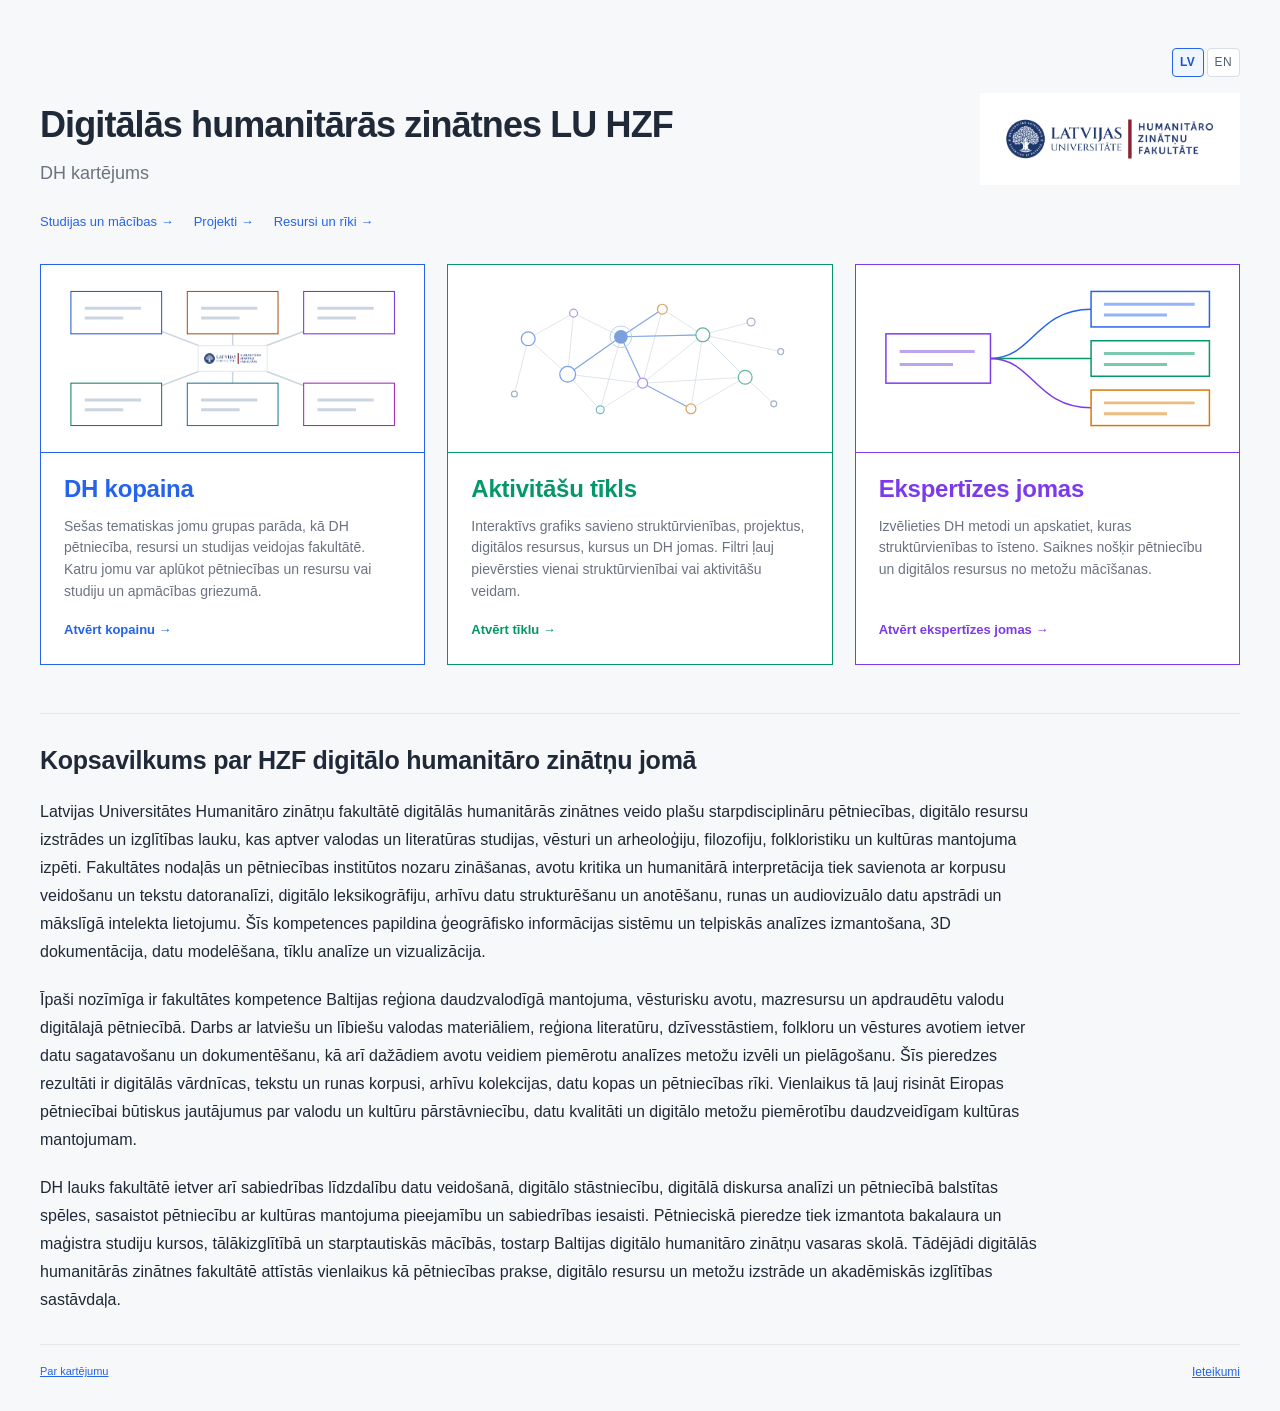
<file: index.html>
<!DOCTYPE html>
<html lang="lv">
<head>
<meta charset="utf-8"><meta name="viewport" content="width=device-width,initial-scale=1">
<title>LU HZF digitālo humanitāro zinātņu kartējums</title>
<style>
:root{--ink:#1f2937;--muted:#6b7280;--border:#e5e7eb;--bg:#f7f8fa;--blue:#2563eb;--green:#10b981;--purple:#8b5cf6}*{box-sizing:border-box}body{margin:0;background:var(--bg);color:var(--ink);font:14px/1.5 -apple-system,BlinkMacSystemFont,"Segoe UI",Roboto,Helvetica,Arial,sans-serif}main{max-width:1440px;margin:auto;padding:48px 40px 30px}.institution{font-size:12px;color:var(--muted);letter-spacing:.06em;text-transform:uppercase}header{max-width:900px}h1{font-size:36px;line-height:1.18;letter-spacing:-.025em;font-weight:650;margin:15px 0 14px}.lead{font-size:18px;color:var(--muted);max-width:800px;margin:0}.section-label{font-size:13px;font-weight:600;color:var(--muted);margin:38px 0 14px}.views{margin-top:32px;display:grid;grid-template-columns:repeat(3,minmax(0,1fr));gap:22px}.view{display:flex;flex-direction:column;text-decoration:none;color:var(--ink);background:#fff;border:1px solid var(--border);border-radius:10px;overflow:hidden;transition:border-color .15s,box-shadow .15s}.view:hover{border-color:#94a3b8;box-shadow:0 5px 20px #00000008}.view:focus-visible{outline:3px solid var(--blue);outline-offset:5px}.preview{height:188px;background:#fbfcfd;border-bottom:1px solid var(--border);padding:16px 24px;display:flex;align-items:center;justify-content:center}.preview svg{width:100%;max-width:340px;height:100%}.content{display:flex;flex-direction:column;flex:1;padding:22px 23px 24px}.eyebrow{font-size:11px;letter-spacing:.07em;text-transform:uppercase;color:var(--muted);margin-bottom:8px}.number{color:var(--blue);font-weight:700;margin-right:9px}h2{font-size:24px;line-height:1.2;margin:0 0 12px;font-weight:600;letter-spacing:-.01em}.description{font-size:14px;line-height:1.55;margin:0 0 18px;color:var(--muted)}.use{font-size:12px;margin:0 0 24px;padding-top:13px;border-top:1px solid var(--border);color:var(--muted)}.cta{margin-top:auto;font-size:13px;font-weight:600;color:var(--blue)}.context{display:grid;grid-template-columns:1fr 1fr;gap:36px;margin:30px 0 24px;padding:22px 0;border-top:1px solid var(--border);border-bottom:1px solid var(--border)}.context h3{font-size:13px;font-weight:600;margin:0 0 7px}.context p{font-size:12px;color:var(--muted);margin:0;max-width:590px}footer{font-size:11px;color:var(--muted);display:flex;justify-content:space-between;gap:20px;flex-wrap:wrap}footer a{color:var(--blue)}
@media(max-width:1050px){main{padding:32px 24px}.views{gap:15px}.content{padding:18px}h1{font-size:32px}h2{font-size:21px}.preview{padding:16px;height:160px}}
@media(max-width:760px){main{padding:26px 20px}.views{grid-template-columns:1fr}.preview{height:150px}.content{padding:20px}.context{grid-template-columns:1fr;gap:20px}h1{font-size:29px}.lead{font-size:16px}.section-label{margin-top:26px}.use{margin-bottom:18px}}
@media print{@page{size:A3 landscape;margin:12mm}*{-webkit-print-color-adjust:exact;print-color-adjust:exact}main{padding:0}.views{grid-template-columns:repeat(3,minmax(0,1fr))}.view{break-inside:avoid;box-shadow:none}footer a{display:none}}

.view{border-radius:0}.view:hover{box-shadow:none}

.offer-links{display:flex;gap:20px;flex-wrap:wrap;margin-top:25px;font-size:13px}.offer-links span{color:#6b7280}.offer-links a{color:#2563eb;text-decoration:none}

header{max-width:none;display:flex;justify-content:space-between;align-items:flex-start;gap:36px}.header-copy{max-width:900px}.header-logo{display:block;width:260px;height:auto;flex:none;margin-top:4px;background:#fff;padding:8px}.view:nth-child(1){--accent:#2563eb}.view:nth-child(2){--accent:#059669}.view:nth-child(3){--accent:#7c3aed}.view{border:1.5px solid var(--accent)}.view:hover{border-color:var(--accent);box-shadow:0 4px 18px #1725540d}.view h2,.view .cta{color:var(--accent)}.preview{background:#fff;border-bottom-color:var(--accent)}@media(max-width:1100px){.header-logo{width:210px}.header-copy{max-width:680px}}@media(max-width:760px){header{flex-direction:column-reverse;gap:18px}.header-logo{width:220px;align-self:flex-end}.header-copy{max-width:100%}}
.summary{margin-top:48px;padding-top:30px;border-top:1px solid var(--border)}.summary h2{max-width:960px;font-size:25px;line-height:1.3;margin:0 0 22px}.summary p{max-width:1000px;font-size:16px;line-height:1.75;margin:0 0 20px}.summary p:last-child{margin-bottom:0}@media(max-width:760px){.summary{margin-top:32px;padding-top:24px}.summary h2{font-size:22px}.summary p{font-size:15px;line-height:1.7}}
</style>
<script src="assets/external-links.js" defer></script>
<link rel="stylesheet" href="assets/i18n.css">
<script src="assets/translations-en.js"></script>
<script src="assets/i18n.js"></script>
</head>
<body><main><div class="language-switch" role="navigation" aria-label="Valoda"><a href="?lang=lv" data-language="lv">LV</a><a href="?lang=en" data-language="en">EN</a></div>
<header><div class="header-copy"><h1>Digitālās humanitārās zinātnes LU HZF</h1><p class="lead">DH kartējums</p></div><img data-logo-en="assets/HZF_logo_en.png" class="header-logo" src="assets/HZF_logo.png" alt="Latvijas Universitātes Humanitāro zinātņu fakultāte"></header>
<div class="offer-links"><a href="HZF_DH_piedavajums.html?sadala=studies">Studijas un mācības →</a><a href="HZF_DH_piedavajums.html?sadala=projects">Projekti →</a><a href="HZF_DH_piedavajums.html?sadala=resources">Resursi un rīki →</a></div>
<div class="views">
<a class="view" href="HZF_DH_karte.html" aria-labelledby="mapTitle">
<div class="preview"><svg viewBox="0 0 340 150" aria-hidden="true"><g fill="none" stroke="#cbd5e1" stroke-width="1.5"><path d="M170 75L52 30M170 75L170 30M170 75L288 30M170 75L52 120M170 75L170 120M170 75L288 120"/></g><g fill="#fff" stroke="#e5e7eb"><rect x="6" y="7" width="92" height="43" fill="#fff" stroke="#1d4ed8" rx="0"/><rect x="124" y="7" width="92" height="43" fill="#fff" stroke="#a34b16" rx="0"/><rect x="242" y="7" width="92" height="43" fill="#fff" stroke="#6d28d9" rx="0"/><rect x="6" y="100" width="92" height="43" fill="#fff" stroke="#047857" rx="0"/><rect x="124" y="100" width="92" height="43" fill="#fff" stroke="#0e7490" rx="0"/><rect x="242" y="100" width="92" height="43" fill="#fff" stroke="#a21caf" rx="0"/><rect x="135" y="62" width="70" height="26" rx="0"/></g><g stroke="#cbd5e1" stroke-width="3"><path d="M20 24H77M20 34H59M138 24H195M138 34H177M256 24H313M256 34H295M20 117H77M20 127H59M138 117H195M138 127H177M256 117H313M256 127H295"/></g><image data-logo-en="assets/HZF_logo_en.png" href="assets/HZF_logo.png" x="136" y="64" width="68" height="22" preserveAspectRatio="xMidYMid meet"/></svg></div>
<div class="content"><h2 id="mapTitle">DH kopaina</h2><p class="description">Sešas tematiskas jomu grupas parāda, kā DH pētniecība, resursi un studijas veidojas fakultātē. Katru jomu var aplūkot pētniecības un resursu vai studiju un apmācības griezumā.</p><span class="cta">Atvērt kopainu →</span></div></a>
<a class="view" href="HZF_DH_tikls.html" aria-labelledby="networkTitle">
<div class="preview"><svg viewBox="0 0 340 150" aria-hidden="true"><g fill="none" stroke="#bac8d6" stroke-opacity=".55" stroke-width=".85"><path d="M57 55L103 29L151 53L193 25L234 51L283 38M57 55L97 91L151 53L173 100L234 51L277 94M97 91L130 127L173 100L222 126L277 94M103 29L97 91M151 53L234 51M193 25L173 100M173 100L277 94M57 55L43 111M277 94L306 121M234 51L313 68M151 53L130 127M173 100L97 91M222 126L234 51"/></g><g fill="none" stroke="#6896e8" stroke-width="1.15" stroke-opacity=".8"><path d="M97 91L151 53L193 25M151 53L234 51M151 53L173 100L222 126"/></g><g fill="#fff" stroke-width="1.25"><circle cx="57" cy="55" r="7" stroke="#7aa2ec"/><circle cx="103" cy="29" r="4" stroke="#b49adf"/><circle cx="193" cy="25" r="5" stroke="#d8a568"/><circle cx="234" cy="51" r="7" stroke="#65b69b"/><circle cx="283" cy="38" r="4" stroke="#a4b4c6"/><circle cx="97" cy="91" r="8" stroke="#7aa2ec"/><circle cx="173" cy="100" r="5" stroke="#ae93dd"/><circle cx="277" cy="94" r="7" stroke="#65b69b"/><circle cx="130" cy="127" r="4" stroke="#73b9ca"/><circle cx="222" cy="126" r="5" stroke="#d8a568"/><circle cx="43" cy="111" r="3" stroke="#a4b4c6"/><circle cx="306" cy="121" r="3" stroke="#a4b4c6"/><circle cx="313" cy="68" r="3" stroke="#a4b4c6"/></g><circle cx="151" cy="53" r="7" fill="#7c9fe0"/><circle cx="151" cy="53" r="11" fill="none" stroke="#bfd0ef" stroke-width="1"/></svg></div>
<div class="content"><h2 id="networkTitle">Aktivitāšu tīkls</h2><p class="description">Interaktīvs grafiks savieno struktūrvienības, projektus, digitālos resursus, kursus un DH jomas. Filtri ļauj pievērsties vienai struktūrvienībai vai aktivitāšu veidam.</p><span class="cta">Atvērt tīklu →</span></div></a>
<a class="view" href="HZF_DH_ekspertize.html" aria-labelledby="expertTitle">
<div class="preview"><svg viewBox="0 0 340 150" aria-hidden="true"><g fill="none" stroke-width="1.5"><path stroke="#2563eb" d="M112 75C155 75 158 25 214 25"/><path stroke="#059669" d="M112 75H214"/><path stroke="#7c3aed" d="M112 75C155 75 158 125 214 125"/></g><g fill="#fff" stroke-width="1.5"><rect x="6" y="50" width="106" height="50" stroke="#7c3aed"/><rect x="214" y="7" width="120" height="36" stroke="#2563eb"/><rect x="214" y="57" width="120" height="36" stroke="#059669"/><rect x="214" y="107" width="120" height="36" stroke="#d97706"/></g><g stroke-width="3"><path stroke="#bca4ef" d="M20 68H96M20 81H74"/><path stroke="#93b4f7" d="M227 20h92M227 31h64"/><path stroke="#7cc9b1" d="M227 70h92M227 81h64"/><path stroke="#edbd7d" d="M227 120h92M227 131h64"/></g></svg></div>
<div class="content"><h2 id="expertTitle">Ekspertīzes jomas</h2><p class="description">Izvēlieties DH metodi un apskatiet, kuras struktūrvienības to īsteno. Saiknes nošķir pētniecību un digitālos resursus no metožu mācīšanas.</p><span class="cta">Atvērt ekspertīzes jomas →</span></div></a>
</div>


<section class="summary" aria-labelledby="summaryTitle">
<h2 id="summaryTitle">Kopsavilkums par HZF digitālo humanitāro zinātņu jomā</h2>
<p>Latvijas Universitātes Humanitāro zinātņu fakultātē digitālās humanitārās zinātnes veido plašu starpdisciplināru pētniecības, digitālo resursu izstrādes un izglītības lauku, kas aptver valodas un literatūras studijas, vēsturi un arheoloģiju, filozofiju, folkloristiku un kultūras mantojuma izpēti. Fakultātes nodaļās un pētniecības institūtos nozaru zināšanas, avotu kritika un humanitārā interpretācija tiek savienota ar korpusu veidošanu un tekstu datoranalīzi, digitālo leksikogrāfiju, arhīvu datu strukturēšanu un anotēšanu, runas un audiovizuālo datu apstrādi un mākslīgā intelekta lietojumu. Šīs kompetences papildina ģeogrāfisko informācijas sistēmu un telpiskās analīzes izmantošana, 3D dokumentācija, datu modelēšana, tīklu analīze un vizualizācija.</p>
<p>Īpaši nozīmīga ir fakultātes kompetence Baltijas reģiona daudzvalodīgā mantojuma, vēsturisku avotu, mazresursu un apdraudētu valodu digitālajā pētniecībā. Darbs ar latviešu un lībiešu valodas materiāliem, reģiona literatūru, dzīvesstāstiem, folkloru un vēstures avotiem ietver datu sagatavošanu un dokumentēšanu, kā arī dažādiem avotu veidiem piemērotu analīzes metožu izvēli un pielāgošanu. Šīs pieredzes rezultāti ir digitālās vārdnīcas, tekstu un runas korpusi, arhīvu kolekcijas, datu kopas un pētniecības rīki. Vienlaikus tā ļauj risināt Eiropas pētniecībai būtiskus jautājumus par valodu un kultūru pārstāvniecību, datu kvalitāti un digitālo metožu piemērotību daudzveidīgam kultūras mantojumam.</p>
<p>DH lauks fakultātē ietver arī sabiedrības līdzdalību datu veidošanā, digitālo stāstniecību, digitālā diskursa analīzi un pētniecībā balstītas spēles, sasaistot pētniecību ar kultūras mantojuma pieejamību un sabiedrības iesaisti. Pētnieciskā pieredze tiek izmantota bakalaura un maģistra studiju kursos, tālākizglītībā un starptautiskās mācībās, tostarp Baltijas digitālo humanitāro zinātņu vasaras skolā. Tādējādi digitālās humanitārās zinātnes fakultātē attīstās vienlaikus kā pētniecības prakse, digitālo resursu un metožu izstrāde un akadēmiskās izglītības sastāvdaļa.</p>
</section>
<footer style="margin-top:30px;padding-top:18px;border-top:1px solid #e5e7eb"><a href="par-kartejumu.html">Par kartējumu</a> <a href="ieteikumi.html" style="margin-left:10px;font-size:12px">Ieteikumi</a></footer></main></body></html>
</file>
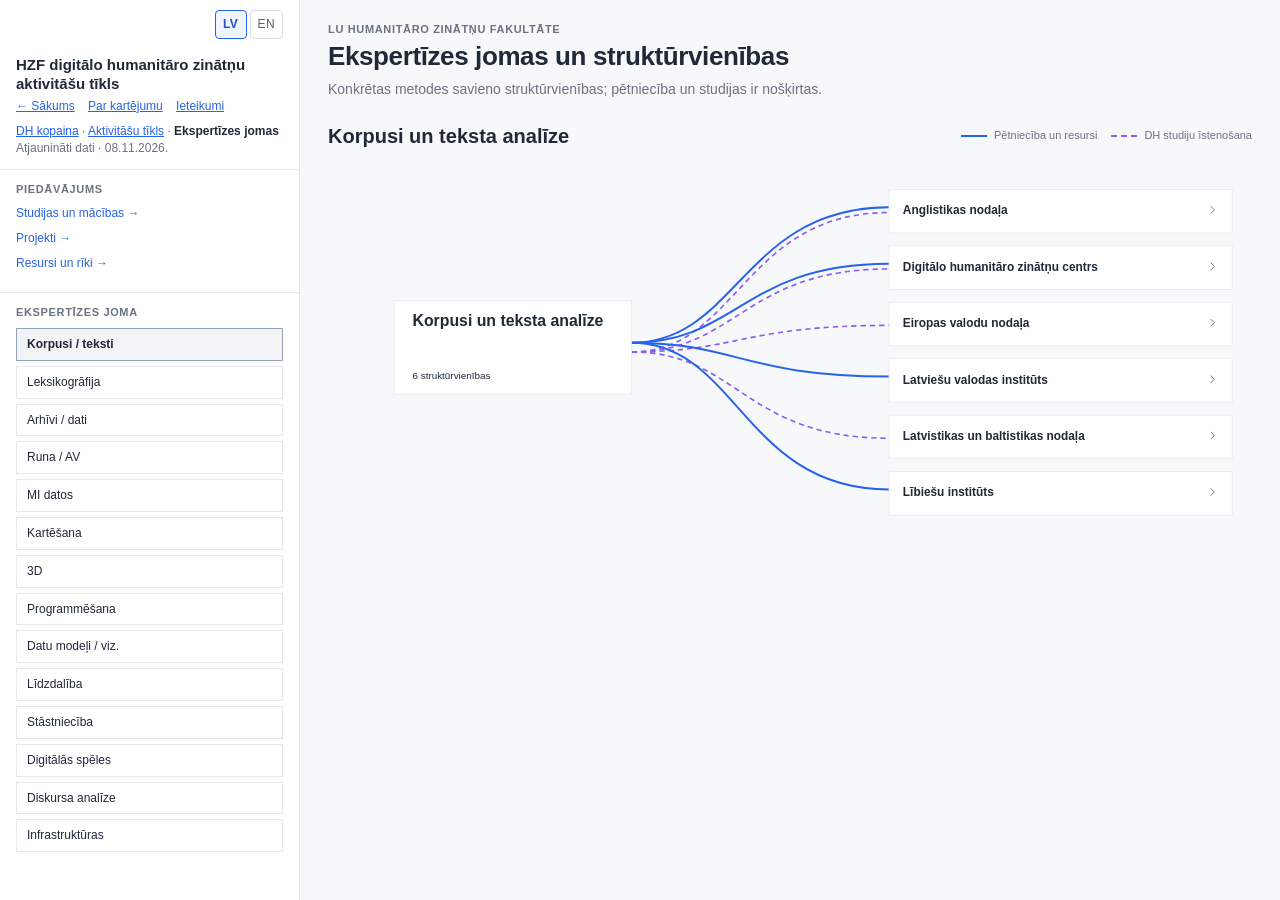
<file: HZF_DH_ekspertize.html>
<!DOCTYPE html>
<html lang="lv"><head><meta charset="utf-8"><meta name="viewport" content="width=device-width,initial-scale=1"><title>LU HZF · DH kartējums</title>
<style>
:root{--ink:#142e3b;--muted:#566d78;--paper:#f5f6f2;--line:#d7dfdc;--teal:#087d81;--purple:#6854a4}*{box-sizing:border-box}[hidden]{display:none!important}body{margin:0;background:var(--paper);color:var(--ink);font:16px/1.45 -apple-system,BlinkMacSystemFont,'Segoe UI',Arial,sans-serif}button,a{touch-action:manipulation}button{font:inherit;cursor:pointer}a{color:#075e6a}button:focus-visible,a:focus-visible{outline:3px solid #0d949b;outline-offset:4px}header{padding:25px 4vw 17px;display:flex;align-items:center;justify-content:space-between;gap:20px}.kicker{font-size:12px;letter-spacing:.12em;text-transform:uppercase;color:var(--muted);font-weight:650}h1{font-size:34px;line-height:1.14;letter-spacing:-.025em;margin:6px 0;font-weight:650}.subtitle{color:var(--muted);margin:0;font-size:16px}nav{display:flex;gap:6px;flex-shrink:0}nav a{text-decoration:none;padding:10px 15px;border-radius:5px;font-size:14px;color:var(--ink)}nav .active{background:var(--ink);color:white}main{max-width:1700px;margin:auto;padding:0 4vw 25px}.overview{position:relative;isolation:isolate;padding:7px 0}.branches{position:absolute;inset:0;width:100%;height:100%;z-index:-1;pointer-events:none}.domain-grid{display:grid;grid-template-columns:repeat(3,minmax(0,1fr));gap:110px 40px;padding:18px 0}.domain{position:relative;background:#fff;border:1px solid #d7dfdc;border-radius:10px;box-shadow:0 4px 16px #17333d06;padding:20px 23px 17px;text-align:left;color:var(--ink);min-height:250px;display:flex;flex-direction:column;transition:transform .15s,box-shadow .15s}.domain:hover{transform:translateY(-3px);box-shadow:0 7px 24px #17333d16}.domain:before{content:'';position:absolute;left:23px;right:23px;top:0;height:5px;border-radius:0 0 3px 3px;background:var(--accent)}.domain-top{display:flex;align-items:start;gap:12px}.domain-index{font-size:14px;color:var(--accent);font-weight:650;padding-top:5px}.domain h2{font-size:24px;line-height:1.15;font-weight:600;margin:0 0 9px;letter-spacing:-.02em}.methods{color:var(--muted);font-size:14px;margin:0 0 17px;min-height:40px}.examples{margin:0 0 14px;font-size:17px;line-height:1.45}.examples span{color:var(--accent)}.unitline{margin-top:auto;border-top:1px solid #e3e7e3;padding-top:10px;font-size:13px;color:var(--muted);line-height:1.5}.unitline b{font-weight:550;color:var(--ink)}.hub{position:absolute;left:50%;top:50%;transform:translate(-50%,-50%);padding:12px 34px;background:var(--ink);color:white;border-radius:40px;white-space:nowrap;font-size:21px;font-weight:600;letter-spacing:.04em}.hub small{font-size:12px;color:#c4d9da;font-weight:400;letter-spacing:0;margin-left:16px}.microlegend{display:flex;align-items:center;justify-content:space-between;gap:15px;flex-wrap:wrap;color:var(--muted);font-size:12px;padding:8px 0 0}.microlegend a{text-decoration:none}.subtle{color:var(--muted);font-size:13px}.quietbutton{border:1px solid var(--line);border-radius:5px;background:transparent;color:var(--ink);padding:6px 11px;font-size:13px}.methodbar{display:flex;flex-wrap:wrap;gap:7px;padding:12px 0 18px;border-bottom:1px solid var(--line)}.methodbar button{background:transparent;border:1px solid #c9d6d5;color:var(--ink);border-radius:30px;padding:8px 15px;font-size:14px}.methodbar button[aria-pressed=true]{background:var(--ink);color:white;border-color:var(--ink)}.focusheader{display:flex;justify-content:space-between;align-items:center;margin-top:17px;gap:20px}.focusheader h2{font-size:25px;letter-spacing:-.02em;margin:0;font-weight:600}.legend{display:flex;flex-wrap:wrap;align-items:center;gap:19px;font-size:12px;color:var(--muted)}.legend span{display:flex;align-items:center;gap:7px}.line{width:26px;height:0;border-top:3px solid var(--teal);display:inline-block}.line.study{border-color:var(--purple);border-top-style:dashed}.flow{width:100%;display:block;height:auto;min-height:280px}.flow text{font-family:-apple-system,BlinkMacSystemFont,'Segoe UI',Arial,sans-serif;fill:var(--ink)}.node{cursor:pointer}.node:hover rect{stroke:#3c6e77;stroke-width:2}.faint{opacity:.24}.blank{padding:50px;text-align:center;color:var(--muted)}.hint{font-size:12px;color:var(--muted);margin:0}.actions{display:flex;gap:15px;align-items:center}.scope{margin-top:16px;border-top:1px solid var(--line);padding-top:12px}.scope summary{font-size:13px;color:var(--muted);cursor:pointer}.scope p{font-size:13px;color:var(--muted);max-width:1100px}.scope a{overflow-wrap:anywhere}.scope .extras{display:flex;gap:18px;flex-wrap:wrap}dialog{border:1px solid var(--line);border-radius:9px;width:calc(100% - 40px);max-width:850px;max-height:88vh;background:#fff;color:var(--ink);padding:25px;box-shadow:0 15px 100px #142e3b45}dialog::backdrop{background:#142e3b77}.dhead{display:flex;justify-content:space-between;align-items:start;gap:20px;padding-bottom:10px}dialog h2{margin:5px 0 0;font-size:25px;line-height:1.25}dialog h3{font-size:17px;margin:10px 0}.entry{padding:17px 0;border-top:1px solid var(--line)}.entry p{font-size:14px;margin:6px 0}.tags{display:flex;gap:6px;flex-wrap:wrap;font-size:11px;color:var(--muted)}.tags span{background:#edf2f1;padding:3px 6px;border-radius:3px}.entry details{font-size:12px;margin-top:10px}.entry details li{overflow-wrap:anywhere;margin:5px 0}.entry details summary{cursor:pointer;color:#526e78}.dintro{font-size:14px;color:var(--muted);margin-bottom:17px}.unitfilters{display:flex;flex-wrap:wrap;gap:8px;margin:12px 0}.unitfilters button{border:1px solid var(--line);background:transparent;border-radius:5px;padding:7px 10px;font-size:12px}.unitfilters .selected{background:#e5f0ef;border-color:#568a8b}.printonly{display:none}footer{display:flex;justify-content:space-between;gap:15px;flex-wrap:wrap;font-size:11px;color:var(--muted);margin-top:16px}.overview-title{display:none}
@media(min-width:1600px){.domain{min-height:280px}.domain h2{font-size:28px}.examples{font-size:20px}.unitline{font-size:14px}}
@media(max-width:1100px){header{align-items:start}h1{font-size:28px}nav a{padding:8px 10px}.domain-grid{gap:90px 22px}.domain{padding:18px;min-height:270px}.domain:before{left:18px;right:18px}.domain h2{font-size:21px}.examples{font-size:16px}.unitline{font-size:12px}.hub{font-size:18px}.hub small{display:none}}
@media(max-width:760px){header{flex-direction:column;padding:23px 20px 10px;gap:12px}h1{font-size:27px}main{padding:0 20px 24px}.subtitle{font-size:14px}.domain-grid{grid-template-columns:1fr;gap:16px}.domain{min-height:0}.domain h2{font-size:24px}.methods{min-height:0}.unitline{font-size:13px}.branches,.hub{display:none}.domain-grid{padding-top:14px}.domain-index{font-size:12px}.focusheader{display:block}.legend{margin-top:12px}.methodbar{gap:6px}.methodbar button{font-size:12px;padding:7px 11px}.focusheader h2{font-size:22px}.microlegend{display:block}.microlegend .actions{margin:10px 0}.flow{min-height:0}.scope .extras{display:grid}}
@media print{@page{size:A3 landscape;margin:12mm}*{-webkit-print-color-adjust:exact;print-color-adjust:exact}body{background:var(--paper)}header{padding:0 0 12px}main{padding:0}nav,.actions,.scope,footer,.methodbar,.hint,.microlegend,.dhead button{display:none!important}.domain-grid{gap:82px 25px;padding:10px 0}.domain{min-height:225px;box-shadow:none}.domain h2{font-size:23px}.hub{font-size:18px}.hub small{display:none}.overview{break-inside:avoid}.flow{max-height:600px}.focusheader{margin-top:0}.subtitle{font-size:14px}.domain .unitline{font-size:12px}}

/* Shared appearance with the activity network. */
:root{--ink:#1f2937;--muted:#6b7280;--paper:#f7f8fa;--line:#e5e7eb;--teal:#2563eb;--purple:#8b5cf6}
html,body{height:100%;font-family:-apple-system,BlinkMacSystemFont,"Segoe UI",Roboto,Helvetica,Arial,sans-serif}
body{font-size:14px;line-height:1.4}a{color:#2563eb}
#app{display:flex;height:100vh;overflow:hidden}#sidebar{width:300px;min-width:300px;background:#fff;border-right:1px solid var(--line);overflow:auto}
#sidebar h1{font-size:15px;letter-spacing:0;margin:0;padding:16px 16px 4px;line-height:1.3;font-weight:700}
#sidebar .sub{font-size:12px;color:var(--muted);padding:0 16px 12px}nav{display:inline;line-height:1.45}nav a{padding:0;border-radius:0;font-size:12px;color:#2563eb;text-decoration:underline}nav .active{background:transparent;color:var(--ink);text-decoration:none;font-weight:700;pointer-events:none}
.side-section{padding:12px 16px;border-top:1px solid var(--line)}.side-section h2{font-size:11px;text-transform:uppercase;letter-spacing:.06em;color:var(--muted);margin:0 0 8px}.side-note{font-size:12px;color:var(--muted);margin:8px 0;line-height:1.5}.side-link{font-size:12px}.key{display:flex;align-items:center;gap:9px;font-size:13px;margin:8px 0}.key-dot{width:12px;height:12px;border-radius:50%;background:#10b981}.key-diamond{width:11px;height:11px;background:#2563eb;transform:rotate(45deg)}
main{flex:1;min-width:0;max-width:none;padding:0 28px 20px;overflow:auto;margin:0}header{padding:22px 0 14px;display:block}.kicker{font-size:11px;letter-spacing:.06em}h1{font-size:26px;font-weight:600;margin:5px 0 8px;letter-spacing:-.015em}.subtitle{font-size:14px}
.domain-grid{gap:82px 22px;padding:16px 0}.domain{border:1px solid var(--line);border-radius:8px;box-shadow:none;padding:18px 18px 14px;min-height:248px}.domain:hover{transform:none;box-shadow:0 3px 14px #0000000d;border-color:#10b981}.domain:before{height:3px;left:18px;right:18px}.domain-index{font-size:12px;padding-top:3px}.domain h2{font-size:21px;font-weight:600;letter-spacing:-.01em}.methods{font-size:12px;min-height:34px;margin-bottom:13px}.examples{font-size:15px}.examples span{color:#047857}.unitline{font-size:12px;border-color:var(--line)}.hub{background:#fff;border:1px solid var(--line);color:var(--ink);border-radius:8px;font-size:17px;padding:10px 23px;letter-spacing:0}.hub small{color:var(--muted);font-size:11px}.branches path{stroke:#cbd5e1}.microlegend{font-size:11px}.quietbutton{background:#fff;border-radius:6px}.methodbar{padding:0;border:0;display:grid;gap:5px}.methodbar button{font-size:12px;text-align:left;padding:7px 10px;border:1px solid var(--line);border-radius:6px;background:#fff}.methodbar button:hover{background:#f3f4f6}.methodbar button[aria-pressed=true]{background:#ecfdf5;color:#065f46;border-color:#10b981;font-weight:600}.focusheader{margin-top:8px}.focusheader h2{font-size:20px;letter-spacing:0}.legend{font-size:11px;gap:14px}.line{border-color:#2563eb;border-width:2px}.line.study{border-color:#8b5cf6}.flow{min-height:0}.hint{font-size:11px}.scope p,.scope summary{font-size:12px}.tags span{background:#f3f4f6}dialog{border-color:var(--line);box-shadow:0 6px 24px #00000020;border-radius:10px}dialog::backdrop{background:#11182766}.unitfilters .selected{background:#ecfdf5;border-color:#10b981}footer{font-size:11px}
@media(min-width:1600px){.domain{min-height:260px}.domain h2{font-size:23px}.examples{font-size:16px}}
@media(max-width:1150px) and (min-width:901px){main{padding:0 20px 20px}.domain-grid{grid-template-columns:repeat(2,minmax(0,1fr));gap:18px}.hub,.branches{display:none}.domain{min-height:240px}.focusheader{display:block}.legend{margin-top:10px}}
@media(max-width:900px){html,body{height:auto}#app{display:block;height:auto;overflow:visible}#sidebar{width:100%;min-width:0;overflow:visible}main{overflow:visible;padding:0 20px 20px}header{padding:20px 0 12px}.side-section{padding:10px 16px}#methodSection .methodbar{display:flex;flex-wrap:wrap}#sidebar .side-section:not(#methodSection){display:none}.domain-grid{grid-template-columns:repeat(2,minmax(0,1fr));gap:16px}.hub,.branches{display:none}.domain{min-height:230px}.focusheader{display:block}.legend{margin-top:10px}}
@media(max-width:600px){.domain-grid{grid-template-columns:1fr}.domain{min-height:0}.domain h2{font-size:21px}h1{font-size:24px}.unitline{font-size:12px}.flow{min-height:0}}
@media print{html,body{height:auto}#app{display:block;height:auto;overflow:visible}#sidebar{display:none!important}main{overflow:visible;padding:0}header{padding-top:0}.domain-grid{grid-template-columns:repeat(3,minmax(0,1fr));gap:82px 22px}.hub,.branches{display:block}.domain{min-height:230px}.flow{max-height:600px}}


.course-span{display:flex;align-items:center;gap:24px;justify-content:space-between;padding:16px 18px;margin:18px 0 12px;border:1px solid #e5e7eb;border-left:3px solid #8b5cf6;border-radius:8px;background:#fff}.course-span h2{font-size:17px;margin:0 0 7px}.course-span p{font-size:13px;margin:0;max-width:950px}.course-span .side-note{font-size:11px;margin-top:7px}.course-span button{flex-shrink:0}@media(max-width:760px){.course-span{display:block}.course-span button{margin-top:12px}}

.education-block{margin:18px 0 12px}.education-block>h2{font-size:17px;margin:0 0 10px}.education-grid{display:grid;grid-template-columns:1fr 1fr;gap:18px}.education-grid .course-span{margin:0;display:flex;flex-direction:column;align-items:flex-start;justify-content:space-between;gap:12px;padding:14px 17px}.course-span h3{font-size:16px;margin:0 0 8px}.education-grid .course-span p{font-size:12px}.education-grid .course-span .side-note{font-size:11px}.education-grid .quietbutton{font-size:12px}@media(max-width:1000px){.education-grid{grid-template-columns:1fr}}

.domain-icon{width:25px;height:25px;display:block;color:#64748b}.domain-index{padding-top:0;flex-shrink:0}.domain-top{gap:10px}

.domain,.hub,.course-span,dialog,.quietbutton,.methodbar button,.unitfilters button,.tags span{border-radius:0}.domain:before{display:none}.domain:hover{border-color:#94a3b8;box-shadow:none}.course-span{border-left:1px solid #e5e7eb}.methodbar button[aria-pressed=true]{background:#f3f4f6;border-color:#94a3b8;color:#1f2937}.flow rect{rx:0}

/* Compact overview: six thematic panels around one faculty hub. */
body[data-mode="map"] .overview{max-width:1100px;margin:10px auto 0;padding:25px 0}
body[data-mode="map"] .domain-grid{grid-template-columns:repeat(3,minmax(0,1fr));grid-template-rows:152px 152px;gap:110px 42px;padding:0}
body[data-mode="map"] .domain{min-height:0;height:100%;padding:23px 26px;display:flex;flex-direction:column;justify-content:center;align-items:flex-start;background:#fff;border:1px solid #d9dee5;border-radius:0;box-shadow:none}
body[data-mode="map"] .domain:hover{border-color:#94a3b8;background:#fbfcfd}
body[data-mode="map"] .domain h2{font-size:21px;line-height:1.2;margin:0 0 11px;letter-spacing:-.01em}
body[data-mode="map"] .domain .methods{font-size:13px;line-height:1.45;margin:0;min-height:0;color:#6b7280}
body[data-mode="map"] .hub{display:block;position:absolute;left:50%;top:50%;transform:translate(-50%,-50%);padding:11px 28px;background:#fff;color:#1f2937;border:1px solid #d9dee5;border-radius:0;font-size:22px;font-weight:600;letter-spacing:0;white-space:nowrap}
body[data-mode="map"] .branches{display:block}
body[data-mode="map"] .education-block{max-width:1100px;margin:16px auto 0}
@media(max-width:1150px) and (min-width:901px){body[data-mode="map"] .domain-grid{gap:100px 22px;grid-template-rows:160px 160px}body[data-mode="map"] .domain{padding:17px}body[data-mode="map"] .domain h2{font-size:18px}body[data-mode="map"] .domain .methods{font-size:12px}}
@media(max-width:900px){body[data-mode="map"] .domain-grid{gap:90px 24px}body[data-mode="map"] .domain{padding:18px}body[data-mode="map"] .domain h2{font-size:18px}}
@media(max-width:700px){body[data-mode="map"] .overview{padding:12px 0}body[data-mode="map"] .domain-grid{grid-template-columns:1fr;grid-template-rows:none;gap:14px}body[data-mode="map"] .domain{min-height:115px;padding:20px}body[data-mode="map"] .domain h2{font-size:20px}body[data-mode="map"] .hub,body[data-mode="map"] .branches{display:none}}
@media print{body[data-mode="map"] .domain-grid{grid-template-columns:repeat(3,minmax(0,1fr));grid-template-rows:152px 152px;gap:110px 42px}body[data-mode="map"] .hub,body[data-mode="map"] .branches{display:block}}


body[data-mode="map"] .domain{background:#fff;border-color:var(--group-ink)}body[data-mode="map"] .domain:hover{background:#fff;border-color:var(--group-ink);box-shadow:0 0 0 1px var(--group-ink)}body[data-mode="map"] .domain-heading{display:flex;align-items:flex-start;gap:12px;margin-bottom:12px}body[data-mode="map"] .domain-heading h2{color:var(--group-ink);margin:0}body[data-mode="map"] .domain .domain-icon{color:var(--group-ink);width:27px;height:27px;flex-shrink:0}body[data-mode="map"] .domain .methods{color:#52616f}.domain-heading{width:100%}

.overview-filters{display:flex;gap:8px;flex-wrap:wrap;margin:8px 0 4px}.overview-filters button{font-size:13px;padding:8px 15px;background:#fff;border:1px solid #d9dee5;border-radius:0;color:#4b5563}.overview-filters button[aria-pressed=true]{background:#1f2937;color:#fff;border-color:#1f2937}body[data-mode="map"] .domain{padding:18px 24px}body[data-mode="map"] .domain-heading{margin-bottom:8px}.domain-total{font-size:11px;margin-top:10px;color:var(--group-ink)}.empty-domain{opacity:.45}body[data-mode="map"] .hub{padding:10px 25px;font:600 20px -apple-system,BlinkMacSystemFont,"Segoe UI",Arial,sans-serif;cursor:pointer}#overviewCount{display:block;font-size:11px;font-weight:400;color:#6b7280;margin-top:5px}body[data-mode="map"] .domain-grid{grid-template-rows:170px 170px;gap:110px 42px}
@media(max-width:1150px) and (min-width:901px){body[data-mode="map"] .domain-grid{gap:100px 22px;grid-template-rows:180px 180px}body[data-mode="map"] .domain{padding:16px}}
@media(max-width:700px){body[data-mode="map"] .domain-grid{grid-template-rows:none;gap:14px}body[data-mode="map"] .domain{height:auto;min-height:135px}body[data-mode="map"] .hub{display:block;position:static;transform:none;margin:20px auto 0}.overview-filters button{font-size:12px;padding:8px 11px}}


.overview-filters a{font-size:13px;padding:8px 14px;background:#fff;border:1px solid #d9dee5;color:#2563eb;text-decoration:none}.overview-filters a:hover{background:#f3f4f6}.offer-nav a{display:block;font-size:12px;margin:8px 0;text-decoration:none}@media(max-width:900px){#sidebar .offer-nav{display:block!important}}

body[data-mode="map"] .domain-grid{grid-template-rows:190px 190px}body[data-mode="map"] .domain{padding:22px 24px;justify-content:flex-start;align-items:stretch}body[data-mode="map"] .domain-heading{height:52px;min-height:52px;margin:0 0 12px;align-items:flex-start}body[data-mode="map"] .domain-heading h2{font-size:20px;line-height:25px}body[data-mode="map"] .domain .domain-icon{width:27px;height:27px;flex:0 0 27px}body[data-mode="map"] .domain .methods{height:39px;min-height:39px;font-size:13px;line-height:19px}body[data-mode="map"] .domain-total{margin-top:auto;font-size:11px;line-height:16px}
@media(max-width:1150px) and (min-width:901px){body[data-mode="map"] .domain-grid{grid-template-rows:220px 220px}body[data-mode="map"] .domain{padding:18px 16px}body[data-mode="map"] .domain-heading{height:75px;min-height:75px;gap:9px}body[data-mode="map"] .domain-heading h2{font-size:17px;line-height:23px}body[data-mode="map"] .domain .methods{font-size:12px;height:52px;min-height:52px;line-height:17px}}
@media(max-width:900px) and (min-width:701px){body[data-mode="map"] .domain-grid{grid-template-rows:220px 220px}body[data-mode="map"] .domain{padding:18px 16px}body[data-mode="map"] .domain-heading{height:75px;min-height:75px;gap:9px}body[data-mode="map"] .domain-heading h2{font-size:17px;line-height:23px}body[data-mode="map"] .domain .methods{font-size:12px;height:52px;min-height:52px;line-height:17px}}
@media(max-width:700px){body[data-mode="map"] .domain-grid{grid-template-rows:none;grid-auto-rows:184px}body[data-mode="map"] .domain{height:184px;min-height:184px;padding:20px}body[data-mode="map"] .domain-heading{height:52px;min-height:52px}body[data-mode="map"] .domain-heading h2{font-size:18px;line-height:24px}body[data-mode="map"] .domain .methods{height:42px;min-height:42px;font-size:12px;line-height:18px}}


body[data-mode="map"] .domain-grid{row-gap:150px}body[data-mode="map"] .hub{width:300px;padding:4px 12px 8px;background:#fff;border:0}.hzf-logo{display:block;width:100%;height:auto}#overviewCount{margin-top:0}@media(max-width:700px){body[data-mode="map"] .domain-grid{row-gap:14px}body[data-mode="map"] .hub{max-width:100%;margin:18px auto 0}}

.entry,.offer{position:relative}.affiliation-dot{position:absolute;right:14px;top:14px;width:9px;height:9px;border-radius:50%;background:#9ca3af;box-shadow:0 0 0 3px #fff}.affiliation-dot.active{background:#16a34a}.affiliation-dot:focus-visible{outline:2px solid #2563eb;outline-offset:3px}.entry .tags,.offer-top{padding-right:20px}.course-meta{font-size:12px;color:#566273;margin:6px 0 12px}
</style><script src="assets/external-links.js" defer></script>
<link rel="stylesheet" href="assets/i18n.css">
<script src="assets/translations-en.js"></script>
<script src="assets/i18n.js"></script>
</head><body data-mode="expert">
<div id="app"><aside id="sidebar"><div class="language-switch" role="navigation" aria-label="Valoda"><a href="?lang=lv" data-language="lv">LV</a><a href="?lang=en" data-language="en">EN</a></div>
<h1>HZF digitālo humanitāro zinātņu aktivitāšu tīkls</h1>
<div class="sub"><a href="index.html" style="display:inline-block;margin-bottom:8px">← Sākums</a> <a href="par-kartejumu.html" style="display:inline-block;margin-left:10px;font-size:12px">Par kartējumu</a> <a href="ieteikumi.html" style="margin-left:10px;font-size:12px">Ieteikumi</a><br><nav aria-label="Skati"><a href="HZF_DH_karte.html" id="navMap">DH kopaina</a><span> · </span><a href="HZF_DH_tikls.html" id="navNetwork">Aktivitāšu tīkls</a><span> · </span><a href="HZF_DH_ekspertize.html" id="navExpert">Ekspertīzes jomas</a></nav><br>Atjaunināti dati · 08.11.2026.</div>
<section class="side-section offer-nav"><h2>Piedāvājums</h2><a href="HZF_DH_piedavajums.html?sadala=studies">Studijas un mācības →</a><a href="HZF_DH_piedavajums.html?sadala=projects">Projekti →</a><a href="HZF_DH_piedavajums.html?sadala=resources">Resursi un rīki →</a></section><section class="side-section" id="methodSection" hidden><h2>Ekspertīzes joma</h2><div class="methodbar" id="methods" aria-label="Izvēlēties ekspertīzes jomu"></div></section>


</aside><main><header><div><div class="kicker">LU Humanitāro zinātņu fakultāte</div><h1 id="pageTitle"></h1><p class="subtitle" id="pageSub"></p></div></header>
<div class="overview-filters" id="overviewFilters" aria-label="Piedāvājuma saraksti"><a href="HZF_DH_piedavajums.html?sadala=studies">Studijas un mācības →</a><a href="HZF_DH_piedavajums.html?sadala=projects">Projekti →</a><a href="HZF_DH_piedavajums.html?sadala=resources">Resursi un rīki →</a></div><section id="overview" class="overview" aria-label="Sešas DH darbības jomu grupas"><svg class="branches" viewBox="0 0 1400 700" preserveAspectRatio="none" aria-hidden="true"><g fill="none" stroke="#b7cbca" stroke-width="2"><path d="M700 350 C700 300 220 360 220 220"/><path d="M700 350 L700 220"/><path d="M700 350 C700 300 1180 360 1180 220"/><path d="M700 350 C700 400 220 340 220 480"/><path d="M700 350 L700 480"/><path d="M700 350 C700 400 1180 340 1180 480"/></g></svg><div class="domain-grid" id="domains"></div><button type="button" class="hub" id="overviewHub" aria-label="LU Humanitāro zinātņu fakultāte; atvērt visus ierakstus"><img data-logo-en="assets/HZF_logo_en.png" class="hzf-logo" src="assets/HZF_logo.png" alt="Latvijas Universitātes Humanitāro zinātņu fakultāte"></button></section>
<section id="expert" hidden><div class="focusheader"><h2 id="focusTitle"></h2><div class="legend"><span><i class="line"></i>Pētniecība un resursi</span><span><i class="line study"></i>DH studiju īstenošana</span></div></div><div id="flowWrap"></div></section>



</main></div>
<dialog id="details" aria-labelledby="dialogTitle"><div class="dhead"><div><div class="kicker" id="dialogKicker"></div><h2 id="dialogTitle"></h2></div><button class="quietbutton" id="close" type="button">Aizvērt</button></div><div id="dialogBody"></div></dialog>
<script>
const DATA={"date":"08.11.2026.","basis":"Nodaļu veidnes un doktorantes apkopojums; avotu papildinājumi 07.–08.11.2026.","records":[{"id":"P3","name":"Latviešu diasporas identitātes transformācija: teksts, valoda, digitālā vide (LATDIT)","type":"Projekts","depts":["Anglistikas nodaļa"],"expertUnits":["Anglistikas nodaļa"],"roles":{"Anglistikas nodaļa":"Struktūrvienības norādīta saikne"},"kws":["angļu valoda","latviešu valoda","identitāte un sabiedrība"],"sourceSheet":"Projekti","sourceRow":3,"provenance":"Nodaļu apkopojums","sourceFiles":["DH-aktivitātes-Anglistikas-nodaļa.docx"],"sourceUrls":["https://latdit.lu.lv/"],"period":"2024-09-01 – 2026-02-28","lifecycle":"Noslēgts","availability":"","linkStatus":"Korpusa tiešās piekļuves saite nav norādīta","linkNote":"Projekta lapā par piekļuvi precīzākiem korpusa metadatiem norādīta saziņa ar zinātnisko grupu.","affiliation":"","layer":"research","areas":["corpus"],"description":"Projekts un tā digitālais rezultāts – LATDIT korpuss ar latviešu izcelsmes autoru dažādu žanru tekstiem angļu valodā. Korpuss sadalīts piecos subkorpusos: Digitālie teksti, Literārie teksti, Mācību grāmatas, Pētnieciskie teksti un Žurnāli.","affiliationVerified":false,"affiliationEvidence":"Piederības norāde projekta avotā nav atsevišķi pārbaudīta.","resourceName":"LATDIT korpuss","sourceReferences":[{"sheet":"Projekti","row":3},{"sheet":"Digitālie resursi","row":3}]},{"id":"P4","name":"Lasīšanas process digitālajā laikmetā: faktori, kas nosaka veiksmīgu lasīšanu digitālajās ierīcēs","type":"Projekts","depts":["Anglistikas nodaļa"],"expertUnits":["Anglistikas nodaļa"],"roles":{"Anglistikas nodaļa":"Struktūrvienības norādīta saikne"},"kws":["angļu valoda","digitālā lasīšana un mediji"],"sourceSheet":"Projekti","sourceRow":4,"provenance":"Nodaļu apkopojums","sourceFiles":["DH-aktivitātes-Anglistikas-nodaļa.docx"],"sourceUrls":["https://www.lu.lv/zinatne/projekti/nacionalas-programmas-un-projekti/2025-gada-1-konkurss/lasisanas-process-digitalaja-laikmeta-faktori-kas-nosaka-veiksmigu-lasisanu-digitalajas-ierices/"],"period":"2026-01-01 – 2028-12-31","lifecycle":"Īstenošanas periodā","availability":"","linkStatus":"","linkNote":"","affiliation":"","layer":"related","areas":[],"description":"","affiliationVerified":false,"affiliationEvidence":"Piederības norāde projekta avotā nav atsevišķi pārbaudīta."},{"id":"P5","name":"Valodu tehnoloģiju iniciatīva (VTI)","type":"Projekts","depts":["Anglistikas nodaļa","Latviešu valodas institūts","Latvistikas un baltistikas nodaļa"],"expertUnits":["Anglistikas nodaļa","Latviešu valodas institūts","Latvistikas un baltistikas nodaļa"],"roles":{"Anglistikas nodaļa":"Struktūrvienības norādīta saikne","Latviešu valodas institūts":"Struktūrvienības norādīta saikne","Latvistikas un baltistikas nodaļa":"Struktūrvienības norādīta saikne"},"kws":["angļu valoda","valodu tehnoloģijas","digitālie valodas resursi un infrastruktūra","mākslīgais intelekts","tulkošanas tehnoloģijas"],"sourceSheet":"Projekti","sourceRow":5,"provenance":"Nodaļu apkopojums","sourceFiles":["DH-aktivitātes-Anglistikas-nodaļa.docx","DH-aktivitātes-Latviešu-valodas-institūts.docx","DH-aktivitātes-Latvistikas-un-baltistikas-nodaļa.docx"],"sourceUrls":["https://www.vti.lu.lv/"],"period":"2022-07-01 – 2026-06-30","lifecycle":"Noslēgts","availability":"","linkStatus":"","linkNote":"","affiliation":"","layer":"research","areas":["corpus","code","lex"],"expert":false,"description":"Valodu tehnoloģiju izstrāde un studiju satura attīstīšana.","affiliationVerified":false,"affiliationEvidence":"Piederības norāde projekta avotā nav atsevišķi pārbaudīta."},{"id":"P6","name":"Atvērtās zināšanu ekosistēmas sabiedriskās zinātnes attīstībai (ȬPEN)","type":"Projekts","depts":["Digitālo humanitāro zinātņu centrs","Lībiešu institūts"],"expertUnits":["Digitālo humanitāro zinātņu centrs"],"roles":{"Digitālo humanitāro zinātņu centrs":"Struktūrvienības norādīta saikne","Lībiešu institūts":"Struktūrvienības norādīta saikne"},"kws":["sabiedriskā un atvērtā zinātne","mākslīgais intelekts","runas tehnoloģijas","latviešu valoda","latgaliešu valoda","lībiešu valoda","kultūras mantojums un digitalizācija"],"sourceSheet":"Projekti","sourceRow":6,"provenance":"Nodaļu apkopojums","sourceFiles":["DH-aktivitātes-Digitālo-humanitāro-zinātņu-centrs.docx","DH-aktivitātes-Lībiešu-institūts.docx"],"sourceUrls":["https://www.hzf.lu.lv/petnieciba/projekti/open/"],"period":"2026-01-01 – 2028-12-31","lifecycle":"Īstenošanas periodā","availability":"","linkStatus":"","linkNote":"","affiliation":"","layer":"research","areas":["ai","speech","participation","infra"],"description":"Valodas un kultūras mantojuma atvērtie dati, rokrakstu un runas atpazīšana, kopienu iesaiste.","affiliationVerified":false,"affiliationEvidence":"Piederības norāde projekta avotā nav atsevišķi pārbaudīta."},{"id":"P7","name":"Mākslīgā intelekta risinājumi universitāšu vadītai sabiedrības iesaistei Ukrainas kultūras mantojuma saglabāšanā (AISTER)","type":"Projekts","depts":["Digitālo humanitāro zinātņu centrs"],"expertUnits":["Digitālo humanitāro zinātņu centrs"],"roles":{"Digitālo humanitāro zinātņu centrs":"Struktūrvienības norādīta saikne"},"kws":["mākslīgais intelekts","sabiedriskā un atvērtā zinātne","kultūras mantojums un digitalizācija","identitāte un sabiedrība"],"sourceSheet":"Projekti","sourceRow":7,"provenance":"Nodaļu apkopojums","sourceFiles":["DH-aktivitātes-Digitālo-humanitāro-zinātņu-centrs.docx"],"sourceUrls":["https://www.hzf.lu.lv/petnieciba/aktualie-projekti/erasmus-ka2-programmas-projekts-aister/"],"period":"2025-02-01 – 2027-05-31","lifecycle":"Īstenošanas periodā","availability":"","linkStatus":"","linkNote":"","affiliation":"","layer":"research","areas":["ai","archive","participation"],"description":"MI un sabiedrības līdzdalības risinājumi kultūras mantojuma dokumentēšanai un saglabāšanai.","affiliationVerified":false,"affiliationEvidence":"Piederības norāde projekta avotā nav atsevišķi pārbaudīta."},{"id":"P8","name":"Digitālie resursi un mākslīgā intelekta tehnoloģijas latviešu valodas ilgtspējai (DigiLATE)","type":"Projekts","depts":["Digitālo humanitāro zinātņu centrs","Latviešu valodas institūts","Latvistikas un baltistikas nodaļa"],"expertUnits":["Digitālo humanitāro zinātņu centrs","Latviešu valodas institūts","Latvistikas un baltistikas nodaļa"],"roles":{"Digitālo humanitāro zinātņu centrs":"Struktūrvienības norādīta saikne","Latviešu valodas institūts":"Struktūrvienības norādīta saikne","Latvistikas un baltistikas nodaļa":"Struktūrvienības norādīta saikne"},"kws":["digitālie valodas resursi un infrastruktūra","latgaliešu valoda","latviešu valoda","runas tehnoloģijas","mākslīgais intelekts","tekstu korpuss"],"sourceSheet":"Projekti","sourceRow":8,"provenance":"Nodaļu apkopojums","sourceFiles":["DH-aktivitātes-Digitālo-humanitāro-zinātņu-centrs.docx","DH-aktivitātes-Latviešu-valodas-institūts.docx","DH-aktivitātes-Latvistikas-un-baltistikas-nodaļa.docx"],"sourceUrls":["https://www.lzp.gov.lv/lv/projekts/digitalie-resursi-un-maksliga-intelekta-tehnologijas-latviesu-valodas-ilgtspejai"],"period":"2025-12-22 – 2028-12-21","lifecycle":"Īstenošanas periodā","availability":"","linkStatus":"","linkNote":"","affiliation":"","layer":"research","areas":["corpus","speech","ai","infra"],"expert":false,"description":"Valodu korpusu, runas un mākslīgā intelekta risinājumu izstrāde.","affiliationVerified":false,"affiliationEvidence":"Piederības norāde projekta avotā nav atsevišķi pārbaudīta."},{"id":"P9","name":"NAMS. Latviskā identitāte un zināšanu stratēģijas kā sabiedrības noturības resurss","type":"Projekts","depts":["Digitālo humanitāro zinātņu centrs"],"expertUnits":["Digitālo humanitāro zinātņu centrs"],"roles":{"Digitālo humanitāro zinātņu centrs":"Struktūrvienības norādīta saikne"},"kws":["identitāte un sabiedrība","kultūras mantojums un digitalizācija"],"sourceSheet":"Projekti","sourceRow":9,"provenance":"Nodaļu apkopojums","sourceFiles":["DH-aktivitātes-Digitālo-humanitāro-zinātņu-centrs.docx"],"sourceUrls":["https://lulfmi.lv/petijumi/projekti/nams-latviska-identitate-un-zinasanu-strategijas-ka-sabiedribas-noturibas-resurss"],"period":"2025-12-22 – 2028-12-21","lifecycle":"Īstenošanas periodā","availability":"","linkStatus":"","linkNote":"","affiliation":"","layer":"research","areas":["archive"],"description":"Teiku digitālās platformas attīstīšana projekta ietvaros.","affiliationVerified":false,"affiliationEvidence":"Piederības norāde projekta avotā nav atsevišķi pārbaudīta."},{"id":"P10","name":"Vācu-baltu–vācu-igauņu-latviešu valodu vārdnīca","type":"Projekts","depts":["Eiropas valodu nodaļa"],"expertUnits":["Eiropas valodu nodaļa"],"roles":{"Eiropas valodu nodaļa":"Struktūrvienības norādīta saikne"},"kws":["elektroniskā vārdnīca","vācu valoda","latviešu valoda","citas valodas","vācbaltiešu kultūra","valodas vēsture"],"sourceSheet":"Projekti","sourceRow":10,"provenance":"Nodaļu apkopojums","sourceFiles":["DH-aktivitātes-Eiropas-valodu-nodaļa.docx"],"sourceUrls":["https://arhiiv.eki.ee/dict/bss/bss.html"],"period":"2016 – 2019","lifecycle":"Neaktīvs","lifecycleVerifiedOn":"09.11.2026.","availability":"","linkStatus":"","linkNote":"","affiliation":"","layer":"research","areas":["lex"],"periodNote":"Excel norādīti 2016–2019; nodaļas veidne apraksta līdzdalību kopš 2016. gada arī šobrīd. Periods jāprecizē.","description":"Elektroniskas vārdnīcas šķirkļu veidošana un pilnveide.","affiliationVerified":false,"affiliationEvidence":"Piederības norāde projekta avotā nav atsevišķi pārbaudīta."},{"id":"P11","name":"Institutum Herderianum Rigense: Herdera institūts Rīgā kā zinātnes tīkls Eiropas zinātnes tīklojumā","type":"Projekts","depts":["Filozofijas un ētikas nodaļa"],"expertUnits":["Filozofijas un ētikas nodaļa"],"roles":{"Filozofijas un ētikas nodaļa":"Struktūrvienības norādīta saikne"},"kws":["kultūras mantojums un digitalizācija","datubāze","digitālie valodas resursi un infrastruktūra","vācu valoda","vācbaltiešu kultūra","zinātnes vēsture","Latvijas vēsture"],"sourceSheet":"Projekti","sourceRow":11,"provenance":"Nodaļu apkopojums","sourceFiles":["DH-aktivitātes-Filozofijas-un-ētikas-nodaļa.docx"],"sourceUrls":["https://www.lzp.gov.lv/lv/projekts/institutum-herderianum-rigense-herdera-instituts-riga-ka-zinatnes-tikls-eiropas-zinatnes-tiklojuma"],"period":"2020-12-01 – 2021-12-02","lifecycle":"Noslēgts","availability":"","linkStatus":"","linkNote":"","affiliation":"","layer":"research","areas":["archive"],"description":"Zinātnes vēstures materiālu strukturēšana HeInRi datubāzē.","affiliationVerified":false,"affiliationEvidence":"Piederības norāde projekta avotā nav atsevišķi pārbaudīta."},{"id":"P12","name":"Pēctrimdas fenomens: transformācijas un pielāgošanās latviešu trimdas kopienā pēc 1991. gada","type":"Projekts","depts":["Filozofijas un socioloģijas institūts"],"expertUnits":["Filozofijas un socioloģijas institūts"],"roles":{"Filozofijas un socioloģijas institūts":"Struktūrvienības norādīta saikne"},"kws":["kultūras mantojums un digitalizācija"],"sourceSheet":"Projekti","sourceRow":12,"provenance":"Nodaļu apkopojums","sourceFiles":["DH-aktivitātes-Filozofijas-un-socioloģijas-institūts.docx"],"sourceUrls":["https://www.lzp.gov.lv/lv/projekts/pectrimdas-fenomens-transformacijas-un-pielagosanas-latviesu-trimdas-kopiena-pec-1991-gada"],"period":"2025-01-01 – 2027-12-31","lifecycle":"Īstenošanas periodā","availability":"","linkStatus":"","linkNote":"","affiliation":"","layer":"research","areas":["archive"],"description":"Digitālu biogrāfisko interviju un metadatu strukturēšana un iekļaušana Nacionālās mutvārdu vēstures krājumā.","affiliationVerified":false,"affiliationEvidence":"Piederības norāde projekta avotā nav atsevišķi pārbaudīta."},{"id":"P13","name":"Atvērtas un FAIR principiem atbilstīgas digitālo humanitāro zinātņu ekosistēmas attīstība Latvijā (DHELI)","type":"Projekts","depts":["Latviešu valodas institūts","Lībiešu institūts"],"expertUnits":["Latviešu valodas institūts","Lībiešu institūts"],"roles":{"Latviešu valodas institūts":"Struktūrvienības norādīta saikne","Lībiešu institūts":"Struktūrvienības norādīta saikne"},"kws":["digitālie rīki un programmēšana","digitālie valodas resursi un infrastruktūra"],"sourceSheet":"Projekti","sourceRow":13,"provenance":"Nodaļu apkopojums","sourceFiles":["DH-aktivitātes-Latviešu-valodas-institūts.docx","DH-aktivitātes-Lībiešu-institūts.docx"],"sourceUrls":["https://www.digitalhumanities.lv/projekti/DHELI/"],"period":"2022-12-15 – 2025-12-14","lifecycle":"Noslēgts","availability":"","linkStatus":"","linkNote":"","affiliation":"","layer":"research","areas":["infra"],"expert":false,"description":"Humanitāro zinātņu digitālo resursu integrācija un FAIR datu ekosistēmas attīstība.","affiliationVerified":false,"affiliationEvidence":"Piederības norāde projekta avotā nav atsevišķi pārbaudīta."},{"id":"P14","name":"Humanitāro zinātņu digitālie resursi: integrācija un attīstība","type":"Projekts","depts":["Latviešu valodas institūts","Lībiešu institūts"],"expertUnits":["Latviešu valodas institūts","Lībiešu institūts"],"roles":{"Latviešu valodas institūts":"Struktūrvienības norādīta saikne","Lībiešu institūts":"Struktūrvienības norādīta saikne"},"kws":["digitālie rīki un programmēšana","digitālie valodas resursi un infrastruktūra"],"sourceSheet":"Projekti","sourceRow":14,"provenance":"Nodaļu apkopojums","sourceFiles":["DH-aktivitātes-Latviešu-valodas-institūts.docx","DH-aktivitātes-Lībiešu-institūts.docx"],"sourceUrls":["https://www.digitalhumanities.lv/projekti/DHVPP/"],"period":"2020-10-05 – 2022-10-04","lifecycle":"Noslēgts","availability":"","linkStatus":"","linkNote":"","affiliation":"","layer":"research","areas":["infra"],"expert":false,"description":"Humanitāro zinātņu digitālo resursu integrācija un attīstība.","affiliationVerified":false,"affiliationEvidence":"Piederības norāde projekta avotā nav atsevišķi pārbaudīta."},{"id":"P15","name":"Mūsdienu latviešu valodas izpēte un valodas tehnoloģiju attīstība (LATE)","type":"Projekts","depts":["Latviešu valodas institūts","Latvistikas un baltistikas nodaļa"],"expertUnits":["Latviešu valodas institūts","Latvistikas un baltistikas nodaļa"],"roles":{"Latviešu valodas institūts":"Struktūrvienības norādīta saikne","Latvistikas un baltistikas nodaļa":"Struktūrvienības norādīta saikne"},"kws":["digitālie valodas resursi un infrastruktūra","latviešu valoda"],"sourceSheet":"Projekti","sourceRow":15,"provenance":"Nodaļu apkopojums","sourceFiles":["DH-aktivitātes-Latviešu-valodas-institūts.docx","DH-aktivitātes-Latvistikas-un-baltistikas-nodaļa.docx"],"sourceUrls":["https://www.digitalhumanities.lv/projekti/vpp-late/"],"period":"2021-12-20 – 2024-12-19","lifecycle":"Noslēgts","availability":"","linkStatus":"","linkNote":"","affiliation":"","layer":"research","areas":["corpus","infra"],"expert":false,"description":"Valodas datu un tehnoloģiju izstrāde.","affiliationVerified":false,"affiliationEvidence":"Piederības norāde projekta avotā nav atsevišķi pārbaudīta."},{"id":"P16","name":"Vikingu laikmets Latvijā: stapdisciplināra izpēte","type":"Projekts","depts":["Latvijas vēstures institūts"],"expertUnits":["Latvijas vēstures institūts"],"roles":{"Latvijas vēstures institūts":"Struktūrvienības norādīta saikne"},"kws":["datu analīze un vizualizācija","digitālā pētniecība","Latvijas vēsture"],"sourceSheet":"Projekti","sourceRow":16,"provenance":"Nodaļu apkopojums","sourceFiles":["DH-aktivitātes-Latvijas-vēstures-institūts.docx"],"sourceUrls":["https://www.lvi.lu.lv/petnieciba/projekti/vikingu-laikmets-latvija-starpdisciplinara-izpete/"],"period":"2023-01-01 – 2025-12-31","lifecycle":"Noslēgts","availability":"","linkStatus":"","linkNote":"","affiliation":"","layer":"review","areas":[],"description":"","affiliationVerified":false,"affiliationEvidence":"Piederības norāde projekta avotā nav atsevišķi pārbaudīta."},{"id":"P17","name":"Latviešu valodas morfēmu un vārddarināšanas modeļu datubāze","type":"Projekts","depts":["Latvistikas un baltistikas nodaļa"],"expertUnits":["Latvistikas un baltistikas nodaļa"],"roles":{"Latvistikas un baltistikas nodaļa":"Struktūrvienības norādīta saikne"},"kws":["datubāze","datu analīze un vizualizācija","latviešu valoda","morfoloģija un vārddarināšana","digitālie rīki un programmēšana"],"sourceSheet":"Projekti","sourceRow":17,"provenance":"Nodaļu apkopojums","sourceFiles":["DH-aktivitātes-Latvistikas-un-baltistikas-nodaļa.docx"],"sourceUrls":["https://www.dlmdm.lu.lv/"],"period":"2023-04-01 – 2026-03-31","lifecycle":"Noslēgts","availability":"","linkStatus":"","linkNote":"","affiliation":"","layer":"research","areas":["lex","viz"],"description":"Morfēmu un vārddarināšanas modeļu datubāzes veidošana.","affiliationVerified":false,"affiliationEvidence":"Piederības norāde projekta avotā nav atsevišķi pārbaudīta."},{"id":"P18","name":"Daudzfunkcionāla lībiešu valodas vārdnīca","type":"Projekts","depts":["Lībiešu institūts"],"expertUnits":["Lībiešu institūts"],"roles":{"Lībiešu institūts":"Struktūrvienības norādīta saikne"},"kws":["elektroniskā vārdnīca","lībiešu valoda","digitālie valodas resursi un infrastruktūra"],"sourceSheet":"Projekti","sourceRow":18,"provenance":"Nodaļu apkopojums","sourceFiles":["DH-aktivitātes-Lībiešu-institūts.docx"],"sourceUrls":["https://www.lu.lv/en/zinatne/projekti/nacionalas-programmas-un-projekti/letonika-latviskas-un-eiropeiskas-sabiedribas-attistibai/daudzfunkcionala-libiesu-valodas-vardnica/"],"period":"2021-12-20 – 2024-12-19","lifecycle":"Noslēgts","availability":"","linkStatus":"","linkNote":"","affiliation":"","layer":"research","areas":["lex"],"description":"Digitālas daudzfunkcionālas lībiešu valodas vārdnīcas izstrāde.","affiliationVerified":false,"affiliationEvidence":"Piederības norāde projekta avotā nav atsevišķi pārbaudīta."},{"id":"P19","name":"Kritiski mazu resursu valodas pieejamības uzlabošana: MI balstītas pieejas lībiešu valodas datu sintēzei un iegūšanai","type":"Projekts","depts":["Lībiešu institūts"],"expertUnits":["Lībiešu institūts"],"roles":{"Lībiešu institūts":"Struktūrvienības norādīta saikne"},"kws":["runas tehnoloģijas","lībiešu valoda","mākslīgais intelekts"],"sourceSheet":"Projekti","sourceRow":19,"provenance":"Nodaļu apkopojums","sourceFiles":["DH-aktivitātes-Lībiešu-institūts.docx"],"sourceUrls":["https://www.lu.lv/zinatne/projekti/atveselosanas-un-noturibas-mehanisma-projekti/atbalsts-petniekiem-projektiem/kritiski-mazu-resursu-valodas-pieejamibas-uzlabosana-mi-balstitas-pieejas-libiesu-valodas-datu-sintezei-un-iegusanai/"],"period":"2024-09-01 – 2026-02-28","lifecycle":"Noslēgts","availability":"","linkStatus":"","linkNote":"","affiliation":"","layer":"research","areas":["speech","ai"],"description":"MI pieejas lībiešu valodas datu iegūšanai un sintēzei.","affiliationVerified":false,"affiliationEvidence":"Piederības norāde projekta avotā nav atsevišķi pārbaudīta."},{"id":"P20","name":"Lībiešu valodas resursi un pētījumi lībiešu valodas apguvēju un lietojuma atbalstam","type":"Projekts","depts":["Lībiešu institūts"],"expertUnits":["Lībiešu institūts"],"roles":{"Lībiešu institūts":"Struktūrvienības norādīta saikne"},"kws":["digitālie valodas resursi un infrastruktūra","lībiešu valoda","digitālie rīki un programmēšana"],"sourceSheet":"Projekti","sourceRow":20,"provenance":"Nodaļu apkopojums","sourceFiles":["DH-aktivitātes-Lībiešu-institūts.docx"],"sourceUrls":["https://www.lzp.gov.lv/lv/projekts/libiesu-valodas-resursi-un-petijumi-libiesu-valodas-apguveju-un-lietojuma-atbalstam"],"period":"2025-12-22 – 2028-12-21","lifecycle":"Īstenošanas periodā","availability":"","linkStatus":"","linkNote":"","affiliation":"","layer":"research","areas":["corpus","lex","infra"],"description":"Lībiešu valodas digitālo resursu attīstība.","affiliationVerified":false,"affiliationEvidence":"Piederības norāde projekta avotā nav atsevišķi pārbaudīta."},{"id":"P21","name":"Dzīve un nāve dzelzs laikmetā Latvijā (5. – 12. gadsimts): bioarheoloģisks pētījums","type":"Projekts","depts":["Latvijas vēstures institūts"],"expertUnits":["Latvijas vēstures institūts"],"roles":{"Latvijas vēstures institūts":"Struktūrvienības norādīta saikne"},"kws":["datu analīze un vizualizācija","digitālā pētniecība","Latvijas vēsture"],"sourceSheet":"Projekti","sourceRow":21,"provenance":"Nodaļu apkopojums","sourceFiles":["DH-aktivitātes-Latvijas-vēstures-institūts.docx"],"sourceUrls":["https://www.lu.lv/zinatne/projekti/nacionalas-programmas-un-projekti/2025-gada-1-konkurss/dzive-un-nave-dzelzs-laikmeta-latvija-5-12-gadsimts-bioarheologisks-petijums/"],"period":"2026-01-01 – 2028-12-31","lifecycle":"Īstenošanas periodā","availability":"","linkStatus":"","linkNote":"","affiliation":"","layer":"review","areas":[],"description":"","affiliationVerified":false,"affiliationEvidence":"Piederības norāde projekta avotā nav atsevišķi pārbaudīta."},{"id":"P22","name":"Nezināmie latviešu personvārdi: nepētīto latviešu antroponīmu diahroniska izpēte globālai integrācijai un atvērtai piekļuvei","type":"Projekts","depts":["Latviešu valodas institūts"],"expertUnits":["Latviešu valodas institūts"],"roles":{"Latviešu valodas institūts":"Struktūrvienības norādīta saikne"},"kws":["elektroniskā vārdnīca","latviešu valoda","valodas vēsture","onomastika un dialektoloģija"],"sourceSheet":"Projekti","sourceRow":22,"provenance":"Nodaļu apkopojums","sourceFiles":["DH-aktivitātes-Latviešu-valodas-institūts.docx"],"sourceUrls":["https://www.lu.lv/zinatne/projekti/nacionalas-programmas-un-projekti/2025-gada-1-konkurss/nezinamie-latviesu-personvardi-nepetito-latviesu-antroponimu-diahroniska-izpete-globalai-integracijai-un-atvertai-piekluvei/"],"period":"2026-01-01 – 2028-12-31","lifecycle":"Īstenošanas periodā","availability":"","linkStatus":"","linkNote":"","affiliation":"","layer":"research","areas":["lex"],"description":"Antroponīmu dati, digitāla vārdnīca un atvērta piekļuve.","affiliationVerified":false,"affiliationEvidence":"Piederības norāde projekta avotā nav atsevišķi pārbaudīta."},{"id":"P23","name":"Aizmirstie filozofi: Ērika Zēla un Kurts Štafenhāgens Rīgas Herdera institūtā un pasaulē","type":"Projekts","depts":["Filozofijas un ētikas nodaļa","Latvijas vēstures institūts","Starpdisciplinārais Vācijas pētījumu centrs","Vēstures un arheoloģijas nodaļa"],"expertUnits":["Filozofijas un ētikas nodaļa","Latvijas vēstures institūts","Starpdisciplinārais Vācijas pētījumu centrs","Vēstures un arheoloģijas nodaļa"],"roles":{"Filozofijas un ētikas nodaļa":"Struktūrvienības norādīta saikne","Latvijas vēstures institūts":"Struktūrvienības norādīta saikne","Starpdisciplinārais Vācijas pētījumu centrs":"Struktūrvienības norādīta saikne","Vēstures un arheoloģijas nodaļa":"Struktūrvienības norādīta saikne"},"kws":["datu analīze un vizualizācija","zinātnes vēsture","vācu valoda","vācbaltiešu kultūra","Latvijas vēsture"],"sourceSheet":"Projekti","sourceRow":23,"provenance":"Nodaļu apkopojums","sourceFiles":["DH-aktivitātes-Filozofijas-un-ētikas-nodaļa.docx","DH-aktivitātes-Latvijas-vēstures-institūts.docx","DH-aktivitātes-Starpdisciplinārais-Vācijas-pētījumu-centrs.docx","DH-aktivitātes-Vēstures-un-arheoloģijas-nodaļa.docx"],"sourceUrls":["https://www.lu.lv/en/zinatne/projekti/nacionalas-programmas-un-projekti/flpp-2023-gada-konkurss/aizmirstie-filozofi-erika-zela-un-kurts-stafenhagens-rigas-herdera-instituta-un-pasaule"],"period":"2024-01-01 – 2026-12-31","lifecycle":"Īstenošanas periodā","availability":"","linkStatus":"","linkNote":"","affiliation":"","layer":"review","areas":[],"description":"","affiliationVerified":false,"affiliationEvidence":"Piederības norāde projekta avotā nav atsevišķi pārbaudīta."},{"id":"P24","name":"Cilvēciskāki čatboti: komunikācijā balstīti risinājumi lietotāju pieredzes uzlabošanai","type":"Projekts","depts":["Filozofijas un socioloģijas institūts"],"expertUnits":["Filozofijas un socioloģijas institūts"],"roles":{"Filozofijas un socioloģijas institūts":"Struktūrvienības norādīta saikne"},"kws":["mākslīgais intelekts"],"sourceSheet":"Projekti","sourceRow":24,"provenance":"Nodaļu apkopojums","sourceFiles":["DH-aktivitātes-Filozofijas-un-socioloģijas-institūts.docx"],"sourceUrls":["https://www.lu.lv/en/zinatne/projekti/nacionalas-programmas-un-projekti/flpp-2021-gada-konkurss/cilveciskaki-catboti-komunikacija-balstiti-risinajumi-lietotaju-pieredzes-uzlabosanai/"],"period":"2022-01-03 – 2024-12-30","lifecycle":"Noslēgts","availability":"","linkStatus":"","linkNote":"","affiliation":"","layer":"related","areas":[],"description":"","affiliationVerified":false,"affiliationEvidence":"Piederības norāde projekta avotā nav atsevišķi pārbaudīta."},{"id":"P25","name":"Interneta lietošanas paternu ietekme uz jauniešu kognitīvo stilu attīstību","type":"Projekts","depts":["Filozofijas un socioloģijas institūts"],"expertUnits":["Filozofijas un socioloģijas institūts"],"roles":{"Filozofijas un socioloģijas institūts":"Struktūrvienības norādīta saikne"},"kws":["datu analīze un vizualizācija","digitālā lasīšana un mediji"],"sourceSheet":"Projekti","sourceRow":25,"provenance":"Nodaļu apkopojums","sourceFiles":["DH-aktivitātes-Filozofijas-un-socioloģijas-institūts.docx"],"sourceUrls":["https://www.lu.lv/en/zinatne/projekti/nacionalas-programmas-un-projekti/flpp-2021-gada-konkurss/interneta-lietosanas-paternu-ietekme-uz-jauniesu-kognitivo-stilu-attistibu/"],"period":"2022-01-03 – 2024-12-30","lifecycle":"Noslēgts","availability":"","linkStatus":"","linkNote":"","affiliation":"","layer":"related","areas":[],"description":"","affiliationVerified":false,"affiliationEvidence":"Piederības norāde projekta avotā nav atsevišķi pārbaudīta."},{"id":"P26","name":"Latviešu literatūra kā piederība: personības, poētika un publiskā telpa (LITBEL)","type":"Projekts","depts":["Latvistikas un baltistikas nodaļa"],"expertUnits":["Latvistikas un baltistikas nodaļa"],"roles":{"Latvistikas un baltistikas nodaļa":"Struktūrvienības norādīta saikne"},"kws":["digitālā lasīšana un mediji","literatūra","mākslīgais intelekts","digitālie rīki un programmēšana"],"sourceSheet":"Projekti","sourceRow":26,"provenance":"Nodaļu apkopojums","sourceFiles":["DH-aktivitātes-Latvistikas-un-baltistikas-nodaļa.docx"],"sourceUrls":["https://lulfmi.lv/petijumi/projekti/litbel-latviesu-literatura-ka-piederiba-personibas-poetika-un-publiska-telpa"],"period":"2025-12-22 – 2028-12-21","lifecycle":"Īstenošanas periodā","availability":"","linkStatus":"","linkNote":"","affiliation":"","layer":"review","areas":[],"description":"","affiliationVerified":false,"affiliationEvidence":"Piederības norāde projekta avotā nav atsevišķi pārbaudīta."},{"id":"P27","name":"Latviešu valoda laikā, telpā un sabiedrībā (LaTS)","type":"Projekts","depts":["Latviešu valodas institūts"],"expertUnits":["Latviešu valodas institūts"],"roles":{"Latviešu valodas institūts":"Struktūrvienības norādīta saikne"},"kws":["digitālie valodas resursi un infrastruktūra","latviešu valoda"],"sourceSheet":"Projekti","sourceRow":27,"provenance":"Nodaļu apkopojums","sourceFiles":["DH-aktivitātes-Latviešu-valodas-institūts.docx"],"sourceUrls":["https://lavi.lu.lv/vpp-lats/"],"period":"2025-12-22 – 2028-12-21","lifecycle":"Īstenošanas periodā","availability":"","linkStatus":"","linkNote":"","affiliation":"","layer":"research","areas":["lex","infra"],"description":"Latviešu valodas digitālo resursu attīstība.","affiliationVerified":false,"affiliationEvidence":"Piederības norāde projekta avotā nav atsevišķi pārbaudīta."},{"id":"P28","name":"Latviešu personvārdu vēsturiskā vārdnīca: digitāla pieeja un atvērtie dati (LaGiN)","type":"Projekts","depts":["Latviešu valodas institūts"],"expertUnits":["Latviešu valodas institūts"],"roles":{"Latviešu valodas institūts":"Struktūrvienības norādīta saikne"},"kws":["elektroniskā vārdnīca","latviešu valoda","valodas vēsture","onomastika un dialektoloģija"],"sourceSheet":"Projekti","sourceRow":28,"provenance":"Nodaļu apkopojums","sourceFiles":["DH-aktivitātes-Latviešu-valodas-institūts.docx"],"sourceUrls":["https://www.lu.lv/zinatne/projekti/atveselosanas-un-noturibas-mehanisma-projekti/atbalsts-petniekiem-projektiem/latviesu-personvardu-vesturiska-vardnica-digitala-pieeja-un-atvertie-dati-lagin/"],"period":"2024-09-01 – 2026-02-28","lifecycle":"Noslēgts","availability":"","linkStatus":"","linkNote":"","affiliation":"","layer":"research","areas":["lex"],"description":"Vēsturisku personvārdu digitālās vārdnīcas un atvērto datu izstrāde.","affiliationVerified":false,"affiliationEvidence":"Piederības norāde projekta avotā nav atsevišķi pārbaudīta."},{"id":"P29","name":"Manaizvēle.lv – Platforma vērtīborientētai līdzdalībai un sabiedriskajai uzticībai Latvijā","type":"Projekts","depts":["Vēstures un arheoloģijas nodaļa"],"expertUnits":["Vēstures un arheoloģijas nodaļa"],"roles":{"Vēstures un arheoloģijas nodaļa":"Struktūrvienības norādīta saikne"},"kws":["digitālie valodas resursi un infrastruktūra","sabiedriskā un atvērtā zinātne"],"sourceSheet":"Projekti","sourceRow":29,"provenance":"Nodaļu apkopojums","sourceFiles":["DH-aktivitātes-Vēstures-un-arheoloģijas-nodaļa.docx"],"sourceUrls":["https://manaizvele.lu.lv/"],"period":"2026-01-01 – 2028-12-31","lifecycle":"Aktīvs","lifecycleVerifiedOn":"09.11.2026.","availability":"","linkStatus":"","linkNote":"","affiliation":"","layer":"review","areas":[],"description":"","affiliationVerified":false,"affiliationEvidence":"Piederības norāde projekta avotā nav atsevišķi pārbaudīta.","url":"https://manaizvele.lu.lv/"},{"id":"P30","name":"Vācu valoda un literatūra Baltijā. Valodas vēsture un autobiogrāfiskā rakstniecība transnacionālā un reģionālā skatījumā","type":"Projekts","depts":["Eiropas valodu nodaļa"],"expertUnits":["Eiropas valodu nodaļa"],"roles":{"Eiropas valodu nodaļa":"Struktūrvienības norādīta saikne"},"kws":["vācu valoda","literatūra","digitālie mācību materiāli"],"sourceSheet":"Projekti","sourceRow":30,"provenance":"Papildināts no avotiem","sourceFiles":["DH-aktivitātes-Eiropas-valodu-nodaļa.docx"],"sourceUrls":["https://www.lu.lv/zinatne/projekti/nacionalas-programmas-un-projekti/2025-gada-1-konkurss/vacu-valoda-un-literatura-baltija-valodas-vesture-un-autobiografiska-rakstnieciba-transnacionala-un-regionala-skatijuma/"],"period":"2026-01-01 – 2028-12-31","lifecycle":"Plānots / izstrāde nav apstiprināta","availability":"","linkStatus":"","linkNote":"","affiliation":"","layer":"pedagogy","areas":[],"planned":true,"description":"","affiliationVerified":false,"affiliationEvidence":"Piederības norāde projekta avotā nav atsevišķi pārbaudīta."},{"id":"P31","name":"Intergenerational resilience stories strengthening EU preparedness at European borderland HEIs (LINNAEA)","type":"Projekts","depts":["Digitālo humanitāro zinātņu centrs"],"expertUnits":["Digitālo humanitāro zinātņu centrs"],"roles":{"Digitālo humanitāro zinātņu centrs":"Projekta partneris; LU vada WP3, kurā ietilpst digitālā stāstniecība."},"kws":["digitālā stāstniecība","dzīvesstāsti","kultūras atmiņa","sabiedrības iesaiste","atvērtie izglītības resursi","mantojuma digitalizācija"],"sourceSheet":"Projekti","sourceRow":31,"provenance":"Papildināts no avotiem","sourceFiles":["KA220-HED-4B1D6883_application (1).pdf, 23., 43.–49. lpp."],"sourceUrls":[],"period":"2026-10-01 – 2029-05-31","lifecycle":"Aktīvs","lifecycleVerifiedOn":"09.11.2026.","availability":"","linkStatus":"","linkNote":"","affiliation":"","layer":"research","areas":["storytelling","archive","participation"],"expert":true,"description":"Digitālā stāstniecība: starppaaudžu dzīvesstāstu vākšana, digitāla dokumentēšana un pārveide multimediālos stāstos.","affiliationVerified":false,"affiliationEvidence":"Piederības norāde projekta avotā nav atsevišķi pārbaudīta."},{"id":"P32","name":"Etnogrāfs, sabiedrība, māksla: etnoloģijas un mākslas simbioze un padomju koloniālisma diskurss Latvijā","type":"Projekts","depts":["Latvijas vēstures institūts"],"expertUnits":["Latvijas vēstures institūts"],"roles":{"Latvijas vēstures institūts":"Struktūrvienības norādīta saikne"},"kws":["mākslas vēsture","etnoloģija","datu kopa","kultūras mantojums un digitalizācija"],"sourceSheet":"Projekti","sourceRow":32,"provenance":"Papildināts no avotiem","sourceFiles":["DH-aktivitātes-Latvijas-vēstures-institūts.docx"],"sourceUrls":["https://www.lvi.lu.lv/petnieciba/projekti/etnografs-sabiedriba-maksla-etnologijas-un-makslas-simbioze-un-padomju-kolonialisma-diskurss-latvija/"],"period":"2024-01-01 – 2026-12-31","lifecycle":"Īstenošanas periodā","availability":"","linkStatus":"","linkNote":"","affiliation":"","layer":"review","areas":[],"description":"","affiliationVerified":false,"affiliationEvidence":"Piederības norāde projekta avotā nav atsevišķi pārbaudīta."},{"id":"R4","name":"Tilde vārdnīca Latviešu - Angļu","type":"Digitālais resurss","depts":["Anglistikas nodaļa"],"expertUnits":["Anglistikas nodaļa"],"roles":{"Anglistikas nodaļa":"Struktūrvienības norādīta saikne"},"kws":["elektroniskā vārdnīca","latviešu valoda","angļu valoda"],"sourceSheet":"Digitālie resursi","sourceRow":4,"provenance":"Nodaļu apkopojums","sourceFiles":["DH-aktivitātes-Anglistikas-nodaļa.docx"],"sourceUrls":["https://www.letonika.lv/groups/?g=2"],"period":"","lifecycle":"","availability":"publisks","linkStatus":"Atveras – vispārīga lapa","linkNote":"Saite atver Letonika vārdnīcu kopskatu, ne konkrētās latviešu–angļu vārdnīcas aprakstu.","affiliation":"Lapā norādīta Tilde. Anglistikas nodaļas ieguldījums vai piederība HZF šajā lapā nav apliecināta.","layer":"review","areas":[],"description":"","affiliationVerified":false,"affiliationEvidence":"Lapā norādīta Tilde. Anglistikas nodaļas ieguldījums vai piederība HZF šajā lapā nav apliecināta."},{"id":"R5","name":"LPT teiku korpuss","type":"Digitālais resurss","depts":["Digitālo humanitāro zinātņu centrs"],"expertUnits":["Digitālo humanitāro zinātņu centrs"],"roles":{"Digitālo humanitāro zinātņu centrs":"Struktūrvienības norādīta saikne"},"kws":["tekstu korpuss","kultūras mantojums un digitalizācija"],"sourceSheet":"Digitālie resursi","sourceRow":5,"provenance":"Nodaļu apkopojums","sourceFiles":["DH-aktivitātes-Digitālo-humanitāro-zinātņu-centrs.docx"],"sourceUrls":["http://hdl.handle.net/20.500.12574/147","https://repository.clarin.lv/repository/xmlui/handle/20.500.12574/147","https://research.lu.lv/lv/datasets/latvian-folk-legend-corpus-of-lpt-in-latvian/"],"period":"","lifecycle":"","availability":"publisks","linkStatus":"Atveras","linkNote":"Pastāvīgā hdl saite atver CLARIN ierakstu ar datu kopas aprakstu.","affiliation":"Izdevējos norādīts LU DHC; ieraksts ievietots HZF valodas un kultūras mantojuma datu kolekcijā.","layer":"research","areas":["corpus","archive"],"description":"","affiliationVerified":true,"affiliationEvidence":"Izdevējos norādīts LU DHC; ieraksts ievietots HZF valodas un kultūras mantojuma datu kolekcijā.","researchDatasetUrl":"https://research.lu.lv/lv/datasets/latvian-folk-legend-corpus-of-lpt-in-latvian/"},{"id":"R6","name":"Interaktīvs studiju materiāls par vācu valodu Baltijā un vācu literatūru Baltijā","type":"Digitālais resurss","depts":["Eiropas valodu nodaļa"],"expertUnits":["Eiropas valodu nodaļa"],"roles":{"Eiropas valodu nodaļa":"Struktūrvienības norādīta saikne"},"kws":["digitālie valodas resursi un infrastruktūra","vācu valoda","literatūra"],"sourceSheet":"Digitālie resursi","sourceRow":6,"provenance":"Nodaļu apkopojums","sourceFiles":["DH-aktivitātes-Eiropas-valodu-nodaļa.docx"],"sourceUrls":[],"period":"","lifecycle":"Plānots / izstrāde nav apstiprināta","availability":"izstrādes stadijā","linkStatus":"Nav saites","linkNote":"URL nav norādīts; apkopojumā materiāls aprakstīts kā izstrādē.","affiliation":"Publisku resursu un tajā redzamo institucionālo piederību nevar pārbaudīt.","layer":"pedagogy","areas":[],"planned":true,"description":"","affiliationVerified":false,"affiliationEvidence":"Publisku resursu un tajā redzamo institucionālo piederību nevar pārbaudīt."},{"id":"R7","name":"Digitāls latīņu-latviešu valodas resurss","type":"Digitālais resurss","depts":["Eiropas valodu nodaļa"],"expertUnits":["Eiropas valodu nodaļa"],"roles":{"Eiropas valodu nodaļa":"Struktūrvienības norādīta saikne"},"kws":["elektroniskā vārdnīca","latviešu valoda","citas valodas"],"sourceSheet":"Digitālie resursi","sourceRow":7,"provenance":"Nodaļu apkopojums","sourceFiles":["DH-aktivitātes-Eiropas-valodu-nodaļa.docx"],"sourceUrls":[],"period":"","lifecycle":"Plānots / izstrāde nav apstiprināta","availability":"iecerēts; izstrādes statuss jāprecizē","linkStatus":"Nav saites","linkNote":"URL nav norādīts; ieceri nevar pārbaudīt kā jau pieejamu digitālu resursu.","affiliation":"Bez publiskas resursa adreses piederības norāde nav pārbaudāma.","layer":"research","areas":["lex"],"planned":true,"expert":false,"description":"","affiliationVerified":false,"affiliationEvidence":"Bez publiskas resursa adreses piederības norāde nav pārbaudāma."},{"id":"R8","name":"HeInRi","type":"Digitālais resurss","depts":["Filozofijas un ētikas nodaļa"],"expertUnits":["Filozofijas un ētikas nodaļa"],"roles":{"Filozofijas un ētikas nodaļa":"Struktūrvienības norādīta saikne"},"kws":["kultūras mantojums un digitalizācija","zinātnes vēsture","Latvijas vēsture","vācbaltiešu kultūra"],"sourceSheet":"Digitālie resursi","sourceRow":8,"provenance":"Nodaļu apkopojums","sourceFiles":["DH-aktivitātes-Filozofijas-un-ētikas-nodaļa.docx"],"sourceUrls":["https://www.heinri.lv/"],"period":"","lifecycle":"","availability":"publisks","linkStatus":"Neatveras kā resurss","linkNote":"Tīmekļa pārbaudē saite novirza uz hostinga lapu “Account Suspended”; tiešā pārlūkā arī domēna atrisināšanas kļūda.","affiliation":"Resursa saturs nav pieejams; HZF / struktūrvienības norādi pašā resursā nevar pārbaudīt.","layer":"research","areas":["archive"],"description":"","affiliationVerified":false,"affiliationEvidence":"Resursa saturs nav pieejams; HZF / struktūrvienības norādi pašā resursā nevar pārbaudīt."},{"id":"R9","name":"Nacionālās mutvārdu vēstures krājums","type":"Digitālais resurss","depts":["Filozofijas un socioloģijas institūts"],"expertUnits":["Filozofijas un socioloģijas institūts"],"roles":{"Filozofijas un socioloģijas institūts":"Struktūrvienības norādīta saikne"},"kws":["datubāze","digitālie valodas resursi un infrastruktūra","datu analīze un vizualizācija","kultūras mantojums un digitalizācija"],"sourceSheet":"Digitālie resursi","sourceRow":9,"provenance":"Nodaļu apkopojums","sourceFiles":["DH-aktivitātes-Filozofijas-un-socioloģijas-institūts.docx"],"sourceUrls":["https://mutvarduvesture.lv/kolekcijas"],"period":"","lifecycle":"","availability":"ierobežots","linkStatus":"Atveras","linkNote":"Atveras kolekciju apraksti; tas neapliecina brīvu piekļuvi visiem arhīva materiāliem.","affiliation":"Krājuma veidošana saistīta ar LU Filozofijas un socioloģijas institūtu un asociāciju “Dzīvesstāsts”. HZF pieminēta studentu dalības kontekstā vienā ekspedīcijā, ne kā krājuma pašreizējā institucionālā piederība.","layer":"research","areas":["archive","speech"],"description":"","affiliationVerified":true,"affiliationEvidence":"Krājuma veidošana saistīta ar LU Filozofijas un socioloģijas institūtu un asociāciju “Dzīvesstāsts”. HZF pieminēta studentu dalības kontekstā vienā ekspedīcijā, ne kā krājuma pašreizējā institucionālā piederība."},{"id":"R10","name":"Mūsdienu latviešu valodas vārdnīca","type":"Digitālais resurss","depts":["Latviešu valodas institūts"],"expertUnits":["Latviešu valodas institūts"],"roles":{"Latviešu valodas institūts":"Struktūrvienības norādīta saikne"},"kws":["elektroniskā vārdnīca","latviešu valoda"],"sourceSheet":"Digitālie resursi","sourceRow":10,"provenance":"Nodaļu apkopojums","sourceFiles":["DH-aktivitātes-Latviešu-valodas-institūts.docx"],"sourceUrls":["https://mlvv.tezaurs.lv/"],"period":"","lifecycle":"","availability":"publisks","linkStatus":"Atveras","linkNote":"Atveras vārdnīcas vietne.","affiliation":"Vārdnīcas sastādītājs norādīts kā LU Humanitāro zinātņu fakultātes Latviešu valodas institūts.","layer":"research","areas":["lex"],"description":"","affiliationVerified":true,"affiliationEvidence":"Vārdnīcas sastādītājs norādīts kā LU Humanitāro zinātņu fakultātes Latviešu valodas institūts."},{"id":"R11","name":"Latviešu valodas vēsturiskā vārdnīca (16.–17. gadsimts)","type":"Digitālais resurss","depts":["Latviešu valodas institūts"],"expertUnits":["Latviešu valodas institūts"],"roles":{"Latviešu valodas institūts":"Struktūrvienības norādīta saikne"},"kws":["elektroniskā vārdnīca","latviešu valoda","valodas vēsture"],"sourceSheet":"Digitālie resursi","sourceRow":11,"provenance":"Nodaļu apkopojums","sourceFiles":["DH-aktivitātes-Latviešu-valodas-institūts.docx"],"sourceUrls":["https://lvvv.tezaurs.lv/"],"period":"","lifecycle":"","availability":"publisks","linkStatus":"Atveras","linkNote":"Atveras vēsturiskās vārdnīcas vietne.","affiliation":"Kājene: LU HZF Latviešu valodas institūts.","layer":"research","areas":["lex"],"description":"","affiliationVerified":true,"affiliationEvidence":"Kājene: LU HZF Latviešu valodas institūts."},{"id":"R12","name":"Latviešu valodas seno tekstu korpuss SENIE","type":"Digitālais resurss","depts":["Latviešu valodas institūts"],"expertUnits":["Latviešu valodas institūts"],"roles":{"Latviešu valodas institūts":"Struktūrvienības norādīta saikne"},"kws":["tekstu korpuss","latviešu valoda","valodas vēsture"],"sourceSheet":"Digitālie resursi","sourceRow":12,"provenance":"Nodaļu apkopojums","sourceFiles":["DH-aktivitātes-Latviešu-valodas-institūts.docx"],"sourceUrls":["https://korpuss.lv/id/Senie"],"period":"","lifecycle":"","availability":"publisks","linkStatus":"Atveras","linkNote":"Atveras korpusa apraksts un piekļuves informācija.","affiliation":"Veidotājos nosaukts HZF Latviešu valodas institūts un HZF; norādīti arī sadarbības partneri.","layer":"research","areas":["corpus"],"description":"","affiliationVerified":true,"affiliationEvidence":"Veidotājos nosaukts HZF Latviešu valodas institūts un HZF; norādīti arī sadarbības partneri."},{"id":"R13","name":"Latviešu personvārdu vēsturiskā vārdnīca","type":"Digitālais resurss","depts":["Latviešu valodas institūts"],"expertUnits":["Latviešu valodas institūts"],"roles":{"Latviešu valodas institūts":"Struktūrvienības norādīta saikne"},"kws":["elektroniskā vārdnīca","digitālie valodas resursi un infrastruktūra","latviešu valoda","valodas vēsture","onomastika un dialektoloģija"],"sourceSheet":"Digitālie resursi","sourceRow":13,"provenance":"Nodaļu apkopojums","sourceFiles":["DH-aktivitātes-Latviešu-valodas-institūts.docx"],"sourceUrls":["https://personvardi.lu.lv/"],"period":"","lifecycle":"","availability":"publisks","linkStatus":"Atveras","linkNote":"Pārlūkā ielādējas vārdnīca un sadaļa par vārdnīcu.","affiliation":"Kājenē norādīts LU HZF Latviešu valodas institūts.","layer":"research","areas":["lex"],"description":"","affiliationVerified":true,"affiliationEvidence":"Kājenē norādīts LU HZF Latviešu valodas institūts."},{"id":"R14","name":"Interaktīvā latviešu valodas dialektu karte","type":"Digitālais resurss","depts":["Latviešu valodas institūts"],"expertUnits":["Latviešu valodas institūts"],"roles":{"Latviešu valodas institūts":"Struktūrvienības norādīta saikne"},"kws":["telpiskās un 3D metodes","datu analīze un vizualizācija","onomastika un dialektoloģija"],"sourceSheet":"Digitālie resursi","sourceRow":14,"provenance":"Nodaļu apkopojums","sourceFiles":["DH-aktivitātes-Latviešu-valodas-institūts.docx"],"sourceUrls":["https://dialekti.lu.lv"],"period":"","lifecycle":"","availability":"publisks","linkStatus":"Atveras","linkNote":"Pārlūkā ielādējas interaktīvā vietne.","affiliation":"Sadaļā “Par mums”, logo un kājenē norādīts LU Latviešu valodas institūts; HZF nosaukums nav pievienots.","layer":"research","areas":["map"],"description":"","affiliationVerified":true,"affiliationEvidence":"Sadaļā “Par mums”, logo un kājenē norādīts LU Latviešu valodas institūts; HZF nosaukums nav pievienots."},{"id":"R15","name":"Apvidvārdu talka","type":"Digitālais resurss","depts":["Latviešu valodas institūts"],"expertUnits":["Latviešu valodas institūts"],"roles":{"Latviešu valodas institūts":"Struktūrvienības norādīta saikne"},"kws":["sabiedriskā un atvērtā zinātne","onomastika un dialektoloģija"],"sourceSheet":"Digitālie resursi","sourceRow":15,"provenance":"Nodaļu apkopojums","sourceFiles":["DH-aktivitātes-Latviešu-valodas-institūts.docx"],"sourceUrls":["https://apvidvardi.lu.lv/"],"period":"","lifecycle":"","availability":"publisks","linkStatus":"Resurss neatveras – aizsardzības lapa","linkNote":"Gan tiešā pieprasījumā, gan pārlūkā redzama BunkerWeb aizsardzības sākumlapa, ne Apvidvārdu talka. HTTP 200 šeit neapliecina resursa pieejamību.","affiliation":"Aizsardzības lapā nav resursa satura vai piederības norādes. Tas pats par sevi nepierāda pastāvīgu resursa slēgšanu.","layer":"research","areas":["lex","participation"],"description":"","affiliationVerified":false,"affiliationEvidence":"Aizsardzības lapā nav resursa satura vai piederības norādes. Tas pats par sevi nepierāda pastāvīgu resursa slēgšanu."},{"id":"R16","name":"Vietvārdu talka","type":"Digitālais resurss","depts":["Latviešu valodas institūts"],"expertUnits":["Latviešu valodas institūts"],"roles":{"Latviešu valodas institūts":"Struktūrvienības norādīta saikne"},"kws":["sabiedriskā un atvērtā zinātne","onomastika un dialektoloģija"],"sourceSheet":"Digitālie resursi","sourceRow":16,"provenance":"Nodaļu apkopojums","sourceFiles":["DH-aktivitātes-Latviešu-valodas-institūts.docx"],"sourceUrls":["https://vietvardi.lu.lv"],"period":"","lifecycle":"","availability":"publisks","linkStatus":"Atveras","linkNote":"Pārlūkā ielādējas vietne un datubāzes apraksts.","affiliation":"Kontaktos un sadaļā “Par datubāzi” norādīts LU Latviešu valodas institūts; HZF nosaukums nav minēts.","layer":"research","areas":["map","participation"],"description":"","affiliationVerified":true,"affiliationEvidence":"Kontaktos un sadaļā “Par datubāzi” norādīts LU Latviešu valodas institūts; HZF nosaukums nav minēts."},{"id":"R17","name":"Latviešu 18. gadsimta tekstu pilotkonvertors","type":"Digitālais resurss","depts":["Latviešu valodas institūts"],"expertUnits":["Latviešu valodas institūts"],"roles":{"Latviešu valodas institūts":"Struktūrvienības norādīta saikne"},"kws":["digitālie rīki un programmēšana","latviešu valoda","valodas vēsture"],"sourceSheet":"Digitālie resursi","sourceRow":17,"provenance":"Nodaļu apkopojums","sourceFiles":["DH-aktivitātes-Latviešu-valodas-institūts.docx"],"sourceUrls":["https://repository.clarin.lv/repository/xmlui/handle/20.500.12574/140"],"period":"","lifecycle":"","availability":"publisks","linkStatus":"Atveras","linkNote":"Atveras CLARIN rīka ieraksts.","affiliation":"Izdevējos norādīts Latvian Language Institute, Faculty of Humanities, University of Latvia; arī LU MII AiLab.","layer":"research","areas":["corpus"],"description":"","affiliationVerified":true,"affiliationEvidence":"Izdevējos norādīts Latvian Language Institute, Faculty of Humanities, University of Latvia; arī LU MII AiLab."},{"id":"R18","name":"Vietvārdu kartotēka","type":"Digitālais resurss","depts":["Latviešu valodas institūts"],"expertUnits":["Latviešu valodas institūts"],"roles":{"Latviešu valodas institūts":"Struktūrvienības norādīta saikne"},"kws":["datu analīze un vizualizācija","onomastika un dialektoloģija"],"sourceSheet":"Digitālie resursi","sourceRow":18,"provenance":"Nodaļu apkopojums","sourceFiles":["DH-aktivitātes-Latviešu-valodas-institūts.docx"],"sourceUrls":["https://storage.delibero.org/lvi/"],"period":"","lifecycle":"","availability":"ierobežots","linkStatus":"Nav pārbaudāma – noildze","linkNote":"Atkārtotā tiešā pieprasījumā un pārlūkā savienojuma noildze. Iespējami piekļuves vai tīkla ierobežojumi; pastāvīga nedarbošanās nav pierādīta.","affiliation":"Pārbaudes laikā resursa lapa neielādējas.","layer":"research","areas":["archive"],"description":"","affiliationVerified":false,"affiliationEvidence":"Pārbaudes laikā resursa lapa neielādējas."},{"id":"R19","name":"Apvidvārdu kartotēka","type":"Digitālais resurss","depts":["Latviešu valodas institūts"],"expertUnits":["Latviešu valodas institūts"],"roles":{"Latviešu valodas institūts":"Struktūrvienības norādīta saikne"},"kws":["datu analīze un vizualizācija","onomastika un dialektoloģija"],"sourceSheet":"Digitālie resursi","sourceRow":19,"provenance":"Nodaļu apkopojums","sourceFiles":["DH-aktivitātes-Latviešu-valodas-institūts.docx"],"sourceUrls":[],"period":"","lifecycle":"","availability":"ierobežots","linkStatus":"Nav saites","linkNote":"URL nav norādīts; apkopojumā norādīta ierobežota piekļuve.","affiliation":"Piederības norāde pašā resursā nav pārbaudāma bez piekļuves adreses.","layer":"research","areas":["archive"],"description":"","affiliationVerified":false,"affiliationEvidence":"Piederības norāde pašā resursā nav pārbaudāma bez piekļuves adreses."},{"id":"R20","name":"Dialektologu ekspedīciju audioieraksti","type":"Digitālais resurss","depts":["Latviešu valodas institūts"],"expertUnits":["Latviešu valodas institūts"],"roles":{"Latviešu valodas institūts":"Struktūrvienības norādīta saikne"},"kws":["datu analīze un vizualizācija","kultūras mantojums un digitalizācija","latviešu valoda","onomastika un dialektoloģija"],"sourceSheet":"Digitālie resursi","sourceRow":20,"provenance":"Nodaļu apkopojums","sourceFiles":["DH-aktivitātes-Latviešu-valodas-institūts.docx"],"sourceUrls":[],"period":"","lifecycle":"","availability":"ierobežots","linkStatus":"Nav saites","linkNote":"URL nav norādīts; apkopojumā norādīta ierobežota piekļuve.","affiliation":"Piederības norāde pašā resursā nav pārbaudāma bez piekļuves adreses.","layer":"research","areas":["archive","speech"],"description":"","affiliationVerified":false,"affiliationEvidence":"Piederības norāde pašā resursā nav pārbaudāma bez piekļuves adreses."},{"id":"R21","name":"LU HZF Latvijas vēstures institūta Arheoloģisko materiālu krātuve","type":"Digitālais resurss","depts":["Latvijas vēstures institūts"],"expertUnits":["Latvijas vēstures institūts"],"roles":{"Latvijas vēstures institūts":"Struktūrvienības norādīta saikne"},"kws":["datubāze"],"sourceSheet":"Digitālie resursi","sourceRow":21,"provenance":"Nodaļu apkopojums","sourceFiles":["DH-aktivitātes-Latvijas-vēstures-institūts.docx"],"sourceUrls":["https://www.lvi.lu.lv/kratuves-un-laboratorija/arheologisko-materialu-kratuve/uzkrato-materialu-datubazes/"],"period":"","lifecycle":"","availability":"ierobežots","linkStatus":"Atveras – apraksta lapa","linkNote":"Saite ved uz krātuves datubāžu aprakstu institūta vietnē, ne tieši uz publiski lietojamu datubāzi.","affiliation":"Vietnē skaidri norādīts Latvijas vēstures institūts un LU; HZF nosaukums pārbaudītās lapas tekstā nav minēts.","layer":"research","areas":["archive"],"description":"","affiliationVerified":true,"affiliationEvidence":"Vietnē skaidri norādīts Latvijas vēstures institūts un LU; HZF nosaukums pārbaudītās lapas tekstā nav minēts."},{"id":"R22","name":"Latviešu valodas morfēmu un vārddarināšanas modeļu datubāze","type":"Digitālais resurss","depts":["Latvistikas un baltistikas nodaļa"],"expertUnits":["Latvistikas un baltistikas nodaļa"],"roles":{"Latvistikas un baltistikas nodaļa":"Struktūrvienības norādīta saikne"},"kws":["morfoloģija un vārddarināšana","latviešu valoda","datu analīze un vizualizācija"],"sourceSheet":"Digitālie resursi","sourceRow":22,"provenance":"Nodaļu apkopojums","sourceFiles":["DH-aktivitātes-Latvistikas-un-baltistikas-nodaļa.docx"],"sourceUrls":["http://hdl.handle.net/20.500.12574/155","https://research.lu.lv/lv/datasets/database-of-latvian-morphemes-and-derivational-models-dlmdm/"],"period":"","lifecycle":"","availability":"publisks","linkStatus":"Atveras","linkNote":"Pastāvīgā hdl saite atver CLARIN datubāzes ierakstu.","affiliation":"Aprakstā norādīta Department of Latvian and Baltic Studies, Faculty of Humanities, University of Latvia; arī HZF kolekcija.","layer":"research","areas":["lex","viz"],"description":"","affiliationVerified":true,"affiliationEvidence":"Aprakstā norādīta Department of Latvian and Baltic Studies, Faculty of Humanities, University of Latvia; arī HZF kolekcija.","researchDatasetUrl":"https://research.lu.lv/lv/datasets/database-of-latvian-morphemes-and-derivational-models-dlmdm/"},{"id":"R23","name":"Lībiešu valodas un kultūras resursu platforma “livonian.tech”","type":"Digitālais resurss","depts":["Lībiešu institūts"],"expertUnits":["Lībiešu institūts"],"roles":{"Lībiešu institūts":"Struktūrvienības norādīta saikne"},"kws":["lībiešu valoda","kultūras mantojums un digitalizācija","digitālie valodas resursi un infrastruktūra","datubāze","tekstu korpuss"],"sourceSheet":"Digitālie resursi","sourceRow":23,"provenance":"Nodaļu apkopojums","sourceFiles":["DH-aktivitātes-Lībiešu-institūts.docx"],"sourceUrls":["https://livonian.tech/"],"period":"","lifecycle":"","availability":"publisks","linkStatus":"Atveras","linkNote":"Atveras platforma un sadaļa “Par platformu”.","affiliation":"Aprakstā un vizuālajā identitātē norādīts LU Lībiešu institūts; HZF nosaukums nav minēts.","layer":"research","areas":["corpus","lex","speech","archive"],"description":"Lībiešu valodas un kultūras resursu platforma ar strukturētiem valodas, arhīvu un kultūras datiem.","affiliationVerified":true,"affiliationEvidence":"Aprakstā un vizuālajā identitātē norādīts LU Lībiešu institūts; HZF nosaukums nav minēts."},{"id":"R24","name":"Sanskrita-angļu-latviešu terminu (elektroniskā) datubāze","type":"Digitālais resurss","depts":["Starptautiskais Indijas studiju centrs"],"expertUnits":["Starptautiskais Indijas studiju centrs"],"roles":{"Starptautiskais Indijas studiju centrs":"Struktūrvienības norādīta saikne"},"kws":["datubāze","elektroniskā vārdnīca","citas valodas","latviešu valoda"],"sourceSheet":"Digitālie resursi","sourceRow":24,"provenance":"Nodaļu apkopojums","sourceFiles":["DH-aktivitātes-Starptautiskais-Indijas-studiju-centrs.docx"],"sourceUrls":["https://www.sanskrits.org/"],"period":"","lifecycle":"","availability":"publisks","linkStatus":"Atveras","linkNote":"Atveras terminu datubāze.","affiliation":"Vietnes uzturētāji: Latvijas Universitāte un LU Starptautiskais Indijas studiju institūts (LU SISI). HZF nav minēta; lietots “institūts”, ne pašreizējais “centrs”.","layer":"research","areas":["lex"],"description":"","affiliationVerified":true,"affiliationEvidence":"Vietnes uzturētāji: Latvijas Universitāte un LU Starptautiskais Indijas studiju institūts (LU SISI). HZF nav minēta; lietots “institūts”, ne pašreizējais “centrs”."},{"id":"R25","name":"Teikas – latviešu teiku digitālā platforma","type":"Digitālais resurss","depts":["Digitālo humanitāro zinātņu centrs"],"expertUnits":["Digitālo humanitāro zinātņu centrs"],"roles":{"Digitālo humanitāro zinātņu centrs":"Struktūrvienības norādīta saikne"},"kws":["tekstu korpuss","kultūras mantojums un digitalizācija","datu analīze un vizualizācija","telpiskās un 3D metodes","datu modelēšana un vizualizācija"],"sourceSheet":"Digitālie resursi","sourceRow":25,"provenance":"Papildināts no avotiem","sourceFiles":["DH-aktivitātes-Digitālo-humanitāro-zinātņu-centrs.docx"],"sourceUrls":["https://dhc.lu.lv/teikas/","https://dhc.lu.lv/teikas/par-projektu/"],"period":"","lifecycle":"","availability":"publiski pieejama; izstrādē","linkStatus":"Atveras","linkNote":"Atveras teiku platforma un projekta apraksts.","affiliation":"Sadaļā “Par projektu” skaidri norādīts: platforma tiek veidota LU HZF Digitālo humanitāro zinātņu centrā.","layer":"research","areas":["archive","map","viz"],"description":"Teiku izpētes platforma ar strukturētiem teiku datiem, metadatiem, kartēšanu un datu vizualizāciju.","affiliationVerified":true,"affiliationEvidence":"Sadaļā “Par projektu” skaidri norādīts: platforma tiek veidota LU HZF Digitālo humanitāro zinātņu centrā."},{"id":"R26","name":"aiRA","type":"Digitālais resurss","depts":["Digitālo humanitāro zinātņu centrs"],"expertUnits":["Digitālo humanitāro zinātņu centrs"],"roles":{"Digitālo humanitāro zinātņu centrs":"Struktūrvienības norādīta saikne"},"kws":["rokraksta atpazīšana","mākslīgais intelekts","TEI XML","kultūras mantojums un digitalizācija"],"sourceSheet":"Digitālie resursi","sourceRow":26,"provenance":"Papildināts no avotiem","sourceFiles":["DH-aktivitātes-Digitālo-humanitāro-zinātņu-centrs.docx"],"sourceUrls":["https://dhc.lu.lv/aiRA/","https://dhc.lu.lv/"],"period":"","lifecycle":"","availability":"publisks rīks; izmantošanai vajadzīga lietotāja API atslēga","linkStatus":"Atveras","linkNote":"Pārlūkā ielādējas rīks un Info sadaļa. Transkribēšana ar lietotāja API atslēgu nav testēta.","affiliation":"Info sadaļā skaidri norādīts, ka rīku izveidojis LU DHC projektā ȬPEN (ZDA-LIP 2025/2). HZF nosaukums nav minēts.","layer":"research","areas":["ai","code"],"description":"Manuskriptu atšifrēšanas un attēlu aprakstu veidošanas rīks.","affiliationVerified":true,"affiliationEvidence":"Info sadaļā skaidri norādīts, ka rīku izveidojis LU DHC projektā ȬPEN (ZDA-LIP 2025/2). HZF nosaukums nav minēts."},{"id":"R27","name":"digitalhumanities.lv","type":"Digitālais resurss","depts":["Digitālo humanitāro zinātņu centrs"],"expertUnits":["Digitālo humanitāro zinātņu centrs"],"roles":{"Digitālo humanitāro zinātņu centrs":"Struktūrvienības norādīta saikne"},"kws":["digitālie valodas resursi un infrastruktūra","DH komunikācija","sadarbība"],"sourceSheet":"Digitālie resursi","sourceRow":27,"provenance":"Papildināts no avotiem","sourceFiles":["DH-aktivitātes-Digitālo-humanitāro-zinātņu-centrs.docx"],"sourceUrls":["https://digitalhumanities.lv/","https://digitalhumanities.lv/lv/par-mums/"],"period":"","lifecycle":"","availability":"publisks","linkStatus":"Atveras","linkNote":"Atveras platforma un sadaļa “Par mums”.","affiliation":"“Par mums” DHC norādīts kā platformas izstrādātājs un koordinētājs; dots arī links uz DHC HZF vietnē. HZF nosaukums pašā tekstā nav minēts.","layer":"research","areas":["infra"],"description":"","affiliationVerified":true,"affiliationEvidence":"“Par mums” DHC norādīts kā platformas izstrādātājs un koordinētājs; dots arī links uz DHC HZF vietnē. HZF nosaukums pašā tekstā nav minēts."},{"id":"R28","name":"ResearchGames.eu","type":"Digitālais resurss","depts":["Digitālo humanitāro zinātņu centrs"],"expertUnits":["Digitālo humanitāro zinātņu centrs"],"roles":{"Digitālo humanitāro zinātņu centrs":"Struktūrvienības norādīta saikne"},"kws":["digitālās spēles","sabiedrības iesaiste","kultūras mantojums un digitalizācija","zinātnes komunikācija"],"sourceSheet":"Digitālie resursi","sourceRow":28,"provenance":"Papildināts no avotiem","sourceFiles":["DH-aktivitātes-Digitālo-humanitāro-zinātņu-centrs.docx"],"sourceUrls":["https://researchgames.eu/","https://dhc.lu.lv/"],"period":"","lifecycle":"","availability":"publisks; platforma attīstās","linkStatus":"Atveras","linkNote":"Atveras ResearchGames platforma.","affiliation":"About sadaļā norādīta un sasaistīta platformas izcelsme LU Digital Humanities Center. HZF nosaukums nav minēts.","layer":"research","areas":["gaming","participation"],"description":"Digitālo spēļu platforma un iniciatīva.","affiliationVerified":true,"affiliationEvidence":"About sadaļā norādīta un sasaistīta platformas izcelsme LU Digital Humanities Center. HZF nosaukums nav minēts."},{"id":"R29","name":"Latviešu autobiogrāfiju korpuss","type":"Digitālais resurss","depts":["Digitālo humanitāro zinātņu centrs"],"expertUnits":["Digitālo humanitāro zinātņu centrs"],"roles":{"Digitālo humanitāro zinātņu centrs":"Struktūrvienības norādīta saikne"},"kws":["tekstu korpuss","dzīvesstāsti","digitālie valodas resursi un infrastruktūra"],"sourceSheet":"Digitālie resursi","sourceRow":29,"provenance":"Papildināts no avotiem","sourceFiles":["DH-aktivitātes-Digitālo-humanitāro-zinātņu-centrs.docx"],"sourceUrls":["https://repository.clarin.lv/repository/xmlui/handle/20.500.12574/145","https://research.lu.lv/lv/datasets/corpus-of-latvian-autobiographies-clarin-lv-digital-library-at-im/"],"period":"","lifecycle":"","availability":"publiski metadati un izpētes saskarne; pilnā teksta lejupielāde ierakstā nav piedāvāta","linkStatus":"Atveras","linkNote":"Atveras CLARIN korpusa ieraksts.","affiliation":"Izdevēju un apraksta laukos norādīts LU DHC kopā ar LU LFMI; HZF nosaukums šajos resursa laukos nav minēts.","layer":"research","areas":["corpus","archive"],"description":"","affiliationVerified":true,"affiliationEvidence":"Izdevēju un apraksta laukos norādīts LU DHC kopā ar LU LFMI; HZF nosaukums šajos resursa laukos nav minēts.","researchDatasetUrl":"https://research.lu.lv/lv/datasets/corpus-of-latvian-autobiographies-clarin-lv-digital-library-at-im/"},{"id":"R30","name":"Ziemeļkurzemes lībiešu krasta apdzīvoto vietu daudzvalodu vietvārdu datu kopa","type":"Digitālais resurss","depts":["Latvijas vēstures institūts"],"expertUnits":["Latvijas vēstures institūts"],"roles":{"Latvijas vēstures institūts":"Struktūrvienības norādīta saikne"},"kws":["vietvārdi","saistītie dati","kultūras mantojums un digitalizācija","digitālā pētniecība"],"sourceSheet":"Digitālie resursi","sourceRow":30,"provenance":"Papildināts no avotiem","sourceFiles":["DH-aktivitātes-Latvijas-vēstures-institūts.docx"],"sourceUrls":["https://doi.org/10.5281/zenodo.15723050","https://research.lu.lv/lv/datasets/dataset-of-the-multilingual-gazetteer-of-the-settlements-on-the-l/"],"period":"","lifecycle":"","availability":"Publiski pieejami dati","linkStatus":"","linkNote":"DOI atver Zenodo jaunāko versiju 17545241. Ieraksts un failu saraksts pārlūkā pieejami; automatizētā pieprasījuma 403 nav resursa nedarbošanās.","affiliation":"Pārbaudītajā Zenodo aprakstā un izvērstajās autoru piederībās nav HZF vai Latvijas vēstures institūta norādes. Saikne no research.lu.lv ir ārējs pamatojums, ne piederības norāde pašā resursā.","layer":"research","areas":["map","archive"],"description":"Ziemeļkurzemes lībiešu krasta apdzīvoto vietu daudzvalodu vietvārdu dati.","affiliationVerified":false,"affiliationEvidence":"Pārbaudītajā Zenodo aprakstā un izvērstajās autoru piederībās nav HZF vai Latvijas vēstures institūta norādes. Saikne no research.lu.lv ir ārējs pamatojums, ne piederības norāde pašā resursā.","researchDatasetUrl":"https://research.lu.lv/lv/datasets/dataset-of-the-multilingual-gazetteer-of-the-settlements-on-the-l/"},{"id":"R31","name":"Etnogrāfu publikācijas Latvijas PSR 1948–1989","type":"Digitālais resurss","depts":["Latvijas vēstures institūts"],"expertUnits":["Latvijas vēstures institūts"],"roles":{"Latvijas vēstures institūts":"Struktūrvienības norādīta saikne"},"kws":["etnoloģija","bibliogrāfiskie dati","kultūras mantojums un digitalizācija"],"sourceSheet":"Digitālie resursi","sourceRow":31,"provenance":"Papildināts no avotiem","sourceFiles":["DH-aktivitātes-Latvijas-vēstures-institūts.docx"],"sourceUrls":["https://zenodo.org/records/11384644","https://www.lu.lv/en/zinatne/projekti/nacionalas-programmas-un-projekti/flpp-2023-gada-konkurss/etnografs-sabiedriba-maksla-etnologijas-un-makslas-simbioze-un-padomju-kolonialisma-diskurss-latvija/"],"period":"","lifecycle":"","availability":"Publisks","linkStatus":"Atveras pārlūkā","linkNote":"Zenodo ieraksts un failu saraksts pārlūkā pieejami. Automatizētā pieprasījuma 403 nav uzskatīts par bojātu saiti.","affiliation":"Izvērstajā autores Anetes Karlsones piederībā norādīta University of Latvia; HZF un Latvijas vēstures institūts nav norādīts.","layer":"research","areas":["archive"],"description":"","affiliationVerified":false,"affiliationEvidence":"Izvērstajā autores Anetes Karlsones piederībā norādīta University of Latvia; HZF un Latvijas vēstures institūts nav norādīts."},{"id":"S3","name":"Korpuslingvistika","type":"Studiju kurss","depts":["Anglistikas nodaļa","Latvistikas un baltistikas nodaļa"],"expertUnits":["Latvistikas un baltistikas nodaļa","Anglistikas nodaļa"],"roles":{"Anglistikas nodaļa":"Kursa izstrāde norādīta Anglistikas veidnē; docēšana un metode apliecināta VTI moduļa aprakstā","Latvistikas un baltistikas nodaļa":"Kursa īstenošana aprakstīta vienības veidnē"},"kws":["tekstu korpuss","elektroniskā vārdnīca"],"sourceSheet":"Studiju kursi","sourceRow":3,"provenance":"Nodaļu apkopojums","sourceFiles":["DH-aktivitātes-Anglistikas-nodaļa.docx","DH-aktivitātes-Latvistikas-un-baltistikas-nodaļa.docx"],"sourceUrls":["https://www.vti.lu.lv/izglitiba/studiju-moduli/anglistikas-msp-modulis/"],"period":"","lifecycle":"Aktuālā īstenošana nav atkārtoti pārbaudīta","availability":"","linkStatus":"","linkNote":"","affiliation":"","layer":"education","areas":["corpus"],"description":"","studyLevel":"Maģistra studijas","courseCodes":["ValoM079","Valo5593"],"courseCode":"ValoM079, Valo5593"},{"id":"S4","name":"Programmēšanas valodas valodniekiem","type":"Studiju kurss","depts":["Anglistikas nodaļa"],"expertUnits":["Anglistikas nodaļa"],"roles":{"Anglistikas nodaļa":"Kursa izstrāde norādīta Anglistikas veidnē; docēšana un metode apliecināta VTI moduļa aprakstā"},"kws":["digitālie rīki un programmēšana","datu analīze un vizualizācija"],"sourceSheet":"Studiju kursi","sourceRow":4,"provenance":"Nodaļu apkopojums","sourceFiles":["DH-aktivitātes-Anglistikas-nodaļa.docx"],"sourceUrls":["https://www.vti.lu.lv/izglitiba/studiju-moduli/anglistikas-msp-modulis/"],"period":"","lifecycle":"Aktuālā īstenošana nav atkārtoti pārbaudīta","availability":"","linkStatus":"","linkNote":"","affiliation":"","layer":"education","areas":["code"],"description":"","studyLevel":"Maģistra studijas","courseCodes":["SDSKM031"],"courseCode":"SDSKM031"},{"id":"S5","name":"Tradicionālā un elektroniskā leksikogrāfija","type":"Studiju kurss","depts":["Anglistikas nodaļa"],"expertUnits":["Anglistikas nodaļa"],"roles":{"Anglistikas nodaļa":"Kursa izstrāde norādīta Anglistikas veidnē; docēšana un metode apliecināta VTI moduļa aprakstā"},"kws":["elektroniskā vārdnīca","angļu valoda"],"sourceSheet":"Studiju kursi","sourceRow":5,"provenance":"Nodaļu apkopojums","sourceFiles":["DH-aktivitātes-Anglistikas-nodaļa.docx"],"sourceUrls":["https://www.vti.lu.lv/izglitiba/studiju-moduli/anglistikas-msp-modulis/"],"period":"","lifecycle":"Aktuālā īstenošana nav atkārtoti pārbaudīta","availability":"","linkStatus":"","linkNote":"","affiliation":"","layer":"education","areas":["lex"],"description":"","studyLevel":"Maģistra studijas","courseCodes":["ValoM098"],"courseCode":"ValoM098"},{"id":"S6","name":"Eiropas Savienības institucionālais un projektu vadības diskurss","type":"Studiju kurss","depts":["Anglistikas nodaļa","Latvistikas un baltistikas nodaļa"],"expertUnits":["Anglistikas nodaļa"],"roles":{"Anglistikas nodaļa":"Kursa izstrāde norādīta Anglistikas veidnē; docēšana un metode apliecināta VTI moduļa aprakstā","Latvistikas un baltistikas nodaļa":"Kopīga kursa / programmas saikne; docēšana nav pierādīta"},"kws":["datubāze","digitālie rīki un programmēšana","datu analīze un vizualizācija"],"sourceSheet":"Studiju kursi","sourceRow":6,"provenance":"Nodaļu apkopojums","sourceFiles":["DH-aktivitātes-Anglistikas-nodaļa.docx","DH-aktivitātes-Latvistikas-un-baltistikas-nodaļa.docx"],"sourceUrls":["https://www.vti.lu.lv/izglitiba/studiju-moduli/latvistikas-bsp-un-anglistikas-eiropas-valodu-un-biznesa-studiju-bsp-studiju-kursi/"],"period":"","lifecycle":"Aktuālā īstenošana nav atkārtoti pārbaudīta","availability":"","linkStatus":"","linkNote":"","affiliation":"","layer":"education","areas":["corpus","viz"],"description":"Diskursa digitālā analīze, datu atlase no dokumentu datubāzēm un vizualizācija.","studyLevel":"Bakalaura studijas","courseCodes":["ValoB064"],"courseCode":"ValoB064"},{"id":"S7","name":"Digitālās iespējas valodas apguvē un pētniecībā","type":"Studiju kurss","depts":["Anglistikas nodaļa","Latvistikas un baltistikas nodaļa"],"expertUnits":["Latvistikas un baltistikas nodaļa"],"roles":{"Anglistikas nodaļa":"Kopīga kursa / programmas saikne; docēšana nav pierādīta","Latvistikas un baltistikas nodaļa":"Kursa īstenošana aprakstīta vienības veidnē"},"kws":["digitālā pētniecība","valodu tehnoloģijas","digitālie valodas resursi un infrastruktūra"],"sourceSheet":"Studiju kursi","sourceRow":7,"provenance":"Nodaļu apkopojums","sourceFiles":["DH-aktivitātes-Anglistikas-nodaļa.docx","DH-aktivitātes-Latvistikas-un-baltistikas-nodaļa.docx"],"sourceUrls":[],"period":"","lifecycle":"Aktuālā īstenošana nav atkārtoti pārbaudīta","availability":"","linkStatus":"","linkNote":"","affiliation":"","layer":"education","areas":["corpus"],"description":"","studyLevel":"Bakalaura studijas","courseCodes":["ValoB125"],"courseCode":"ValoB125"},{"id":"S8","name":"Ievads lietišķajā valodniecībā un valodu tehnoloģijās","type":"Studiju kurss","depts":["Anglistikas nodaļa","Āzijas studiju nodaļa","Latvistikas un baltistikas nodaļa"],"expertUnits":["Anglistikas nodaļa"],"roles":{"Anglistikas nodaļa":"Kursa izstrāde norādīta Anglistikas veidnē; docēšana un metode apliecināta VTI moduļa aprakstā","Āzijas studiju nodaļa":"Kopīga kursa / programmas saikne; docēšana nav pierādīta","Latvistikas un baltistikas nodaļa":"Kopīga kursa / programmas saikne; docēšana nav pierādīta"},"kws":["valodu tehnoloģijas"],"sourceSheet":"Studiju kursi","sourceRow":8,"provenance":"Nodaļu apkopojums","sourceFiles":["DH-aktivitātes-Anglistikas-nodaļa.docx","DH-aktivitātes-Āzijas-studiju-nodaļa.docx","DH-aktivitātes-Latvistikas-un-baltistikas-nodaļa.docx"],"sourceUrls":["https://www.vti.lu.lv/izglitiba/studiju-moduli/latvistikas-bsp-un-anglistikas-eiropas-valodu-un-biznesa-studiju-bsp-studiju-kursi/"],"period":"","lifecycle":"Aktuālā īstenošana nav atkārtoti pārbaudīta","availability":"","linkStatus":"","linkNote":"","affiliation":"","layer":"education","areas":["corpus"],"description":"","studyLevel":"Bakalaura studijas","courseCodes":["ValoB077"],"courseCode":"ValoB077"},{"id":"S9","name":"Introduction to Language Technologies","type":"Studiju kurss","depts":["Anglistikas nodaļa"],"expertUnits":["Anglistikas nodaļa"],"roles":{"Anglistikas nodaļa":"Kursa īstenošana aprakstīta vienības veidnē"},"kws":["valodu tehnoloģijas"],"sourceSheet":"Studiju kursi","sourceRow":9,"provenance":"Nodaļu apkopojums","sourceFiles":["DH-aktivitātes-Anglistikas-nodaļa.docx"],"sourceUrls":[],"period":"","lifecycle":"Plānots / izstrāde nav apstiprināta","availability":"","linkStatus":"","linkNote":"","affiliation":"","layer":"education","areas":["corpus"],"planned":true,"expert":false,"description":"","studyLevel":"Tālākizglītība","courseCodes":[],"courseCode":""},{"id":"S10","name":"Introduction to Programming for Linguists","type":"Studiju kurss","depts":["Anglistikas nodaļa"],"expertUnits":["Anglistikas nodaļa"],"roles":{"Anglistikas nodaļa":"Kursa īstenošana aprakstīta vienības veidnē"},"kws":["digitālie rīki un programmēšana","datu analīze un vizualizācija"],"sourceSheet":"Studiju kursi","sourceRow":10,"provenance":"Nodaļu apkopojums","sourceFiles":["DH-aktivitātes-Anglistikas-nodaļa.docx"],"sourceUrls":[],"period":"","lifecycle":"Plānots / izstrāde nav apstiprināta","availability":"","linkStatus":"","linkNote":"","affiliation":"","layer":"education","areas":["code"],"planned":true,"expert":false,"description":"","studyLevel":"Tālākizglītība","courseCodes":[],"courseCode":""},{"id":"S11","name":"Ievads digitālajās humanitārajās zinātnēs","type":"Studiju kurss","depts":["Digitālo humanitāro zinātņu centrs","Āzijas studiju nodaļa","Eiropas valodu nodaļa","Filozofijas un ētikas nodaļa","Latvistikas un baltistikas nodaļa","Teoloģijas un reliģijpētniecības nodaļa","Vēstures un arheoloģijas nodaļa"],"expertUnits":["Digitālo humanitāro zinātņu centrs"],"roles":{"Digitālo humanitāro zinātņu centrs":"Kursa piedāvātājs un īstenotājs","Āzijas studiju nodaļa":"Kursa auditorija: bakalaura studenti; kursu īsteno DHC","Eiropas valodu nodaļa":"Kursa auditorija: bakalaura studenti; kursu īsteno DHC","Filozofijas un ētikas nodaļa":"Kursa auditorija: bakalaura studenti; kursu īsteno DHC","Latvistikas un baltistikas nodaļa":"Kursa auditorija: bakalaura studenti; kursu īsteno DHC","Teoloģijas un reliģijpētniecības nodaļa":"Kursa auditorija: bakalaura studenti; kursu īsteno DHC","Vēstures un arheoloģijas nodaļa":"Kursa auditorija: bakalaura studenti; kursu īsteno DHC"},"kws":["Korpusi un teksta analīze","Arhīvi un kultūras dati","MI humanitārajās zinātnēs","Kartēšana un telpiskā analīze","Programmēšana un rīku izstrāde","Datu modelēšana un vizualizācija","Sabiedrības līdzdalība un atvērtā zinātne","DH infrastruktūras un datu pārvaldība"],"sourceSheet":"Studiju kursi","sourceRow":11,"provenance":"Papildināts no avotiem","sourceFiles":["DH-aktivitātes-Digitālo-humanitāro-zinātņu-centrs.docx","dh-intro-kursa-apraksts.docx"],"sourceUrls":["https://www.hzf.lu.lv/par-mums/centri/digitalo-humanitaro-zinatnu-centrs/","https://estudijas.lu.lv/course/index.php?categoryid=89"],"period":"","lifecycle":"Tiek īstenots","availability":"","linkStatus":"","linkNote":"","affiliation":"","layer":"education","areas":["corpus","archive","ai","map","code","viz","participation","infra"],"providerUnits":["Digitālo humanitāro zinātņu centrs"],"audienceUnits":["Āzijas studiju nodaļa","Eiropas valodu nodaļa","Filozofijas un ētikas nodaļa","Latvistikas un baltistikas nodaļa","Teoloģijas un reliģijpētniecības nodaļa","Vēstures un arheoloģijas nodaļa"],"studyLevel":"Bakalaura studijas","audienceScope":"Visu HZF nodaļu bakalaura studenti, izņemot Anglistikas nodaļu; institūti nav iekļauti.","courseCode":"SDSKB190","description":"Teksta analīze un korpusi; datu tīrīšana, strukturēšana un metadati; MI kritiska izmantošana; Python un Jupyter/Google Colab pamati; vizualizācija, ĢIS, kartēšana un tīklu analīze ar Gephi. Digitālie arhīvi, DH infrastruktūras, līdzdalība, atvērtā zinātne un ētika.","courseCodes":["SDSKB190"]},{"id":"S12","name":"Vārds diahronijā un leksikogrāfijas vēsture","type":"Studiju kurss","depts":["Eiropas valodu nodaļa"],"expertUnits":["Eiropas valodu nodaļa"],"roles":{"Eiropas valodu nodaļa":"Kursa īstenošana aprakstīta vienības veidnē"},"kws":["elektroniskā vārdnīca","vācu valoda"],"sourceSheet":"Studiju kursi","sourceRow":12,"provenance":"Nodaļu apkopojums","sourceFiles":["DH-aktivitātes-Eiropas-valodu-nodaļa.docx"],"sourceUrls":[],"period":"","lifecycle":"Aktuālā īstenošana nav atkārtoti pārbaudīta","availability":"","linkStatus":"","linkNote":"","affiliation":"","layer":"review","areas":[],"description":"","studyLevel":"Maģistra studijas","courseCodes":["ValoM055"],"courseCode":"ValoM055"},{"id":"S13","name":"Digitālā vide klasiskajām studijām","type":"Studiju kurss","depts":["Eiropas valodu nodaļa"],"expertUnits":["Eiropas valodu nodaļa"],"roles":{"Eiropas valodu nodaļa":"Kursa īstenošana aprakstīta vienības veidnē"},"kws":["digitālā pētniecība","tekstu korpuss","tulkošanas tehnoloģijas","kultūras mantojums un digitalizācija","datu analīze un vizualizācija"],"sourceSheet":"Studiju kursi","sourceRow":13,"provenance":"Nodaļu apkopojums","sourceFiles":["DH-aktivitātes-Eiropas-valodu-nodaļa.docx"],"sourceUrls":[],"period":"","lifecycle":"Aktuālā īstenošana nav atkārtoti pārbaudīta","availability":"","linkStatus":"","linkNote":"","affiliation":"","layer":"education","areas":["corpus","archive","viz","ai"],"description":"Korpusi, metriskā analīze, Palladio, XML un manuskriptu izpēte.","studyLevel":"Maģistra studijas","courseCodes":["SDSKM006"],"courseCode":"SDSKM006"},{"id":"S14","name":"Akadēmiskā prakse filologiem","type":"Studiju kurss","depts":["Eiropas valodu nodaļa"],"expertUnits":["Eiropas valodu nodaļa"],"roles":{"Eiropas valodu nodaļa":"Kursa īstenošana aprakstīta vienības veidnē"},"kws":["digitālie rīki un programmēšana"],"sourceSheet":"Studiju kursi","sourceRow":14,"provenance":"Nodaļu apkopojums","sourceFiles":["DH-aktivitātes-Eiropas-valodu-nodaļa.docx"],"sourceUrls":[],"period":"","lifecycle":"Aktuālā īstenošana nav atkārtoti pārbaudīta","availability":"","linkStatus":"","linkNote":"","affiliation":"","layer":"pedagogy","areas":[],"description":"","studyLevel":"Bakalaura studijas","courseCodes":["SDSKR025"],"courseCode":"SDSKR025"},{"id":"S15","name":"Tulkošanas un valodas apguves pamati, Tulkošanas praktikums","type":"Studiju kurss","depts":["Eiropas valodu nodaļa"],"expertUnits":["Eiropas valodu nodaļa"],"roles":{"Eiropas valodu nodaļa":"Kursa īstenošana aprakstīta vienības veidnē"},"kws":["tulkošanas tehnoloģijas"],"sourceSheet":"Studiju kursi","sourceRow":15,"provenance":"Nodaļu apkopojums","sourceFiles":["DH-aktivitātes-Eiropas-valodu-nodaļa.docx"],"sourceUrls":[],"period":"","lifecycle":"Aktuālā īstenošana nav atkārtoti pārbaudīta","availability":"","linkStatus":"","linkNote":"","affiliation":"","layer":"education","areas":["lex"],"description":"Tulkošanas atmiņas izmantošana un glosāriju veidošana ar SmartCat.","studyLevel":"Bakalaura studijas","courseCodes":["ValoB010","ValoB195"],"courseCode":"ValoB010, ValoB195"},{"id":"S16","name":"Slāvu valodu etnopsiholingvistika un politiskā lingvistika","type":"Studiju kurss","depts":["Eiropas valodu nodaļa"],"expertUnits":["Eiropas valodu nodaļa"],"roles":{"Eiropas valodu nodaļa":"Kursa īstenošana aprakstīta vienības veidnē"},"kws":["korpuslingvistika un teksta analīze","digitālā pētniecība"],"sourceSheet":"Studiju kursi","sourceRow":16,"provenance":"Nodaļu apkopojums","sourceFiles":["DH-aktivitātes-Eiropas-valodu-nodaļa.docx"],"sourceUrls":[],"period":"","lifecycle":"Aktuālā īstenošana nav atkārtoti pārbaudīta","availability":"","linkStatus":"","linkNote":"","affiliation":"","layer":"education","areas":["corpus"],"description":"Biežuma, saikņu un semantisko lauku analīze korpusu datos ar KWords.","studyLevel":"Maģistra studijas","courseCodes":["ValoM021"],"courseCode":"ValoM021"},{"id":"S17","name":"Romāņu valodu apguve: pieejas un inovācijas","type":"Studiju kurss","depts":["Eiropas valodu nodaļa"],"expertUnits":["Eiropas valodu nodaļa"],"roles":{"Eiropas valodu nodaļa":"Kursa īstenošana aprakstīta vienības veidnē"},"kws":["korpuslingvistika un teksta analīze","digitālie rīki un programmēšana"],"sourceSheet":"Studiju kursi","sourceRow":17,"provenance":"Nodaļu apkopojums","sourceFiles":["DH-aktivitātes-Eiropas-valodu-nodaļa.docx"],"sourceUrls":[],"period":"","lifecycle":"Aktuālā īstenošana nav atkārtoti pārbaudīta","availability":"","linkStatus":"","linkNote":"","affiliation":"","layer":"pedagogy","areas":[],"description":"","studyLevel":"Maģistra studijas","courseCodes":["ValoM029"],"courseCode":"ValoM029"},{"id":"S18","name":"Mutvārdu runa romāņu valodās. Teorētiskās pieejas un lingvistiskā analīze","type":"Studiju kurss","depts":["Eiropas valodu nodaļa"],"expertUnits":["Eiropas valodu nodaļa"],"roles":{"Eiropas valodu nodaļa":"Kursa īstenošana aprakstīta vienības veidnē"},"kws":["korpuslingvistika un teksta analīze","runas tehnoloģijas"],"sourceSheet":"Studiju kursi","sourceRow":18,"provenance":"Nodaļu apkopojums","sourceFiles":["DH-aktivitātes-Eiropas-valodu-nodaļa.docx"],"sourceUrls":[],"period":"","lifecycle":"Aktuālā īstenošana nav atkārtoti pārbaudīta","availability":"","linkStatus":"","linkNote":"","affiliation":"","layer":"education","areas":["speech","corpus"],"description":"Digitālu mutvārdu korpusu analīze un multimodālā anotācija ar ELAN.","studyLevel":"Maģistra studijas","courseCodes":["ValoM026"],"courseCode":"ValoM026"},{"id":"S19","name":"Morfēmika, morfonoloģija un latviešu valodas morfēmu datubāze","type":"Studiju kurss","depts":["Latvistikas un baltistikas nodaļa"],"expertUnits":["Latvistikas un baltistikas nodaļa"],"roles":{"Latvistikas un baltistikas nodaļa":"Kursa īstenošana aprakstīta vienības veidnē"},"kws":["morfoloģija un vārddarināšana","datubāze"],"sourceSheet":"Studiju kursi","sourceRow":19,"provenance":"Nodaļu apkopojums","sourceFiles":["DH-aktivitātes-Latvistikas-un-baltistikas-nodaļa.docx"],"sourceUrls":[],"period":"","lifecycle":"Aktuālā īstenošana nav atkārtoti pārbaudīta","availability":"","linkStatus":"","linkNote":"","affiliation":"","layer":"education","areas":["lex","viz"],"description":"","studyLevel":"Maģistra studijas","courseCodes":["ValoM119"],"courseCode":"ValoM119"},{"id":"S20","name":"Morfēmika, morfonoloģija un latviešu valodas morfēmu datubāze","type":"Studiju kurss","depts":["Latvistikas un baltistikas nodaļa"],"expertUnits":["Latvistikas un baltistikas nodaļa"],"roles":{"Latvistikas un baltistikas nodaļa":"Kursa īstenošana aprakstīta vienības veidnē"},"kws":["morfoloģija un vārddarināšana","datubāze"],"sourceSheet":"Studiju kursi","sourceRow":20,"provenance":"Nodaļu apkopojums","sourceFiles":["DH-aktivitātes-Latvistikas-un-baltistikas-nodaļa.docx"],"sourceUrls":[],"period":"","lifecycle":"Aktuālā īstenošana nav atkārtoti pārbaudīta","availability":"","linkStatus":"","linkNote":"","affiliation":"","layer":"education","areas":["lex","viz"],"description":"","studyLevel":"Tālākizglītība","courseCodes":["ValoA003"],"courseCode":"ValoA003"},{"id":"S21","name":"Latviešu zinātnes valodas pamatjautājumi","type":"Studiju kurss","depts":["Latvistikas un baltistikas nodaļa"],"expertUnits":["Latvistikas un baltistikas nodaļa"],"roles":{"Latvistikas un baltistikas nodaļa":"Kursa īstenošana aprakstīta vienības veidnē"},"kws":["digitālie rīki un programmēšana"],"sourceSheet":"Studiju kursi","sourceRow":21,"provenance":"Nodaļu apkopojums","sourceFiles":["DH-aktivitātes-Latvistikas-un-baltistikas-nodaļa.docx"],"sourceUrls":[],"period":"","lifecycle":"Aktuālā īstenošana nav atkārtoti pārbaudīta","availability":"","linkStatus":"","linkNote":"","affiliation":"","layer":"pedagogy","areas":[],"description":"","studyLevel":"Tālākizglītība","courseCodes":[],"courseCode":""},{"id":"S22","name":"Digitālās iespējas valodas apguvē un pētniecībā","type":"Studiju kurss","depts":["Latvistikas un baltistikas nodaļa"],"expertUnits":["Latvistikas un baltistikas nodaļa"],"roles":{"Latvistikas un baltistikas nodaļa":"Kursa īstenošana aprakstīta vienības veidnē"},"kws":["digitālā pētniecība","valodu tehnoloģijas","digitālie valodas resursi un infrastruktūra"],"sourceSheet":"Studiju kursi","sourceRow":22,"provenance":"Nodaļu apkopojums","sourceFiles":["DH-aktivitātes-Latvistikas-un-baltistikas-nodaļa.docx"],"sourceUrls":[],"period":"","lifecycle":"Aktuālā īstenošana nav atkārtoti pārbaudīta","availability":"","linkStatus":"","linkNote":"","affiliation":"","layer":"education","areas":["corpus"],"description":"","studyLevel":"Tālākizglītība","courseCodes":["ValoA002"],"courseCode":"ValoA002"},{"id":"S23","name":"Runas datu apstrāde un analīze","type":"Studiju kurss","depts":["Latvistikas un baltistikas nodaļa"],"expertUnits":["Latvistikas un baltistikas nodaļa"],"roles":{"Latvistikas un baltistikas nodaļa":"Kursa īstenošana aprakstīta vienības veidnē"},"kws":["runas tehnoloģijas"],"sourceSheet":"Studiju kursi","sourceRow":23,"provenance":"Nodaļu apkopojums","sourceFiles":["DH-aktivitātes-Latvistikas-un-baltistikas-nodaļa.docx"],"sourceUrls":[],"period":"","lifecycle":"Aktuālā īstenošana nav atkārtoti pārbaudīta","availability":"","linkStatus":"","linkNote":"","affiliation":"","layer":"education","areas":["speech"],"description":"","studyLevel":"Maģistra studijas","courseCodes":["ValoM046"],"courseCode":"ValoM046"},{"id":"S24","name":"Digitālās humanitārās un sociālās zinātnes","type":"Studiju kurss","depts":["Latvistikas un baltistikas nodaļa"],"expertUnits":["Latvistikas un baltistikas nodaļa"],"roles":{"Latvistikas un baltistikas nodaļa":"Kursa īstenošana aprakstīta vienības veidnē"},"kws":[""],"sourceSheet":"Studiju kursi","sourceRow":24,"provenance":"Nodaļu apkopojums","sourceFiles":["DH-aktivitātes-Latvistikas-un-baltistikas-nodaļa.docx"],"sourceUrls":[],"period":"","lifecycle":"Aktuālā īstenošana nav atkārtoti pārbaudīta","availability":"","linkStatus":"","linkNote":"","affiliation":"","layer":"education","areas":[],"expert":false,"description":"","studyLevel":"Maģistra studijas","courseCodes":["SDSKM013"],"courseCode":"SDSKM013"},{"id":"S25","name":"Teksta datoranalīze un datu vizualizācija","type":"Studiju kurss","depts":["Latvistikas un baltistikas nodaļa"],"expertUnits":["Latvistikas un baltistikas nodaļa"],"roles":{"Latvistikas un baltistikas nodaļa":"Kursa īstenošana aprakstīta vienības veidnē"},"kws":[""],"sourceSheet":"Studiju kursi","sourceRow":25,"provenance":"Nodaļu apkopojums","sourceFiles":["DH-aktivitātes-Latvistikas-un-baltistikas-nodaļa.docx"],"sourceUrls":[],"period":"","lifecycle":"Aktuālā īstenošana nav atkārtoti pārbaudīta","availability":"","linkStatus":"","linkNote":"","affiliation":"","layer":"education","areas":["corpus","viz"],"description":"","studyLevel":"Maģistra studijas","courseCodes":["SDSKM012"],"courseCode":"SDSKM012"},{"id":"S26","name":"Ievads datorlingvistikā","type":"Studiju kurss","depts":["Latvistikas un baltistikas nodaļa"],"expertUnits":["Latvistikas un baltistikas nodaļa"],"roles":{"Latvistikas un baltistikas nodaļa":"Kursa īstenošana aprakstīta vienības veidnē"},"kws":[""],"sourceSheet":"Studiju kursi","sourceRow":26,"provenance":"Nodaļu apkopojums","sourceFiles":["DH-aktivitātes-Latvistikas-un-baltistikas-nodaļa.docx"],"sourceUrls":[],"period":"","lifecycle":"Aktuālā īstenošana nav atkārtoti pārbaudīta","availability":"","linkStatus":"","linkNote":"","affiliation":"","layer":"education","areas":["corpus"],"expert":false,"description":"","studyLevel":"Maģistra studijas","courseCodes":["SDSKM018"],"courseCode":"SDSKM018"},{"id":"S27","name":"Digitālā vēsture: digitālo tehnoloģiju izmantošana vēstures izpētē un popularizēšanā","type":"Studiju kurss","depts":["Vēstures un arheoloģijas nodaļa"],"expertUnits":["Vēstures un arheoloģijas nodaļa"],"roles":{"Vēstures un arheoloģijas nodaļa":"Kursa īstenošana aprakstīta vienības veidnē"},"kws":["digitālie rīki un programmēšana","telpiskās un 3D metodes","kultūras mantojums un digitalizācija"],"sourceSheet":"Studiju kursi","sourceRow":27,"provenance":"Nodaļu apkopojums","sourceFiles":["DH-aktivitātes-Vēstures-un-arheoloģijas-nodaļa.docx"],"sourceUrls":[],"period":"","lifecycle":"Aktuālā īstenošana nav atkārtoti pārbaudīta","availability":"","linkStatus":"","linkNote":"","affiliation":"","layer":"education","areas":["map","three","archive"],"description":"ĢIS, 3D fotogrammetrija un Transkribus vēstures un arheoloģijas avotu izpētē.","studyLevel":"Maģistra studijas","courseCodes":["VestM010"],"courseCode":"VestM010"},{"id":"S28","name":"Arheoloģisko lauka darbu prakse","type":"Studiju kurss","depts":["Vēstures un arheoloģijas nodaļa"],"expertUnits":["Vēstures un arheoloģijas nodaļa"],"roles":{"Vēstures un arheoloģijas nodaļa":"Kursa īstenošana aprakstīta vienības veidnē"},"kws":["digitālie rīki un programmēšana","telpiskās un 3D metodes"],"sourceSheet":"Studiju kursi","sourceRow":28,"provenance":"Nodaļu apkopojums","sourceFiles":["DH-aktivitātes-Vēstures-un-arheoloģijas-nodaļa.docx"],"sourceUrls":[],"period":"","lifecycle":"Aktuālā īstenošana nav atkārtoti pārbaudīta","availability":"","linkStatus":"","linkNote":"","affiliation":"","layer":"education","areas":["map","three"],"description":"ĢIS, 3D dokumentācija, mērniecība un lauka datu apstrāde.","studyLevel":"Bakalaura studijas","courseCodes":["VestR004"],"courseCode":"VestR004"},{"id":"S29","name":"Elektroniskā leksikogrāfija","type":"Studiju kurss","depts":["Latvistikas un baltistikas nodaļa"],"expertUnits":["Latvistikas un baltistikas nodaļa"],"roles":{"Latvistikas un baltistikas nodaļa":"Kursa īstenošana aprakstīta vienības veidnē"},"kws":["elektroniskā vārdnīca","digitālie valodas resursi un infrastruktūra"],"sourceSheet":"Studiju kursi","sourceRow":29,"provenance":"Papildināts no avotiem","sourceFiles":["DH-aktivitātes-Latvistikas-un-baltistikas-nodaļa.docx"],"sourceUrls":[],"period":"","lifecycle":"Aktuālā īstenošana nav atkārtoti pārbaudīta","availability":"","linkStatus":"","linkNote":"","affiliation":"","layer":"education","areas":["lex"],"description":"","studyLevel":"Maģistra studijas","courseCodes":["ValoM120"],"courseCode":"ValoM120"},{"id":"A7","name":"Dzimtes aizspriedumi digitālā skatījumā: multimodāla kritiskā diskursa analīze un korpusā balstītas platformas izstrāde dzimtes aizspriedumu analīzei Latvijas sociālajos medijos","type":"Projekts","depts":["Anglistikas nodaļa"],"expertUnits":["Anglistikas nodaļa"],"roles":{"Anglistikas nodaļa":"Struktūrvienības norādīta saikne"},"kws":["ētika un dzimtes jautājumi","korpuslingvistika un teksta analīze","datu analīze un vizualizācija","digitālie valodas resursi un infrastruktūra"],"sourceSheet":"Citas aktivitātes","sourceRow":7,"provenance":"Nodaļu apkopojums","sourceFiles":["DH-aktivitātes-Anglistikas-nodaļa.docx"],"sourceUrls":["https://www.lu.lv/en/zinatne/projekti/eiropas-savienibas-strukturfondi/eraf-projekti/1119-pasakums-pecdoktoranturas-petijumi-lidzfinanse-eiropas-savieniba-2karta/dzimtes-aizspriedumi-digitala-skatijuma-multimodala-kritiska-diskursa-analize-un-korpusa-balstitas-platformas-izstrade-dzimtes-aizspriedumu-analizei-latvijas-socialajos-medijos/","https://www.hzf.lu.lv/petnieciba/projekti/postdoc-projekti/"],"period":"2026-01-01 – 2028-12-31","lifecycle":"Aktīvs","availability":"","linkStatus":"","linkNote":"","affiliation":"","layer":"research","areas":["corpus","critical"],"description":"Korpusā balstītas platformas izstrāde un multimodāla dzimtes aizspriedumu analīze sociālajos medijos.","affiliationVerified":true,"affiliationEvidence":"HZF ziņā norādīts, ka projektu īsteno HZF Anglistikas nodaļā."},{"id":"A11","name":"Balsu talka","type":"Projekts","depts":["Digitālo humanitāro zinātņu centrs"],"expertUnits":["Digitālo humanitāro zinātņu centrs"],"roles":{"Digitālo humanitāro zinātņu centrs":"Sabiedrības iesaiste un runas datu ieguve sadarbības iniciatīvā"},"kws":["sabiedrības iesaiste","runas dati","sabiedriskā zinātne"],"sourceSheet":"Avotu papildinājumi","sourceRow":null,"provenance":"Papildināts no avotiem","sourceFiles":[],"sourceUrls":["https://balsutalka.lv/"],"period":"","lifecycle":"Aktīvs","lifecycleVerifiedOn":"09.11.2026.","availability":"","linkStatus":"","linkNote":"","affiliation":"DHC ieguldījums sabiedrības iesaistē un runas datu ieguvē.","layer":"research","areas":["participation","speech"],"expert":true,"url":"https://balsutalka.lv/","description":"Sabiedrības iesaiste latviešu valodas runas datu veidošanā Mozilla Common Voice platformā.","affiliationVerified":false,"affiliationEvidence":"DHC ieguldījums sabiedrības iesaistē un runas datu ieguvē."},{"id":"P33","name":"Baltic-RISE","type":"Projekts","depts":["Filozofijas un ētikas nodaļa","Digitālo humanitāro zinātņu centrs"],"expertUnits":["Filozofijas un ētikas nodaļa","Digitālo humanitāro zinātņu centrs"],"roles":{"Filozofijas un ētikas nodaļa":"Filozofiskā un arhīvu pētniecība","Digitālo humanitāro zinātņu centrs":"Digitālo humanitāro zinātņu atbalsts un projekta vietnes izstrāde"},"kws":["Korpusi un teksta analīze","Arhīvi un kultūras dati"],"sourceSheet":"Avotu papildinājumi","sourceRow":null,"provenance":"Papildināts no avotiem","sourceFiles":[],"sourceUrls":["https://dhc.lu.lv/baltic-rise/"],"url":"https://dhc.lu.lv/baltic-rise/","period":"","lifecycle":"Aktīvs","lifecycleVerifiedOn":"09.11.2026.","availability":"Digitālais korpuss izstrādē.","linkStatus":"","linkNote":"","affiliation":"Vietnes darba versijā norādīta University of Latvia, Faculty of Humanities; digitālo humanitāro zinātņu vadība un vietnes izstrāde saistīta ar LU DHC.","affiliationVerified":true,"affiliationEvidence":"Norādītajā vietnes darba versijā redzama LU HZF piederība un DHC loma. Filozofijas un ētikas nodaļas saikne pievienota atbilstoši sniegtajam precizējumam.","layer":"research","areas":["corpus","archive"],"description":"Sieviešu intelektuālo saikņu, intimitātes un emancipācijas pētniecība Baltijas jūras reģionā. Projektā tiek veidots vācu valodas literāro tekstu un korespondences korpuss ar transkripcijām, tulkojumiem un kontekstuālām anotācijām.","expert":false,"planned":true},{"id":"R32","name":"Latvijas pandēmijas dienasgrāmatu korpuss 2020–2021","type":"Digitālais resurss","depts":["Digitālo humanitāro zinātņu centrs"],"expertUnits":["Digitālo humanitāro zinātņu centrs"],"roles":{"Digitālo humanitāro zinātņu centrs":"Kartējumā norādītā struktūrvienība"},"kws":["Korpusi un teksta analīze","Arhīvi un kultūras dati"],"sourceSheet":"research.lu.lv — HZF datu kopas","sourceRow":null,"provenance":"Papildināts no avotiem","sourceFiles":[],"sourceUrls":["https://hdl.handle.net/20.500.12574/48","https://research.lu.lv/lv/datasets/corpus-of-latvian-pandemic-diaries-20202021/"],"url":"https://hdl.handle.net/20.500.12574/48","researchDatasetUrl":"https://research.lu.lv/lv/datasets/corpus-of-latvian-pandemic-diaries-20202021/","period":"","lifecycle":"","availability":"Publiski pieejami teksta faili; CC BY-SA 4.0","linkStatus":"","linkNote":"","affiliation":"Saikne ar DHC precizēta kartējumā. Izdevējs: LU Literatūras, folkloras un mākslas institūts.","layer":"research","areas":["corpus","archive"],"description":"Latviešu valodas dienasgrāmatu tekstu korpuss, kas dokumentē dzīvi pandēmijas laikā. CLARIN-LV ierakstā pieejami 238 autoru teksta faili.","affiliationVerified":false,"affiliationEvidence":"DHC saikne precizēta pēc lietotājas sniegtās informācijas; saglabāta avotā norādītā izdevēja informācija.","authors":["Sanita Reinsone","Ilze Ļaksa-Timinska","Justīne Jaudzema"],"publisher":"LU Literatūras, folkloras un mākslas institūts","dateIssued":"2021","verifiedOn":"09.11.2026."},{"id":"R33","name":"Dainu skapja elektroniskā versija","type":"Digitālais resurss","depts":["Digitālo humanitāro zinātņu centrs"],"expertUnits":["Digitālo humanitāro zinātņu centrs"],"roles":{"Digitālo humanitāro zinātņu centrs":"Kartējumā norādītā struktūrvienība"},"kws":["Arhīvi un kultūras dati","Korpusi un teksta analīze"],"sourceSheet":"research.lu.lv — HZF datu kopas","sourceRow":null,"provenance":"Papildināts no avotiem","sourceFiles":[],"sourceUrls":["https://www.dainuskapis.lv/","https://research.lu.lv/lv/datasets/dainu-skapja-elektronisk%C4%81-versija/"],"url":"https://www.dainuskapis.lv/","researchDatasetUrl":"https://research.lu.lv/lv/datasets/dainu-skapja-elektronisk%C4%81-versija/","period":"","lifecycle":"","availability":"Publiska meklēšanas saskarne","linkStatus":"","linkNote":"","affiliation":"Saikne ar DHC precizēta kartējumā. Izdevējs: LU Literatūras, folkloras un mākslas institūts.","layer":"research","areas":["archive","corpus"],"description":"Tautasdziesmu teksti, digitalizētās Dainu skapja lapiņas, transkripcijas, metadati un klasifikācija. Research.lu.lv ierakstā datubāze saistīta ar LU LFMI uzturēto Humma.lv.","affiliationVerified":false,"affiliationEvidence":"DHC saikne precizēta pēc lietotājas sniegtās informācijas; saglabāta avotā norādītā izdevēja informācija.","authors":["Ginta Pērle-Sīle","Arta Krūze","Sandis Laime","Zaiga Pleiko","Una Smilgaine","Baiba Krogzeme-Mosgorda","Elga Melne","Sanita Reinsone"],"publisher":"LU Literatūras, folkloras un mākslas institūts","dateIssued":"","verifiedOn":"09.11.2026."},{"id":"R34","name":"Latvijas Mākslas akadēmijas keramikas un stikla mākslas diplomdarbi 1949.–1991.","type":"Digitālais resurss","depts":["Digitālo humanitāro zinātņu centrs"],"expertUnits":["Digitālo humanitāro zinātņu centrs"],"roles":{"Digitālo humanitāro zinātņu centrs":"Kartējumā norādītā struktūrvienība"},"kws":["Arhīvi un kultūras dati","Kartēšana un telpiskā analīze"],"sourceSheet":"research.lu.lv — HZF datu kopas","sourceRow":null,"provenance":"Papildināts no avotiem","sourceFiles":[],"sourceUrls":["https://doi.org/10.5281/zenodo.18739382","https://research.lu.lv/lv/datasets/ceramics-and-glass-art-diploma-projects-of-the-art-academy-of-lat/"],"url":"https://doi.org/10.5281/zenodo.18739382","researchDatasetUrl":"https://research.lu.lv/lv/datasets/ceramics-and-glass-art-diploma-projects-of-the-art-academy-of-lat/","period":"","lifecycle":"","availability":"Datu kopas apraksts un faili Zenodo","linkStatus":"","linkNote":"","affiliation":"Saikne ar DHC precizēta kartējumā. Izdevējs: Zenodo.","layer":"research","areas":["archive","map"],"description":"Datu kopa par 195 Latvijas Mākslas akadēmijā aizstāvētiem diplomdarbiem: autori, darbu nosaukumi, iecerētās atrašanās vietas un norādes uz digitalizētiem attēliem. Veidota projektā “Etnogrāfs, sabiedrība, māksla”.","affiliationVerified":false,"affiliationEvidence":"DHC saikne precizēta pēc lietotājas sniegtās informācijas; saglabāta avotā norādītā izdevēja informācija.","authors":["Inese Sirica","Santa Sleikša","Viesturs Vēveris","Eva Lakinska"],"publisher":"Zenodo","dateIssued":"2026-02-23","verifiedOn":"09.11.2026."}],"units":[{"name":"Anglistikas nodaļa","sourceFile":"DH-aktivitātes-Anglistikas-nodaļa.docx","note":""},{"name":"Āzijas studiju nodaļa","sourceFile":"DH-aktivitātes-Āzijas-studiju-nodaļa.docx","note":"Veidnē uzskaitīti ārēji resursi; to lietojums vai nodaļas ieguldījums nav konkretizēts. Kopīgu kursu auditorija nav docēšanas pierādījums."},{"name":"Digitālo humanitāro zinātņu centrs","sourceFile":"DH-aktivitātes-Digitālo-humanitāro-zinātņu-centrs.docx","note":""},{"name":"Eiropas valodu nodaļa","sourceFile":"DH-aktivitātes-Eiropas-valodu-nodaļa.docx","note":""},{"name":"Filozofijas un ētikas nodaļa","sourceFile":"DH-aktivitātes-Filozofijas-un-ētikas-nodaļa.docx","note":""},{"name":"Filozofijas un socioloģijas institūts","sourceFile":"DH-aktivitātes-Filozofijas-un-socioloģijas-institūts.docx","note":""},{"name":"Latviešu valodas institūts","sourceFile":"DH-aktivitātes-Latviešu-valodas-institūts.docx","note":""},{"name":"Latvijas vēstures institūts","sourceFile":"DH-aktivitātes-Latvijas-vēstures-institūts.docx","note":""},{"name":"Latvistikas un baltistikas nodaļa","sourceFile":"DH-aktivitātes-Latvistikas-un-baltistikas-nodaļa.docx","note":""},{"name":"Lībiešu institūts","sourceFile":"DH-aktivitātes-Lībiešu-institūts.docx","note":""},{"name":"Starpdisciplinārais Vācijas pētījumu centrs","sourceFile":"DH-aktivitātes-Starpdisciplinārais-Vācijas-pētījumu-centrs.docx","note":"Norādīta saikne ar kopīgu projektu, bet konkrēta digitālā metode vienības ieguldījumā vēl nav izskaidrota."},{"name":"Starptautiskais Indijas studiju centrs","sourceFile":"DH-aktivitātes-Starptautiskais-Indijas-studiju-centrs.docx","note":""},{"name":"Teoloģijas un reliģijpētniecības nodaļa","sourceFile":"DH-aktivitātes-Teoloģijas-un-reliģijpētniecības-nodaļa.docx","note":"Anketa saņemta; DH aktivitātes nav norādītas. Nodaļas bakalaura studentiem DHC īsteno ievadkursu DH; tā ir kursa auditorijas saikne."},{"name":"Valodu skola","sourceFile":"DH-aktivitātes-Valodu-skola.docx","note":"Saņemtajā veidnē aktivitāšu sadaļas nav aizpildītas. Tas nav pierādījums DH aktivitāšu neesamībai."},{"name":"Vēstures un arheoloģijas nodaļa","sourceFile":"DH-aktivitātes-Vēstures-un-arheoloģijas-nodaļa.docx","note":""}],"areas":[{"id":"corpus","label":"Korpusi un teksta analīze","short":"Korpusi / teksti"},{"id":"lex","label":"Digitālā leksikogrāfija","short":"Leksikogrāfija"},{"id":"archive","label":"Arhīvi un kultūras dati","short":"Arhīvi / dati"},{"id":"speech","label":"Runas un audiovizuālie dati","short":"Runa / AV"},{"id":"ai","label":"MI humanitārajās zinātnēs","short":"MI datos"},{"id":"map","label":"Kartēšana un telpiskā analīze","short":"Kartēšana"},{"id":"three","label":"3D dokumentācija un fotogrammetrija","short":"3D"},{"id":"code","label":"Programmēšana un rīku izstrāde","short":"Programmēšana"},{"id":"viz","label":"Datu modelēšana un vizualizācija","short":"Datu modeļi / viz."},{"id":"participation","label":"Sabiedrības līdzdalība un atvērtā zinātne","short":"Līdzdalība"},{"id":"storytelling","label":"Digitālā stāstniecība","short":"Stāstniecība"},{"id":"gaming","label":"Digitālās spēles","short":"Digitālās spēles"},{"id":"critical","label":"Digitālā diskursa analīze","short":"Diskursa analīze"},{"id":"infra","label":"DH infrastruktūras un datu pārvaldība","short":"Infrastruktūras"}],"layers":{"research":"DH pētniecība un resursi","education":"DH izglītība","related":"Saistītā digitālo mediju izpēte","pedagogy":"Digitālā pedagoģija / prasmes","review":"Nepietiekams pamatojums"},"relations":[["R13","P22"],["R13","P28"],["R22","P17"],["R25","P9"],["R26","P6"],["R5","P6"],["R6","P30"],["R8","P11"],["R8","P23"],["S10","P5"],["S20","P5"],["S22","P5"],["S23","P5"],["S3","P5"],["S4","P5"],["S5","P5"],["S6","P5"],["S8","P5"],["S9","P5"],["R34","P32"]]};
const groups=[
 {id:'texts',name:'Teksti un valoda',methods:'Korpusi · digitālā leksikogrāfija · teksta analīze',areas:['corpus','lex'],examples:['LATDIT un SENIE','Digitālās vārdnīcas · DLMDM'],color:'#10b981'},
 {id:'heritage',name:'Kultūras mantojums un arhīvi',methods:'Digitālās kolekcijas · avoti · strukturēti kultūras dati',areas:['archive'],examples:['Teikas · autobiogrāfiju korpuss','Nacionālās mutvārdu vēstures krājums'],color:'#10b981'},
 {id:'speech',name:'Runas dati un MI',methods:'Runas resursi · transkribēšana · MI lietojums',areas:['speech','ai'],examples:['aiRA · livonian.tech','Balsu talka · runas datu studijas'],color:'#10b981'},
 {id:'spatial',name:'Kartēšana un 3D',methods:'Vietvārdu kartes · GIS · 3D dokumentācija',areas:['map','three'],examples:['Dialektu un vietvārdu kartes','GIS un fotogrammetrija studijās'],color:'#10b981'},
 {id:'tools',name:'Dati, rīki un infrastruktūras',methods:'Programmēšana · datu modelēšana · integrācija',areas:['code','viz','infra'],examples:['DH infrastruktūras un platformas','Python · datu modelēšanas studijas'],color:'#10b981'},
 {id:'participation',name:'Līdzdalība un digitālie mediji',methods:'Iesaiste · stāstniecība · spēles · diskursa analīze',areas:['participation','storytelling','gaming','critical'],examples:['LINNAEA · ResearchGames · ȬPEN','Balsu talka · sociālo mediju korpusu analīze'],color:'#10b981'}
];
const $=id=>document.getElementById(id),esc=s=>String(s??'').replace(/[&<>"']/g,c=>({'&':'&amp;','<':'&lt;','>':'&gt;','"':'&quot;',"'":'&#39;'}[c]));
const expert=document.body.dataset.mode==='expert';let area='corpus',overviewKind='all';$('overviewFilters').hidden=expert;$('methodSection').hidden=!expert;
const short={};
function supported(r,u){return r.expert!==false&&!r.planned&&['research','education'].includes(r.layer)&&(!u||r.expertUnits.includes(u));}
function hitsFor(areas,u){return DATA.records.filter(r=>supported(r,u)&&r.areas.some(a=>areas.includes(a)));}
function roleUnits(areas,layer){return DATA.units.filter(u=>hitsFor(areas,u.name).some(r=>r.layer===layer)).map(u=>short[u.name]||u.name);}
const domainIcons={texts:'<path d="M3 4c3-1 6-1 9 1 3-2 6-2 9-1v15c-3-1-6-1-9 1-3-2-6-2-9-1Z"/><path d="M12 5v15M6 8h3M15 8h3M6 12h3M15 12h3"/>',heritage:'<path d="M3 4h18v5H3ZM5 9v11h14V9M9 13h6"/>',speech:'<path d="M4 10v4M8 6v12M12 3v18M16 6v12M20 10v4"/>',spatial:'<path d="m3 5 6-2 6 3 6-2v15l-6 2-6-3-6 2ZM9 3v15M15 6v15"/>',tools:'<rect x="3" y="4" width="18" height="16" rx="2"/><path d="M3 9h18M9 9v11M15 9v11M3 14h18"/>',participation:'<path d="M4 4h16v12H10l-6 5ZM8 8h8M8 12h5"/>'};
function domainIcon(id){return '<svg class="domain-icon" viewBox="0 0 24 24" fill="none" stroke="currentColor" stroke-width="1.6" stroke-linecap="round" stroke-linejoin="round" aria-hidden="true">'+domainIcons[id]+'</svg>';}
const groupPalette={texts:{ink:'#1d4ed8',bg:'#eff6ff'},heritage:{ink:'#a34b16',bg:'#fff7ed'},speech:{ink:'#6d28d9',bg:'#f5f3ff'},spatial:{ink:'#047857',bg:'#ecfdf5'},tools:{ink:'#0e7490',bg:'#ecfeff'},participation:{ink:'#a21caf',bg:'#fdf4ff'}};
function overviewRows(areas){return DATA.records.filter(r=>['research','education'].includes(r.layer)&&(overviewKind==='all'||r.layer===overviewKind)&&(!areas||r.areas.some(a=>areas.includes(a))));}
function groupCard(g,i){const c=groupPalette[g.id],n=overviewRows(g.areas).length;return `<button type="button" class="domain ${n?'':'empty-domain'}" style="--group-ink:${c.ink};--group-bg:${c.bg}" data-group="${g.id}" aria-label="${esc(g.name)}; ${n} ieraksti; atvērt darbus un struktūrvienības"><div class="domain-heading">${domainIcon(g.id)}<h2>${esc(g.name)}</h2></div><p class="methods">${esc(g.methods)}</p><span class="domain-total">${n} ${n%10===1&&n%100!==11?'ieraksts':'ieraksti'} →</span></button>`;}
function overviewBranches(){const root=$('overview'),svg=root.querySelector('.branches'),hub=root.querySelector('.hub');if(getComputedStyle(hub).display==='none')return;const box=root.getBoundingClientRect(),h=hub.getBoundingClientRect(),cx=h.left+h.width/2-box.left,cy=h.top+h.height/2-box.top;svg.setAttribute('viewBox',`0 0 ${box.width} ${box.height}`);svg.innerHTML='<g fill="none" stroke-width="2">'+[...root.querySelectorAll('.domain')].map((el,i)=>{const r=el.getBoundingClientRect(),x=r.left+r.width/2-box.left,y=(i<3?r.bottom:r.top)-box.top;return `<path d="M${cx} ${cy} L${x} ${y}" style="stroke:${groupPalette[groups[i].id].ink};stroke-opacity:${overviewRows(groups[i].areas).length?.4:.1}"/>`;}).join('')+'</g>';}
function showOverviewList(){const rows=overviewRows();$('dialogKicker').textContent='LU HZF';$('dialogTitle').textContent=overviewKind==='education'?'Studiju kursi un apmācību iniciatīvas':overviewKind==='research'?'DH pētniecība un resursi':'Visas kartējumā iekļautās DH aktivitātes';$('dialogBody').innerHTML=rows.map(entry).join('');$('details').showModal();}
function renderOverview(){$('domains').innerHTML=groups.map(groupCard).join('');document.querySelectorAll('[data-group]').forEach(b=>b.onclick=()=>showGroup(groups.find(g=>g.id===b.dataset.group)));document.querySelectorAll('[data-kind]').forEach(b=>{b.setAttribute('aria-pressed',String(b.dataset.kind===overviewKind));b.onclick=()=>{overviewKind=b.dataset.kind;renderOverview();};});$('overviewHub').onclick=showOverviewList;overviewBranches();}

function renderExpert(){
 $('methods').innerHTML=DATA.areas.map(a=>`<button type="button" data-area="${a.id}" aria-pressed="${a.id===area}">${esc(a.short)}</button>`).join('');document.querySelectorAll('[data-area]').forEach(b=>b.onclick=()=>{area=b.dataset.area;renderExpert();});
 const a=DATA.areas.find(x=>x.id===area),units=DATA.units.filter(u=>hitsFor([area],u.name).length);$('focusTitle').textContent=a.label;
 if(!units.length){$('flowWrap').innerHTML='<p class="blank">Pašreizējā atlasē nav pietiekama pamatojuma.</p>';return;}
 const width=1400,height=Math.max(260,units.length*88+70),cy=height/2,step=(height-85)/units.length;
 let svg=`<svg class="flow" viewBox="0 0 ${width} ${height}" role="img" aria-label="${esc(a.label)}: ${units.length} ${units.length===1?'struktūrvienība':'struktūrvienības'}; saiknes nošķir pētniecību un studijas"><title>${esc(a.label)}</title><g fill="none">`;
 const measure=document.createElement('canvas').getContext('2d');measure.font='600 24px -apple-system,BlinkMacSystemFont,Segoe UI,Arial,sans-serif';const titleLines=[];let titleLine='';for(const word of DHI18n.t(a.label).split(' ')){const next=titleLine?titleLine+' '+word:word;if(titleLine&&measure.measureText(next).width>300){titleLines.push(titleLine);titleLine=word;}else titleLine=next;}if(titleLine)titleLines.push(titleLine);const boxHeight=Math.max(142,titleLines.length*30+78);
 units.forEach((u,i)=>{const y=48+(i+.5)*step,hits=hitsFor([area],u.name),p=hits.some(r=>r.layer==='research'),s=hits.some(r=>r.layer==='education');if(p)svg+=`<path d="M460 ${cy-7} C620 ${cy-7},630 ${y-4},850 ${y-4}" stroke="#2563eb" stroke-width="3"/>`;if(s)svg+=`<path d="M460 ${cy+7} C620 ${cy+7},630 ${y+4},850 ${y+4}" stroke="#8b5cf6" stroke-width="2.5" stroke-dasharray="8 6"/>`;});
 svg+=`</g><g class='method-node'><rect class='method-box' x='100' y='${cy-boxHeight/2}' width='360' height='${boxHeight}' rx='8' fill='#fff' stroke='#e5e7eb'/>${titleLines.map((t,i)=>`<text class='method-title' x='128' y='${cy-boxHeight/2+39+i*30}' font-size='24' font-weight='600'>${esc(t)}</text>`).join('')}<text x='128' y='${cy+boxHeight/2-23}' font-size='15' fill='#6b7280'>${units.length} ${units.length===1?'struktūrvienība':'struktūrvienības'}</text></g>`;
 units.forEach((u,i)=>{const y=48+(i+.5)*step;svg+=`<g class="node" data-unit="${esc(u.name)}" role="button" tabindex="0" aria-label="${esc(u.name)}; atvērt aktivitātes"><rect x="850" y="${y-31}" width="520" height="66" rx="7" fill="#fff" stroke="#e5e7eb"/><text x="871" y="${y+2}" dominant-baseline="middle" font-size="18" font-weight="550">${esc(short[u.name]||u.name)}</text><path d="M1338 ${y-5} l5 5 l-5 5" fill="none" stroke="#64748b" stroke-width="1.5" stroke-linecap="round" stroke-linejoin="round" aria-hidden="true"/></g>`;});svg+='</svg>';
 $('flowWrap').innerHTML=svg;document.querySelectorAll('[data-unit]').forEach(n=>{n.onclick=()=>showUnit(n.dataset.unit,[area]);n.onkeydown=e=>{if(e.key==='Enter'||e.key===' '){e.preventDefault();n.onclick();}}});
 const q=new URLSearchParams(location.search);q.set('joma',area);history.replaceState(null,'',location.pathname+'?'+q.toString());
}

function courseMeta(r){if(r.type!=='Studiju kurss')return '';return '<p class="course-meta">'+[r.courseCode?'Kods: '+esc(r.courseCode):'Kods nav norādīts',r.studyLevel?esc(r.studyLevel):''].filter(Boolean).join(' · ')+'</p>';}
function projectState(r){
 if(r.lifecycle==='Aktīvs')return 'active';
 if(r.lifecycle==='Neaktīvs'||/Noslēgts/.test(r.lifecycle||''))return 'ended';
 const parts=DATA.date.split('.'),today=parts[2]+'-'+parts[1]+'-'+parts[0];
 const dates=String(r.period||'').match(/\b\d{4}-\d{2}-\d{2}\b/g)||[];
 const years=String(r.period||'').match(/\b(?:19|20)\d{2}\b/g)||[];
 const start=dates.length>=2?dates[0]:years.length>=2?years[0]+'-01-01':'';
 const end=dates.length>=2?dates[dates.length-1]:years.length>=2?years[years.length-1]+'-12-31':'';
 if(end&&end<today)return 'ended';
 if(start&&start>today)return 'upcoming';
 if(start&&end||/Īstenošanas periodā/.test(r.lifecycle||''))return 'active';
 return 'unknown';
}
function affiliationBadge(r){if(r.type!=='Projekts'&&r.id!=='A7')return '';const state=projectState(r),label={active:'Aktīvs projekts',ended:'Neaktīvs projekts',upcoming:'Plānots projekts',unknown:'Projekta statuss nav precizēts'}[state];return `<span class="affiliation-dot ${state}" role="img" tabindex="0" title="${label}" aria-label="${label}"></span>`;}
function entry(r){return `<article class="entry">${affiliationBadge(r)}<div class="tags"><span>${esc(r.resourceName?'Projekts un digitālais resurss':r.type)}</span>${r.planned?'<span>Plānots</span>':''}${r.layer==='education'?'<span>DH studijas</span>':''}</div><h3>${esc(r.name)}</h3>${courseMeta(r)}${r.description?'<p>'+esc(r.description)+'</p>':''}${(r.type==='Digitālais resurss'||r.resourceName||r.id==='A11')&&(r.url||r.sourceUrls[0])?'<p><a target="_blank" rel="noopener" href="'+esc(r.url||r.sourceUrls[0])+'">'+(r.resourceName?'Projekta lapa':'Atvērt resursu')+' ↗</a></p>':''}${r.id==='S11'?'<p><b>Īstenotājs:</b> '+esc(r.providerUnits.join(' · '))+'</p><p><b>Auditorija kartējumā:</b> '+r.audienceUnits.map(esc).join(' · ')+'</p>':''}</article>`;}
function showGroup(g){$('dialogKicker').textContent='DH darbības joma';$('dialogTitle').textContent=g.name;const hits=overviewRows(g.areas);const p=roleUnits(g.areas,'research'),s=roleUnits(g.areas,'education');$('dialogBody').innerHTML=`<div class="dintro"><p><b>Pētniecība un resursi:</b> ${p.map(esc).join(' · ')||'–'}</p><p><b>DH studijas:</b> ${s.map(esc).join(' · ')||'–'}</p><a href="HZF_DH_ekspertize.html?joma=${g.areas[0]}">Atvērt ekspertīzes saiknes →</a></div>`+hits.map(entry).join('');$('details').showModal();}
function showUnit(unit,areas){$('dialogKicker').textContent=DATA.areas.find(a=>a.id===areas[0])?.label||'Ekspertīzes joma';$('dialogTitle').textContent=unit;$('dialogBody').innerHTML=hitsFor(areas,unit).map(entry).join('');$('details').showModal();}
$('pageTitle').textContent=expert?'Ekspertīzes jomas un struktūrvienības':'Digitālās humanitārās zinātnes LU HZF';$('pageSub').textContent=expert?'Konkrētas metodes savieno struktūrvienības; pētniecība un studijas ir nošķirtas.':'Pētniecība, digitālie resursi un studijas sešās DH jomu grupās.';$(expert?'navExpert':'navMap').classList.add('active');$('overview').hidden=expert;$('expert').hidden=!expert;
const initial=new URLSearchParams(location.search).get('joma');if(DATA.areas.some(a=>a.id===initial))area=initial;
if(expert)renderExpert();else{renderOverview();new ResizeObserver(overviewBranches).observe($('overview'));}$('close').onclick=()=>$('details').close();$('details').addEventListener('click',e=>{if(e.target===$('details'))$('details').close();});
</script></body></html>
</file>
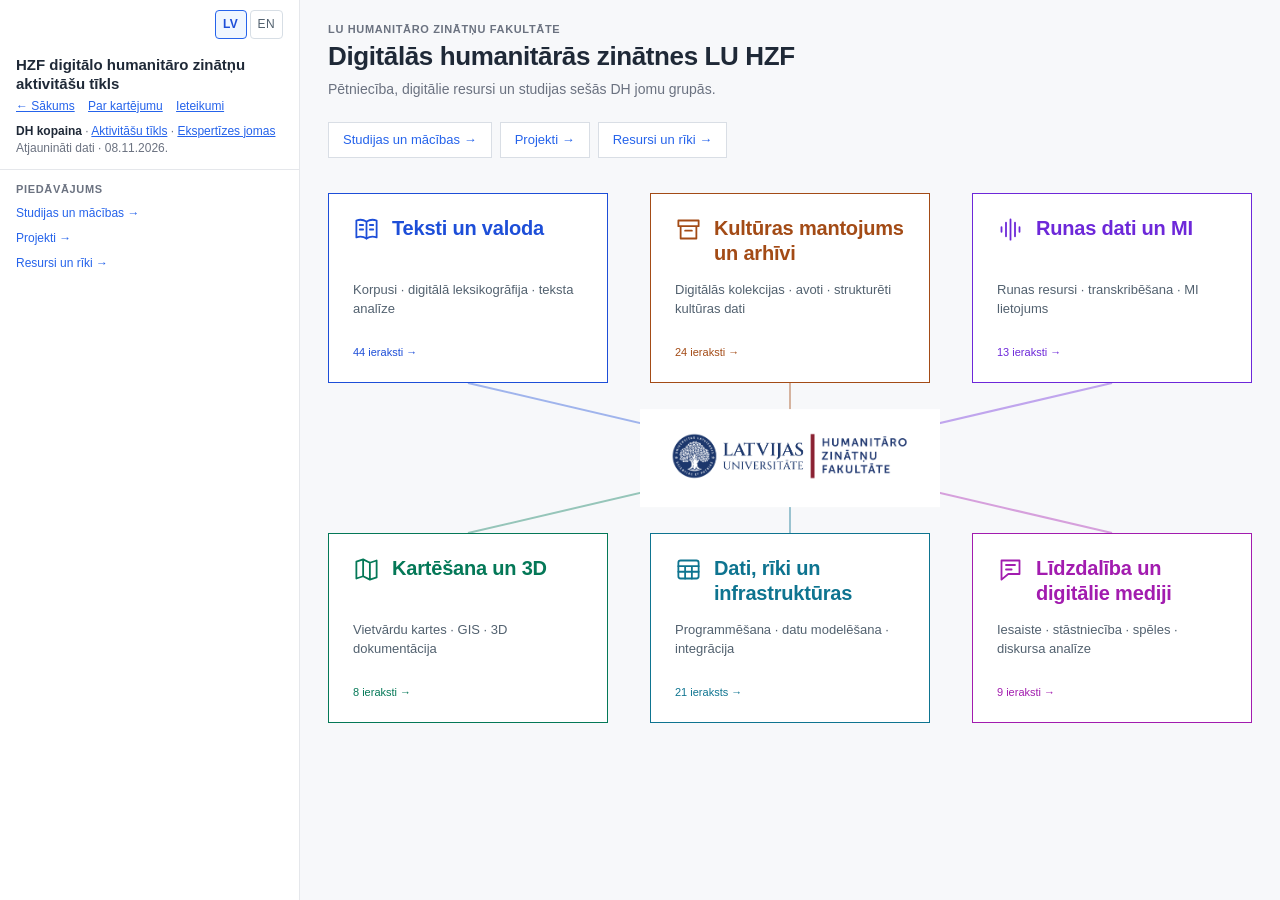
<file: HZF_DH_karte.html>
<!DOCTYPE html>
<html lang="lv"><head><meta charset="utf-8"><meta name="viewport" content="width=device-width,initial-scale=1"><title>LU HZF · DH kartējums</title>
<style>
:root{--ink:#142e3b;--muted:#566d78;--paper:#f5f6f2;--line:#d7dfdc;--teal:#087d81;--purple:#6854a4}*{box-sizing:border-box}[hidden]{display:none!important}body{margin:0;background:var(--paper);color:var(--ink);font:16px/1.45 -apple-system,BlinkMacSystemFont,'Segoe UI',Arial,sans-serif}button,a{touch-action:manipulation}button{font:inherit;cursor:pointer}a{color:#075e6a}button:focus-visible,a:focus-visible{outline:3px solid #0d949b;outline-offset:4px}header{padding:25px 4vw 17px;display:flex;align-items:center;justify-content:space-between;gap:20px}.kicker{font-size:12px;letter-spacing:.12em;text-transform:uppercase;color:var(--muted);font-weight:650}h1{font-size:34px;line-height:1.14;letter-spacing:-.025em;margin:6px 0;font-weight:650}.subtitle{color:var(--muted);margin:0;font-size:16px}nav{display:flex;gap:6px;flex-shrink:0}nav a{text-decoration:none;padding:10px 15px;border-radius:5px;font-size:14px;color:var(--ink)}nav .active{background:var(--ink);color:white}main{max-width:1700px;margin:auto;padding:0 4vw 25px}.overview{position:relative;isolation:isolate;padding:7px 0}.branches{position:absolute;inset:0;width:100%;height:100%;z-index:-1;pointer-events:none}.domain-grid{display:grid;grid-template-columns:repeat(3,minmax(0,1fr));gap:110px 40px;padding:18px 0}.domain{position:relative;background:#fff;border:1px solid #d7dfdc;border-radius:10px;box-shadow:0 4px 16px #17333d06;padding:20px 23px 17px;text-align:left;color:var(--ink);min-height:250px;display:flex;flex-direction:column;transition:transform .15s,box-shadow .15s}.domain:hover{transform:translateY(-3px);box-shadow:0 7px 24px #17333d16}.domain:before{content:'';position:absolute;left:23px;right:23px;top:0;height:5px;border-radius:0 0 3px 3px;background:var(--accent)}.domain-top{display:flex;align-items:start;gap:12px}.domain-index{font-size:14px;color:var(--accent);font-weight:650;padding-top:5px}.domain h2{font-size:24px;line-height:1.15;font-weight:600;margin:0 0 9px;letter-spacing:-.02em}.methods{color:var(--muted);font-size:14px;margin:0 0 17px;min-height:40px}.examples{margin:0 0 14px;font-size:17px;line-height:1.45}.examples span{color:var(--accent)}.unitline{margin-top:auto;border-top:1px solid #e3e7e3;padding-top:10px;font-size:13px;color:var(--muted);line-height:1.5}.unitline b{font-weight:550;color:var(--ink)}.hub{position:absolute;left:50%;top:50%;transform:translate(-50%,-50%);padding:12px 34px;background:var(--ink);color:white;border-radius:40px;white-space:nowrap;font-size:21px;font-weight:600;letter-spacing:.04em}.hub small{font-size:12px;color:#c4d9da;font-weight:400;letter-spacing:0;margin-left:16px}.microlegend{display:flex;align-items:center;justify-content:space-between;gap:15px;flex-wrap:wrap;color:var(--muted);font-size:12px;padding:8px 0 0}.microlegend a{text-decoration:none}.subtle{color:var(--muted);font-size:13px}.quietbutton{border:1px solid var(--line);border-radius:5px;background:transparent;color:var(--ink);padding:6px 11px;font-size:13px}.methodbar{display:flex;flex-wrap:wrap;gap:7px;padding:12px 0 18px;border-bottom:1px solid var(--line)}.methodbar button{background:transparent;border:1px solid #c9d6d5;color:var(--ink);border-radius:30px;padding:8px 15px;font-size:14px}.methodbar button[aria-pressed=true]{background:var(--ink);color:white;border-color:var(--ink)}.focusheader{display:flex;justify-content:space-between;align-items:center;margin-top:17px;gap:20px}.focusheader h2{font-size:25px;letter-spacing:-.02em;margin:0;font-weight:600}.legend{display:flex;flex-wrap:wrap;align-items:center;gap:19px;font-size:12px;color:var(--muted)}.legend span{display:flex;align-items:center;gap:7px}.line{width:26px;height:0;border-top:3px solid var(--teal);display:inline-block}.line.study{border-color:var(--purple);border-top-style:dashed}.flow{width:100%;display:block;height:auto;min-height:280px}.flow text{font-family:-apple-system,BlinkMacSystemFont,'Segoe UI',Arial,sans-serif;fill:var(--ink)}.node{cursor:pointer}.node:hover rect{stroke:#3c6e77;stroke-width:2}.faint{opacity:.24}.blank{padding:50px;text-align:center;color:var(--muted)}.hint{font-size:12px;color:var(--muted);margin:0}.actions{display:flex;gap:15px;align-items:center}.scope{margin-top:16px;border-top:1px solid var(--line);padding-top:12px}.scope summary{font-size:13px;color:var(--muted);cursor:pointer}.scope p{font-size:13px;color:var(--muted);max-width:1100px}.scope a{overflow-wrap:anywhere}.scope .extras{display:flex;gap:18px;flex-wrap:wrap}dialog{border:1px solid var(--line);border-radius:9px;width:calc(100% - 40px);max-width:850px;max-height:88vh;background:#fff;color:var(--ink);padding:25px;box-shadow:0 15px 100px #142e3b45}dialog::backdrop{background:#142e3b77}.dhead{display:flex;justify-content:space-between;align-items:start;gap:20px;padding-bottom:10px}dialog h2{margin:5px 0 0;font-size:25px;line-height:1.25}dialog h3{font-size:17px;margin:10px 0}.entry{padding:17px 0;border-top:1px solid var(--line)}.entry p{font-size:14px;margin:6px 0}.tags{display:flex;gap:6px;flex-wrap:wrap;font-size:11px;color:var(--muted)}.tags span{background:#edf2f1;padding:3px 6px;border-radius:3px}.entry details{font-size:12px;margin-top:10px}.entry details li{overflow-wrap:anywhere;margin:5px 0}.entry details summary{cursor:pointer;color:#526e78}.dintro{font-size:14px;color:var(--muted);margin-bottom:17px}.unitfilters{display:flex;flex-wrap:wrap;gap:8px;margin:12px 0}.unitfilters button{border:1px solid var(--line);background:transparent;border-radius:5px;padding:7px 10px;font-size:12px}.unitfilters .selected{background:#e5f0ef;border-color:#568a8b}.printonly{display:none}footer{display:flex;justify-content:space-between;gap:15px;flex-wrap:wrap;font-size:11px;color:var(--muted);margin-top:16px}.overview-title{display:none}
@media(min-width:1600px){.domain{min-height:280px}.domain h2{font-size:28px}.examples{font-size:20px}.unitline{font-size:14px}}
@media(max-width:1100px){header{align-items:start}h1{font-size:28px}nav a{padding:8px 10px}.domain-grid{gap:90px 22px}.domain{padding:18px;min-height:270px}.domain:before{left:18px;right:18px}.domain h2{font-size:21px}.examples{font-size:16px}.unitline{font-size:12px}.hub{font-size:18px}.hub small{display:none}}
@media(max-width:760px){header{flex-direction:column;padding:23px 20px 10px;gap:12px}h1{font-size:27px}main{padding:0 20px 24px}.subtitle{font-size:14px}.domain-grid{grid-template-columns:1fr;gap:16px}.domain{min-height:0}.domain h2{font-size:24px}.methods{min-height:0}.unitline{font-size:13px}.branches,.hub{display:none}.domain-grid{padding-top:14px}.domain-index{font-size:12px}.focusheader{display:block}.legend{margin-top:12px}.methodbar{gap:6px}.methodbar button{font-size:12px;padding:7px 11px}.focusheader h2{font-size:22px}.microlegend{display:block}.microlegend .actions{margin:10px 0}.flow{min-height:0}.scope .extras{display:grid}}
@media print{@page{size:A3 landscape;margin:12mm}*{-webkit-print-color-adjust:exact;print-color-adjust:exact}body{background:var(--paper)}header{padding:0 0 12px}main{padding:0}nav,.actions,.scope,footer,.methodbar,.hint,.microlegend,.dhead button{display:none!important}.domain-grid{gap:82px 25px;padding:10px 0}.domain{min-height:225px;box-shadow:none}.domain h2{font-size:23px}.hub{font-size:18px}.hub small{display:none}.overview{break-inside:avoid}.flow{max-height:600px}.focusheader{margin-top:0}.subtitle{font-size:14px}.domain .unitline{font-size:12px}}

/* Shared appearance with the activity network. */
:root{--ink:#1f2937;--muted:#6b7280;--paper:#f7f8fa;--line:#e5e7eb;--teal:#2563eb;--purple:#8b5cf6}
html,body{height:100%;font-family:-apple-system,BlinkMacSystemFont,"Segoe UI",Roboto,Helvetica,Arial,sans-serif}
body{font-size:14px;line-height:1.4}a{color:#2563eb}
#app{display:flex;height:100vh;overflow:hidden}#sidebar{width:300px;min-width:300px;background:#fff;border-right:1px solid var(--line);overflow:auto}
#sidebar h1{font-size:15px;letter-spacing:0;margin:0;padding:16px 16px 4px;line-height:1.3;font-weight:700}
#sidebar .sub{font-size:12px;color:var(--muted);padding:0 16px 12px}nav{display:inline;line-height:1.45}nav a{padding:0;border-radius:0;font-size:12px;color:#2563eb;text-decoration:underline}nav .active{background:transparent;color:var(--ink);text-decoration:none;font-weight:700;pointer-events:none}
.side-section{padding:12px 16px;border-top:1px solid var(--line)}.side-section h2{font-size:11px;text-transform:uppercase;letter-spacing:.06em;color:var(--muted);margin:0 0 8px}.side-note{font-size:12px;color:var(--muted);margin:8px 0;line-height:1.5}.side-link{font-size:12px}.key{display:flex;align-items:center;gap:9px;font-size:13px;margin:8px 0}.key-dot{width:12px;height:12px;border-radius:50%;background:#10b981}.key-diamond{width:11px;height:11px;background:#2563eb;transform:rotate(45deg)}
main{flex:1;min-width:0;max-width:none;padding:0 28px 20px;overflow:auto;margin:0}header{padding:22px 0 14px;display:block}.kicker{font-size:11px;letter-spacing:.06em}h1{font-size:26px;font-weight:600;margin:5px 0 8px;letter-spacing:-.015em}.subtitle{font-size:14px}
.domain-grid{gap:82px 22px;padding:16px 0}.domain{border:1px solid var(--line);border-radius:8px;box-shadow:none;padding:18px 18px 14px;min-height:248px}.domain:hover{transform:none;box-shadow:0 3px 14px #0000000d;border-color:#10b981}.domain:before{height:3px;left:18px;right:18px}.domain-index{font-size:12px;padding-top:3px}.domain h2{font-size:21px;font-weight:600;letter-spacing:-.01em}.methods{font-size:12px;min-height:34px;margin-bottom:13px}.examples{font-size:15px}.examples span{color:#047857}.unitline{font-size:12px;border-color:var(--line)}.hub{background:#fff;border:1px solid var(--line);color:var(--ink);border-radius:8px;font-size:17px;padding:10px 23px;letter-spacing:0}.hub small{color:var(--muted);font-size:11px}.branches path{stroke:#cbd5e1}.microlegend{font-size:11px}.quietbutton{background:#fff;border-radius:6px}.methodbar{padding:0;border:0;display:grid;gap:5px}.methodbar button{font-size:12px;text-align:left;padding:7px 10px;border:1px solid var(--line);border-radius:6px;background:#fff}.methodbar button:hover{background:#f3f4f6}.methodbar button[aria-pressed=true]{background:#ecfdf5;color:#065f46;border-color:#10b981;font-weight:600}.focusheader{margin-top:8px}.focusheader h2{font-size:20px;letter-spacing:0}.legend{font-size:11px;gap:14px}.line{border-color:#2563eb;border-width:2px}.line.study{border-color:#8b5cf6}.flow{min-height:0}.hint{font-size:11px}.scope p,.scope summary{font-size:12px}.tags span{background:#f3f4f6}dialog{border-color:var(--line);box-shadow:0 6px 24px #00000020;border-radius:10px}dialog::backdrop{background:#11182766}.unitfilters .selected{background:#ecfdf5;border-color:#10b981}footer{font-size:11px}
@media(min-width:1600px){.domain{min-height:260px}.domain h2{font-size:23px}.examples{font-size:16px}}
@media(max-width:1150px) and (min-width:901px){main{padding:0 20px 20px}.domain-grid{grid-template-columns:repeat(2,minmax(0,1fr));gap:18px}.hub,.branches{display:none}.domain{min-height:240px}.focusheader{display:block}.legend{margin-top:10px}}
@media(max-width:900px){html,body{height:auto}#app{display:block;height:auto;overflow:visible}#sidebar{width:100%;min-width:0;overflow:visible}main{overflow:visible;padding:0 20px 20px}header{padding:20px 0 12px}.side-section{padding:10px 16px}#methodSection .methodbar{display:flex;flex-wrap:wrap}#sidebar .side-section:not(#methodSection){display:none}.domain-grid{grid-template-columns:repeat(2,minmax(0,1fr));gap:16px}.hub,.branches{display:none}.domain{min-height:230px}.focusheader{display:block}.legend{margin-top:10px}}
@media(max-width:600px){.domain-grid{grid-template-columns:1fr}.domain{min-height:0}.domain h2{font-size:21px}h1{font-size:24px}.unitline{font-size:12px}.flow{min-height:0}}
@media print{html,body{height:auto}#app{display:block;height:auto;overflow:visible}#sidebar{display:none!important}main{overflow:visible;padding:0}header{padding-top:0}.domain-grid{grid-template-columns:repeat(3,minmax(0,1fr));gap:82px 22px}.hub,.branches{display:block}.domain{min-height:230px}.flow{max-height:600px}}


.course-span{display:flex;align-items:center;gap:24px;justify-content:space-between;padding:16px 18px;margin:18px 0 12px;border:1px solid #e5e7eb;border-left:3px solid #8b5cf6;border-radius:8px;background:#fff}.course-span h2{font-size:17px;margin:0 0 7px}.course-span p{font-size:13px;margin:0;max-width:950px}.course-span .side-note{font-size:11px;margin-top:7px}.course-span button{flex-shrink:0}@media(max-width:760px){.course-span{display:block}.course-span button{margin-top:12px}}

.education-block{margin:18px 0 12px}.education-block>h2{font-size:17px;margin:0 0 10px}.education-grid{display:grid;grid-template-columns:1fr 1fr;gap:18px}.education-grid .course-span{margin:0;display:flex;flex-direction:column;align-items:flex-start;justify-content:space-between;gap:12px;padding:14px 17px}.course-span h3{font-size:16px;margin:0 0 8px}.education-grid .course-span p{font-size:12px}.education-grid .course-span .side-note{font-size:11px}.education-grid .quietbutton{font-size:12px}@media(max-width:1000px){.education-grid{grid-template-columns:1fr}}

.domain-icon{width:25px;height:25px;display:block;color:#64748b}.domain-index{padding-top:0;flex-shrink:0}.domain-top{gap:10px}

.domain,.hub,.course-span,dialog,.quietbutton,.methodbar button,.unitfilters button,.tags span{border-radius:0}.domain:before{display:none}.domain:hover{border-color:#94a3b8;box-shadow:none}.course-span{border-left:1px solid #e5e7eb}.methodbar button[aria-pressed=true]{background:#f3f4f6;border-color:#94a3b8;color:#1f2937}.flow rect{rx:0}

/* Compact overview: six thematic panels around one faculty hub. */
body[data-mode="map"] .overview{max-width:1100px;margin:10px auto 0;padding:25px 0}
body[data-mode="map"] .domain-grid{grid-template-columns:repeat(3,minmax(0,1fr));grid-template-rows:152px 152px;gap:110px 42px;padding:0}
body[data-mode="map"] .domain{min-height:0;height:100%;padding:23px 26px;display:flex;flex-direction:column;justify-content:center;align-items:flex-start;background:#fff;border:1px solid #d9dee5;border-radius:0;box-shadow:none}
body[data-mode="map"] .domain:hover{border-color:#94a3b8;background:#fbfcfd}
body[data-mode="map"] .domain h2{font-size:21px;line-height:1.2;margin:0 0 11px;letter-spacing:-.01em}
body[data-mode="map"] .domain .methods{font-size:13px;line-height:1.45;margin:0;min-height:0;color:#6b7280}
body[data-mode="map"] .hub{display:block;position:absolute;left:50%;top:50%;transform:translate(-50%,-50%);padding:11px 28px;background:#fff;color:#1f2937;border:1px solid #d9dee5;border-radius:0;font-size:22px;font-weight:600;letter-spacing:0;white-space:nowrap}
body[data-mode="map"] .branches{display:block}
body[data-mode="map"] .education-block{max-width:1100px;margin:16px auto 0}
@media(max-width:1150px) and (min-width:901px){body[data-mode="map"] .domain-grid{gap:100px 22px;grid-template-rows:160px 160px}body[data-mode="map"] .domain{padding:17px}body[data-mode="map"] .domain h2{font-size:18px}body[data-mode="map"] .domain .methods{font-size:12px}}
@media(max-width:900px){body[data-mode="map"] .domain-grid{gap:90px 24px}body[data-mode="map"] .domain{padding:18px}body[data-mode="map"] .domain h2{font-size:18px}}
@media(max-width:700px){body[data-mode="map"] .overview{padding:12px 0}body[data-mode="map"] .domain-grid{grid-template-columns:1fr;grid-template-rows:none;gap:14px}body[data-mode="map"] .domain{min-height:115px;padding:20px}body[data-mode="map"] .domain h2{font-size:20px}body[data-mode="map"] .hub,body[data-mode="map"] .branches{display:none}}
@media print{body[data-mode="map"] .domain-grid{grid-template-columns:repeat(3,minmax(0,1fr));grid-template-rows:152px 152px;gap:110px 42px}body[data-mode="map"] .hub,body[data-mode="map"] .branches{display:block}}


body[data-mode="map"] .domain{background:#fff;border-color:var(--group-ink)}body[data-mode="map"] .domain:hover{background:#fff;border-color:var(--group-ink);box-shadow:0 0 0 1px var(--group-ink)}body[data-mode="map"] .domain-heading{display:flex;align-items:flex-start;gap:12px;margin-bottom:12px}body[data-mode="map"] .domain-heading h2{color:var(--group-ink);margin:0}body[data-mode="map"] .domain .domain-icon{color:var(--group-ink);width:27px;height:27px;flex-shrink:0}body[data-mode="map"] .domain .methods{color:#52616f}.domain-heading{width:100%}

.overview-filters{display:flex;gap:8px;flex-wrap:wrap;margin:8px 0 4px}.overview-filters button{font-size:13px;padding:8px 15px;background:#fff;border:1px solid #d9dee5;border-radius:0;color:#4b5563}.overview-filters button[aria-pressed=true]{background:#1f2937;color:#fff;border-color:#1f2937}body[data-mode="map"] .domain{padding:18px 24px}body[data-mode="map"] .domain-heading{margin-bottom:8px}.domain-total{font-size:11px;margin-top:10px;color:var(--group-ink)}.empty-domain{opacity:.45}body[data-mode="map"] .hub{padding:10px 25px;font:600 20px -apple-system,BlinkMacSystemFont,"Segoe UI",Arial,sans-serif;cursor:pointer}#overviewCount{display:block;font-size:11px;font-weight:400;color:#6b7280;margin-top:5px}body[data-mode="map"] .domain-grid{grid-template-rows:170px 170px;gap:110px 42px}
@media(max-width:1150px) and (min-width:901px){body[data-mode="map"] .domain-grid{gap:100px 22px;grid-template-rows:180px 180px}body[data-mode="map"] .domain{padding:16px}}
@media(max-width:700px){body[data-mode="map"] .domain-grid{grid-template-rows:none;gap:14px}body[data-mode="map"] .domain{height:auto;min-height:135px}body[data-mode="map"] .hub{display:block;position:static;transform:none;margin:20px auto 0}.overview-filters button{font-size:12px;padding:8px 11px}}


.overview-filters a{font-size:13px;padding:8px 14px;background:#fff;border:1px solid #d9dee5;color:#2563eb;text-decoration:none}.overview-filters a:hover{background:#f3f4f6}.offer-nav a{display:block;font-size:12px;margin:8px 0;text-decoration:none}@media(max-width:900px){#sidebar .offer-nav{display:block!important}}

body[data-mode="map"] .domain-grid{grid-template-rows:190px 190px}body[data-mode="map"] .domain{padding:22px 24px;justify-content:flex-start;align-items:stretch}body[data-mode="map"] .domain-heading{height:52px;min-height:52px;margin:0 0 12px;align-items:flex-start}body[data-mode="map"] .domain-heading h2{font-size:20px;line-height:25px}body[data-mode="map"] .domain .domain-icon{width:27px;height:27px;flex:0 0 27px}body[data-mode="map"] .domain .methods{height:39px;min-height:39px;font-size:13px;line-height:19px}body[data-mode="map"] .domain-total{margin-top:auto;font-size:11px;line-height:16px}
@media(max-width:1150px) and (min-width:901px){body[data-mode="map"] .domain-grid{grid-template-rows:220px 220px}body[data-mode="map"] .domain{padding:18px 16px}body[data-mode="map"] .domain-heading{height:75px;min-height:75px;gap:9px}body[data-mode="map"] .domain-heading h2{font-size:17px;line-height:23px}body[data-mode="map"] .domain .methods{font-size:12px;height:52px;min-height:52px;line-height:17px}}
@media(max-width:900px) and (min-width:701px){body[data-mode="map"] .domain-grid{grid-template-rows:220px 220px}body[data-mode="map"] .domain{padding:18px 16px}body[data-mode="map"] .domain-heading{height:75px;min-height:75px;gap:9px}body[data-mode="map"] .domain-heading h2{font-size:17px;line-height:23px}body[data-mode="map"] .domain .methods{font-size:12px;height:52px;min-height:52px;line-height:17px}}
@media(max-width:700px){body[data-mode="map"] .domain-grid{grid-template-rows:none;grid-auto-rows:184px}body[data-mode="map"] .domain{height:184px;min-height:184px;padding:20px}body[data-mode="map"] .domain-heading{height:52px;min-height:52px}body[data-mode="map"] .domain-heading h2{font-size:18px;line-height:24px}body[data-mode="map"] .domain .methods{height:42px;min-height:42px;font-size:12px;line-height:18px}}


body[data-mode="map"] .domain-grid{row-gap:150px}body[data-mode="map"] .hub{width:300px;padding:4px 12px 8px;background:#fff;border:0}.hzf-logo{display:block;width:100%;height:auto}#overviewCount{margin-top:0}@media(max-width:700px){body[data-mode="map"] .domain-grid{row-gap:14px}body[data-mode="map"] .hub{max-width:100%;margin:18px auto 0}}

.entry,.offer{position:relative}.affiliation-dot{position:absolute;right:14px;top:14px;width:9px;height:9px;border-radius:50%;background:#9ca3af;box-shadow:0 0 0 3px #fff}.affiliation-dot.active{background:#16a34a}.affiliation-dot:focus-visible{outline:2px solid #2563eb;outline-offset:3px}.entry .tags,.offer-top{padding-right:20px}.course-meta{font-size:12px;color:#566273;margin:6px 0 12px}
</style><script src="assets/external-links.js" defer></script>
<link rel="stylesheet" href="assets/i18n.css">
<script src="assets/translations-en.js"></script>
<script src="assets/i18n.js"></script>
</head><body data-mode="map">
<div id="app"><aside id="sidebar"><div class="language-switch" role="navigation" aria-label="Valoda"><a href="?lang=lv" data-language="lv">LV</a><a href="?lang=en" data-language="en">EN</a></div>
<h1>HZF digitālo humanitāro zinātņu aktivitāšu tīkls</h1>
<div class="sub"><a href="index.html" style="display:inline-block;margin-bottom:8px">← Sākums</a> <a href="par-kartejumu.html" style="display:inline-block;margin-left:10px;font-size:12px">Par kartējumu</a> <a href="ieteikumi.html" style="margin-left:10px;font-size:12px">Ieteikumi</a><br><nav aria-label="Skati"><a href="HZF_DH_karte.html" id="navMap">DH kopaina</a><span> · </span><a href="HZF_DH_tikls.html" id="navNetwork">Aktivitāšu tīkls</a><span> · </span><a href="HZF_DH_ekspertize.html" id="navExpert">Ekspertīzes jomas</a></nav><br>Atjaunināti dati · 08.11.2026.</div>
<section class="side-section offer-nav"><h2>Piedāvājums</h2><a href="HZF_DH_piedavajums.html?sadala=studies">Studijas un mācības →</a><a href="HZF_DH_piedavajums.html?sadala=projects">Projekti →</a><a href="HZF_DH_piedavajums.html?sadala=resources">Resursi un rīki →</a></section><section class="side-section" id="methodSection" hidden><h2>Ekspertīzes joma</h2><div class="methodbar" id="methods" aria-label="Izvēlēties ekspertīzes jomu"></div></section>


</aside><main><header><div><div class="kicker">LU Humanitāro zinātņu fakultāte</div><h1 id="pageTitle"></h1><p class="subtitle" id="pageSub"></p></div></header>
<div class="overview-filters" id="overviewFilters" aria-label="Piedāvājuma saraksti"><a href="HZF_DH_piedavajums.html?sadala=studies">Studijas un mācības →</a><a href="HZF_DH_piedavajums.html?sadala=projects">Projekti →</a><a href="HZF_DH_piedavajums.html?sadala=resources">Resursi un rīki →</a></div><section id="overview" class="overview" aria-label="Sešas DH darbības jomu grupas"><svg class="branches" viewBox="0 0 1400 700" preserveAspectRatio="none" aria-hidden="true"><g fill="none" stroke="#b7cbca" stroke-width="2"><path d="M700 350 C700 300 220 360 220 220"/><path d="M700 350 L700 220"/><path d="M700 350 C700 300 1180 360 1180 220"/><path d="M700 350 C700 400 220 340 220 480"/><path d="M700 350 L700 480"/><path d="M700 350 C700 400 1180 340 1180 480"/></g></svg><div class="domain-grid" id="domains"></div><button type="button" class="hub" id="overviewHub" aria-label="LU Humanitāro zinātņu fakultāte; atvērt visus ierakstus"><img data-logo-en="assets/HZF_logo_en.png" class="hzf-logo" src="assets/HZF_logo.png" alt="Latvijas Universitātes Humanitāro zinātņu fakultāte"></button></section>
<section id="expert" hidden><div class="focusheader"><h2 id="focusTitle"></h2><div class="legend"><span><i class="line"></i>Pētniecība un resursi</span><span><i class="line study"></i>DH studiju īstenošana</span></div></div><div id="flowWrap"></div></section>



</main></div>
<dialog id="details" aria-labelledby="dialogTitle"><div class="dhead"><div><div class="kicker" id="dialogKicker"></div><h2 id="dialogTitle"></h2></div><button class="quietbutton" id="close" type="button">Aizvērt</button></div><div id="dialogBody"></div></dialog>
<script>
const DATA={"date":"08.11.2026.","basis":"Nodaļu veidnes un doktorantes apkopojums; avotu papildinājumi 07.–08.11.2026.","records":[{"id":"P3","name":"Latviešu diasporas identitātes transformācija: teksts, valoda, digitālā vide (LATDIT)","type":"Projekts","depts":["Anglistikas nodaļa"],"expertUnits":["Anglistikas nodaļa"],"roles":{"Anglistikas nodaļa":"Struktūrvienības norādīta saikne"},"kws":["angļu valoda","latviešu valoda","identitāte un sabiedrība"],"sourceSheet":"Projekti","sourceRow":3,"provenance":"Nodaļu apkopojums","sourceFiles":["DH-aktivitātes-Anglistikas-nodaļa.docx"],"sourceUrls":["https://latdit.lu.lv/"],"period":"2024-09-01 – 2026-02-28","lifecycle":"Noslēgts","availability":"","linkStatus":"Korpusa tiešās piekļuves saite nav norādīta","linkNote":"Projekta lapā par piekļuvi precīzākiem korpusa metadatiem norādīta saziņa ar zinātnisko grupu.","affiliation":"","layer":"research","areas":["corpus"],"description":"Projekts un tā digitālais rezultāts – LATDIT korpuss ar latviešu izcelsmes autoru dažādu žanru tekstiem angļu valodā. Korpuss sadalīts piecos subkorpusos: Digitālie teksti, Literārie teksti, Mācību grāmatas, Pētnieciskie teksti un Žurnāli.","affiliationVerified":false,"affiliationEvidence":"Piederības norāde projekta avotā nav atsevišķi pārbaudīta.","resourceName":"LATDIT korpuss","sourceReferences":[{"sheet":"Projekti","row":3},{"sheet":"Digitālie resursi","row":3}]},{"id":"P4","name":"Lasīšanas process digitālajā laikmetā: faktori, kas nosaka veiksmīgu lasīšanu digitālajās ierīcēs","type":"Projekts","depts":["Anglistikas nodaļa"],"expertUnits":["Anglistikas nodaļa"],"roles":{"Anglistikas nodaļa":"Struktūrvienības norādīta saikne"},"kws":["angļu valoda","digitālā lasīšana un mediji"],"sourceSheet":"Projekti","sourceRow":4,"provenance":"Nodaļu apkopojums","sourceFiles":["DH-aktivitātes-Anglistikas-nodaļa.docx"],"sourceUrls":["https://www.lu.lv/zinatne/projekti/nacionalas-programmas-un-projekti/2025-gada-1-konkurss/lasisanas-process-digitalaja-laikmeta-faktori-kas-nosaka-veiksmigu-lasisanu-digitalajas-ierices/"],"period":"2026-01-01 – 2028-12-31","lifecycle":"Īstenošanas periodā","availability":"","linkStatus":"","linkNote":"","affiliation":"","layer":"related","areas":[],"description":"","affiliationVerified":false,"affiliationEvidence":"Piederības norāde projekta avotā nav atsevišķi pārbaudīta."},{"id":"P5","name":"Valodu tehnoloģiju iniciatīva (VTI)","type":"Projekts","depts":["Anglistikas nodaļa","Latviešu valodas institūts","Latvistikas un baltistikas nodaļa"],"expertUnits":["Anglistikas nodaļa","Latviešu valodas institūts","Latvistikas un baltistikas nodaļa"],"roles":{"Anglistikas nodaļa":"Struktūrvienības norādīta saikne","Latviešu valodas institūts":"Struktūrvienības norādīta saikne","Latvistikas un baltistikas nodaļa":"Struktūrvienības norādīta saikne"},"kws":["angļu valoda","valodu tehnoloģijas","digitālie valodas resursi un infrastruktūra","mākslīgais intelekts","tulkošanas tehnoloģijas"],"sourceSheet":"Projekti","sourceRow":5,"provenance":"Nodaļu apkopojums","sourceFiles":["DH-aktivitātes-Anglistikas-nodaļa.docx","DH-aktivitātes-Latviešu-valodas-institūts.docx","DH-aktivitātes-Latvistikas-un-baltistikas-nodaļa.docx"],"sourceUrls":["https://www.vti.lu.lv/"],"period":"2022-07-01 – 2026-06-30","lifecycle":"Noslēgts","availability":"","linkStatus":"","linkNote":"","affiliation":"","layer":"research","areas":["corpus","code","lex"],"expert":false,"description":"Valodu tehnoloģiju izstrāde un studiju satura attīstīšana.","affiliationVerified":false,"affiliationEvidence":"Piederības norāde projekta avotā nav atsevišķi pārbaudīta."},{"id":"P6","name":"Atvērtās zināšanu ekosistēmas sabiedriskās zinātnes attīstībai (ȬPEN)","type":"Projekts","depts":["Digitālo humanitāro zinātņu centrs","Lībiešu institūts"],"expertUnits":["Digitālo humanitāro zinātņu centrs"],"roles":{"Digitālo humanitāro zinātņu centrs":"Struktūrvienības norādīta saikne","Lībiešu institūts":"Struktūrvienības norādīta saikne"},"kws":["sabiedriskā un atvērtā zinātne","mākslīgais intelekts","runas tehnoloģijas","latviešu valoda","latgaliešu valoda","lībiešu valoda","kultūras mantojums un digitalizācija"],"sourceSheet":"Projekti","sourceRow":6,"provenance":"Nodaļu apkopojums","sourceFiles":["DH-aktivitātes-Digitālo-humanitāro-zinātņu-centrs.docx","DH-aktivitātes-Lībiešu-institūts.docx"],"sourceUrls":["https://www.hzf.lu.lv/petnieciba/projekti/open/"],"period":"2026-01-01 – 2028-12-31","lifecycle":"Īstenošanas periodā","availability":"","linkStatus":"","linkNote":"","affiliation":"","layer":"research","areas":["ai","speech","participation","infra"],"description":"Valodas un kultūras mantojuma atvērtie dati, rokrakstu un runas atpazīšana, kopienu iesaiste.","affiliationVerified":false,"affiliationEvidence":"Piederības norāde projekta avotā nav atsevišķi pārbaudīta."},{"id":"P7","name":"Mākslīgā intelekta risinājumi universitāšu vadītai sabiedrības iesaistei Ukrainas kultūras mantojuma saglabāšanā (AISTER)","type":"Projekts","depts":["Digitālo humanitāro zinātņu centrs"],"expertUnits":["Digitālo humanitāro zinātņu centrs"],"roles":{"Digitālo humanitāro zinātņu centrs":"Struktūrvienības norādīta saikne"},"kws":["mākslīgais intelekts","sabiedriskā un atvērtā zinātne","kultūras mantojums un digitalizācija","identitāte un sabiedrība"],"sourceSheet":"Projekti","sourceRow":7,"provenance":"Nodaļu apkopojums","sourceFiles":["DH-aktivitātes-Digitālo-humanitāro-zinātņu-centrs.docx"],"sourceUrls":["https://www.hzf.lu.lv/petnieciba/aktualie-projekti/erasmus-ka2-programmas-projekts-aister/"],"period":"2025-02-01 – 2027-05-31","lifecycle":"Īstenošanas periodā","availability":"","linkStatus":"","linkNote":"","affiliation":"","layer":"research","areas":["ai","archive","participation"],"description":"MI un sabiedrības līdzdalības risinājumi kultūras mantojuma dokumentēšanai un saglabāšanai.","affiliationVerified":false,"affiliationEvidence":"Piederības norāde projekta avotā nav atsevišķi pārbaudīta."},{"id":"P8","name":"Digitālie resursi un mākslīgā intelekta tehnoloģijas latviešu valodas ilgtspējai (DigiLATE)","type":"Projekts","depts":["Digitālo humanitāro zinātņu centrs","Latviešu valodas institūts","Latvistikas un baltistikas nodaļa"],"expertUnits":["Digitālo humanitāro zinātņu centrs","Latviešu valodas institūts","Latvistikas un baltistikas nodaļa"],"roles":{"Digitālo humanitāro zinātņu centrs":"Struktūrvienības norādīta saikne","Latviešu valodas institūts":"Struktūrvienības norādīta saikne","Latvistikas un baltistikas nodaļa":"Struktūrvienības norādīta saikne"},"kws":["digitālie valodas resursi un infrastruktūra","latgaliešu valoda","latviešu valoda","runas tehnoloģijas","mākslīgais intelekts","tekstu korpuss"],"sourceSheet":"Projekti","sourceRow":8,"provenance":"Nodaļu apkopojums","sourceFiles":["DH-aktivitātes-Digitālo-humanitāro-zinātņu-centrs.docx","DH-aktivitātes-Latviešu-valodas-institūts.docx","DH-aktivitātes-Latvistikas-un-baltistikas-nodaļa.docx"],"sourceUrls":["https://www.lzp.gov.lv/lv/projekts/digitalie-resursi-un-maksliga-intelekta-tehnologijas-latviesu-valodas-ilgtspejai"],"period":"2025-12-22 – 2028-12-21","lifecycle":"Īstenošanas periodā","availability":"","linkStatus":"","linkNote":"","affiliation":"","layer":"research","areas":["corpus","speech","ai","infra"],"expert":false,"description":"Valodu korpusu, runas un mākslīgā intelekta risinājumu izstrāde.","affiliationVerified":false,"affiliationEvidence":"Piederības norāde projekta avotā nav atsevišķi pārbaudīta."},{"id":"P9","name":"NAMS. Latviskā identitāte un zināšanu stratēģijas kā sabiedrības noturības resurss","type":"Projekts","depts":["Digitālo humanitāro zinātņu centrs"],"expertUnits":["Digitālo humanitāro zinātņu centrs"],"roles":{"Digitālo humanitāro zinātņu centrs":"Struktūrvienības norādīta saikne"},"kws":["identitāte un sabiedrība","kultūras mantojums un digitalizācija"],"sourceSheet":"Projekti","sourceRow":9,"provenance":"Nodaļu apkopojums","sourceFiles":["DH-aktivitātes-Digitālo-humanitāro-zinātņu-centrs.docx"],"sourceUrls":["https://lulfmi.lv/petijumi/projekti/nams-latviska-identitate-un-zinasanu-strategijas-ka-sabiedribas-noturibas-resurss"],"period":"2025-12-22 – 2028-12-21","lifecycle":"Īstenošanas periodā","availability":"","linkStatus":"","linkNote":"","affiliation":"","layer":"research","areas":["archive"],"description":"Teiku digitālās platformas attīstīšana projekta ietvaros.","affiliationVerified":false,"affiliationEvidence":"Piederības norāde projekta avotā nav atsevišķi pārbaudīta."},{"id":"P10","name":"Vācu-baltu–vācu-igauņu-latviešu valodu vārdnīca","type":"Projekts","depts":["Eiropas valodu nodaļa"],"expertUnits":["Eiropas valodu nodaļa"],"roles":{"Eiropas valodu nodaļa":"Struktūrvienības norādīta saikne"},"kws":["elektroniskā vārdnīca","vācu valoda","latviešu valoda","citas valodas","vācbaltiešu kultūra","valodas vēsture"],"sourceSheet":"Projekti","sourceRow":10,"provenance":"Nodaļu apkopojums","sourceFiles":["DH-aktivitātes-Eiropas-valodu-nodaļa.docx"],"sourceUrls":["https://arhiiv.eki.ee/dict/bss/bss.html"],"period":"2016 – 2019","lifecycle":"Neaktīvs","lifecycleVerifiedOn":"09.11.2026.","availability":"","linkStatus":"","linkNote":"","affiliation":"","layer":"research","areas":["lex"],"periodNote":"Excel norādīti 2016–2019; nodaļas veidne apraksta līdzdalību kopš 2016. gada arī šobrīd. Periods jāprecizē.","description":"Elektroniskas vārdnīcas šķirkļu veidošana un pilnveide.","affiliationVerified":false,"affiliationEvidence":"Piederības norāde projekta avotā nav atsevišķi pārbaudīta."},{"id":"P11","name":"Institutum Herderianum Rigense: Herdera institūts Rīgā kā zinātnes tīkls Eiropas zinātnes tīklojumā","type":"Projekts","depts":["Filozofijas un ētikas nodaļa"],"expertUnits":["Filozofijas un ētikas nodaļa"],"roles":{"Filozofijas un ētikas nodaļa":"Struktūrvienības norādīta saikne"},"kws":["kultūras mantojums un digitalizācija","datubāze","digitālie valodas resursi un infrastruktūra","vācu valoda","vācbaltiešu kultūra","zinātnes vēsture","Latvijas vēsture"],"sourceSheet":"Projekti","sourceRow":11,"provenance":"Nodaļu apkopojums","sourceFiles":["DH-aktivitātes-Filozofijas-un-ētikas-nodaļa.docx"],"sourceUrls":["https://www.lzp.gov.lv/lv/projekts/institutum-herderianum-rigense-herdera-instituts-riga-ka-zinatnes-tikls-eiropas-zinatnes-tiklojuma"],"period":"2020-12-01 – 2021-12-02","lifecycle":"Noslēgts","availability":"","linkStatus":"","linkNote":"","affiliation":"","layer":"research","areas":["archive"],"description":"Zinātnes vēstures materiālu strukturēšana HeInRi datubāzē.","affiliationVerified":false,"affiliationEvidence":"Piederības norāde projekta avotā nav atsevišķi pārbaudīta."},{"id":"P12","name":"Pēctrimdas fenomens: transformācijas un pielāgošanās latviešu trimdas kopienā pēc 1991. gada","type":"Projekts","depts":["Filozofijas un socioloģijas institūts"],"expertUnits":["Filozofijas un socioloģijas institūts"],"roles":{"Filozofijas un socioloģijas institūts":"Struktūrvienības norādīta saikne"},"kws":["kultūras mantojums un digitalizācija"],"sourceSheet":"Projekti","sourceRow":12,"provenance":"Nodaļu apkopojums","sourceFiles":["DH-aktivitātes-Filozofijas-un-socioloģijas-institūts.docx"],"sourceUrls":["https://www.lzp.gov.lv/lv/projekts/pectrimdas-fenomens-transformacijas-un-pielagosanas-latviesu-trimdas-kopiena-pec-1991-gada"],"period":"2025-01-01 – 2027-12-31","lifecycle":"Īstenošanas periodā","availability":"","linkStatus":"","linkNote":"","affiliation":"","layer":"research","areas":["archive"],"description":"Digitālu biogrāfisko interviju un metadatu strukturēšana un iekļaušana Nacionālās mutvārdu vēstures krājumā.","affiliationVerified":false,"affiliationEvidence":"Piederības norāde projekta avotā nav atsevišķi pārbaudīta."},{"id":"P13","name":"Atvērtas un FAIR principiem atbilstīgas digitālo humanitāro zinātņu ekosistēmas attīstība Latvijā (DHELI)","type":"Projekts","depts":["Latviešu valodas institūts","Lībiešu institūts"],"expertUnits":["Latviešu valodas institūts","Lībiešu institūts"],"roles":{"Latviešu valodas institūts":"Struktūrvienības norādīta saikne","Lībiešu institūts":"Struktūrvienības norādīta saikne"},"kws":["digitālie rīki un programmēšana","digitālie valodas resursi un infrastruktūra"],"sourceSheet":"Projekti","sourceRow":13,"provenance":"Nodaļu apkopojums","sourceFiles":["DH-aktivitātes-Latviešu-valodas-institūts.docx","DH-aktivitātes-Lībiešu-institūts.docx"],"sourceUrls":["https://www.digitalhumanities.lv/projekti/DHELI/"],"period":"2022-12-15 – 2025-12-14","lifecycle":"Noslēgts","availability":"","linkStatus":"","linkNote":"","affiliation":"","layer":"research","areas":["infra"],"expert":false,"description":"Humanitāro zinātņu digitālo resursu integrācija un FAIR datu ekosistēmas attīstība.","affiliationVerified":false,"affiliationEvidence":"Piederības norāde projekta avotā nav atsevišķi pārbaudīta."},{"id":"P14","name":"Humanitāro zinātņu digitālie resursi: integrācija un attīstība","type":"Projekts","depts":["Latviešu valodas institūts","Lībiešu institūts"],"expertUnits":["Latviešu valodas institūts","Lībiešu institūts"],"roles":{"Latviešu valodas institūts":"Struktūrvienības norādīta saikne","Lībiešu institūts":"Struktūrvienības norādīta saikne"},"kws":["digitālie rīki un programmēšana","digitālie valodas resursi un infrastruktūra"],"sourceSheet":"Projekti","sourceRow":14,"provenance":"Nodaļu apkopojums","sourceFiles":["DH-aktivitātes-Latviešu-valodas-institūts.docx","DH-aktivitātes-Lībiešu-institūts.docx"],"sourceUrls":["https://www.digitalhumanities.lv/projekti/DHVPP/"],"period":"2020-10-05 – 2022-10-04","lifecycle":"Noslēgts","availability":"","linkStatus":"","linkNote":"","affiliation":"","layer":"research","areas":["infra"],"expert":false,"description":"Humanitāro zinātņu digitālo resursu integrācija un attīstība.","affiliationVerified":false,"affiliationEvidence":"Piederības norāde projekta avotā nav atsevišķi pārbaudīta."},{"id":"P15","name":"Mūsdienu latviešu valodas izpēte un valodas tehnoloģiju attīstība (LATE)","type":"Projekts","depts":["Latviešu valodas institūts","Latvistikas un baltistikas nodaļa"],"expertUnits":["Latviešu valodas institūts","Latvistikas un baltistikas nodaļa"],"roles":{"Latviešu valodas institūts":"Struktūrvienības norādīta saikne","Latvistikas un baltistikas nodaļa":"Struktūrvienības norādīta saikne"},"kws":["digitālie valodas resursi un infrastruktūra","latviešu valoda"],"sourceSheet":"Projekti","sourceRow":15,"provenance":"Nodaļu apkopojums","sourceFiles":["DH-aktivitātes-Latviešu-valodas-institūts.docx","DH-aktivitātes-Latvistikas-un-baltistikas-nodaļa.docx"],"sourceUrls":["https://www.digitalhumanities.lv/projekti/vpp-late/"],"period":"2021-12-20 – 2024-12-19","lifecycle":"Noslēgts","availability":"","linkStatus":"","linkNote":"","affiliation":"","layer":"research","areas":["corpus","infra"],"expert":false,"description":"Valodas datu un tehnoloģiju izstrāde.","affiliationVerified":false,"affiliationEvidence":"Piederības norāde projekta avotā nav atsevišķi pārbaudīta."},{"id":"P16","name":"Vikingu laikmets Latvijā: stapdisciplināra izpēte","type":"Projekts","depts":["Latvijas vēstures institūts"],"expertUnits":["Latvijas vēstures institūts"],"roles":{"Latvijas vēstures institūts":"Struktūrvienības norādīta saikne"},"kws":["datu analīze un vizualizācija","digitālā pētniecība","Latvijas vēsture"],"sourceSheet":"Projekti","sourceRow":16,"provenance":"Nodaļu apkopojums","sourceFiles":["DH-aktivitātes-Latvijas-vēstures-institūts.docx"],"sourceUrls":["https://www.lvi.lu.lv/petnieciba/projekti/vikingu-laikmets-latvija-starpdisciplinara-izpete/"],"period":"2023-01-01 – 2025-12-31","lifecycle":"Noslēgts","availability":"","linkStatus":"","linkNote":"","affiliation":"","layer":"review","areas":[],"description":"","affiliationVerified":false,"affiliationEvidence":"Piederības norāde projekta avotā nav atsevišķi pārbaudīta."},{"id":"P17","name":"Latviešu valodas morfēmu un vārddarināšanas modeļu datubāze","type":"Projekts","depts":["Latvistikas un baltistikas nodaļa"],"expertUnits":["Latvistikas un baltistikas nodaļa"],"roles":{"Latvistikas un baltistikas nodaļa":"Struktūrvienības norādīta saikne"},"kws":["datubāze","datu analīze un vizualizācija","latviešu valoda","morfoloģija un vārddarināšana","digitālie rīki un programmēšana"],"sourceSheet":"Projekti","sourceRow":17,"provenance":"Nodaļu apkopojums","sourceFiles":["DH-aktivitātes-Latvistikas-un-baltistikas-nodaļa.docx"],"sourceUrls":["https://www.dlmdm.lu.lv/"],"period":"2023-04-01 – 2026-03-31","lifecycle":"Noslēgts","availability":"","linkStatus":"","linkNote":"","affiliation":"","layer":"research","areas":["lex","viz"],"description":"Morfēmu un vārddarināšanas modeļu datubāzes veidošana.","affiliationVerified":false,"affiliationEvidence":"Piederības norāde projekta avotā nav atsevišķi pārbaudīta."},{"id":"P18","name":"Daudzfunkcionāla lībiešu valodas vārdnīca","type":"Projekts","depts":["Lībiešu institūts"],"expertUnits":["Lībiešu institūts"],"roles":{"Lībiešu institūts":"Struktūrvienības norādīta saikne"},"kws":["elektroniskā vārdnīca","lībiešu valoda","digitālie valodas resursi un infrastruktūra"],"sourceSheet":"Projekti","sourceRow":18,"provenance":"Nodaļu apkopojums","sourceFiles":["DH-aktivitātes-Lībiešu-institūts.docx"],"sourceUrls":["https://www.lu.lv/en/zinatne/projekti/nacionalas-programmas-un-projekti/letonika-latviskas-un-eiropeiskas-sabiedribas-attistibai/daudzfunkcionala-libiesu-valodas-vardnica/"],"period":"2021-12-20 – 2024-12-19","lifecycle":"Noslēgts","availability":"","linkStatus":"","linkNote":"","affiliation":"","layer":"research","areas":["lex"],"description":"Digitālas daudzfunkcionālas lībiešu valodas vārdnīcas izstrāde.","affiliationVerified":false,"affiliationEvidence":"Piederības norāde projekta avotā nav atsevišķi pārbaudīta."},{"id":"P19","name":"Kritiski mazu resursu valodas pieejamības uzlabošana: MI balstītas pieejas lībiešu valodas datu sintēzei un iegūšanai","type":"Projekts","depts":["Lībiešu institūts"],"expertUnits":["Lībiešu institūts"],"roles":{"Lībiešu institūts":"Struktūrvienības norādīta saikne"},"kws":["runas tehnoloģijas","lībiešu valoda","mākslīgais intelekts"],"sourceSheet":"Projekti","sourceRow":19,"provenance":"Nodaļu apkopojums","sourceFiles":["DH-aktivitātes-Lībiešu-institūts.docx"],"sourceUrls":["https://www.lu.lv/zinatne/projekti/atveselosanas-un-noturibas-mehanisma-projekti/atbalsts-petniekiem-projektiem/kritiski-mazu-resursu-valodas-pieejamibas-uzlabosana-mi-balstitas-pieejas-libiesu-valodas-datu-sintezei-un-iegusanai/"],"period":"2024-09-01 – 2026-02-28","lifecycle":"Noslēgts","availability":"","linkStatus":"","linkNote":"","affiliation":"","layer":"research","areas":["speech","ai"],"description":"MI pieejas lībiešu valodas datu iegūšanai un sintēzei.","affiliationVerified":false,"affiliationEvidence":"Piederības norāde projekta avotā nav atsevišķi pārbaudīta."},{"id":"P20","name":"Lībiešu valodas resursi un pētījumi lībiešu valodas apguvēju un lietojuma atbalstam","type":"Projekts","depts":["Lībiešu institūts"],"expertUnits":["Lībiešu institūts"],"roles":{"Lībiešu institūts":"Struktūrvienības norādīta saikne"},"kws":["digitālie valodas resursi un infrastruktūra","lībiešu valoda","digitālie rīki un programmēšana"],"sourceSheet":"Projekti","sourceRow":20,"provenance":"Nodaļu apkopojums","sourceFiles":["DH-aktivitātes-Lībiešu-institūts.docx"],"sourceUrls":["https://www.lzp.gov.lv/lv/projekts/libiesu-valodas-resursi-un-petijumi-libiesu-valodas-apguveju-un-lietojuma-atbalstam"],"period":"2025-12-22 – 2028-12-21","lifecycle":"Īstenošanas periodā","availability":"","linkStatus":"","linkNote":"","affiliation":"","layer":"research","areas":["corpus","lex","infra"],"description":"Lībiešu valodas digitālo resursu attīstība.","affiliationVerified":false,"affiliationEvidence":"Piederības norāde projekta avotā nav atsevišķi pārbaudīta."},{"id":"P21","name":"Dzīve un nāve dzelzs laikmetā Latvijā (5. – 12. gadsimts): bioarheoloģisks pētījums","type":"Projekts","depts":["Latvijas vēstures institūts"],"expertUnits":["Latvijas vēstures institūts"],"roles":{"Latvijas vēstures institūts":"Struktūrvienības norādīta saikne"},"kws":["datu analīze un vizualizācija","digitālā pētniecība","Latvijas vēsture"],"sourceSheet":"Projekti","sourceRow":21,"provenance":"Nodaļu apkopojums","sourceFiles":["DH-aktivitātes-Latvijas-vēstures-institūts.docx"],"sourceUrls":["https://www.lu.lv/zinatne/projekti/nacionalas-programmas-un-projekti/2025-gada-1-konkurss/dzive-un-nave-dzelzs-laikmeta-latvija-5-12-gadsimts-bioarheologisks-petijums/"],"period":"2026-01-01 – 2028-12-31","lifecycle":"Īstenošanas periodā","availability":"","linkStatus":"","linkNote":"","affiliation":"","layer":"review","areas":[],"description":"","affiliationVerified":false,"affiliationEvidence":"Piederības norāde projekta avotā nav atsevišķi pārbaudīta."},{"id":"P22","name":"Nezināmie latviešu personvārdi: nepētīto latviešu antroponīmu diahroniska izpēte globālai integrācijai un atvērtai piekļuvei","type":"Projekts","depts":["Latviešu valodas institūts"],"expertUnits":["Latviešu valodas institūts"],"roles":{"Latviešu valodas institūts":"Struktūrvienības norādīta saikne"},"kws":["elektroniskā vārdnīca","latviešu valoda","valodas vēsture","onomastika un dialektoloģija"],"sourceSheet":"Projekti","sourceRow":22,"provenance":"Nodaļu apkopojums","sourceFiles":["DH-aktivitātes-Latviešu-valodas-institūts.docx"],"sourceUrls":["https://www.lu.lv/zinatne/projekti/nacionalas-programmas-un-projekti/2025-gada-1-konkurss/nezinamie-latviesu-personvardi-nepetito-latviesu-antroponimu-diahroniska-izpete-globalai-integracijai-un-atvertai-piekluvei/"],"period":"2026-01-01 – 2028-12-31","lifecycle":"Īstenošanas periodā","availability":"","linkStatus":"","linkNote":"","affiliation":"","layer":"research","areas":["lex"],"description":"Antroponīmu dati, digitāla vārdnīca un atvērta piekļuve.","affiliationVerified":false,"affiliationEvidence":"Piederības norāde projekta avotā nav atsevišķi pārbaudīta."},{"id":"P23","name":"Aizmirstie filozofi: Ērika Zēla un Kurts Štafenhāgens Rīgas Herdera institūtā un pasaulē","type":"Projekts","depts":["Filozofijas un ētikas nodaļa","Latvijas vēstures institūts","Starpdisciplinārais Vācijas pētījumu centrs","Vēstures un arheoloģijas nodaļa"],"expertUnits":["Filozofijas un ētikas nodaļa","Latvijas vēstures institūts","Starpdisciplinārais Vācijas pētījumu centrs","Vēstures un arheoloģijas nodaļa"],"roles":{"Filozofijas un ētikas nodaļa":"Struktūrvienības norādīta saikne","Latvijas vēstures institūts":"Struktūrvienības norādīta saikne","Starpdisciplinārais Vācijas pētījumu centrs":"Struktūrvienības norādīta saikne","Vēstures un arheoloģijas nodaļa":"Struktūrvienības norādīta saikne"},"kws":["datu analīze un vizualizācija","zinātnes vēsture","vācu valoda","vācbaltiešu kultūra","Latvijas vēsture"],"sourceSheet":"Projekti","sourceRow":23,"provenance":"Nodaļu apkopojums","sourceFiles":["DH-aktivitātes-Filozofijas-un-ētikas-nodaļa.docx","DH-aktivitātes-Latvijas-vēstures-institūts.docx","DH-aktivitātes-Starpdisciplinārais-Vācijas-pētījumu-centrs.docx","DH-aktivitātes-Vēstures-un-arheoloģijas-nodaļa.docx"],"sourceUrls":["https://www.lu.lv/en/zinatne/projekti/nacionalas-programmas-un-projekti/flpp-2023-gada-konkurss/aizmirstie-filozofi-erika-zela-un-kurts-stafenhagens-rigas-herdera-instituta-un-pasaule"],"period":"2024-01-01 – 2026-12-31","lifecycle":"Īstenošanas periodā","availability":"","linkStatus":"","linkNote":"","affiliation":"","layer":"review","areas":[],"description":"","affiliationVerified":false,"affiliationEvidence":"Piederības norāde projekta avotā nav atsevišķi pārbaudīta."},{"id":"P24","name":"Cilvēciskāki čatboti: komunikācijā balstīti risinājumi lietotāju pieredzes uzlabošanai","type":"Projekts","depts":["Filozofijas un socioloģijas institūts"],"expertUnits":["Filozofijas un socioloģijas institūts"],"roles":{"Filozofijas un socioloģijas institūts":"Struktūrvienības norādīta saikne"},"kws":["mākslīgais intelekts"],"sourceSheet":"Projekti","sourceRow":24,"provenance":"Nodaļu apkopojums","sourceFiles":["DH-aktivitātes-Filozofijas-un-socioloģijas-institūts.docx"],"sourceUrls":["https://www.lu.lv/en/zinatne/projekti/nacionalas-programmas-un-projekti/flpp-2021-gada-konkurss/cilveciskaki-catboti-komunikacija-balstiti-risinajumi-lietotaju-pieredzes-uzlabosanai/"],"period":"2022-01-03 – 2024-12-30","lifecycle":"Noslēgts","availability":"","linkStatus":"","linkNote":"","affiliation":"","layer":"related","areas":[],"description":"","affiliationVerified":false,"affiliationEvidence":"Piederības norāde projekta avotā nav atsevišķi pārbaudīta."},{"id":"P25","name":"Interneta lietošanas paternu ietekme uz jauniešu kognitīvo stilu attīstību","type":"Projekts","depts":["Filozofijas un socioloģijas institūts"],"expertUnits":["Filozofijas un socioloģijas institūts"],"roles":{"Filozofijas un socioloģijas institūts":"Struktūrvienības norādīta saikne"},"kws":["datu analīze un vizualizācija","digitālā lasīšana un mediji"],"sourceSheet":"Projekti","sourceRow":25,"provenance":"Nodaļu apkopojums","sourceFiles":["DH-aktivitātes-Filozofijas-un-socioloģijas-institūts.docx"],"sourceUrls":["https://www.lu.lv/en/zinatne/projekti/nacionalas-programmas-un-projekti/flpp-2021-gada-konkurss/interneta-lietosanas-paternu-ietekme-uz-jauniesu-kognitivo-stilu-attistibu/"],"period":"2022-01-03 – 2024-12-30","lifecycle":"Noslēgts","availability":"","linkStatus":"","linkNote":"","affiliation":"","layer":"related","areas":[],"description":"","affiliationVerified":false,"affiliationEvidence":"Piederības norāde projekta avotā nav atsevišķi pārbaudīta."},{"id":"P26","name":"Latviešu literatūra kā piederība: personības, poētika un publiskā telpa (LITBEL)","type":"Projekts","depts":["Latvistikas un baltistikas nodaļa"],"expertUnits":["Latvistikas un baltistikas nodaļa"],"roles":{"Latvistikas un baltistikas nodaļa":"Struktūrvienības norādīta saikne"},"kws":["digitālā lasīšana un mediji","literatūra","mākslīgais intelekts","digitālie rīki un programmēšana"],"sourceSheet":"Projekti","sourceRow":26,"provenance":"Nodaļu apkopojums","sourceFiles":["DH-aktivitātes-Latvistikas-un-baltistikas-nodaļa.docx"],"sourceUrls":["https://lulfmi.lv/petijumi/projekti/litbel-latviesu-literatura-ka-piederiba-personibas-poetika-un-publiska-telpa"],"period":"2025-12-22 – 2028-12-21","lifecycle":"Īstenošanas periodā","availability":"","linkStatus":"","linkNote":"","affiliation":"","layer":"review","areas":[],"description":"","affiliationVerified":false,"affiliationEvidence":"Piederības norāde projekta avotā nav atsevišķi pārbaudīta."},{"id":"P27","name":"Latviešu valoda laikā, telpā un sabiedrībā (LaTS)","type":"Projekts","depts":["Latviešu valodas institūts"],"expertUnits":["Latviešu valodas institūts"],"roles":{"Latviešu valodas institūts":"Struktūrvienības norādīta saikne"},"kws":["digitālie valodas resursi un infrastruktūra","latviešu valoda"],"sourceSheet":"Projekti","sourceRow":27,"provenance":"Nodaļu apkopojums","sourceFiles":["DH-aktivitātes-Latviešu-valodas-institūts.docx"],"sourceUrls":["https://lavi.lu.lv/vpp-lats/"],"period":"2025-12-22 – 2028-12-21","lifecycle":"Īstenošanas periodā","availability":"","linkStatus":"","linkNote":"","affiliation":"","layer":"research","areas":["lex","infra"],"description":"Latviešu valodas digitālo resursu attīstība.","affiliationVerified":false,"affiliationEvidence":"Piederības norāde projekta avotā nav atsevišķi pārbaudīta."},{"id":"P28","name":"Latviešu personvārdu vēsturiskā vārdnīca: digitāla pieeja un atvērtie dati (LaGiN)","type":"Projekts","depts":["Latviešu valodas institūts"],"expertUnits":["Latviešu valodas institūts"],"roles":{"Latviešu valodas institūts":"Struktūrvienības norādīta saikne"},"kws":["elektroniskā vārdnīca","latviešu valoda","valodas vēsture","onomastika un dialektoloģija"],"sourceSheet":"Projekti","sourceRow":28,"provenance":"Nodaļu apkopojums","sourceFiles":["DH-aktivitātes-Latviešu-valodas-institūts.docx"],"sourceUrls":["https://www.lu.lv/zinatne/projekti/atveselosanas-un-noturibas-mehanisma-projekti/atbalsts-petniekiem-projektiem/latviesu-personvardu-vesturiska-vardnica-digitala-pieeja-un-atvertie-dati-lagin/"],"period":"2024-09-01 – 2026-02-28","lifecycle":"Noslēgts","availability":"","linkStatus":"","linkNote":"","affiliation":"","layer":"research","areas":["lex"],"description":"Vēsturisku personvārdu digitālās vārdnīcas un atvērto datu izstrāde.","affiliationVerified":false,"affiliationEvidence":"Piederības norāde projekta avotā nav atsevišķi pārbaudīta."},{"id":"P29","name":"Manaizvēle.lv – Platforma vērtīborientētai līdzdalībai un sabiedriskajai uzticībai Latvijā","type":"Projekts","depts":["Vēstures un arheoloģijas nodaļa"],"expertUnits":["Vēstures un arheoloģijas nodaļa"],"roles":{"Vēstures un arheoloģijas nodaļa":"Struktūrvienības norādīta saikne"},"kws":["digitālie valodas resursi un infrastruktūra","sabiedriskā un atvērtā zinātne"],"sourceSheet":"Projekti","sourceRow":29,"provenance":"Nodaļu apkopojums","sourceFiles":["DH-aktivitātes-Vēstures-un-arheoloģijas-nodaļa.docx"],"sourceUrls":["https://manaizvele.lu.lv/"],"period":"2026-01-01 – 2028-12-31","lifecycle":"Aktīvs","lifecycleVerifiedOn":"09.11.2026.","availability":"","linkStatus":"","linkNote":"","affiliation":"","layer":"review","areas":[],"description":"","affiliationVerified":false,"affiliationEvidence":"Piederības norāde projekta avotā nav atsevišķi pārbaudīta.","url":"https://manaizvele.lu.lv/"},{"id":"P30","name":"Vācu valoda un literatūra Baltijā. Valodas vēsture un autobiogrāfiskā rakstniecība transnacionālā un reģionālā skatījumā","type":"Projekts","depts":["Eiropas valodu nodaļa"],"expertUnits":["Eiropas valodu nodaļa"],"roles":{"Eiropas valodu nodaļa":"Struktūrvienības norādīta saikne"},"kws":["vācu valoda","literatūra","digitālie mācību materiāli"],"sourceSheet":"Projekti","sourceRow":30,"provenance":"Papildināts no avotiem","sourceFiles":["DH-aktivitātes-Eiropas-valodu-nodaļa.docx"],"sourceUrls":["https://www.lu.lv/zinatne/projekti/nacionalas-programmas-un-projekti/2025-gada-1-konkurss/vacu-valoda-un-literatura-baltija-valodas-vesture-un-autobiografiska-rakstnieciba-transnacionala-un-regionala-skatijuma/"],"period":"2026-01-01 – 2028-12-31","lifecycle":"Plānots / izstrāde nav apstiprināta","availability":"","linkStatus":"","linkNote":"","affiliation":"","layer":"pedagogy","areas":[],"planned":true,"description":"","affiliationVerified":false,"affiliationEvidence":"Piederības norāde projekta avotā nav atsevišķi pārbaudīta."},{"id":"P31","name":"Intergenerational resilience stories strengthening EU preparedness at European borderland HEIs (LINNAEA)","type":"Projekts","depts":["Digitālo humanitāro zinātņu centrs"],"expertUnits":["Digitālo humanitāro zinātņu centrs"],"roles":{"Digitālo humanitāro zinātņu centrs":"Projekta partneris; LU vada WP3, kurā ietilpst digitālā stāstniecība."},"kws":["digitālā stāstniecība","dzīvesstāsti","kultūras atmiņa","sabiedrības iesaiste","atvērtie izglītības resursi","mantojuma digitalizācija"],"sourceSheet":"Projekti","sourceRow":31,"provenance":"Papildināts no avotiem","sourceFiles":["KA220-HED-4B1D6883_application (1).pdf, 23., 43.–49. lpp."],"sourceUrls":[],"period":"2026-10-01 – 2029-05-31","lifecycle":"Aktīvs","lifecycleVerifiedOn":"09.11.2026.","availability":"","linkStatus":"","linkNote":"","affiliation":"","layer":"research","areas":["storytelling","archive","participation"],"expert":true,"description":"Digitālā stāstniecība: starppaaudžu dzīvesstāstu vākšana, digitāla dokumentēšana un pārveide multimediālos stāstos.","affiliationVerified":false,"affiliationEvidence":"Piederības norāde projekta avotā nav atsevišķi pārbaudīta."},{"id":"P32","name":"Etnogrāfs, sabiedrība, māksla: etnoloģijas un mākslas simbioze un padomju koloniālisma diskurss Latvijā","type":"Projekts","depts":["Latvijas vēstures institūts"],"expertUnits":["Latvijas vēstures institūts"],"roles":{"Latvijas vēstures institūts":"Struktūrvienības norādīta saikne"},"kws":["mākslas vēsture","etnoloģija","datu kopa","kultūras mantojums un digitalizācija"],"sourceSheet":"Projekti","sourceRow":32,"provenance":"Papildināts no avotiem","sourceFiles":["DH-aktivitātes-Latvijas-vēstures-institūts.docx"],"sourceUrls":["https://www.lvi.lu.lv/petnieciba/projekti/etnografs-sabiedriba-maksla-etnologijas-un-makslas-simbioze-un-padomju-kolonialisma-diskurss-latvija/"],"period":"2024-01-01 – 2026-12-31","lifecycle":"Īstenošanas periodā","availability":"","linkStatus":"","linkNote":"","affiliation":"","layer":"review","areas":[],"description":"","affiliationVerified":false,"affiliationEvidence":"Piederības norāde projekta avotā nav atsevišķi pārbaudīta."},{"id":"R4","name":"Tilde vārdnīca Latviešu - Angļu","type":"Digitālais resurss","depts":["Anglistikas nodaļa"],"expertUnits":["Anglistikas nodaļa"],"roles":{"Anglistikas nodaļa":"Struktūrvienības norādīta saikne"},"kws":["elektroniskā vārdnīca","latviešu valoda","angļu valoda"],"sourceSheet":"Digitālie resursi","sourceRow":4,"provenance":"Nodaļu apkopojums","sourceFiles":["DH-aktivitātes-Anglistikas-nodaļa.docx"],"sourceUrls":["https://www.letonika.lv/groups/?g=2"],"period":"","lifecycle":"","availability":"publisks","linkStatus":"Atveras – vispārīga lapa","linkNote":"Saite atver Letonika vārdnīcu kopskatu, ne konkrētās latviešu–angļu vārdnīcas aprakstu.","affiliation":"Lapā norādīta Tilde. Anglistikas nodaļas ieguldījums vai piederība HZF šajā lapā nav apliecināta.","layer":"review","areas":[],"description":"","affiliationVerified":false,"affiliationEvidence":"Lapā norādīta Tilde. Anglistikas nodaļas ieguldījums vai piederība HZF šajā lapā nav apliecināta."},{"id":"R5","name":"LPT teiku korpuss","type":"Digitālais resurss","depts":["Digitālo humanitāro zinātņu centrs"],"expertUnits":["Digitālo humanitāro zinātņu centrs"],"roles":{"Digitālo humanitāro zinātņu centrs":"Struktūrvienības norādīta saikne"},"kws":["tekstu korpuss","kultūras mantojums un digitalizācija"],"sourceSheet":"Digitālie resursi","sourceRow":5,"provenance":"Nodaļu apkopojums","sourceFiles":["DH-aktivitātes-Digitālo-humanitāro-zinātņu-centrs.docx"],"sourceUrls":["http://hdl.handle.net/20.500.12574/147","https://repository.clarin.lv/repository/xmlui/handle/20.500.12574/147","https://research.lu.lv/lv/datasets/latvian-folk-legend-corpus-of-lpt-in-latvian/"],"period":"","lifecycle":"","availability":"publisks","linkStatus":"Atveras","linkNote":"Pastāvīgā hdl saite atver CLARIN ierakstu ar datu kopas aprakstu.","affiliation":"Izdevējos norādīts LU DHC; ieraksts ievietots HZF valodas un kultūras mantojuma datu kolekcijā.","layer":"research","areas":["corpus","archive"],"description":"","affiliationVerified":true,"affiliationEvidence":"Izdevējos norādīts LU DHC; ieraksts ievietots HZF valodas un kultūras mantojuma datu kolekcijā.","researchDatasetUrl":"https://research.lu.lv/lv/datasets/latvian-folk-legend-corpus-of-lpt-in-latvian/"},{"id":"R6","name":"Interaktīvs studiju materiāls par vācu valodu Baltijā un vācu literatūru Baltijā","type":"Digitālais resurss","depts":["Eiropas valodu nodaļa"],"expertUnits":["Eiropas valodu nodaļa"],"roles":{"Eiropas valodu nodaļa":"Struktūrvienības norādīta saikne"},"kws":["digitālie valodas resursi un infrastruktūra","vācu valoda","literatūra"],"sourceSheet":"Digitālie resursi","sourceRow":6,"provenance":"Nodaļu apkopojums","sourceFiles":["DH-aktivitātes-Eiropas-valodu-nodaļa.docx"],"sourceUrls":[],"period":"","lifecycle":"Plānots / izstrāde nav apstiprināta","availability":"izstrādes stadijā","linkStatus":"Nav saites","linkNote":"URL nav norādīts; apkopojumā materiāls aprakstīts kā izstrādē.","affiliation":"Publisku resursu un tajā redzamo institucionālo piederību nevar pārbaudīt.","layer":"pedagogy","areas":[],"planned":true,"description":"","affiliationVerified":false,"affiliationEvidence":"Publisku resursu un tajā redzamo institucionālo piederību nevar pārbaudīt."},{"id":"R7","name":"Digitāls latīņu-latviešu valodas resurss","type":"Digitālais resurss","depts":["Eiropas valodu nodaļa"],"expertUnits":["Eiropas valodu nodaļa"],"roles":{"Eiropas valodu nodaļa":"Struktūrvienības norādīta saikne"},"kws":["elektroniskā vārdnīca","latviešu valoda","citas valodas"],"sourceSheet":"Digitālie resursi","sourceRow":7,"provenance":"Nodaļu apkopojums","sourceFiles":["DH-aktivitātes-Eiropas-valodu-nodaļa.docx"],"sourceUrls":[],"period":"","lifecycle":"Plānots / izstrāde nav apstiprināta","availability":"iecerēts; izstrādes statuss jāprecizē","linkStatus":"Nav saites","linkNote":"URL nav norādīts; ieceri nevar pārbaudīt kā jau pieejamu digitālu resursu.","affiliation":"Bez publiskas resursa adreses piederības norāde nav pārbaudāma.","layer":"research","areas":["lex"],"planned":true,"expert":false,"description":"","affiliationVerified":false,"affiliationEvidence":"Bez publiskas resursa adreses piederības norāde nav pārbaudāma."},{"id":"R8","name":"HeInRi","type":"Digitālais resurss","depts":["Filozofijas un ētikas nodaļa"],"expertUnits":["Filozofijas un ētikas nodaļa"],"roles":{"Filozofijas un ētikas nodaļa":"Struktūrvienības norādīta saikne"},"kws":["kultūras mantojums un digitalizācija","zinātnes vēsture","Latvijas vēsture","vācbaltiešu kultūra"],"sourceSheet":"Digitālie resursi","sourceRow":8,"provenance":"Nodaļu apkopojums","sourceFiles":["DH-aktivitātes-Filozofijas-un-ētikas-nodaļa.docx"],"sourceUrls":["https://www.heinri.lv/"],"period":"","lifecycle":"","availability":"publisks","linkStatus":"Neatveras kā resurss","linkNote":"Tīmekļa pārbaudē saite novirza uz hostinga lapu “Account Suspended”; tiešā pārlūkā arī domēna atrisināšanas kļūda.","affiliation":"Resursa saturs nav pieejams; HZF / struktūrvienības norādi pašā resursā nevar pārbaudīt.","layer":"research","areas":["archive"],"description":"","affiliationVerified":false,"affiliationEvidence":"Resursa saturs nav pieejams; HZF / struktūrvienības norādi pašā resursā nevar pārbaudīt."},{"id":"R9","name":"Nacionālās mutvārdu vēstures krājums","type":"Digitālais resurss","depts":["Filozofijas un socioloģijas institūts"],"expertUnits":["Filozofijas un socioloģijas institūts"],"roles":{"Filozofijas un socioloģijas institūts":"Struktūrvienības norādīta saikne"},"kws":["datubāze","digitālie valodas resursi un infrastruktūra","datu analīze un vizualizācija","kultūras mantojums un digitalizācija"],"sourceSheet":"Digitālie resursi","sourceRow":9,"provenance":"Nodaļu apkopojums","sourceFiles":["DH-aktivitātes-Filozofijas-un-socioloģijas-institūts.docx"],"sourceUrls":["https://mutvarduvesture.lv/kolekcijas"],"period":"","lifecycle":"","availability":"ierobežots","linkStatus":"Atveras","linkNote":"Atveras kolekciju apraksti; tas neapliecina brīvu piekļuvi visiem arhīva materiāliem.","affiliation":"Krājuma veidošana saistīta ar LU Filozofijas un socioloģijas institūtu un asociāciju “Dzīvesstāsts”. HZF pieminēta studentu dalības kontekstā vienā ekspedīcijā, ne kā krājuma pašreizējā institucionālā piederība.","layer":"research","areas":["archive","speech"],"description":"","affiliationVerified":true,"affiliationEvidence":"Krājuma veidošana saistīta ar LU Filozofijas un socioloģijas institūtu un asociāciju “Dzīvesstāsts”. HZF pieminēta studentu dalības kontekstā vienā ekspedīcijā, ne kā krājuma pašreizējā institucionālā piederība."},{"id":"R10","name":"Mūsdienu latviešu valodas vārdnīca","type":"Digitālais resurss","depts":["Latviešu valodas institūts"],"expertUnits":["Latviešu valodas institūts"],"roles":{"Latviešu valodas institūts":"Struktūrvienības norādīta saikne"},"kws":["elektroniskā vārdnīca","latviešu valoda"],"sourceSheet":"Digitālie resursi","sourceRow":10,"provenance":"Nodaļu apkopojums","sourceFiles":["DH-aktivitātes-Latviešu-valodas-institūts.docx"],"sourceUrls":["https://mlvv.tezaurs.lv/"],"period":"","lifecycle":"","availability":"publisks","linkStatus":"Atveras","linkNote":"Atveras vārdnīcas vietne.","affiliation":"Vārdnīcas sastādītājs norādīts kā LU Humanitāro zinātņu fakultātes Latviešu valodas institūts.","layer":"research","areas":["lex"],"description":"","affiliationVerified":true,"affiliationEvidence":"Vārdnīcas sastādītājs norādīts kā LU Humanitāro zinātņu fakultātes Latviešu valodas institūts."},{"id":"R11","name":"Latviešu valodas vēsturiskā vārdnīca (16.–17. gadsimts)","type":"Digitālais resurss","depts":["Latviešu valodas institūts"],"expertUnits":["Latviešu valodas institūts"],"roles":{"Latviešu valodas institūts":"Struktūrvienības norādīta saikne"},"kws":["elektroniskā vārdnīca","latviešu valoda","valodas vēsture"],"sourceSheet":"Digitālie resursi","sourceRow":11,"provenance":"Nodaļu apkopojums","sourceFiles":["DH-aktivitātes-Latviešu-valodas-institūts.docx"],"sourceUrls":["https://lvvv.tezaurs.lv/"],"period":"","lifecycle":"","availability":"publisks","linkStatus":"Atveras","linkNote":"Atveras vēsturiskās vārdnīcas vietne.","affiliation":"Kājene: LU HZF Latviešu valodas institūts.","layer":"research","areas":["lex"],"description":"","affiliationVerified":true,"affiliationEvidence":"Kājene: LU HZF Latviešu valodas institūts."},{"id":"R12","name":"Latviešu valodas seno tekstu korpuss SENIE","type":"Digitālais resurss","depts":["Latviešu valodas institūts"],"expertUnits":["Latviešu valodas institūts"],"roles":{"Latviešu valodas institūts":"Struktūrvienības norādīta saikne"},"kws":["tekstu korpuss","latviešu valoda","valodas vēsture"],"sourceSheet":"Digitālie resursi","sourceRow":12,"provenance":"Nodaļu apkopojums","sourceFiles":["DH-aktivitātes-Latviešu-valodas-institūts.docx"],"sourceUrls":["https://korpuss.lv/id/Senie"],"period":"","lifecycle":"","availability":"publisks","linkStatus":"Atveras","linkNote":"Atveras korpusa apraksts un piekļuves informācija.","affiliation":"Veidotājos nosaukts HZF Latviešu valodas institūts un HZF; norādīti arī sadarbības partneri.","layer":"research","areas":["corpus"],"description":"","affiliationVerified":true,"affiliationEvidence":"Veidotājos nosaukts HZF Latviešu valodas institūts un HZF; norādīti arī sadarbības partneri."},{"id":"R13","name":"Latviešu personvārdu vēsturiskā vārdnīca","type":"Digitālais resurss","depts":["Latviešu valodas institūts"],"expertUnits":["Latviešu valodas institūts"],"roles":{"Latviešu valodas institūts":"Struktūrvienības norādīta saikne"},"kws":["elektroniskā vārdnīca","digitālie valodas resursi un infrastruktūra","latviešu valoda","valodas vēsture","onomastika un dialektoloģija"],"sourceSheet":"Digitālie resursi","sourceRow":13,"provenance":"Nodaļu apkopojums","sourceFiles":["DH-aktivitātes-Latviešu-valodas-institūts.docx"],"sourceUrls":["https://personvardi.lu.lv/"],"period":"","lifecycle":"","availability":"publisks","linkStatus":"Atveras","linkNote":"Pārlūkā ielādējas vārdnīca un sadaļa par vārdnīcu.","affiliation":"Kājenē norādīts LU HZF Latviešu valodas institūts.","layer":"research","areas":["lex"],"description":"","affiliationVerified":true,"affiliationEvidence":"Kājenē norādīts LU HZF Latviešu valodas institūts."},{"id":"R14","name":"Interaktīvā latviešu valodas dialektu karte","type":"Digitālais resurss","depts":["Latviešu valodas institūts"],"expertUnits":["Latviešu valodas institūts"],"roles":{"Latviešu valodas institūts":"Struktūrvienības norādīta saikne"},"kws":["telpiskās un 3D metodes","datu analīze un vizualizācija","onomastika un dialektoloģija"],"sourceSheet":"Digitālie resursi","sourceRow":14,"provenance":"Nodaļu apkopojums","sourceFiles":["DH-aktivitātes-Latviešu-valodas-institūts.docx"],"sourceUrls":["https://dialekti.lu.lv"],"period":"","lifecycle":"","availability":"publisks","linkStatus":"Atveras","linkNote":"Pārlūkā ielādējas interaktīvā vietne.","affiliation":"Sadaļā “Par mums”, logo un kājenē norādīts LU Latviešu valodas institūts; HZF nosaukums nav pievienots.","layer":"research","areas":["map"],"description":"","affiliationVerified":true,"affiliationEvidence":"Sadaļā “Par mums”, logo un kājenē norādīts LU Latviešu valodas institūts; HZF nosaukums nav pievienots."},{"id":"R15","name":"Apvidvārdu talka","type":"Digitālais resurss","depts":["Latviešu valodas institūts"],"expertUnits":["Latviešu valodas institūts"],"roles":{"Latviešu valodas institūts":"Struktūrvienības norādīta saikne"},"kws":["sabiedriskā un atvērtā zinātne","onomastika un dialektoloģija"],"sourceSheet":"Digitālie resursi","sourceRow":15,"provenance":"Nodaļu apkopojums","sourceFiles":["DH-aktivitātes-Latviešu-valodas-institūts.docx"],"sourceUrls":["https://apvidvardi.lu.lv/"],"period":"","lifecycle":"","availability":"publisks","linkStatus":"Resurss neatveras – aizsardzības lapa","linkNote":"Gan tiešā pieprasījumā, gan pārlūkā redzama BunkerWeb aizsardzības sākumlapa, ne Apvidvārdu talka. HTTP 200 šeit neapliecina resursa pieejamību.","affiliation":"Aizsardzības lapā nav resursa satura vai piederības norādes. Tas pats par sevi nepierāda pastāvīgu resursa slēgšanu.","layer":"research","areas":["lex","participation"],"description":"","affiliationVerified":false,"affiliationEvidence":"Aizsardzības lapā nav resursa satura vai piederības norādes. Tas pats par sevi nepierāda pastāvīgu resursa slēgšanu."},{"id":"R16","name":"Vietvārdu talka","type":"Digitālais resurss","depts":["Latviešu valodas institūts"],"expertUnits":["Latviešu valodas institūts"],"roles":{"Latviešu valodas institūts":"Struktūrvienības norādīta saikne"},"kws":["sabiedriskā un atvērtā zinātne","onomastika un dialektoloģija"],"sourceSheet":"Digitālie resursi","sourceRow":16,"provenance":"Nodaļu apkopojums","sourceFiles":["DH-aktivitātes-Latviešu-valodas-institūts.docx"],"sourceUrls":["https://vietvardi.lu.lv"],"period":"","lifecycle":"","availability":"publisks","linkStatus":"Atveras","linkNote":"Pārlūkā ielādējas vietne un datubāzes apraksts.","affiliation":"Kontaktos un sadaļā “Par datubāzi” norādīts LU Latviešu valodas institūts; HZF nosaukums nav minēts.","layer":"research","areas":["map","participation"],"description":"","affiliationVerified":true,"affiliationEvidence":"Kontaktos un sadaļā “Par datubāzi” norādīts LU Latviešu valodas institūts; HZF nosaukums nav minēts."},{"id":"R17","name":"Latviešu 18. gadsimta tekstu pilotkonvertors","type":"Digitālais resurss","depts":["Latviešu valodas institūts"],"expertUnits":["Latviešu valodas institūts"],"roles":{"Latviešu valodas institūts":"Struktūrvienības norādīta saikne"},"kws":["digitālie rīki un programmēšana","latviešu valoda","valodas vēsture"],"sourceSheet":"Digitālie resursi","sourceRow":17,"provenance":"Nodaļu apkopojums","sourceFiles":["DH-aktivitātes-Latviešu-valodas-institūts.docx"],"sourceUrls":["https://repository.clarin.lv/repository/xmlui/handle/20.500.12574/140"],"period":"","lifecycle":"","availability":"publisks","linkStatus":"Atveras","linkNote":"Atveras CLARIN rīka ieraksts.","affiliation":"Izdevējos norādīts Latvian Language Institute, Faculty of Humanities, University of Latvia; arī LU MII AiLab.","layer":"research","areas":["corpus"],"description":"","affiliationVerified":true,"affiliationEvidence":"Izdevējos norādīts Latvian Language Institute, Faculty of Humanities, University of Latvia; arī LU MII AiLab."},{"id":"R18","name":"Vietvārdu kartotēka","type":"Digitālais resurss","depts":["Latviešu valodas institūts"],"expertUnits":["Latviešu valodas institūts"],"roles":{"Latviešu valodas institūts":"Struktūrvienības norādīta saikne"},"kws":["datu analīze un vizualizācija","onomastika un dialektoloģija"],"sourceSheet":"Digitālie resursi","sourceRow":18,"provenance":"Nodaļu apkopojums","sourceFiles":["DH-aktivitātes-Latviešu-valodas-institūts.docx"],"sourceUrls":["https://storage.delibero.org/lvi/"],"period":"","lifecycle":"","availability":"ierobežots","linkStatus":"Nav pārbaudāma – noildze","linkNote":"Atkārtotā tiešā pieprasījumā un pārlūkā savienojuma noildze. Iespējami piekļuves vai tīkla ierobežojumi; pastāvīga nedarbošanās nav pierādīta.","affiliation":"Pārbaudes laikā resursa lapa neielādējas.","layer":"research","areas":["archive"],"description":"","affiliationVerified":false,"affiliationEvidence":"Pārbaudes laikā resursa lapa neielādējas."},{"id":"R19","name":"Apvidvārdu kartotēka","type":"Digitālais resurss","depts":["Latviešu valodas institūts"],"expertUnits":["Latviešu valodas institūts"],"roles":{"Latviešu valodas institūts":"Struktūrvienības norādīta saikne"},"kws":["datu analīze un vizualizācija","onomastika un dialektoloģija"],"sourceSheet":"Digitālie resursi","sourceRow":19,"provenance":"Nodaļu apkopojums","sourceFiles":["DH-aktivitātes-Latviešu-valodas-institūts.docx"],"sourceUrls":[],"period":"","lifecycle":"","availability":"ierobežots","linkStatus":"Nav saites","linkNote":"URL nav norādīts; apkopojumā norādīta ierobežota piekļuve.","affiliation":"Piederības norāde pašā resursā nav pārbaudāma bez piekļuves adreses.","layer":"research","areas":["archive"],"description":"","affiliationVerified":false,"affiliationEvidence":"Piederības norāde pašā resursā nav pārbaudāma bez piekļuves adreses."},{"id":"R20","name":"Dialektologu ekspedīciju audioieraksti","type":"Digitālais resurss","depts":["Latviešu valodas institūts"],"expertUnits":["Latviešu valodas institūts"],"roles":{"Latviešu valodas institūts":"Struktūrvienības norādīta saikne"},"kws":["datu analīze un vizualizācija","kultūras mantojums un digitalizācija","latviešu valoda","onomastika un dialektoloģija"],"sourceSheet":"Digitālie resursi","sourceRow":20,"provenance":"Nodaļu apkopojums","sourceFiles":["DH-aktivitātes-Latviešu-valodas-institūts.docx"],"sourceUrls":[],"period":"","lifecycle":"","availability":"ierobežots","linkStatus":"Nav saites","linkNote":"URL nav norādīts; apkopojumā norādīta ierobežota piekļuve.","affiliation":"Piederības norāde pašā resursā nav pārbaudāma bez piekļuves adreses.","layer":"research","areas":["archive","speech"],"description":"","affiliationVerified":false,"affiliationEvidence":"Piederības norāde pašā resursā nav pārbaudāma bez piekļuves adreses."},{"id":"R21","name":"LU HZF Latvijas vēstures institūta Arheoloģisko materiālu krātuve","type":"Digitālais resurss","depts":["Latvijas vēstures institūts"],"expertUnits":["Latvijas vēstures institūts"],"roles":{"Latvijas vēstures institūts":"Struktūrvienības norādīta saikne"},"kws":["datubāze"],"sourceSheet":"Digitālie resursi","sourceRow":21,"provenance":"Nodaļu apkopojums","sourceFiles":["DH-aktivitātes-Latvijas-vēstures-institūts.docx"],"sourceUrls":["https://www.lvi.lu.lv/kratuves-un-laboratorija/arheologisko-materialu-kratuve/uzkrato-materialu-datubazes/"],"period":"","lifecycle":"","availability":"ierobežots","linkStatus":"Atveras – apraksta lapa","linkNote":"Saite ved uz krātuves datubāžu aprakstu institūta vietnē, ne tieši uz publiski lietojamu datubāzi.","affiliation":"Vietnē skaidri norādīts Latvijas vēstures institūts un LU; HZF nosaukums pārbaudītās lapas tekstā nav minēts.","layer":"research","areas":["archive"],"description":"","affiliationVerified":true,"affiliationEvidence":"Vietnē skaidri norādīts Latvijas vēstures institūts un LU; HZF nosaukums pārbaudītās lapas tekstā nav minēts."},{"id":"R22","name":"Latviešu valodas morfēmu un vārddarināšanas modeļu datubāze","type":"Digitālais resurss","depts":["Latvistikas un baltistikas nodaļa"],"expertUnits":["Latvistikas un baltistikas nodaļa"],"roles":{"Latvistikas un baltistikas nodaļa":"Struktūrvienības norādīta saikne"},"kws":["morfoloģija un vārddarināšana","latviešu valoda","datu analīze un vizualizācija"],"sourceSheet":"Digitālie resursi","sourceRow":22,"provenance":"Nodaļu apkopojums","sourceFiles":["DH-aktivitātes-Latvistikas-un-baltistikas-nodaļa.docx"],"sourceUrls":["http://hdl.handle.net/20.500.12574/155","https://research.lu.lv/lv/datasets/database-of-latvian-morphemes-and-derivational-models-dlmdm/"],"period":"","lifecycle":"","availability":"publisks","linkStatus":"Atveras","linkNote":"Pastāvīgā hdl saite atver CLARIN datubāzes ierakstu.","affiliation":"Aprakstā norādīta Department of Latvian and Baltic Studies, Faculty of Humanities, University of Latvia; arī HZF kolekcija.","layer":"research","areas":["lex","viz"],"description":"","affiliationVerified":true,"affiliationEvidence":"Aprakstā norādīta Department of Latvian and Baltic Studies, Faculty of Humanities, University of Latvia; arī HZF kolekcija.","researchDatasetUrl":"https://research.lu.lv/lv/datasets/database-of-latvian-morphemes-and-derivational-models-dlmdm/"},{"id":"R23","name":"Lībiešu valodas un kultūras resursu platforma “livonian.tech”","type":"Digitālais resurss","depts":["Lībiešu institūts"],"expertUnits":["Lībiešu institūts"],"roles":{"Lībiešu institūts":"Struktūrvienības norādīta saikne"},"kws":["lībiešu valoda","kultūras mantojums un digitalizācija","digitālie valodas resursi un infrastruktūra","datubāze","tekstu korpuss"],"sourceSheet":"Digitālie resursi","sourceRow":23,"provenance":"Nodaļu apkopojums","sourceFiles":["DH-aktivitātes-Lībiešu-institūts.docx"],"sourceUrls":["https://livonian.tech/"],"period":"","lifecycle":"","availability":"publisks","linkStatus":"Atveras","linkNote":"Atveras platforma un sadaļa “Par platformu”.","affiliation":"Aprakstā un vizuālajā identitātē norādīts LU Lībiešu institūts; HZF nosaukums nav minēts.","layer":"research","areas":["corpus","lex","speech","archive"],"description":"Lībiešu valodas un kultūras resursu platforma ar strukturētiem valodas, arhīvu un kultūras datiem.","affiliationVerified":true,"affiliationEvidence":"Aprakstā un vizuālajā identitātē norādīts LU Lībiešu institūts; HZF nosaukums nav minēts."},{"id":"R24","name":"Sanskrita-angļu-latviešu terminu (elektroniskā) datubāze","type":"Digitālais resurss","depts":["Starptautiskais Indijas studiju centrs"],"expertUnits":["Starptautiskais Indijas studiju centrs"],"roles":{"Starptautiskais Indijas studiju centrs":"Struktūrvienības norādīta saikne"},"kws":["datubāze","elektroniskā vārdnīca","citas valodas","latviešu valoda"],"sourceSheet":"Digitālie resursi","sourceRow":24,"provenance":"Nodaļu apkopojums","sourceFiles":["DH-aktivitātes-Starptautiskais-Indijas-studiju-centrs.docx"],"sourceUrls":["https://www.sanskrits.org/"],"period":"","lifecycle":"","availability":"publisks","linkStatus":"Atveras","linkNote":"Atveras terminu datubāze.","affiliation":"Vietnes uzturētāji: Latvijas Universitāte un LU Starptautiskais Indijas studiju institūts (LU SISI). HZF nav minēta; lietots “institūts”, ne pašreizējais “centrs”.","layer":"research","areas":["lex"],"description":"","affiliationVerified":true,"affiliationEvidence":"Vietnes uzturētāji: Latvijas Universitāte un LU Starptautiskais Indijas studiju institūts (LU SISI). HZF nav minēta; lietots “institūts”, ne pašreizējais “centrs”."},{"id":"R25","name":"Teikas – latviešu teiku digitālā platforma","type":"Digitālais resurss","depts":["Digitālo humanitāro zinātņu centrs"],"expertUnits":["Digitālo humanitāro zinātņu centrs"],"roles":{"Digitālo humanitāro zinātņu centrs":"Struktūrvienības norādīta saikne"},"kws":["tekstu korpuss","kultūras mantojums un digitalizācija","datu analīze un vizualizācija","telpiskās un 3D metodes","datu modelēšana un vizualizācija"],"sourceSheet":"Digitālie resursi","sourceRow":25,"provenance":"Papildināts no avotiem","sourceFiles":["DH-aktivitātes-Digitālo-humanitāro-zinātņu-centrs.docx"],"sourceUrls":["https://dhc.lu.lv/teikas/","https://dhc.lu.lv/teikas/par-projektu/"],"period":"","lifecycle":"","availability":"publiski pieejama; izstrādē","linkStatus":"Atveras","linkNote":"Atveras teiku platforma un projekta apraksts.","affiliation":"Sadaļā “Par projektu” skaidri norādīts: platforma tiek veidota LU HZF Digitālo humanitāro zinātņu centrā.","layer":"research","areas":["archive","map","viz"],"description":"Teiku izpētes platforma ar strukturētiem teiku datiem, metadatiem, kartēšanu un datu vizualizāciju.","affiliationVerified":true,"affiliationEvidence":"Sadaļā “Par projektu” skaidri norādīts: platforma tiek veidota LU HZF Digitālo humanitāro zinātņu centrā."},{"id":"R26","name":"aiRA","type":"Digitālais resurss","depts":["Digitālo humanitāro zinātņu centrs"],"expertUnits":["Digitālo humanitāro zinātņu centrs"],"roles":{"Digitālo humanitāro zinātņu centrs":"Struktūrvienības norādīta saikne"},"kws":["rokraksta atpazīšana","mākslīgais intelekts","TEI XML","kultūras mantojums un digitalizācija"],"sourceSheet":"Digitālie resursi","sourceRow":26,"provenance":"Papildināts no avotiem","sourceFiles":["DH-aktivitātes-Digitālo-humanitāro-zinātņu-centrs.docx"],"sourceUrls":["https://dhc.lu.lv/aiRA/","https://dhc.lu.lv/"],"period":"","lifecycle":"","availability":"publisks rīks; izmantošanai vajadzīga lietotāja API atslēga","linkStatus":"Atveras","linkNote":"Pārlūkā ielādējas rīks un Info sadaļa. Transkribēšana ar lietotāja API atslēgu nav testēta.","affiliation":"Info sadaļā skaidri norādīts, ka rīku izveidojis LU DHC projektā ȬPEN (ZDA-LIP 2025/2). HZF nosaukums nav minēts.","layer":"research","areas":["ai","code"],"description":"Manuskriptu atšifrēšanas un attēlu aprakstu veidošanas rīks.","affiliationVerified":true,"affiliationEvidence":"Info sadaļā skaidri norādīts, ka rīku izveidojis LU DHC projektā ȬPEN (ZDA-LIP 2025/2). HZF nosaukums nav minēts."},{"id":"R27","name":"digitalhumanities.lv","type":"Digitālais resurss","depts":["Digitālo humanitāro zinātņu centrs"],"expertUnits":["Digitālo humanitāro zinātņu centrs"],"roles":{"Digitālo humanitāro zinātņu centrs":"Struktūrvienības norādīta saikne"},"kws":["digitālie valodas resursi un infrastruktūra","DH komunikācija","sadarbība"],"sourceSheet":"Digitālie resursi","sourceRow":27,"provenance":"Papildināts no avotiem","sourceFiles":["DH-aktivitātes-Digitālo-humanitāro-zinātņu-centrs.docx"],"sourceUrls":["https://digitalhumanities.lv/","https://digitalhumanities.lv/lv/par-mums/"],"period":"","lifecycle":"","availability":"publisks","linkStatus":"Atveras","linkNote":"Atveras platforma un sadaļa “Par mums”.","affiliation":"“Par mums” DHC norādīts kā platformas izstrādātājs un koordinētājs; dots arī links uz DHC HZF vietnē. HZF nosaukums pašā tekstā nav minēts.","layer":"research","areas":["infra"],"description":"","affiliationVerified":true,"affiliationEvidence":"“Par mums” DHC norādīts kā platformas izstrādātājs un koordinētājs; dots arī links uz DHC HZF vietnē. HZF nosaukums pašā tekstā nav minēts."},{"id":"R28","name":"ResearchGames.eu","type":"Digitālais resurss","depts":["Digitālo humanitāro zinātņu centrs"],"expertUnits":["Digitālo humanitāro zinātņu centrs"],"roles":{"Digitālo humanitāro zinātņu centrs":"Struktūrvienības norādīta saikne"},"kws":["digitālās spēles","sabiedrības iesaiste","kultūras mantojums un digitalizācija","zinātnes komunikācija"],"sourceSheet":"Digitālie resursi","sourceRow":28,"provenance":"Papildināts no avotiem","sourceFiles":["DH-aktivitātes-Digitālo-humanitāro-zinātņu-centrs.docx"],"sourceUrls":["https://researchgames.eu/","https://dhc.lu.lv/"],"period":"","lifecycle":"","availability":"publisks; platforma attīstās","linkStatus":"Atveras","linkNote":"Atveras ResearchGames platforma.","affiliation":"About sadaļā norādīta un sasaistīta platformas izcelsme LU Digital Humanities Center. HZF nosaukums nav minēts.","layer":"research","areas":["gaming","participation"],"description":"Digitālo spēļu platforma un iniciatīva.","affiliationVerified":true,"affiliationEvidence":"About sadaļā norādīta un sasaistīta platformas izcelsme LU Digital Humanities Center. HZF nosaukums nav minēts."},{"id":"R29","name":"Latviešu autobiogrāfiju korpuss","type":"Digitālais resurss","depts":["Digitālo humanitāro zinātņu centrs"],"expertUnits":["Digitālo humanitāro zinātņu centrs"],"roles":{"Digitālo humanitāro zinātņu centrs":"Struktūrvienības norādīta saikne"},"kws":["tekstu korpuss","dzīvesstāsti","digitālie valodas resursi un infrastruktūra"],"sourceSheet":"Digitālie resursi","sourceRow":29,"provenance":"Papildināts no avotiem","sourceFiles":["DH-aktivitātes-Digitālo-humanitāro-zinātņu-centrs.docx"],"sourceUrls":["https://repository.clarin.lv/repository/xmlui/handle/20.500.12574/145","https://research.lu.lv/lv/datasets/corpus-of-latvian-autobiographies-clarin-lv-digital-library-at-im/"],"period":"","lifecycle":"","availability":"publiski metadati un izpētes saskarne; pilnā teksta lejupielāde ierakstā nav piedāvāta","linkStatus":"Atveras","linkNote":"Atveras CLARIN korpusa ieraksts.","affiliation":"Izdevēju un apraksta laukos norādīts LU DHC kopā ar LU LFMI; HZF nosaukums šajos resursa laukos nav minēts.","layer":"research","areas":["corpus","archive"],"description":"","affiliationVerified":true,"affiliationEvidence":"Izdevēju un apraksta laukos norādīts LU DHC kopā ar LU LFMI; HZF nosaukums šajos resursa laukos nav minēts.","researchDatasetUrl":"https://research.lu.lv/lv/datasets/corpus-of-latvian-autobiographies-clarin-lv-digital-library-at-im/"},{"id":"R30","name":"Ziemeļkurzemes lībiešu krasta apdzīvoto vietu daudzvalodu vietvārdu datu kopa","type":"Digitālais resurss","depts":["Latvijas vēstures institūts"],"expertUnits":["Latvijas vēstures institūts"],"roles":{"Latvijas vēstures institūts":"Struktūrvienības norādīta saikne"},"kws":["vietvārdi","saistītie dati","kultūras mantojums un digitalizācija","digitālā pētniecība"],"sourceSheet":"Digitālie resursi","sourceRow":30,"provenance":"Papildināts no avotiem","sourceFiles":["DH-aktivitātes-Latvijas-vēstures-institūts.docx"],"sourceUrls":["https://doi.org/10.5281/zenodo.15723050","https://research.lu.lv/lv/datasets/dataset-of-the-multilingual-gazetteer-of-the-settlements-on-the-l/"],"period":"","lifecycle":"","availability":"Publiski pieejami dati","linkStatus":"","linkNote":"DOI atver Zenodo jaunāko versiju 17545241. Ieraksts un failu saraksts pārlūkā pieejami; automatizētā pieprasījuma 403 nav resursa nedarbošanās.","affiliation":"Pārbaudītajā Zenodo aprakstā un izvērstajās autoru piederībās nav HZF vai Latvijas vēstures institūta norādes. Saikne no research.lu.lv ir ārējs pamatojums, ne piederības norāde pašā resursā.","layer":"research","areas":["map","archive"],"description":"Ziemeļkurzemes lībiešu krasta apdzīvoto vietu daudzvalodu vietvārdu dati.","affiliationVerified":false,"affiliationEvidence":"Pārbaudītajā Zenodo aprakstā un izvērstajās autoru piederībās nav HZF vai Latvijas vēstures institūta norādes. Saikne no research.lu.lv ir ārējs pamatojums, ne piederības norāde pašā resursā.","researchDatasetUrl":"https://research.lu.lv/lv/datasets/dataset-of-the-multilingual-gazetteer-of-the-settlements-on-the-l/"},{"id":"R31","name":"Etnogrāfu publikācijas Latvijas PSR 1948–1989","type":"Digitālais resurss","depts":["Latvijas vēstures institūts"],"expertUnits":["Latvijas vēstures institūts"],"roles":{"Latvijas vēstures institūts":"Struktūrvienības norādīta saikne"},"kws":["etnoloģija","bibliogrāfiskie dati","kultūras mantojums un digitalizācija"],"sourceSheet":"Digitālie resursi","sourceRow":31,"provenance":"Papildināts no avotiem","sourceFiles":["DH-aktivitātes-Latvijas-vēstures-institūts.docx"],"sourceUrls":["https://zenodo.org/records/11384644","https://www.lu.lv/en/zinatne/projekti/nacionalas-programmas-un-projekti/flpp-2023-gada-konkurss/etnografs-sabiedriba-maksla-etnologijas-un-makslas-simbioze-un-padomju-kolonialisma-diskurss-latvija/"],"period":"","lifecycle":"","availability":"Publisks","linkStatus":"Atveras pārlūkā","linkNote":"Zenodo ieraksts un failu saraksts pārlūkā pieejami. Automatizētā pieprasījuma 403 nav uzskatīts par bojātu saiti.","affiliation":"Izvērstajā autores Anetes Karlsones piederībā norādīta University of Latvia; HZF un Latvijas vēstures institūts nav norādīts.","layer":"research","areas":["archive"],"description":"","affiliationVerified":false,"affiliationEvidence":"Izvērstajā autores Anetes Karlsones piederībā norādīta University of Latvia; HZF un Latvijas vēstures institūts nav norādīts."},{"id":"S3","name":"Korpuslingvistika","type":"Studiju kurss","depts":["Anglistikas nodaļa","Latvistikas un baltistikas nodaļa"],"expertUnits":["Latvistikas un baltistikas nodaļa","Anglistikas nodaļa"],"roles":{"Anglistikas nodaļa":"Kursa izstrāde norādīta Anglistikas veidnē; docēšana un metode apliecināta VTI moduļa aprakstā","Latvistikas un baltistikas nodaļa":"Kursa īstenošana aprakstīta vienības veidnē"},"kws":["tekstu korpuss","elektroniskā vārdnīca"],"sourceSheet":"Studiju kursi","sourceRow":3,"provenance":"Nodaļu apkopojums","sourceFiles":["DH-aktivitātes-Anglistikas-nodaļa.docx","DH-aktivitātes-Latvistikas-un-baltistikas-nodaļa.docx"],"sourceUrls":["https://www.vti.lu.lv/izglitiba/studiju-moduli/anglistikas-msp-modulis/"],"period":"","lifecycle":"Aktuālā īstenošana nav atkārtoti pārbaudīta","availability":"","linkStatus":"","linkNote":"","affiliation":"","layer":"education","areas":["corpus"],"description":"","studyLevel":"Maģistra studijas","courseCodes":["ValoM079","Valo5593"],"courseCode":"ValoM079, Valo5593"},{"id":"S4","name":"Programmēšanas valodas valodniekiem","type":"Studiju kurss","depts":["Anglistikas nodaļa"],"expertUnits":["Anglistikas nodaļa"],"roles":{"Anglistikas nodaļa":"Kursa izstrāde norādīta Anglistikas veidnē; docēšana un metode apliecināta VTI moduļa aprakstā"},"kws":["digitālie rīki un programmēšana","datu analīze un vizualizācija"],"sourceSheet":"Studiju kursi","sourceRow":4,"provenance":"Nodaļu apkopojums","sourceFiles":["DH-aktivitātes-Anglistikas-nodaļa.docx"],"sourceUrls":["https://www.vti.lu.lv/izglitiba/studiju-moduli/anglistikas-msp-modulis/"],"period":"","lifecycle":"Aktuālā īstenošana nav atkārtoti pārbaudīta","availability":"","linkStatus":"","linkNote":"","affiliation":"","layer":"education","areas":["code"],"description":"","studyLevel":"Maģistra studijas","courseCodes":["SDSKM031"],"courseCode":"SDSKM031"},{"id":"S5","name":"Tradicionālā un elektroniskā leksikogrāfija","type":"Studiju kurss","depts":["Anglistikas nodaļa"],"expertUnits":["Anglistikas nodaļa"],"roles":{"Anglistikas nodaļa":"Kursa izstrāde norādīta Anglistikas veidnē; docēšana un metode apliecināta VTI moduļa aprakstā"},"kws":["elektroniskā vārdnīca","angļu valoda"],"sourceSheet":"Studiju kursi","sourceRow":5,"provenance":"Nodaļu apkopojums","sourceFiles":["DH-aktivitātes-Anglistikas-nodaļa.docx"],"sourceUrls":["https://www.vti.lu.lv/izglitiba/studiju-moduli/anglistikas-msp-modulis/"],"period":"","lifecycle":"Aktuālā īstenošana nav atkārtoti pārbaudīta","availability":"","linkStatus":"","linkNote":"","affiliation":"","layer":"education","areas":["lex"],"description":"","studyLevel":"Maģistra studijas","courseCodes":["ValoM098"],"courseCode":"ValoM098"},{"id":"S6","name":"Eiropas Savienības institucionālais un projektu vadības diskurss","type":"Studiju kurss","depts":["Anglistikas nodaļa","Latvistikas un baltistikas nodaļa"],"expertUnits":["Anglistikas nodaļa"],"roles":{"Anglistikas nodaļa":"Kursa izstrāde norādīta Anglistikas veidnē; docēšana un metode apliecināta VTI moduļa aprakstā","Latvistikas un baltistikas nodaļa":"Kopīga kursa / programmas saikne; docēšana nav pierādīta"},"kws":["datubāze","digitālie rīki un programmēšana","datu analīze un vizualizācija"],"sourceSheet":"Studiju kursi","sourceRow":6,"provenance":"Nodaļu apkopojums","sourceFiles":["DH-aktivitātes-Anglistikas-nodaļa.docx","DH-aktivitātes-Latvistikas-un-baltistikas-nodaļa.docx"],"sourceUrls":["https://www.vti.lu.lv/izglitiba/studiju-moduli/latvistikas-bsp-un-anglistikas-eiropas-valodu-un-biznesa-studiju-bsp-studiju-kursi/"],"period":"","lifecycle":"Aktuālā īstenošana nav atkārtoti pārbaudīta","availability":"","linkStatus":"","linkNote":"","affiliation":"","layer":"education","areas":["corpus","viz"],"description":"Diskursa digitālā analīze, datu atlase no dokumentu datubāzēm un vizualizācija.","studyLevel":"Bakalaura studijas","courseCodes":["ValoB064"],"courseCode":"ValoB064"},{"id":"S7","name":"Digitālās iespējas valodas apguvē un pētniecībā","type":"Studiju kurss","depts":["Anglistikas nodaļa","Latvistikas un baltistikas nodaļa"],"expertUnits":["Latvistikas un baltistikas nodaļa"],"roles":{"Anglistikas nodaļa":"Kopīga kursa / programmas saikne; docēšana nav pierādīta","Latvistikas un baltistikas nodaļa":"Kursa īstenošana aprakstīta vienības veidnē"},"kws":["digitālā pētniecība","valodu tehnoloģijas","digitālie valodas resursi un infrastruktūra"],"sourceSheet":"Studiju kursi","sourceRow":7,"provenance":"Nodaļu apkopojums","sourceFiles":["DH-aktivitātes-Anglistikas-nodaļa.docx","DH-aktivitātes-Latvistikas-un-baltistikas-nodaļa.docx"],"sourceUrls":[],"period":"","lifecycle":"Aktuālā īstenošana nav atkārtoti pārbaudīta","availability":"","linkStatus":"","linkNote":"","affiliation":"","layer":"education","areas":["corpus"],"description":"","studyLevel":"Bakalaura studijas","courseCodes":["ValoB125"],"courseCode":"ValoB125"},{"id":"S8","name":"Ievads lietišķajā valodniecībā un valodu tehnoloģijās","type":"Studiju kurss","depts":["Anglistikas nodaļa","Āzijas studiju nodaļa","Latvistikas un baltistikas nodaļa"],"expertUnits":["Anglistikas nodaļa"],"roles":{"Anglistikas nodaļa":"Kursa izstrāde norādīta Anglistikas veidnē; docēšana un metode apliecināta VTI moduļa aprakstā","Āzijas studiju nodaļa":"Kopīga kursa / programmas saikne; docēšana nav pierādīta","Latvistikas un baltistikas nodaļa":"Kopīga kursa / programmas saikne; docēšana nav pierādīta"},"kws":["valodu tehnoloģijas"],"sourceSheet":"Studiju kursi","sourceRow":8,"provenance":"Nodaļu apkopojums","sourceFiles":["DH-aktivitātes-Anglistikas-nodaļa.docx","DH-aktivitātes-Āzijas-studiju-nodaļa.docx","DH-aktivitātes-Latvistikas-un-baltistikas-nodaļa.docx"],"sourceUrls":["https://www.vti.lu.lv/izglitiba/studiju-moduli/latvistikas-bsp-un-anglistikas-eiropas-valodu-un-biznesa-studiju-bsp-studiju-kursi/"],"period":"","lifecycle":"Aktuālā īstenošana nav atkārtoti pārbaudīta","availability":"","linkStatus":"","linkNote":"","affiliation":"","layer":"education","areas":["corpus"],"description":"","studyLevel":"Bakalaura studijas","courseCodes":["ValoB077"],"courseCode":"ValoB077"},{"id":"S9","name":"Introduction to Language Technologies","type":"Studiju kurss","depts":["Anglistikas nodaļa"],"expertUnits":["Anglistikas nodaļa"],"roles":{"Anglistikas nodaļa":"Kursa īstenošana aprakstīta vienības veidnē"},"kws":["valodu tehnoloģijas"],"sourceSheet":"Studiju kursi","sourceRow":9,"provenance":"Nodaļu apkopojums","sourceFiles":["DH-aktivitātes-Anglistikas-nodaļa.docx"],"sourceUrls":[],"period":"","lifecycle":"Plānots / izstrāde nav apstiprināta","availability":"","linkStatus":"","linkNote":"","affiliation":"","layer":"education","areas":["corpus"],"planned":true,"expert":false,"description":"","studyLevel":"Tālākizglītība","courseCodes":[],"courseCode":""},{"id":"S10","name":"Introduction to Programming for Linguists","type":"Studiju kurss","depts":["Anglistikas nodaļa"],"expertUnits":["Anglistikas nodaļa"],"roles":{"Anglistikas nodaļa":"Kursa īstenošana aprakstīta vienības veidnē"},"kws":["digitālie rīki un programmēšana","datu analīze un vizualizācija"],"sourceSheet":"Studiju kursi","sourceRow":10,"provenance":"Nodaļu apkopojums","sourceFiles":["DH-aktivitātes-Anglistikas-nodaļa.docx"],"sourceUrls":[],"period":"","lifecycle":"Plānots / izstrāde nav apstiprināta","availability":"","linkStatus":"","linkNote":"","affiliation":"","layer":"education","areas":["code"],"planned":true,"expert":false,"description":"","studyLevel":"Tālākizglītība","courseCodes":[],"courseCode":""},{"id":"S11","name":"Ievads digitālajās humanitārajās zinātnēs","type":"Studiju kurss","depts":["Digitālo humanitāro zinātņu centrs","Āzijas studiju nodaļa","Eiropas valodu nodaļa","Filozofijas un ētikas nodaļa","Latvistikas un baltistikas nodaļa","Teoloģijas un reliģijpētniecības nodaļa","Vēstures un arheoloģijas nodaļa"],"expertUnits":["Digitālo humanitāro zinātņu centrs"],"roles":{"Digitālo humanitāro zinātņu centrs":"Kursa piedāvātājs un īstenotājs","Āzijas studiju nodaļa":"Kursa auditorija: bakalaura studenti; kursu īsteno DHC","Eiropas valodu nodaļa":"Kursa auditorija: bakalaura studenti; kursu īsteno DHC","Filozofijas un ētikas nodaļa":"Kursa auditorija: bakalaura studenti; kursu īsteno DHC","Latvistikas un baltistikas nodaļa":"Kursa auditorija: bakalaura studenti; kursu īsteno DHC","Teoloģijas un reliģijpētniecības nodaļa":"Kursa auditorija: bakalaura studenti; kursu īsteno DHC","Vēstures un arheoloģijas nodaļa":"Kursa auditorija: bakalaura studenti; kursu īsteno DHC"},"kws":["Korpusi un teksta analīze","Arhīvi un kultūras dati","MI humanitārajās zinātnēs","Kartēšana un telpiskā analīze","Programmēšana un rīku izstrāde","Datu modelēšana un vizualizācija","Sabiedrības līdzdalība un atvērtā zinātne","DH infrastruktūras un datu pārvaldība"],"sourceSheet":"Studiju kursi","sourceRow":11,"provenance":"Papildināts no avotiem","sourceFiles":["DH-aktivitātes-Digitālo-humanitāro-zinātņu-centrs.docx","dh-intro-kursa-apraksts.docx"],"sourceUrls":["https://www.hzf.lu.lv/par-mums/centri/digitalo-humanitaro-zinatnu-centrs/","https://estudijas.lu.lv/course/index.php?categoryid=89"],"period":"","lifecycle":"Tiek īstenots","availability":"","linkStatus":"","linkNote":"","affiliation":"","layer":"education","areas":["corpus","archive","ai","map","code","viz","participation","infra"],"providerUnits":["Digitālo humanitāro zinātņu centrs"],"audienceUnits":["Āzijas studiju nodaļa","Eiropas valodu nodaļa","Filozofijas un ētikas nodaļa","Latvistikas un baltistikas nodaļa","Teoloģijas un reliģijpētniecības nodaļa","Vēstures un arheoloģijas nodaļa"],"studyLevel":"Bakalaura studijas","audienceScope":"Visu HZF nodaļu bakalaura studenti, izņemot Anglistikas nodaļu; institūti nav iekļauti.","courseCode":"SDSKB190","description":"Teksta analīze un korpusi; datu tīrīšana, strukturēšana un metadati; MI kritiska izmantošana; Python un Jupyter/Google Colab pamati; vizualizācija, ĢIS, kartēšana un tīklu analīze ar Gephi. Digitālie arhīvi, DH infrastruktūras, līdzdalība, atvērtā zinātne un ētika.","courseCodes":["SDSKB190"]},{"id":"S12","name":"Vārds diahronijā un leksikogrāfijas vēsture","type":"Studiju kurss","depts":["Eiropas valodu nodaļa"],"expertUnits":["Eiropas valodu nodaļa"],"roles":{"Eiropas valodu nodaļa":"Kursa īstenošana aprakstīta vienības veidnē"},"kws":["elektroniskā vārdnīca","vācu valoda"],"sourceSheet":"Studiju kursi","sourceRow":12,"provenance":"Nodaļu apkopojums","sourceFiles":["DH-aktivitātes-Eiropas-valodu-nodaļa.docx"],"sourceUrls":[],"period":"","lifecycle":"Aktuālā īstenošana nav atkārtoti pārbaudīta","availability":"","linkStatus":"","linkNote":"","affiliation":"","layer":"review","areas":[],"description":"","studyLevel":"Maģistra studijas","courseCodes":["ValoM055"],"courseCode":"ValoM055"},{"id":"S13","name":"Digitālā vide klasiskajām studijām","type":"Studiju kurss","depts":["Eiropas valodu nodaļa"],"expertUnits":["Eiropas valodu nodaļa"],"roles":{"Eiropas valodu nodaļa":"Kursa īstenošana aprakstīta vienības veidnē"},"kws":["digitālā pētniecība","tekstu korpuss","tulkošanas tehnoloģijas","kultūras mantojums un digitalizācija","datu analīze un vizualizācija"],"sourceSheet":"Studiju kursi","sourceRow":13,"provenance":"Nodaļu apkopojums","sourceFiles":["DH-aktivitātes-Eiropas-valodu-nodaļa.docx"],"sourceUrls":[],"period":"","lifecycle":"Aktuālā īstenošana nav atkārtoti pārbaudīta","availability":"","linkStatus":"","linkNote":"","affiliation":"","layer":"education","areas":["corpus","archive","viz","ai"],"description":"Korpusi, metriskā analīze, Palladio, XML un manuskriptu izpēte.","studyLevel":"Maģistra studijas","courseCodes":["SDSKM006"],"courseCode":"SDSKM006"},{"id":"S14","name":"Akadēmiskā prakse filologiem","type":"Studiju kurss","depts":["Eiropas valodu nodaļa"],"expertUnits":["Eiropas valodu nodaļa"],"roles":{"Eiropas valodu nodaļa":"Kursa īstenošana aprakstīta vienības veidnē"},"kws":["digitālie rīki un programmēšana"],"sourceSheet":"Studiju kursi","sourceRow":14,"provenance":"Nodaļu apkopojums","sourceFiles":["DH-aktivitātes-Eiropas-valodu-nodaļa.docx"],"sourceUrls":[],"period":"","lifecycle":"Aktuālā īstenošana nav atkārtoti pārbaudīta","availability":"","linkStatus":"","linkNote":"","affiliation":"","layer":"pedagogy","areas":[],"description":"","studyLevel":"Bakalaura studijas","courseCodes":["SDSKR025"],"courseCode":"SDSKR025"},{"id":"S15","name":"Tulkošanas un valodas apguves pamati, Tulkošanas praktikums","type":"Studiju kurss","depts":["Eiropas valodu nodaļa"],"expertUnits":["Eiropas valodu nodaļa"],"roles":{"Eiropas valodu nodaļa":"Kursa īstenošana aprakstīta vienības veidnē"},"kws":["tulkošanas tehnoloģijas"],"sourceSheet":"Studiju kursi","sourceRow":15,"provenance":"Nodaļu apkopojums","sourceFiles":["DH-aktivitātes-Eiropas-valodu-nodaļa.docx"],"sourceUrls":[],"period":"","lifecycle":"Aktuālā īstenošana nav atkārtoti pārbaudīta","availability":"","linkStatus":"","linkNote":"","affiliation":"","layer":"education","areas":["lex"],"description":"Tulkošanas atmiņas izmantošana un glosāriju veidošana ar SmartCat.","studyLevel":"Bakalaura studijas","courseCodes":["ValoB010","ValoB195"],"courseCode":"ValoB010, ValoB195"},{"id":"S16","name":"Slāvu valodu etnopsiholingvistika un politiskā lingvistika","type":"Studiju kurss","depts":["Eiropas valodu nodaļa"],"expertUnits":["Eiropas valodu nodaļa"],"roles":{"Eiropas valodu nodaļa":"Kursa īstenošana aprakstīta vienības veidnē"},"kws":["korpuslingvistika un teksta analīze","digitālā pētniecība"],"sourceSheet":"Studiju kursi","sourceRow":16,"provenance":"Nodaļu apkopojums","sourceFiles":["DH-aktivitātes-Eiropas-valodu-nodaļa.docx"],"sourceUrls":[],"period":"","lifecycle":"Aktuālā īstenošana nav atkārtoti pārbaudīta","availability":"","linkStatus":"","linkNote":"","affiliation":"","layer":"education","areas":["corpus"],"description":"Biežuma, saikņu un semantisko lauku analīze korpusu datos ar KWords.","studyLevel":"Maģistra studijas","courseCodes":["ValoM021"],"courseCode":"ValoM021"},{"id":"S17","name":"Romāņu valodu apguve: pieejas un inovācijas","type":"Studiju kurss","depts":["Eiropas valodu nodaļa"],"expertUnits":["Eiropas valodu nodaļa"],"roles":{"Eiropas valodu nodaļa":"Kursa īstenošana aprakstīta vienības veidnē"},"kws":["korpuslingvistika un teksta analīze","digitālie rīki un programmēšana"],"sourceSheet":"Studiju kursi","sourceRow":17,"provenance":"Nodaļu apkopojums","sourceFiles":["DH-aktivitātes-Eiropas-valodu-nodaļa.docx"],"sourceUrls":[],"period":"","lifecycle":"Aktuālā īstenošana nav atkārtoti pārbaudīta","availability":"","linkStatus":"","linkNote":"","affiliation":"","layer":"pedagogy","areas":[],"description":"","studyLevel":"Maģistra studijas","courseCodes":["ValoM029"],"courseCode":"ValoM029"},{"id":"S18","name":"Mutvārdu runa romāņu valodās. Teorētiskās pieejas un lingvistiskā analīze","type":"Studiju kurss","depts":["Eiropas valodu nodaļa"],"expertUnits":["Eiropas valodu nodaļa"],"roles":{"Eiropas valodu nodaļa":"Kursa īstenošana aprakstīta vienības veidnē"},"kws":["korpuslingvistika un teksta analīze","runas tehnoloģijas"],"sourceSheet":"Studiju kursi","sourceRow":18,"provenance":"Nodaļu apkopojums","sourceFiles":["DH-aktivitātes-Eiropas-valodu-nodaļa.docx"],"sourceUrls":[],"period":"","lifecycle":"Aktuālā īstenošana nav atkārtoti pārbaudīta","availability":"","linkStatus":"","linkNote":"","affiliation":"","layer":"education","areas":["speech","corpus"],"description":"Digitālu mutvārdu korpusu analīze un multimodālā anotācija ar ELAN.","studyLevel":"Maģistra studijas","courseCodes":["ValoM026"],"courseCode":"ValoM026"},{"id":"S19","name":"Morfēmika, morfonoloģija un latviešu valodas morfēmu datubāze","type":"Studiju kurss","depts":["Latvistikas un baltistikas nodaļa"],"expertUnits":["Latvistikas un baltistikas nodaļa"],"roles":{"Latvistikas un baltistikas nodaļa":"Kursa īstenošana aprakstīta vienības veidnē"},"kws":["morfoloģija un vārddarināšana","datubāze"],"sourceSheet":"Studiju kursi","sourceRow":19,"provenance":"Nodaļu apkopojums","sourceFiles":["DH-aktivitātes-Latvistikas-un-baltistikas-nodaļa.docx"],"sourceUrls":[],"period":"","lifecycle":"Aktuālā īstenošana nav atkārtoti pārbaudīta","availability":"","linkStatus":"","linkNote":"","affiliation":"","layer":"education","areas":["lex","viz"],"description":"","studyLevel":"Maģistra studijas","courseCodes":["ValoM119"],"courseCode":"ValoM119"},{"id":"S20","name":"Morfēmika, morfonoloģija un latviešu valodas morfēmu datubāze","type":"Studiju kurss","depts":["Latvistikas un baltistikas nodaļa"],"expertUnits":["Latvistikas un baltistikas nodaļa"],"roles":{"Latvistikas un baltistikas nodaļa":"Kursa īstenošana aprakstīta vienības veidnē"},"kws":["morfoloģija un vārddarināšana","datubāze"],"sourceSheet":"Studiju kursi","sourceRow":20,"provenance":"Nodaļu apkopojums","sourceFiles":["DH-aktivitātes-Latvistikas-un-baltistikas-nodaļa.docx"],"sourceUrls":[],"period":"","lifecycle":"Aktuālā īstenošana nav atkārtoti pārbaudīta","availability":"","linkStatus":"","linkNote":"","affiliation":"","layer":"education","areas":["lex","viz"],"description":"","studyLevel":"Tālākizglītība","courseCodes":["ValoA003"],"courseCode":"ValoA003"},{"id":"S21","name":"Latviešu zinātnes valodas pamatjautājumi","type":"Studiju kurss","depts":["Latvistikas un baltistikas nodaļa"],"expertUnits":["Latvistikas un baltistikas nodaļa"],"roles":{"Latvistikas un baltistikas nodaļa":"Kursa īstenošana aprakstīta vienības veidnē"},"kws":["digitālie rīki un programmēšana"],"sourceSheet":"Studiju kursi","sourceRow":21,"provenance":"Nodaļu apkopojums","sourceFiles":["DH-aktivitātes-Latvistikas-un-baltistikas-nodaļa.docx"],"sourceUrls":[],"period":"","lifecycle":"Aktuālā īstenošana nav atkārtoti pārbaudīta","availability":"","linkStatus":"","linkNote":"","affiliation":"","layer":"pedagogy","areas":[],"description":"","studyLevel":"Tālākizglītība","courseCodes":[],"courseCode":""},{"id":"S22","name":"Digitālās iespējas valodas apguvē un pētniecībā","type":"Studiju kurss","depts":["Latvistikas un baltistikas nodaļa"],"expertUnits":["Latvistikas un baltistikas nodaļa"],"roles":{"Latvistikas un baltistikas nodaļa":"Kursa īstenošana aprakstīta vienības veidnē"},"kws":["digitālā pētniecība","valodu tehnoloģijas","digitālie valodas resursi un infrastruktūra"],"sourceSheet":"Studiju kursi","sourceRow":22,"provenance":"Nodaļu apkopojums","sourceFiles":["DH-aktivitātes-Latvistikas-un-baltistikas-nodaļa.docx"],"sourceUrls":[],"period":"","lifecycle":"Aktuālā īstenošana nav atkārtoti pārbaudīta","availability":"","linkStatus":"","linkNote":"","affiliation":"","layer":"education","areas":["corpus"],"description":"","studyLevel":"Tālākizglītība","courseCodes":["ValoA002"],"courseCode":"ValoA002"},{"id":"S23","name":"Runas datu apstrāde un analīze","type":"Studiju kurss","depts":["Latvistikas un baltistikas nodaļa"],"expertUnits":["Latvistikas un baltistikas nodaļa"],"roles":{"Latvistikas un baltistikas nodaļa":"Kursa īstenošana aprakstīta vienības veidnē"},"kws":["runas tehnoloģijas"],"sourceSheet":"Studiju kursi","sourceRow":23,"provenance":"Nodaļu apkopojums","sourceFiles":["DH-aktivitātes-Latvistikas-un-baltistikas-nodaļa.docx"],"sourceUrls":[],"period":"","lifecycle":"Aktuālā īstenošana nav atkārtoti pārbaudīta","availability":"","linkStatus":"","linkNote":"","affiliation":"","layer":"education","areas":["speech"],"description":"","studyLevel":"Maģistra studijas","courseCodes":["ValoM046"],"courseCode":"ValoM046"},{"id":"S24","name":"Digitālās humanitārās un sociālās zinātnes","type":"Studiju kurss","depts":["Latvistikas un baltistikas nodaļa"],"expertUnits":["Latvistikas un baltistikas nodaļa"],"roles":{"Latvistikas un baltistikas nodaļa":"Kursa īstenošana aprakstīta vienības veidnē"},"kws":[""],"sourceSheet":"Studiju kursi","sourceRow":24,"provenance":"Nodaļu apkopojums","sourceFiles":["DH-aktivitātes-Latvistikas-un-baltistikas-nodaļa.docx"],"sourceUrls":[],"period":"","lifecycle":"Aktuālā īstenošana nav atkārtoti pārbaudīta","availability":"","linkStatus":"","linkNote":"","affiliation":"","layer":"education","areas":[],"expert":false,"description":"","studyLevel":"Maģistra studijas","courseCodes":["SDSKM013"],"courseCode":"SDSKM013"},{"id":"S25","name":"Teksta datoranalīze un datu vizualizācija","type":"Studiju kurss","depts":["Latvistikas un baltistikas nodaļa"],"expertUnits":["Latvistikas un baltistikas nodaļa"],"roles":{"Latvistikas un baltistikas nodaļa":"Kursa īstenošana aprakstīta vienības veidnē"},"kws":[""],"sourceSheet":"Studiju kursi","sourceRow":25,"provenance":"Nodaļu apkopojums","sourceFiles":["DH-aktivitātes-Latvistikas-un-baltistikas-nodaļa.docx"],"sourceUrls":[],"period":"","lifecycle":"Aktuālā īstenošana nav atkārtoti pārbaudīta","availability":"","linkStatus":"","linkNote":"","affiliation":"","layer":"education","areas":["corpus","viz"],"description":"","studyLevel":"Maģistra studijas","courseCodes":["SDSKM012"],"courseCode":"SDSKM012"},{"id":"S26","name":"Ievads datorlingvistikā","type":"Studiju kurss","depts":["Latvistikas un baltistikas nodaļa"],"expertUnits":["Latvistikas un baltistikas nodaļa"],"roles":{"Latvistikas un baltistikas nodaļa":"Kursa īstenošana aprakstīta vienības veidnē"},"kws":[""],"sourceSheet":"Studiju kursi","sourceRow":26,"provenance":"Nodaļu apkopojums","sourceFiles":["DH-aktivitātes-Latvistikas-un-baltistikas-nodaļa.docx"],"sourceUrls":[],"period":"","lifecycle":"Aktuālā īstenošana nav atkārtoti pārbaudīta","availability":"","linkStatus":"","linkNote":"","affiliation":"","layer":"education","areas":["corpus"],"expert":false,"description":"","studyLevel":"Maģistra studijas","courseCodes":["SDSKM018"],"courseCode":"SDSKM018"},{"id":"S27","name":"Digitālā vēsture: digitālo tehnoloģiju izmantošana vēstures izpētē un popularizēšanā","type":"Studiju kurss","depts":["Vēstures un arheoloģijas nodaļa"],"expertUnits":["Vēstures un arheoloģijas nodaļa"],"roles":{"Vēstures un arheoloģijas nodaļa":"Kursa īstenošana aprakstīta vienības veidnē"},"kws":["digitālie rīki un programmēšana","telpiskās un 3D metodes","kultūras mantojums un digitalizācija"],"sourceSheet":"Studiju kursi","sourceRow":27,"provenance":"Nodaļu apkopojums","sourceFiles":["DH-aktivitātes-Vēstures-un-arheoloģijas-nodaļa.docx"],"sourceUrls":[],"period":"","lifecycle":"Aktuālā īstenošana nav atkārtoti pārbaudīta","availability":"","linkStatus":"","linkNote":"","affiliation":"","layer":"education","areas":["map","three","archive"],"description":"ĢIS, 3D fotogrammetrija un Transkribus vēstures un arheoloģijas avotu izpētē.","studyLevel":"Maģistra studijas","courseCodes":["VestM010"],"courseCode":"VestM010"},{"id":"S28","name":"Arheoloģisko lauka darbu prakse","type":"Studiju kurss","depts":["Vēstures un arheoloģijas nodaļa"],"expertUnits":["Vēstures un arheoloģijas nodaļa"],"roles":{"Vēstures un arheoloģijas nodaļa":"Kursa īstenošana aprakstīta vienības veidnē"},"kws":["digitālie rīki un programmēšana","telpiskās un 3D metodes"],"sourceSheet":"Studiju kursi","sourceRow":28,"provenance":"Nodaļu apkopojums","sourceFiles":["DH-aktivitātes-Vēstures-un-arheoloģijas-nodaļa.docx"],"sourceUrls":[],"period":"","lifecycle":"Aktuālā īstenošana nav atkārtoti pārbaudīta","availability":"","linkStatus":"","linkNote":"","affiliation":"","layer":"education","areas":["map","three"],"description":"ĢIS, 3D dokumentācija, mērniecība un lauka datu apstrāde.","studyLevel":"Bakalaura studijas","courseCodes":["VestR004"],"courseCode":"VestR004"},{"id":"S29","name":"Elektroniskā leksikogrāfija","type":"Studiju kurss","depts":["Latvistikas un baltistikas nodaļa"],"expertUnits":["Latvistikas un baltistikas nodaļa"],"roles":{"Latvistikas un baltistikas nodaļa":"Kursa īstenošana aprakstīta vienības veidnē"},"kws":["elektroniskā vārdnīca","digitālie valodas resursi un infrastruktūra"],"sourceSheet":"Studiju kursi","sourceRow":29,"provenance":"Papildināts no avotiem","sourceFiles":["DH-aktivitātes-Latvistikas-un-baltistikas-nodaļa.docx"],"sourceUrls":[],"period":"","lifecycle":"Aktuālā īstenošana nav atkārtoti pārbaudīta","availability":"","linkStatus":"","linkNote":"","affiliation":"","layer":"education","areas":["lex"],"description":"","studyLevel":"Maģistra studijas","courseCodes":["ValoM120"],"courseCode":"ValoM120"},{"id":"A7","name":"Dzimtes aizspriedumi digitālā skatījumā: multimodāla kritiskā diskursa analīze un korpusā balstītas platformas izstrāde dzimtes aizspriedumu analīzei Latvijas sociālajos medijos","type":"Projekts","depts":["Anglistikas nodaļa"],"expertUnits":["Anglistikas nodaļa"],"roles":{"Anglistikas nodaļa":"Struktūrvienības norādīta saikne"},"kws":["ētika un dzimtes jautājumi","korpuslingvistika un teksta analīze","datu analīze un vizualizācija","digitālie valodas resursi un infrastruktūra"],"sourceSheet":"Citas aktivitātes","sourceRow":7,"provenance":"Nodaļu apkopojums","sourceFiles":["DH-aktivitātes-Anglistikas-nodaļa.docx"],"sourceUrls":["https://www.lu.lv/en/zinatne/projekti/eiropas-savienibas-strukturfondi/eraf-projekti/1119-pasakums-pecdoktoranturas-petijumi-lidzfinanse-eiropas-savieniba-2karta/dzimtes-aizspriedumi-digitala-skatijuma-multimodala-kritiska-diskursa-analize-un-korpusa-balstitas-platformas-izstrade-dzimtes-aizspriedumu-analizei-latvijas-socialajos-medijos/","https://www.hzf.lu.lv/petnieciba/projekti/postdoc-projekti/"],"period":"2026-01-01 – 2028-12-31","lifecycle":"Aktīvs","availability":"","linkStatus":"","linkNote":"","affiliation":"","layer":"research","areas":["corpus","critical"],"description":"Korpusā balstītas platformas izstrāde un multimodāla dzimtes aizspriedumu analīze sociālajos medijos.","affiliationVerified":true,"affiliationEvidence":"HZF ziņā norādīts, ka projektu īsteno HZF Anglistikas nodaļā."},{"id":"A11","name":"Balsu talka","type":"Projekts","depts":["Digitālo humanitāro zinātņu centrs"],"expertUnits":["Digitālo humanitāro zinātņu centrs"],"roles":{"Digitālo humanitāro zinātņu centrs":"Sabiedrības iesaiste un runas datu ieguve sadarbības iniciatīvā"},"kws":["sabiedrības iesaiste","runas dati","sabiedriskā zinātne"],"sourceSheet":"Avotu papildinājumi","sourceRow":null,"provenance":"Papildināts no avotiem","sourceFiles":[],"sourceUrls":["https://balsutalka.lv/"],"period":"","lifecycle":"Aktīvs","lifecycleVerifiedOn":"09.11.2026.","availability":"","linkStatus":"","linkNote":"","affiliation":"DHC ieguldījums sabiedrības iesaistē un runas datu ieguvē.","layer":"research","areas":["participation","speech"],"expert":true,"url":"https://balsutalka.lv/","description":"Sabiedrības iesaiste latviešu valodas runas datu veidošanā Mozilla Common Voice platformā.","affiliationVerified":false,"affiliationEvidence":"DHC ieguldījums sabiedrības iesaistē un runas datu ieguvē."},{"id":"P33","name":"Baltic-RISE","type":"Projekts","depts":["Filozofijas un ētikas nodaļa","Digitālo humanitāro zinātņu centrs"],"expertUnits":["Filozofijas un ētikas nodaļa","Digitālo humanitāro zinātņu centrs"],"roles":{"Filozofijas un ētikas nodaļa":"Filozofiskā un arhīvu pētniecība","Digitālo humanitāro zinātņu centrs":"Digitālo humanitāro zinātņu atbalsts un projekta vietnes izstrāde"},"kws":["Korpusi un teksta analīze","Arhīvi un kultūras dati"],"sourceSheet":"Avotu papildinājumi","sourceRow":null,"provenance":"Papildināts no avotiem","sourceFiles":[],"sourceUrls":["https://dhc.lu.lv/baltic-rise/"],"url":"https://dhc.lu.lv/baltic-rise/","period":"","lifecycle":"Aktīvs","lifecycleVerifiedOn":"09.11.2026.","availability":"Digitālais korpuss izstrādē.","linkStatus":"","linkNote":"","affiliation":"Vietnes darba versijā norādīta University of Latvia, Faculty of Humanities; digitālo humanitāro zinātņu vadība un vietnes izstrāde saistīta ar LU DHC.","affiliationVerified":true,"affiliationEvidence":"Norādītajā vietnes darba versijā redzama LU HZF piederība un DHC loma. Filozofijas un ētikas nodaļas saikne pievienota atbilstoši sniegtajam precizējumam.","layer":"research","areas":["corpus","archive"],"description":"Sieviešu intelektuālo saikņu, intimitātes un emancipācijas pētniecība Baltijas jūras reģionā. Projektā tiek veidots vācu valodas literāro tekstu un korespondences korpuss ar transkripcijām, tulkojumiem un kontekstuālām anotācijām.","expert":false,"planned":true},{"id":"R32","name":"Latvijas pandēmijas dienasgrāmatu korpuss 2020–2021","type":"Digitālais resurss","depts":["Digitālo humanitāro zinātņu centrs"],"expertUnits":["Digitālo humanitāro zinātņu centrs"],"roles":{"Digitālo humanitāro zinātņu centrs":"Kartējumā norādītā struktūrvienība"},"kws":["Korpusi un teksta analīze","Arhīvi un kultūras dati"],"sourceSheet":"research.lu.lv — HZF datu kopas","sourceRow":null,"provenance":"Papildināts no avotiem","sourceFiles":[],"sourceUrls":["https://hdl.handle.net/20.500.12574/48","https://research.lu.lv/lv/datasets/corpus-of-latvian-pandemic-diaries-20202021/"],"url":"https://hdl.handle.net/20.500.12574/48","researchDatasetUrl":"https://research.lu.lv/lv/datasets/corpus-of-latvian-pandemic-diaries-20202021/","period":"","lifecycle":"","availability":"Publiski pieejami teksta faili; CC BY-SA 4.0","linkStatus":"","linkNote":"","affiliation":"Saikne ar DHC precizēta kartējumā. Izdevējs: LU Literatūras, folkloras un mākslas institūts.","layer":"research","areas":["corpus","archive"],"description":"Latviešu valodas dienasgrāmatu tekstu korpuss, kas dokumentē dzīvi pandēmijas laikā. CLARIN-LV ierakstā pieejami 238 autoru teksta faili.","affiliationVerified":false,"affiliationEvidence":"DHC saikne precizēta pēc lietotājas sniegtās informācijas; saglabāta avotā norādītā izdevēja informācija.","authors":["Sanita Reinsone","Ilze Ļaksa-Timinska","Justīne Jaudzema"],"publisher":"LU Literatūras, folkloras un mākslas institūts","dateIssued":"2021","verifiedOn":"09.11.2026."},{"id":"R33","name":"Dainu skapja elektroniskā versija","type":"Digitālais resurss","depts":["Digitālo humanitāro zinātņu centrs"],"expertUnits":["Digitālo humanitāro zinātņu centrs"],"roles":{"Digitālo humanitāro zinātņu centrs":"Kartējumā norādītā struktūrvienība"},"kws":["Arhīvi un kultūras dati","Korpusi un teksta analīze"],"sourceSheet":"research.lu.lv — HZF datu kopas","sourceRow":null,"provenance":"Papildināts no avotiem","sourceFiles":[],"sourceUrls":["https://www.dainuskapis.lv/","https://research.lu.lv/lv/datasets/dainu-skapja-elektronisk%C4%81-versija/"],"url":"https://www.dainuskapis.lv/","researchDatasetUrl":"https://research.lu.lv/lv/datasets/dainu-skapja-elektronisk%C4%81-versija/","period":"","lifecycle":"","availability":"Publiska meklēšanas saskarne","linkStatus":"","linkNote":"","affiliation":"Saikne ar DHC precizēta kartējumā. Izdevējs: LU Literatūras, folkloras un mākslas institūts.","layer":"research","areas":["archive","corpus"],"description":"Tautasdziesmu teksti, digitalizētās Dainu skapja lapiņas, transkripcijas, metadati un klasifikācija. Research.lu.lv ierakstā datubāze saistīta ar LU LFMI uzturēto Humma.lv.","affiliationVerified":false,"affiliationEvidence":"DHC saikne precizēta pēc lietotājas sniegtās informācijas; saglabāta avotā norādītā izdevēja informācija.","authors":["Ginta Pērle-Sīle","Arta Krūze","Sandis Laime","Zaiga Pleiko","Una Smilgaine","Baiba Krogzeme-Mosgorda","Elga Melne","Sanita Reinsone"],"publisher":"LU Literatūras, folkloras un mākslas institūts","dateIssued":"","verifiedOn":"09.11.2026."},{"id":"R34","name":"Latvijas Mākslas akadēmijas keramikas un stikla mākslas diplomdarbi 1949.–1991.","type":"Digitālais resurss","depts":["Digitālo humanitāro zinātņu centrs"],"expertUnits":["Digitālo humanitāro zinātņu centrs"],"roles":{"Digitālo humanitāro zinātņu centrs":"Kartējumā norādītā struktūrvienība"},"kws":["Arhīvi un kultūras dati","Kartēšana un telpiskā analīze"],"sourceSheet":"research.lu.lv — HZF datu kopas","sourceRow":null,"provenance":"Papildināts no avotiem","sourceFiles":[],"sourceUrls":["https://doi.org/10.5281/zenodo.18739382","https://research.lu.lv/lv/datasets/ceramics-and-glass-art-diploma-projects-of-the-art-academy-of-lat/"],"url":"https://doi.org/10.5281/zenodo.18739382","researchDatasetUrl":"https://research.lu.lv/lv/datasets/ceramics-and-glass-art-diploma-projects-of-the-art-academy-of-lat/","period":"","lifecycle":"","availability":"Datu kopas apraksts un faili Zenodo","linkStatus":"","linkNote":"","affiliation":"Saikne ar DHC precizēta kartējumā. Izdevējs: Zenodo.","layer":"research","areas":["archive","map"],"description":"Datu kopa par 195 Latvijas Mākslas akadēmijā aizstāvētiem diplomdarbiem: autori, darbu nosaukumi, iecerētās atrašanās vietas un norādes uz digitalizētiem attēliem. Veidota projektā “Etnogrāfs, sabiedrība, māksla”.","affiliationVerified":false,"affiliationEvidence":"DHC saikne precizēta pēc lietotājas sniegtās informācijas; saglabāta avotā norādītā izdevēja informācija.","authors":["Inese Sirica","Santa Sleikša","Viesturs Vēveris","Eva Lakinska"],"publisher":"Zenodo","dateIssued":"2026-02-23","verifiedOn":"09.11.2026."}],"units":[{"name":"Anglistikas nodaļa","sourceFile":"DH-aktivitātes-Anglistikas-nodaļa.docx","note":""},{"name":"Āzijas studiju nodaļa","sourceFile":"DH-aktivitātes-Āzijas-studiju-nodaļa.docx","note":"Veidnē uzskaitīti ārēji resursi; to lietojums vai nodaļas ieguldījums nav konkretizēts. Kopīgu kursu auditorija nav docēšanas pierādījums."},{"name":"Digitālo humanitāro zinātņu centrs","sourceFile":"DH-aktivitātes-Digitālo-humanitāro-zinātņu-centrs.docx","note":""},{"name":"Eiropas valodu nodaļa","sourceFile":"DH-aktivitātes-Eiropas-valodu-nodaļa.docx","note":""},{"name":"Filozofijas un ētikas nodaļa","sourceFile":"DH-aktivitātes-Filozofijas-un-ētikas-nodaļa.docx","note":""},{"name":"Filozofijas un socioloģijas institūts","sourceFile":"DH-aktivitātes-Filozofijas-un-socioloģijas-institūts.docx","note":""},{"name":"Latviešu valodas institūts","sourceFile":"DH-aktivitātes-Latviešu-valodas-institūts.docx","note":""},{"name":"Latvijas vēstures institūts","sourceFile":"DH-aktivitātes-Latvijas-vēstures-institūts.docx","note":""},{"name":"Latvistikas un baltistikas nodaļa","sourceFile":"DH-aktivitātes-Latvistikas-un-baltistikas-nodaļa.docx","note":""},{"name":"Lībiešu institūts","sourceFile":"DH-aktivitātes-Lībiešu-institūts.docx","note":""},{"name":"Starpdisciplinārais Vācijas pētījumu centrs","sourceFile":"DH-aktivitātes-Starpdisciplinārais-Vācijas-pētījumu-centrs.docx","note":"Norādīta saikne ar kopīgu projektu, bet konkrēta digitālā metode vienības ieguldījumā vēl nav izskaidrota."},{"name":"Starptautiskais Indijas studiju centrs","sourceFile":"DH-aktivitātes-Starptautiskais-Indijas-studiju-centrs.docx","note":""},{"name":"Teoloģijas un reliģijpētniecības nodaļa","sourceFile":"DH-aktivitātes-Teoloģijas-un-reliģijpētniecības-nodaļa.docx","note":"Anketa saņemta; DH aktivitātes nav norādītas. Nodaļas bakalaura studentiem DHC īsteno ievadkursu DH; tā ir kursa auditorijas saikne."},{"name":"Valodu skola","sourceFile":"DH-aktivitātes-Valodu-skola.docx","note":"Saņemtajā veidnē aktivitāšu sadaļas nav aizpildītas. Tas nav pierādījums DH aktivitāšu neesamībai."},{"name":"Vēstures un arheoloģijas nodaļa","sourceFile":"DH-aktivitātes-Vēstures-un-arheoloģijas-nodaļa.docx","note":""}],"areas":[{"id":"corpus","label":"Korpusi un teksta analīze","short":"Korpusi / teksti"},{"id":"lex","label":"Digitālā leksikogrāfija","short":"Leksikogrāfija"},{"id":"archive","label":"Arhīvi un kultūras dati","short":"Arhīvi / dati"},{"id":"speech","label":"Runas un audiovizuālie dati","short":"Runa / AV"},{"id":"ai","label":"MI humanitārajās zinātnēs","short":"MI datos"},{"id":"map","label":"Kartēšana un telpiskā analīze","short":"Kartēšana"},{"id":"three","label":"3D dokumentācija un fotogrammetrija","short":"3D"},{"id":"code","label":"Programmēšana un rīku izstrāde","short":"Programmēšana"},{"id":"viz","label":"Datu modelēšana un vizualizācija","short":"Datu modeļi / viz."},{"id":"participation","label":"Sabiedrības līdzdalība un atvērtā zinātne","short":"Līdzdalība"},{"id":"storytelling","label":"Digitālā stāstniecība","short":"Stāstniecība"},{"id":"gaming","label":"Digitālās spēles","short":"Digitālās spēles"},{"id":"critical","label":"Digitālā diskursa analīze","short":"Diskursa analīze"},{"id":"infra","label":"DH infrastruktūras un datu pārvaldība","short":"Infrastruktūras"}],"layers":{"research":"DH pētniecība un resursi","education":"DH izglītība","related":"Saistītā digitālo mediju izpēte","pedagogy":"Digitālā pedagoģija / prasmes","review":"Nepietiekams pamatojums"},"relations":[["R13","P22"],["R13","P28"],["R22","P17"],["R25","P9"],["R26","P6"],["R5","P6"],["R6","P30"],["R8","P11"],["R8","P23"],["S10","P5"],["S20","P5"],["S22","P5"],["S23","P5"],["S3","P5"],["S4","P5"],["S5","P5"],["S6","P5"],["S8","P5"],["S9","P5"],["R34","P32"]]};
const groups=[
 {id:'texts',name:'Teksti un valoda',methods:'Korpusi · digitālā leksikogrāfija · teksta analīze',areas:['corpus','lex'],examples:['LATDIT un SENIE','Digitālās vārdnīcas · DLMDM'],color:'#10b981'},
 {id:'heritage',name:'Kultūras mantojums un arhīvi',methods:'Digitālās kolekcijas · avoti · strukturēti kultūras dati',areas:['archive'],examples:['Teikas · autobiogrāfiju korpuss','Nacionālās mutvārdu vēstures krājums'],color:'#10b981'},
 {id:'speech',name:'Runas dati un MI',methods:'Runas resursi · transkribēšana · MI lietojums',areas:['speech','ai'],examples:['aiRA · livonian.tech','Balsu talka · runas datu studijas'],color:'#10b981'},
 {id:'spatial',name:'Kartēšana un 3D',methods:'Vietvārdu kartes · GIS · 3D dokumentācija',areas:['map','three'],examples:['Dialektu un vietvārdu kartes','GIS un fotogrammetrija studijās'],color:'#10b981'},
 {id:'tools',name:'Dati, rīki un infrastruktūras',methods:'Programmēšana · datu modelēšana · integrācija',areas:['code','viz','infra'],examples:['DH infrastruktūras un platformas','Python · datu modelēšanas studijas'],color:'#10b981'},
 {id:'participation',name:'Līdzdalība un digitālie mediji',methods:'Iesaiste · stāstniecība · spēles · diskursa analīze',areas:['participation','storytelling','gaming','critical'],examples:['LINNAEA · ResearchGames · ȬPEN','Balsu talka · sociālo mediju korpusu analīze'],color:'#10b981'}
];
const $=id=>document.getElementById(id),esc=s=>String(s??'').replace(/[&<>"']/g,c=>({'&':'&amp;','<':'&lt;','>':'&gt;','"':'&quot;',"'":'&#39;'}[c]));
const expert=document.body.dataset.mode==='expert';let area='corpus',overviewKind='all';$('overviewFilters').hidden=expert;$('methodSection').hidden=!expert;
const short={};
function supported(r,u){return r.expert!==false&&!r.planned&&['research','education'].includes(r.layer)&&(!u||r.expertUnits.includes(u));}
function hitsFor(areas,u){return DATA.records.filter(r=>supported(r,u)&&r.areas.some(a=>areas.includes(a)));}
function roleUnits(areas,layer){return DATA.units.filter(u=>hitsFor(areas,u.name).some(r=>r.layer===layer)).map(u=>short[u.name]||u.name);}
const domainIcons={texts:'<path d="M3 4c3-1 6-1 9 1 3-2 6-2 9-1v15c-3-1-6-1-9 1-3-2-6-2-9-1Z"/><path d="M12 5v15M6 8h3M15 8h3M6 12h3M15 12h3"/>',heritage:'<path d="M3 4h18v5H3ZM5 9v11h14V9M9 13h6"/>',speech:'<path d="M4 10v4M8 6v12M12 3v18M16 6v12M20 10v4"/>',spatial:'<path d="m3 5 6-2 6 3 6-2v15l-6 2-6-3-6 2ZM9 3v15M15 6v15"/>',tools:'<rect x="3" y="4" width="18" height="16" rx="2"/><path d="M3 9h18M9 9v11M15 9v11M3 14h18"/>',participation:'<path d="M4 4h16v12H10l-6 5ZM8 8h8M8 12h5"/>'};
function domainIcon(id){return '<svg class="domain-icon" viewBox="0 0 24 24" fill="none" stroke="currentColor" stroke-width="1.6" stroke-linecap="round" stroke-linejoin="round" aria-hidden="true">'+domainIcons[id]+'</svg>';}
const groupPalette={texts:{ink:'#1d4ed8',bg:'#eff6ff'},heritage:{ink:'#a34b16',bg:'#fff7ed'},speech:{ink:'#6d28d9',bg:'#f5f3ff'},spatial:{ink:'#047857',bg:'#ecfdf5'},tools:{ink:'#0e7490',bg:'#ecfeff'},participation:{ink:'#a21caf',bg:'#fdf4ff'}};
function overviewRows(areas){return DATA.records.filter(r=>['research','education'].includes(r.layer)&&(overviewKind==='all'||r.layer===overviewKind)&&(!areas||r.areas.some(a=>areas.includes(a))));}
function groupCard(g,i){const c=groupPalette[g.id],n=overviewRows(g.areas).length;return `<button type="button" class="domain ${n?'':'empty-domain'}" style="--group-ink:${c.ink};--group-bg:${c.bg}" data-group="${g.id}" aria-label="${esc(g.name)}; ${n} ieraksti; atvērt darbus un struktūrvienības"><div class="domain-heading">${domainIcon(g.id)}<h2>${esc(g.name)}</h2></div><p class="methods">${esc(g.methods)}</p><span class="domain-total">${n} ${n%10===1&&n%100!==11?'ieraksts':'ieraksti'} →</span></button>`;}
function overviewBranches(){const root=$('overview'),svg=root.querySelector('.branches'),hub=root.querySelector('.hub');if(getComputedStyle(hub).display==='none')return;const box=root.getBoundingClientRect(),h=hub.getBoundingClientRect(),cx=h.left+h.width/2-box.left,cy=h.top+h.height/2-box.top;svg.setAttribute('viewBox',`0 0 ${box.width} ${box.height}`);svg.innerHTML='<g fill="none" stroke-width="2">'+[...root.querySelectorAll('.domain')].map((el,i)=>{const r=el.getBoundingClientRect(),x=r.left+r.width/2-box.left,y=(i<3?r.bottom:r.top)-box.top;return `<path d="M${cx} ${cy} L${x} ${y}" style="stroke:${groupPalette[groups[i].id].ink};stroke-opacity:${overviewRows(groups[i].areas).length?.4:.1}"/>`;}).join('')+'</g>';}
function showOverviewList(){const rows=overviewRows();$('dialogKicker').textContent='LU HZF';$('dialogTitle').textContent=overviewKind==='education'?'Studiju kursi un apmācību iniciatīvas':overviewKind==='research'?'DH pētniecība un resursi':'Visas kartējumā iekļautās DH aktivitātes';$('dialogBody').innerHTML=rows.map(entry).join('');$('details').showModal();}
function renderOverview(){$('domains').innerHTML=groups.map(groupCard).join('');document.querySelectorAll('[data-group]').forEach(b=>b.onclick=()=>showGroup(groups.find(g=>g.id===b.dataset.group)));document.querySelectorAll('[data-kind]').forEach(b=>{b.setAttribute('aria-pressed',String(b.dataset.kind===overviewKind));b.onclick=()=>{overviewKind=b.dataset.kind;renderOverview();};});$('overviewHub').onclick=showOverviewList;overviewBranches();}

function renderExpert(){
 $('methods').innerHTML=DATA.areas.map(a=>`<button type="button" data-area="${a.id}" aria-pressed="${a.id===area}">${esc(a.short)}</button>`).join('');document.querySelectorAll('[data-area]').forEach(b=>b.onclick=()=>{area=b.dataset.area;renderExpert();});
 const a=DATA.areas.find(x=>x.id===area),units=DATA.units.filter(u=>hitsFor([area],u.name).length);$('focusTitle').textContent=a.label;
 if(!units.length){$('flowWrap').innerHTML='<p class="blank">Pašreizējā atlasē nav pietiekama pamatojuma.</p>';return;}
 const width=1400,height=Math.max(260,units.length*88+70),cy=height/2,step=(height-85)/units.length;
 let svg=`<svg class="flow" viewBox="0 0 ${width} ${height}" role="img" aria-label="${esc(a.label)}: ${units.length} ${units.length===1?'struktūrvienība':'struktūrvienības'}; saiknes nošķir pētniecību un studijas"><title>${esc(a.label)}</title><g fill="none">`;
 const measure=document.createElement('canvas').getContext('2d');measure.font='600 24px -apple-system,BlinkMacSystemFont,Segoe UI,Arial,sans-serif';const titleLines=[];let titleLine='';for(const word of DHI18n.t(a.label).split(' ')){const next=titleLine?titleLine+' '+word:word;if(titleLine&&measure.measureText(next).width>300){titleLines.push(titleLine);titleLine=word;}else titleLine=next;}if(titleLine)titleLines.push(titleLine);const boxHeight=Math.max(142,titleLines.length*30+78);
 units.forEach((u,i)=>{const y=48+(i+.5)*step,hits=hitsFor([area],u.name),p=hits.some(r=>r.layer==='research'),s=hits.some(r=>r.layer==='education');if(p)svg+=`<path d="M460 ${cy-7} C620 ${cy-7},630 ${y-4},850 ${y-4}" stroke="#2563eb" stroke-width="3"/>`;if(s)svg+=`<path d="M460 ${cy+7} C620 ${cy+7},630 ${y+4},850 ${y+4}" stroke="#8b5cf6" stroke-width="2.5" stroke-dasharray="8 6"/>`;});
 svg+=`</g><g class='method-node'><rect class='method-box' x='100' y='${cy-boxHeight/2}' width='360' height='${boxHeight}' rx='8' fill='#fff' stroke='#e5e7eb'/>${titleLines.map((t,i)=>`<text class='method-title' x='128' y='${cy-boxHeight/2+39+i*30}' font-size='24' font-weight='600'>${esc(t)}</text>`).join('')}<text x='128' y='${cy+boxHeight/2-23}' font-size='15' fill='#6b7280'>${units.length} ${units.length===1?'struktūrvienība':'struktūrvienības'}</text></g>`;
 units.forEach((u,i)=>{const y=48+(i+.5)*step,hits=hitsFor([area],u.name),p=hits.some(r=>r.layer==='research'),s=hits.some(r=>r.layer==='education');const example=(u.name==='Digitālo humanitāro zinātņu centrs'&&['speech','participation'].includes(area)?hits.find(r=>r.id==='A11'):null)||hits.find(r=>r.type==='Digitālais resurss')||hits.find(r=>r.type==='Studiju kurss')||hits[0];let ex=DHI18n.t(example.id==='P31'?'LINNAEA · projekts īstenošanā':example.name);if(ex.length>63)ex=ex.slice(0,60)+'…';svg+=`<g class="node" data-unit="${esc(u.name)}" role="button" tabindex="0" aria-label="${esc(u.name)}; atvērt pamatojumu"><rect x="850" y="${y-31}" width="520" height="66" rx="7" fill="#fff" stroke="#e5e7eb"/><text x="871" y="${y-5}" font-size="18" font-weight="550">${esc(short[u.name]||u.name)}</text><text x="871" y="${y+18}" font-size="13" fill="#566d78">${esc(ex)}</text></g>`;});svg+='</svg>';
 $('flowWrap').innerHTML=svg;document.querySelectorAll('[data-unit]').forEach(n=>{n.onclick=()=>showUnit(n.dataset.unit,[area]);n.onkeydown=e=>{if(e.key==='Enter'||e.key===' '){e.preventDefault();n.onclick();}}});
 const q=new URLSearchParams(location.search);q.set('joma',area);history.replaceState(null,'',location.pathname+'?'+q.toString());
}

function courseMeta(r){if(r.type!=='Studiju kurss')return '';return '<p class="course-meta">'+[r.courseCode?'Kods: '+esc(r.courseCode):'Kods nav norādīts',r.studyLevel?esc(r.studyLevel):''].filter(Boolean).join(' · ')+'</p>';}
function projectState(r){
 if(r.lifecycle==='Aktīvs')return 'active';
 if(r.lifecycle==='Neaktīvs'||/Noslēgts/.test(r.lifecycle||''))return 'ended';
 const parts=DATA.date.split('.'),today=parts[2]+'-'+parts[1]+'-'+parts[0];
 const dates=String(r.period||'').match(/\b\d{4}-\d{2}-\d{2}\b/g)||[];
 const years=String(r.period||'').match(/\b(?:19|20)\d{2}\b/g)||[];
 const start=dates.length>=2?dates[0]:years.length>=2?years[0]+'-01-01':'';
 const end=dates.length>=2?dates[dates.length-1]:years.length>=2?years[years.length-1]+'-12-31':'';
 if(end&&end<today)return 'ended';
 if(start&&start>today)return 'upcoming';
 if(start&&end||/Īstenošanas periodā/.test(r.lifecycle||''))return 'active';
 return 'unknown';
}
function affiliationBadge(r){if(r.type!=='Projekts'&&r.id!=='A7')return '';const state=projectState(r),label={active:'Aktīvs projekts',ended:'Neaktīvs projekts',upcoming:'Plānots projekts',unknown:'Projekta statuss nav precizēts'}[state];return `<span class="affiliation-dot ${state}" role="img" tabindex="0" title="${label}" aria-label="${label}"></span>`;}
function entry(r){return `<article class="entry">${affiliationBadge(r)}<div class="tags"><span>${esc(r.resourceName?'Projekts un digitālais resurss':r.type)}</span>${r.planned?'<span>Plānots</span>':''}${r.layer==='education'?'<span>DH studijas</span>':''}</div><h3>${esc(r.name)}</h3>${courseMeta(r)}${r.description?'<p>'+esc(r.description)+'</p>':''}${(r.type==='Digitālais resurss'||r.resourceName||r.id==='A11')&&(r.url||r.sourceUrls[0])?'<p><a target="_blank" rel="noopener" href="'+esc(r.url||r.sourceUrls[0])+'">'+(r.resourceName?'Projekta lapa':'Atvērt resursu')+' ↗</a></p>':''}${r.id==='S11'?'<p><b>Īstenotājs:</b> '+esc(r.providerUnits.join(' · '))+'</p><p><b>Auditorija kartējumā:</b> '+r.audienceUnits.map(esc).join(' · ')+'</p>':''}</article>`;}
function showGroup(g){$('dialogKicker').textContent='DH darbības joma';$('dialogTitle').textContent=g.name;const hits=overviewRows(g.areas);const p=roleUnits(g.areas,'research'),s=roleUnits(g.areas,'education');$('dialogBody').innerHTML=`<div class="dintro"><p><b>Pētniecība un resursi:</b> ${p.map(esc).join(' · ')||'–'}</p><p><b>DH studijas:</b> ${s.map(esc).join(' · ')||'–'}</p><a href="HZF_DH_ekspertize.html?joma=${g.areas[0]}">Atvērt ekspertīzes saiknes →</a></div>`+hits.map(entry).join('');$('details').showModal();}
function showUnit(unit,areas){$('dialogKicker').textContent=DATA.areas.find(a=>a.id===areas[0])?.label||'Ekspertīzes joma';$('dialogTitle').textContent=unit;$('dialogBody').innerHTML=hitsFor(areas,unit).map(entry).join('');$('details').showModal();}
$('pageTitle').textContent=expert?'Ekspertīzes jomas un struktūrvienības':'Digitālās humanitārās zinātnes LU HZF';$('pageSub').textContent=expert?'Konkrētas metodes savieno struktūrvienības; pētniecība un studijas ir nošķirtas.':'Pētniecība, digitālie resursi un studijas sešās DH jomu grupās.';$(expert?'navExpert':'navMap').classList.add('active');$('overview').hidden=expert;$('expert').hidden=!expert;
const initial=new URLSearchParams(location.search).get('joma');if(DATA.areas.some(a=>a.id===initial))area=initial;
if(expert)renderExpert();else{renderOverview();new ResizeObserver(overviewBranches).observe($('overview'));}$('close').onclick=()=>$('details').close();$('details').addEventListener('click',e=>{if(e.target===$('details'))$('details').close();});
</script></body></html>
</file>
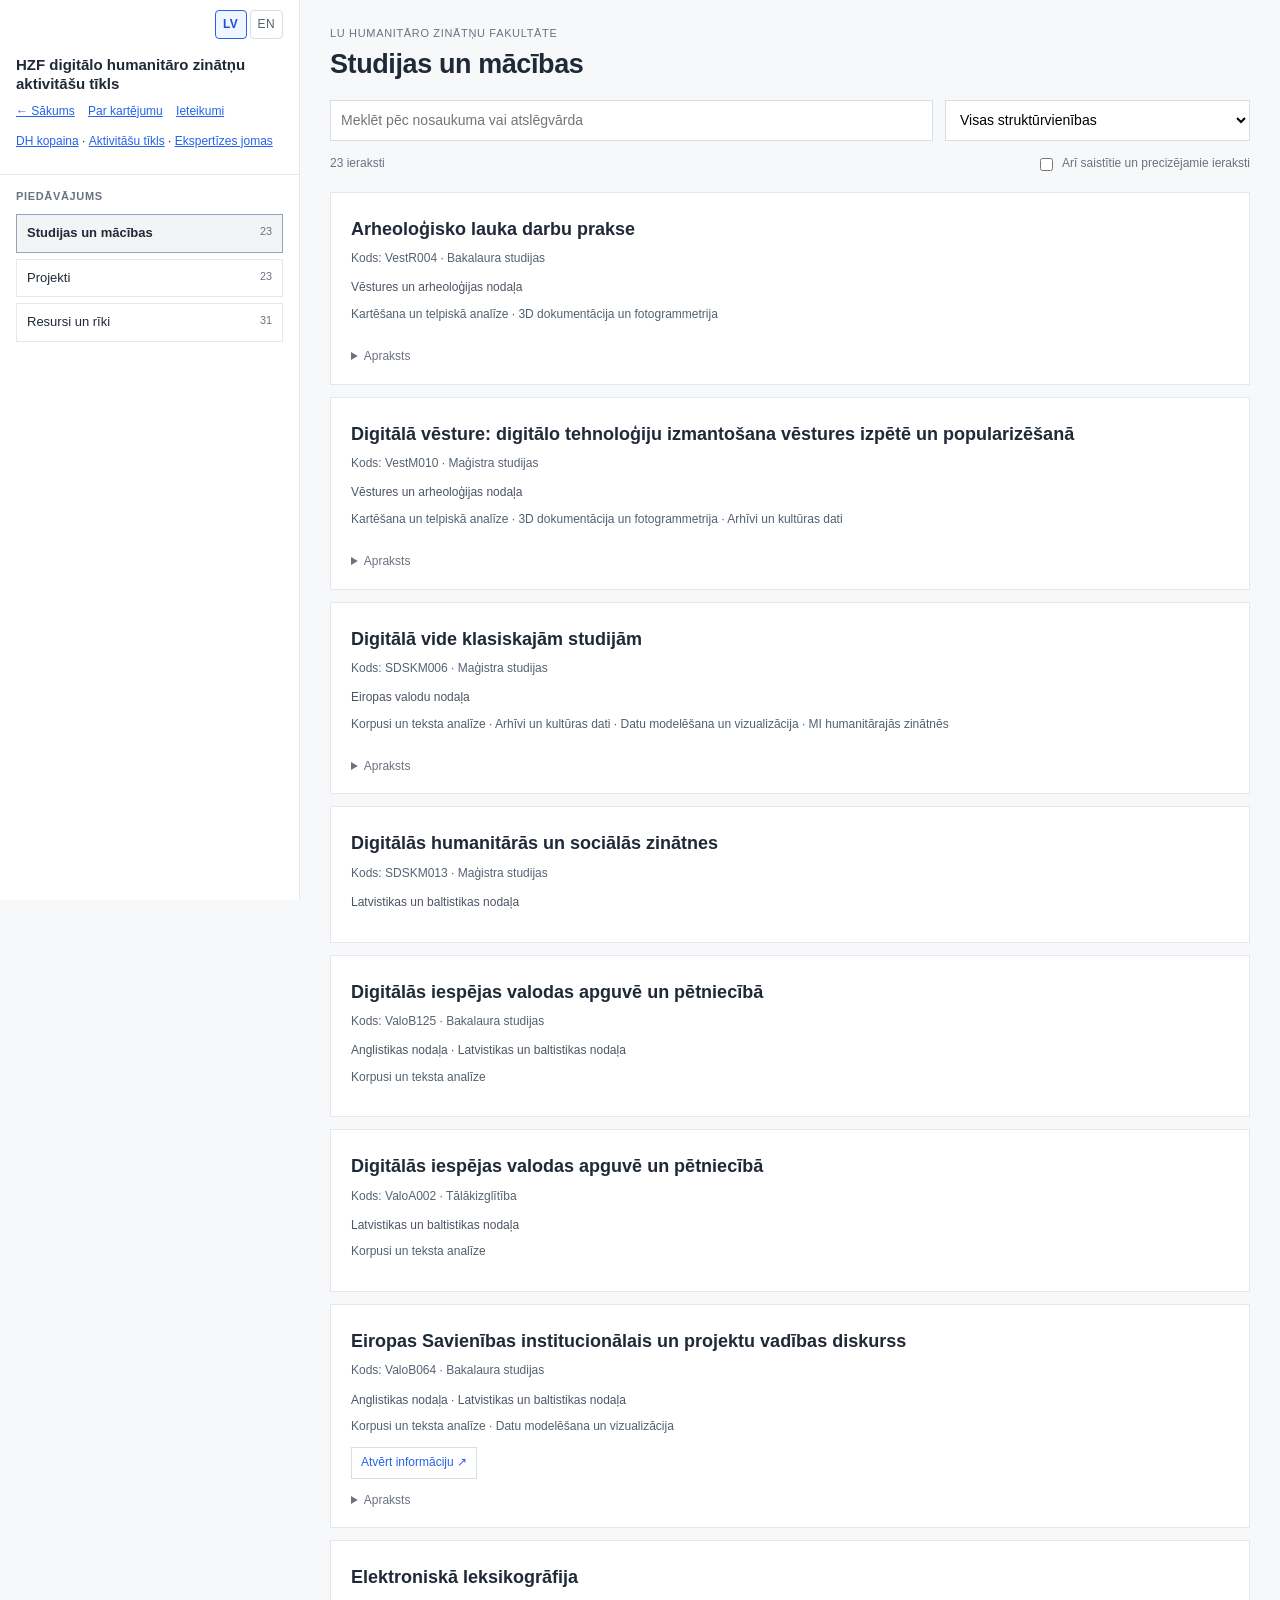
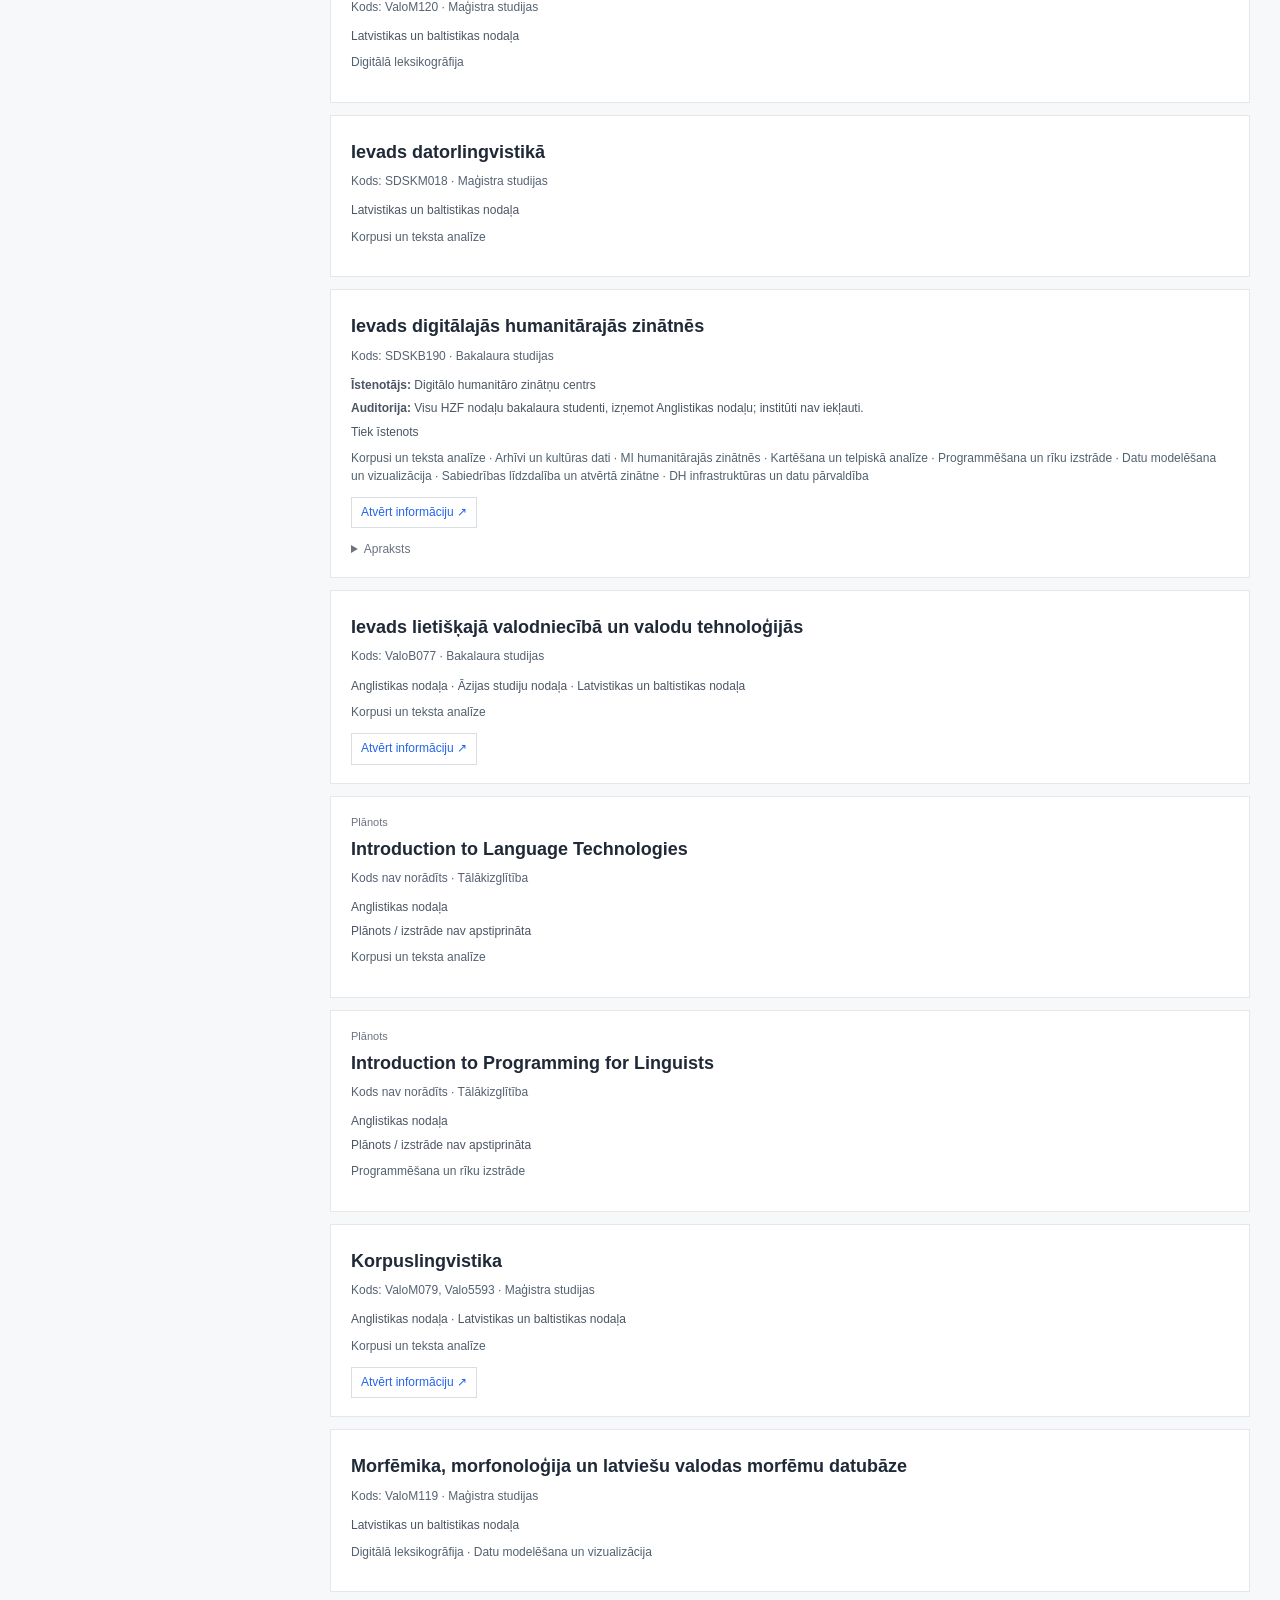
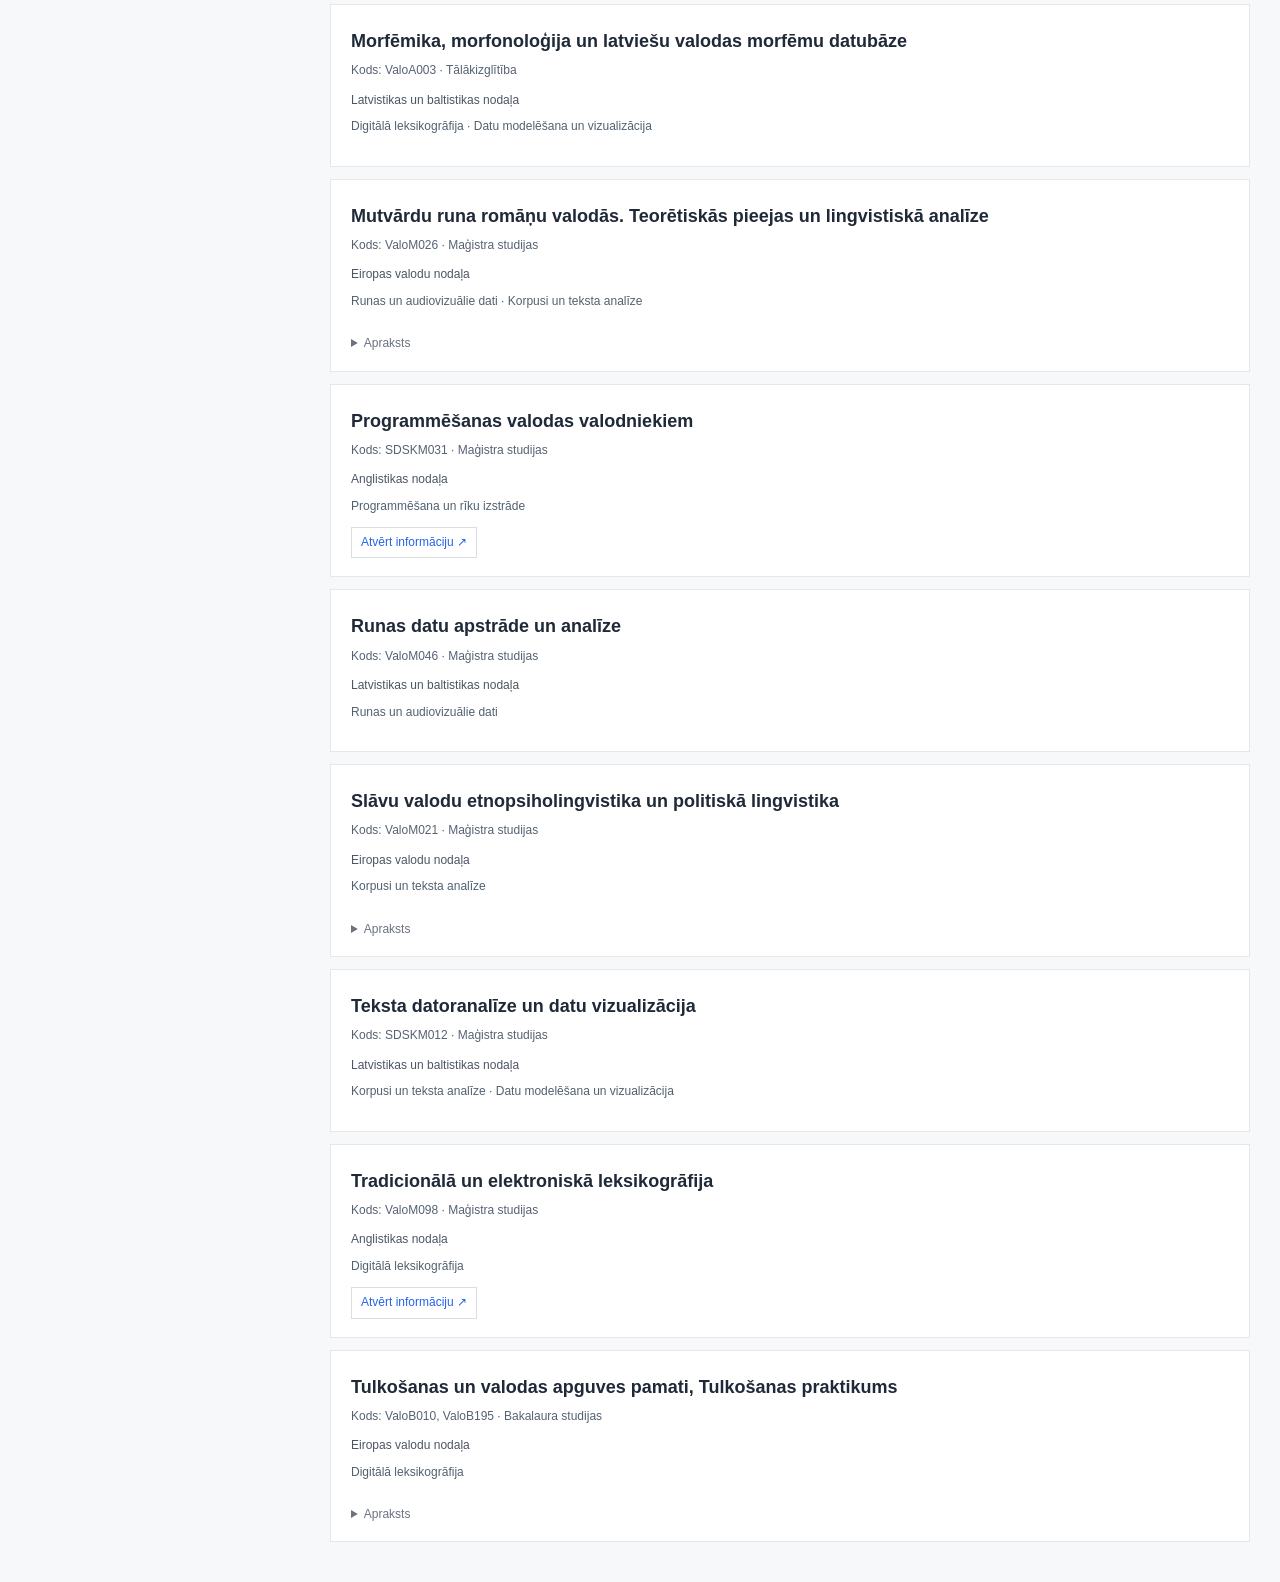
<file: HZF_DH_piedavajums.html>
<!DOCTYPE html><html lang="lv"><head><meta charset="utf-8"><meta name="viewport" content="width=device-width,initial-scale=1"><title>LU HZF · Studijas, projekti un resursi</title><style>
:root{--ink:#1f2937;--muted:#6b7280;--line:#e5e7eb;--blue:#2563eb}*{box-sizing:border-box}body{overflow-anchor:none;margin:0;background:#f7f8fa;color:var(--ink);font:14px/1.45 -apple-system,BlinkMacSystemFont,"Segoe UI",Roboto,Helvetica,Arial,sans-serif}a,a:visited{color:var(--blue)}button,input,select{font:inherit}a:focus-visible,button:focus-visible,input:focus-visible,select:focus-visible{outline:2px solid var(--blue);outline-offset:3px}#app{display:grid;grid-template-columns:300px minmax(0,1fr)}aside{position:sticky;top:0;height:100vh;background:#fff;border-right:1px solid var(--line);overflow:auto}aside h1{font-size:15px;padding:16px 16px 4px;margin:0;line-height:1.3}aside .nav{padding:0 16px 16px;font-size:12px;line-height:1.5}aside .nav>a{display:inline-block;margin:4px 0 8px}.side-section{padding:14px 16px;border-top:1px solid var(--line)}.side-section h2{font-size:11px;text-transform:uppercase;letter-spacing:.06em;color:var(--muted);margin:0 0 9px}.side-section a{display:flex;justify-content:space-between;text-decoration:none;padding:9px 10px;border:1px solid var(--line);margin:6px 0;color:var(--ink);font-size:13px}.side-section a.active{font-weight:600;background:#f3f4f6;border-color:#94a3b8}.side-section a small{color:var(--muted);font-weight:400}main{min-width:0;padding:26px 30px 40px;max-width:1500px}.kicker{font-size:11px;color:var(--muted);letter-spacing:.06em;text-transform:uppercase}main h1{font-size:27px;line-height:1.2;margin:6px 0 20px;letter-spacing:-.015em}.filters{display:flex;gap:12px;flex-wrap:wrap;margin-bottom:14px}.filters input[type=search]{flex:1;min-width:200px}.filters input,.filters select{padding:9px 10px;border:1px solid #d9dee5;border-radius:0;background:#fff;max-width:100%}.filters select{max-width:360px}.options{display:flex;justify-content:space-between;align-items:center;gap:15px;flex-wrap:wrap;margin:10px 0 18px;font-size:12px;color:var(--muted)}.options label{display:flex;align-items:center;gap:6px}.offer-list{display:grid;gap:12px}.offer{background:#fff;border:1px solid var(--line);padding:18px 20px}.offer h2{font-size:18px;line-height:1.3;font-weight:600;margin:7px 0 9px;overflow-wrap:anywhere}.tags{display:flex;gap:8px;flex-wrap:wrap;font-size:11px;color:var(--muted)}.tags span+span:before{content:'·';margin-right:8px}.units,.role,.period{font-size:12px;margin:6px 0;color:#4b5563}.areas{font-size:12px;margin:9px 0 12px;color:#52616f}.actions{display:flex;flex-wrap:wrap;gap:8px;margin-top:12px}.actions a{font-size:12px;text-decoration:none;padding:6px 9px;border:1px solid #d9dee5;background:#fff}.actions a:hover{background:#f7f8fa}.notice{font-size:12px;color:#92400e;margin:9px 0}.offer details{font-size:12px;margin-top:13px;color:var(--muted)}.offer summary{cursor:pointer}.offer details p{margin:8px 0}.offer li{margin:5px 0;overflow-wrap:anywhere}.offer details a{overflow-wrap:anywhere}.empty{padding:30px;color:var(--muted);background:#fff;border:1px solid var(--line)}[hidden]{display:none!important}
@media(max-width:900px){#app{display:block}aside{position:static;height:auto}main{padding:22px 20px}.side-section{display:flex;flex-wrap:wrap;gap:8px}.side-section h2{display:none}.side-section a{margin:0;gap:15px}.filters{display:grid;grid-template-columns:1fr}.filters select{max-width:none;width:100%}.offer{padding:16px}main h1{font-size:25px}}

.offer-top{display:flex;justify-content:space-between;align-items:center;gap:12px;flex-wrap:wrap}


.entry,.offer{position:relative}.affiliation-dot{position:absolute;right:14px;top:14px;width:9px;height:9px;border-radius:50%;background:#9ca3af;box-shadow:0 0 0 3px #fff}.affiliation-dot.active{background:#16a34a}.affiliation-dot:focus-visible{outline:2px solid #2563eb;outline-offset:3px}.entry .tags,.offer-top{padding-right:20px}.course-meta{font-size:12px;color:#566273;margin:6px 0 12px}
</style><script src="assets/external-links.js" defer></script>
<link rel="stylesheet" href="assets/i18n.css">
<script src="assets/translations-en.js"></script>
<script src="assets/i18n.js"></script>
</head><body><div id="app"><aside><div class="language-switch" role="navigation" aria-label="Valoda"><a href="?lang=lv" data-language="lv">LV</a><a href="?lang=en" data-language="en">EN</a></div><h1>HZF digitālo humanitāro zinātņu aktivitāšu tīkls</h1><div class="nav"><a href="index.html">← Sākums</a> <a href="par-kartejumu.html" style="display:inline-block;margin-left:10px;font-size:12px">Par kartējumu</a> <a href="ieteikumi.html" style="margin-left:10px;font-size:12px">Ieteikumi</a><br><a href="HZF_DH_karte.html">DH kopaina</a> · <a href="HZF_DH_tikls.html">Aktivitāšu tīkls</a> · <a href="HZF_DH_ekspertize.html">Ekspertīzes jomas</a></div><section class="side-section"><h2>Piedāvājums</h2><a data-mode="studies" href="?sadala=studies">Studijas un mācības <small id="n-studies"></small></a><a data-mode="projects" href="?sadala=projects">Projekti <small id="n-projects"></small></a><a data-mode="resources" href="?sadala=resources">Resursi un rīki <small id="n-resources"></small></a></section></aside><main><div class="kicker">LU Humanitāro zinātņu fakultāte</div><h1 id="title"></h1><div class="filters"><input type="search" id="search" aria-label="Meklēt piedāvājumā" placeholder="Meklēt pēc nosaukuma vai atslēgvārda"><select id="unit" aria-label="Struktūrvienība"><option value="all">Visas struktūrvienības</option></select></div><div class="options"><span id="count" aria-live="polite"></span><label><input type="checkbox" id="broader">Arī saistītie un precizējamie ieraksti</label></div><div class="offer-list" id="list"></div></main></div><script>
const DATA={"date":"08.11.2026.","basis":"Nodaļu veidnes un doktorantes apkopojums; avotu papildinājumi 07.–08.11.2026.","records":[{"id":"P3","name":"Latviešu diasporas identitātes transformācija: teksts, valoda, digitālā vide (LATDIT)","type":"Projekts","depts":["Anglistikas nodaļa"],"expertUnits":["Anglistikas nodaļa"],"roles":{"Anglistikas nodaļa":"Struktūrvienības norādīta saikne"},"kws":["angļu valoda","latviešu valoda","identitāte un sabiedrība"],"sourceSheet":"Projekti","sourceRow":3,"provenance":"Nodaļu apkopojums","sourceFiles":["DH-aktivitātes-Anglistikas-nodaļa.docx"],"sourceUrls":["https://latdit.lu.lv/"],"period":"2024-09-01 – 2026-02-28","lifecycle":"Noslēgts","availability":"","linkStatus":"Korpusa tiešās piekļuves saite nav norādīta","linkNote":"Projekta lapā par piekļuvi precīzākiem korpusa metadatiem norādīta saziņa ar zinātnisko grupu.","affiliation":"","layer":"research","areas":["corpus"],"description":"Projekts un tā digitālais rezultāts – LATDIT korpuss ar latviešu izcelsmes autoru dažādu žanru tekstiem angļu valodā. Korpuss sadalīts piecos subkorpusos: Digitālie teksti, Literārie teksti, Mācību grāmatas, Pētnieciskie teksti un Žurnāli.","affiliationVerified":false,"affiliationEvidence":"Piederības norāde projekta avotā nav atsevišķi pārbaudīta.","resourceName":"LATDIT korpuss","sourceReferences":[{"sheet":"Projekti","row":3},{"sheet":"Digitālie resursi","row":3}]},{"id":"P4","name":"Lasīšanas process digitālajā laikmetā: faktori, kas nosaka veiksmīgu lasīšanu digitālajās ierīcēs","type":"Projekts","depts":["Anglistikas nodaļa"],"expertUnits":["Anglistikas nodaļa"],"roles":{"Anglistikas nodaļa":"Struktūrvienības norādīta saikne"},"kws":["angļu valoda","digitālā lasīšana un mediji"],"sourceSheet":"Projekti","sourceRow":4,"provenance":"Nodaļu apkopojums","sourceFiles":["DH-aktivitātes-Anglistikas-nodaļa.docx"],"sourceUrls":["https://www.lu.lv/zinatne/projekti/nacionalas-programmas-un-projekti/2025-gada-1-konkurss/lasisanas-process-digitalaja-laikmeta-faktori-kas-nosaka-veiksmigu-lasisanu-digitalajas-ierices/"],"period":"2026-01-01 – 2028-12-31","lifecycle":"Īstenošanas periodā","availability":"","linkStatus":"","linkNote":"","affiliation":"","layer":"related","areas":[],"description":"","affiliationVerified":false,"affiliationEvidence":"Piederības norāde projekta avotā nav atsevišķi pārbaudīta."},{"id":"P5","name":"Valodu tehnoloģiju iniciatīva (VTI)","type":"Projekts","depts":["Anglistikas nodaļa","Latviešu valodas institūts","Latvistikas un baltistikas nodaļa"],"expertUnits":["Anglistikas nodaļa","Latviešu valodas institūts","Latvistikas un baltistikas nodaļa"],"roles":{"Anglistikas nodaļa":"Struktūrvienības norādīta saikne","Latviešu valodas institūts":"Struktūrvienības norādīta saikne","Latvistikas un baltistikas nodaļa":"Struktūrvienības norādīta saikne"},"kws":["angļu valoda","valodu tehnoloģijas","digitālie valodas resursi un infrastruktūra","mākslīgais intelekts","tulkošanas tehnoloģijas"],"sourceSheet":"Projekti","sourceRow":5,"provenance":"Nodaļu apkopojums","sourceFiles":["DH-aktivitātes-Anglistikas-nodaļa.docx","DH-aktivitātes-Latviešu-valodas-institūts.docx","DH-aktivitātes-Latvistikas-un-baltistikas-nodaļa.docx"],"sourceUrls":["https://www.vti.lu.lv/"],"period":"2022-07-01 – 2026-06-30","lifecycle":"Noslēgts","availability":"","linkStatus":"","linkNote":"","affiliation":"","layer":"research","areas":["corpus","code","lex"],"expert":false,"description":"Valodu tehnoloģiju izstrāde un studiju satura attīstīšana.","affiliationVerified":false,"affiliationEvidence":"Piederības norāde projekta avotā nav atsevišķi pārbaudīta."},{"id":"P6","name":"Atvērtās zināšanu ekosistēmas sabiedriskās zinātnes attīstībai (ȬPEN)","type":"Projekts","depts":["Digitālo humanitāro zinātņu centrs","Lībiešu institūts"],"expertUnits":["Digitālo humanitāro zinātņu centrs"],"roles":{"Digitālo humanitāro zinātņu centrs":"Struktūrvienības norādīta saikne","Lībiešu institūts":"Struktūrvienības norādīta saikne"},"kws":["sabiedriskā un atvērtā zinātne","mākslīgais intelekts","runas tehnoloģijas","latviešu valoda","latgaliešu valoda","lībiešu valoda","kultūras mantojums un digitalizācija"],"sourceSheet":"Projekti","sourceRow":6,"provenance":"Nodaļu apkopojums","sourceFiles":["DH-aktivitātes-Digitālo-humanitāro-zinātņu-centrs.docx","DH-aktivitātes-Lībiešu-institūts.docx"],"sourceUrls":["https://www.hzf.lu.lv/petnieciba/projekti/open/"],"period":"2026-01-01 – 2028-12-31","lifecycle":"Īstenošanas periodā","availability":"","linkStatus":"","linkNote":"","affiliation":"","layer":"research","areas":["ai","speech","participation","infra"],"description":"Valodas un kultūras mantojuma atvērtie dati, rokrakstu un runas atpazīšana, kopienu iesaiste.","affiliationVerified":false,"affiliationEvidence":"Piederības norāde projekta avotā nav atsevišķi pārbaudīta."},{"id":"P7","name":"Mākslīgā intelekta risinājumi universitāšu vadītai sabiedrības iesaistei Ukrainas kultūras mantojuma saglabāšanā (AISTER)","type":"Projekts","depts":["Digitālo humanitāro zinātņu centrs"],"expertUnits":["Digitālo humanitāro zinātņu centrs"],"roles":{"Digitālo humanitāro zinātņu centrs":"Struktūrvienības norādīta saikne"},"kws":["mākslīgais intelekts","sabiedriskā un atvērtā zinātne","kultūras mantojums un digitalizācija","identitāte un sabiedrība"],"sourceSheet":"Projekti","sourceRow":7,"provenance":"Nodaļu apkopojums","sourceFiles":["DH-aktivitātes-Digitālo-humanitāro-zinātņu-centrs.docx"],"sourceUrls":["https://www.hzf.lu.lv/petnieciba/aktualie-projekti/erasmus-ka2-programmas-projekts-aister/"],"period":"2025-02-01 – 2027-05-31","lifecycle":"Īstenošanas periodā","availability":"","linkStatus":"","linkNote":"","affiliation":"","layer":"research","areas":["ai","archive","participation"],"description":"MI un sabiedrības līdzdalības risinājumi kultūras mantojuma dokumentēšanai un saglabāšanai.","affiliationVerified":false,"affiliationEvidence":"Piederības norāde projekta avotā nav atsevišķi pārbaudīta."},{"id":"P8","name":"Digitālie resursi un mākslīgā intelekta tehnoloģijas latviešu valodas ilgtspējai (DigiLATE)","type":"Projekts","depts":["Digitālo humanitāro zinātņu centrs","Latviešu valodas institūts","Latvistikas un baltistikas nodaļa"],"expertUnits":["Digitālo humanitāro zinātņu centrs","Latviešu valodas institūts","Latvistikas un baltistikas nodaļa"],"roles":{"Digitālo humanitāro zinātņu centrs":"Struktūrvienības norādīta saikne","Latviešu valodas institūts":"Struktūrvienības norādīta saikne","Latvistikas un baltistikas nodaļa":"Struktūrvienības norādīta saikne"},"kws":["digitālie valodas resursi un infrastruktūra","latgaliešu valoda","latviešu valoda","runas tehnoloģijas","mākslīgais intelekts","tekstu korpuss"],"sourceSheet":"Projekti","sourceRow":8,"provenance":"Nodaļu apkopojums","sourceFiles":["DH-aktivitātes-Digitālo-humanitāro-zinātņu-centrs.docx","DH-aktivitātes-Latviešu-valodas-institūts.docx","DH-aktivitātes-Latvistikas-un-baltistikas-nodaļa.docx"],"sourceUrls":["https://www.lzp.gov.lv/lv/projekts/digitalie-resursi-un-maksliga-intelekta-tehnologijas-latviesu-valodas-ilgtspejai"],"period":"2025-12-22 – 2028-12-21","lifecycle":"Īstenošanas periodā","availability":"","linkStatus":"","linkNote":"","affiliation":"","layer":"research","areas":["corpus","speech","ai","infra"],"expert":false,"description":"Valodu korpusu, runas un mākslīgā intelekta risinājumu izstrāde.","affiliationVerified":false,"affiliationEvidence":"Piederības norāde projekta avotā nav atsevišķi pārbaudīta."},{"id":"P9","name":"NAMS. Latviskā identitāte un zināšanu stratēģijas kā sabiedrības noturības resurss","type":"Projekts","depts":["Digitālo humanitāro zinātņu centrs"],"expertUnits":["Digitālo humanitāro zinātņu centrs"],"roles":{"Digitālo humanitāro zinātņu centrs":"Struktūrvienības norādīta saikne"},"kws":["identitāte un sabiedrība","kultūras mantojums un digitalizācija"],"sourceSheet":"Projekti","sourceRow":9,"provenance":"Nodaļu apkopojums","sourceFiles":["DH-aktivitātes-Digitālo-humanitāro-zinātņu-centrs.docx"],"sourceUrls":["https://lulfmi.lv/petijumi/projekti/nams-latviska-identitate-un-zinasanu-strategijas-ka-sabiedribas-noturibas-resurss"],"period":"2025-12-22 – 2028-12-21","lifecycle":"Īstenošanas periodā","availability":"","linkStatus":"","linkNote":"","affiliation":"","layer":"research","areas":["archive"],"description":"Teiku digitālās platformas attīstīšana projekta ietvaros.","affiliationVerified":false,"affiliationEvidence":"Piederības norāde projekta avotā nav atsevišķi pārbaudīta."},{"id":"P10","name":"Vācu-baltu–vācu-igauņu-latviešu valodu vārdnīca","type":"Projekts","depts":["Eiropas valodu nodaļa"],"expertUnits":["Eiropas valodu nodaļa"],"roles":{"Eiropas valodu nodaļa":"Struktūrvienības norādīta saikne"},"kws":["elektroniskā vārdnīca","vācu valoda","latviešu valoda","citas valodas","vācbaltiešu kultūra","valodas vēsture"],"sourceSheet":"Projekti","sourceRow":10,"provenance":"Nodaļu apkopojums","sourceFiles":["DH-aktivitātes-Eiropas-valodu-nodaļa.docx"],"sourceUrls":["https://arhiiv.eki.ee/dict/bss/bss.html"],"period":"2016 – 2019","lifecycle":"Neaktīvs","lifecycleVerifiedOn":"09.11.2026.","availability":"","linkStatus":"","linkNote":"","affiliation":"","layer":"research","areas":["lex"],"periodNote":"Excel norādīti 2016–2019; nodaļas veidne apraksta līdzdalību kopš 2016. gada arī šobrīd. Periods jāprecizē.","description":"Elektroniskas vārdnīcas šķirkļu veidošana un pilnveide.","affiliationVerified":false,"affiliationEvidence":"Piederības norāde projekta avotā nav atsevišķi pārbaudīta."},{"id":"P11","name":"Institutum Herderianum Rigense: Herdera institūts Rīgā kā zinātnes tīkls Eiropas zinātnes tīklojumā","type":"Projekts","depts":["Filozofijas un ētikas nodaļa"],"expertUnits":["Filozofijas un ētikas nodaļa"],"roles":{"Filozofijas un ētikas nodaļa":"Struktūrvienības norādīta saikne"},"kws":["kultūras mantojums un digitalizācija","datubāze","digitālie valodas resursi un infrastruktūra","vācu valoda","vācbaltiešu kultūra","zinātnes vēsture","Latvijas vēsture"],"sourceSheet":"Projekti","sourceRow":11,"provenance":"Nodaļu apkopojums","sourceFiles":["DH-aktivitātes-Filozofijas-un-ētikas-nodaļa.docx"],"sourceUrls":["https://www.lzp.gov.lv/lv/projekts/institutum-herderianum-rigense-herdera-instituts-riga-ka-zinatnes-tikls-eiropas-zinatnes-tiklojuma"],"period":"2020-12-01 – 2021-12-02","lifecycle":"Noslēgts","availability":"","linkStatus":"","linkNote":"","affiliation":"","layer":"research","areas":["archive"],"description":"Zinātnes vēstures materiālu strukturēšana HeInRi datubāzē.","affiliationVerified":false,"affiliationEvidence":"Piederības norāde projekta avotā nav atsevišķi pārbaudīta."},{"id":"P12","name":"Pēctrimdas fenomens: transformācijas un pielāgošanās latviešu trimdas kopienā pēc 1991. gada","type":"Projekts","depts":["Filozofijas un socioloģijas institūts"],"expertUnits":["Filozofijas un socioloģijas institūts"],"roles":{"Filozofijas un socioloģijas institūts":"Struktūrvienības norādīta saikne"},"kws":["kultūras mantojums un digitalizācija"],"sourceSheet":"Projekti","sourceRow":12,"provenance":"Nodaļu apkopojums","sourceFiles":["DH-aktivitātes-Filozofijas-un-socioloģijas-institūts.docx"],"sourceUrls":["https://www.lzp.gov.lv/lv/projekts/pectrimdas-fenomens-transformacijas-un-pielagosanas-latviesu-trimdas-kopiena-pec-1991-gada"],"period":"2025-01-01 – 2027-12-31","lifecycle":"Īstenošanas periodā","availability":"","linkStatus":"","linkNote":"","affiliation":"","layer":"research","areas":["archive"],"description":"Digitālu biogrāfisko interviju un metadatu strukturēšana un iekļaušana Nacionālās mutvārdu vēstures krājumā.","affiliationVerified":false,"affiliationEvidence":"Piederības norāde projekta avotā nav atsevišķi pārbaudīta."},{"id":"P13","name":"Atvērtas un FAIR principiem atbilstīgas digitālo humanitāro zinātņu ekosistēmas attīstība Latvijā (DHELI)","type":"Projekts","depts":["Latviešu valodas institūts","Lībiešu institūts"],"expertUnits":["Latviešu valodas institūts","Lībiešu institūts"],"roles":{"Latviešu valodas institūts":"Struktūrvienības norādīta saikne","Lībiešu institūts":"Struktūrvienības norādīta saikne"},"kws":["digitālie rīki un programmēšana","digitālie valodas resursi un infrastruktūra"],"sourceSheet":"Projekti","sourceRow":13,"provenance":"Nodaļu apkopojums","sourceFiles":["DH-aktivitātes-Latviešu-valodas-institūts.docx","DH-aktivitātes-Lībiešu-institūts.docx"],"sourceUrls":["https://www.digitalhumanities.lv/projekti/DHELI/"],"period":"2022-12-15 – 2025-12-14","lifecycle":"Noslēgts","availability":"","linkStatus":"","linkNote":"","affiliation":"","layer":"research","areas":["infra"],"expert":false,"description":"Humanitāro zinātņu digitālo resursu integrācija un FAIR datu ekosistēmas attīstība.","affiliationVerified":false,"affiliationEvidence":"Piederības norāde projekta avotā nav atsevišķi pārbaudīta."},{"id":"P14","name":"Humanitāro zinātņu digitālie resursi: integrācija un attīstība","type":"Projekts","depts":["Latviešu valodas institūts","Lībiešu institūts"],"expertUnits":["Latviešu valodas institūts","Lībiešu institūts"],"roles":{"Latviešu valodas institūts":"Struktūrvienības norādīta saikne","Lībiešu institūts":"Struktūrvienības norādīta saikne"},"kws":["digitālie rīki un programmēšana","digitālie valodas resursi un infrastruktūra"],"sourceSheet":"Projekti","sourceRow":14,"provenance":"Nodaļu apkopojums","sourceFiles":["DH-aktivitātes-Latviešu-valodas-institūts.docx","DH-aktivitātes-Lībiešu-institūts.docx"],"sourceUrls":["https://www.digitalhumanities.lv/projekti/DHVPP/"],"period":"2020-10-05 – 2022-10-04","lifecycle":"Noslēgts","availability":"","linkStatus":"","linkNote":"","affiliation":"","layer":"research","areas":["infra"],"expert":false,"description":"Humanitāro zinātņu digitālo resursu integrācija un attīstība.","affiliationVerified":false,"affiliationEvidence":"Piederības norāde projekta avotā nav atsevišķi pārbaudīta."},{"id":"P15","name":"Mūsdienu latviešu valodas izpēte un valodas tehnoloģiju attīstība (LATE)","type":"Projekts","depts":["Latviešu valodas institūts","Latvistikas un baltistikas nodaļa"],"expertUnits":["Latviešu valodas institūts","Latvistikas un baltistikas nodaļa"],"roles":{"Latviešu valodas institūts":"Struktūrvienības norādīta saikne","Latvistikas un baltistikas nodaļa":"Struktūrvienības norādīta saikne"},"kws":["digitālie valodas resursi un infrastruktūra","latviešu valoda"],"sourceSheet":"Projekti","sourceRow":15,"provenance":"Nodaļu apkopojums","sourceFiles":["DH-aktivitātes-Latviešu-valodas-institūts.docx","DH-aktivitātes-Latvistikas-un-baltistikas-nodaļa.docx"],"sourceUrls":["https://www.digitalhumanities.lv/projekti/vpp-late/"],"period":"2021-12-20 – 2024-12-19","lifecycle":"Noslēgts","availability":"","linkStatus":"","linkNote":"","affiliation":"","layer":"research","areas":["corpus","infra"],"expert":false,"description":"Valodas datu un tehnoloģiju izstrāde.","affiliationVerified":false,"affiliationEvidence":"Piederības norāde projekta avotā nav atsevišķi pārbaudīta."},{"id":"P16","name":"Vikingu laikmets Latvijā: stapdisciplināra izpēte","type":"Projekts","depts":["Latvijas vēstures institūts"],"expertUnits":["Latvijas vēstures institūts"],"roles":{"Latvijas vēstures institūts":"Struktūrvienības norādīta saikne"},"kws":["datu analīze un vizualizācija","digitālā pētniecība","Latvijas vēsture"],"sourceSheet":"Projekti","sourceRow":16,"provenance":"Nodaļu apkopojums","sourceFiles":["DH-aktivitātes-Latvijas-vēstures-institūts.docx"],"sourceUrls":["https://www.lvi.lu.lv/petnieciba/projekti/vikingu-laikmets-latvija-starpdisciplinara-izpete/"],"period":"2023-01-01 – 2025-12-31","lifecycle":"Noslēgts","availability":"","linkStatus":"","linkNote":"","affiliation":"","layer":"review","areas":[],"description":"","affiliationVerified":false,"affiliationEvidence":"Piederības norāde projekta avotā nav atsevišķi pārbaudīta."},{"id":"P17","name":"Latviešu valodas morfēmu un vārddarināšanas modeļu datubāze","type":"Projekts","depts":["Latvistikas un baltistikas nodaļa"],"expertUnits":["Latvistikas un baltistikas nodaļa"],"roles":{"Latvistikas un baltistikas nodaļa":"Struktūrvienības norādīta saikne"},"kws":["datubāze","datu analīze un vizualizācija","latviešu valoda","morfoloģija un vārddarināšana","digitālie rīki un programmēšana"],"sourceSheet":"Projekti","sourceRow":17,"provenance":"Nodaļu apkopojums","sourceFiles":["DH-aktivitātes-Latvistikas-un-baltistikas-nodaļa.docx"],"sourceUrls":["https://www.dlmdm.lu.lv/"],"period":"2023-04-01 – 2026-03-31","lifecycle":"Noslēgts","availability":"","linkStatus":"","linkNote":"","affiliation":"","layer":"research","areas":["lex","viz"],"description":"Morfēmu un vārddarināšanas modeļu datubāzes veidošana.","affiliationVerified":false,"affiliationEvidence":"Piederības norāde projekta avotā nav atsevišķi pārbaudīta."},{"id":"P18","name":"Daudzfunkcionāla lībiešu valodas vārdnīca","type":"Projekts","depts":["Lībiešu institūts"],"expertUnits":["Lībiešu institūts"],"roles":{"Lībiešu institūts":"Struktūrvienības norādīta saikne"},"kws":["elektroniskā vārdnīca","lībiešu valoda","digitālie valodas resursi un infrastruktūra"],"sourceSheet":"Projekti","sourceRow":18,"provenance":"Nodaļu apkopojums","sourceFiles":["DH-aktivitātes-Lībiešu-institūts.docx"],"sourceUrls":["https://www.lu.lv/en/zinatne/projekti/nacionalas-programmas-un-projekti/letonika-latviskas-un-eiropeiskas-sabiedribas-attistibai/daudzfunkcionala-libiesu-valodas-vardnica/"],"period":"2021-12-20 – 2024-12-19","lifecycle":"Noslēgts","availability":"","linkStatus":"","linkNote":"","affiliation":"","layer":"research","areas":["lex"],"description":"Digitālas daudzfunkcionālas lībiešu valodas vārdnīcas izstrāde.","affiliationVerified":false,"affiliationEvidence":"Piederības norāde projekta avotā nav atsevišķi pārbaudīta."},{"id":"P19","name":"Kritiski mazu resursu valodas pieejamības uzlabošana: MI balstītas pieejas lībiešu valodas datu sintēzei un iegūšanai","type":"Projekts","depts":["Lībiešu institūts"],"expertUnits":["Lībiešu institūts"],"roles":{"Lībiešu institūts":"Struktūrvienības norādīta saikne"},"kws":["runas tehnoloģijas","lībiešu valoda","mākslīgais intelekts"],"sourceSheet":"Projekti","sourceRow":19,"provenance":"Nodaļu apkopojums","sourceFiles":["DH-aktivitātes-Lībiešu-institūts.docx"],"sourceUrls":["https://www.lu.lv/zinatne/projekti/atveselosanas-un-noturibas-mehanisma-projekti/atbalsts-petniekiem-projektiem/kritiski-mazu-resursu-valodas-pieejamibas-uzlabosana-mi-balstitas-pieejas-libiesu-valodas-datu-sintezei-un-iegusanai/"],"period":"2024-09-01 – 2026-02-28","lifecycle":"Noslēgts","availability":"","linkStatus":"","linkNote":"","affiliation":"","layer":"research","areas":["speech","ai"],"description":"MI pieejas lībiešu valodas datu iegūšanai un sintēzei.","affiliationVerified":false,"affiliationEvidence":"Piederības norāde projekta avotā nav atsevišķi pārbaudīta."},{"id":"P20","name":"Lībiešu valodas resursi un pētījumi lībiešu valodas apguvēju un lietojuma atbalstam","type":"Projekts","depts":["Lībiešu institūts"],"expertUnits":["Lībiešu institūts"],"roles":{"Lībiešu institūts":"Struktūrvienības norādīta saikne"},"kws":["digitālie valodas resursi un infrastruktūra","lībiešu valoda","digitālie rīki un programmēšana"],"sourceSheet":"Projekti","sourceRow":20,"provenance":"Nodaļu apkopojums","sourceFiles":["DH-aktivitātes-Lībiešu-institūts.docx"],"sourceUrls":["https://www.lzp.gov.lv/lv/projekts/libiesu-valodas-resursi-un-petijumi-libiesu-valodas-apguveju-un-lietojuma-atbalstam"],"period":"2025-12-22 – 2028-12-21","lifecycle":"Īstenošanas periodā","availability":"","linkStatus":"","linkNote":"","affiliation":"","layer":"research","areas":["corpus","lex","infra"],"description":"Lībiešu valodas digitālo resursu attīstība.","affiliationVerified":false,"affiliationEvidence":"Piederības norāde projekta avotā nav atsevišķi pārbaudīta."},{"id":"P21","name":"Dzīve un nāve dzelzs laikmetā Latvijā (5. – 12. gadsimts): bioarheoloģisks pētījums","type":"Projekts","depts":["Latvijas vēstures institūts"],"expertUnits":["Latvijas vēstures institūts"],"roles":{"Latvijas vēstures institūts":"Struktūrvienības norādīta saikne"},"kws":["datu analīze un vizualizācija","digitālā pētniecība","Latvijas vēsture"],"sourceSheet":"Projekti","sourceRow":21,"provenance":"Nodaļu apkopojums","sourceFiles":["DH-aktivitātes-Latvijas-vēstures-institūts.docx"],"sourceUrls":["https://www.lu.lv/zinatne/projekti/nacionalas-programmas-un-projekti/2025-gada-1-konkurss/dzive-un-nave-dzelzs-laikmeta-latvija-5-12-gadsimts-bioarheologisks-petijums/"],"period":"2026-01-01 – 2028-12-31","lifecycle":"Īstenošanas periodā","availability":"","linkStatus":"","linkNote":"","affiliation":"","layer":"review","areas":[],"description":"","affiliationVerified":false,"affiliationEvidence":"Piederības norāde projekta avotā nav atsevišķi pārbaudīta."},{"id":"P22","name":"Nezināmie latviešu personvārdi: nepētīto latviešu antroponīmu diahroniska izpēte globālai integrācijai un atvērtai piekļuvei","type":"Projekts","depts":["Latviešu valodas institūts"],"expertUnits":["Latviešu valodas institūts"],"roles":{"Latviešu valodas institūts":"Struktūrvienības norādīta saikne"},"kws":["elektroniskā vārdnīca","latviešu valoda","valodas vēsture","onomastika un dialektoloģija"],"sourceSheet":"Projekti","sourceRow":22,"provenance":"Nodaļu apkopojums","sourceFiles":["DH-aktivitātes-Latviešu-valodas-institūts.docx"],"sourceUrls":["https://www.lu.lv/zinatne/projekti/nacionalas-programmas-un-projekti/2025-gada-1-konkurss/nezinamie-latviesu-personvardi-nepetito-latviesu-antroponimu-diahroniska-izpete-globalai-integracijai-un-atvertai-piekluvei/"],"period":"2026-01-01 – 2028-12-31","lifecycle":"Īstenošanas periodā","availability":"","linkStatus":"","linkNote":"","affiliation":"","layer":"research","areas":["lex"],"description":"Antroponīmu dati, digitāla vārdnīca un atvērta piekļuve.","affiliationVerified":false,"affiliationEvidence":"Piederības norāde projekta avotā nav atsevišķi pārbaudīta."},{"id":"P23","name":"Aizmirstie filozofi: Ērika Zēla un Kurts Štafenhāgens Rīgas Herdera institūtā un pasaulē","type":"Projekts","depts":["Filozofijas un ētikas nodaļa","Latvijas vēstures institūts","Starpdisciplinārais Vācijas pētījumu centrs","Vēstures un arheoloģijas nodaļa"],"expertUnits":["Filozofijas un ētikas nodaļa","Latvijas vēstures institūts","Starpdisciplinārais Vācijas pētījumu centrs","Vēstures un arheoloģijas nodaļa"],"roles":{"Filozofijas un ētikas nodaļa":"Struktūrvienības norādīta saikne","Latvijas vēstures institūts":"Struktūrvienības norādīta saikne","Starpdisciplinārais Vācijas pētījumu centrs":"Struktūrvienības norādīta saikne","Vēstures un arheoloģijas nodaļa":"Struktūrvienības norādīta saikne"},"kws":["datu analīze un vizualizācija","zinātnes vēsture","vācu valoda","vācbaltiešu kultūra","Latvijas vēsture"],"sourceSheet":"Projekti","sourceRow":23,"provenance":"Nodaļu apkopojums","sourceFiles":["DH-aktivitātes-Filozofijas-un-ētikas-nodaļa.docx","DH-aktivitātes-Latvijas-vēstures-institūts.docx","DH-aktivitātes-Starpdisciplinārais-Vācijas-pētījumu-centrs.docx","DH-aktivitātes-Vēstures-un-arheoloģijas-nodaļa.docx"],"sourceUrls":["https://www.lu.lv/en/zinatne/projekti/nacionalas-programmas-un-projekti/flpp-2023-gada-konkurss/aizmirstie-filozofi-erika-zela-un-kurts-stafenhagens-rigas-herdera-instituta-un-pasaule"],"period":"2024-01-01 – 2026-12-31","lifecycle":"Īstenošanas periodā","availability":"","linkStatus":"","linkNote":"","affiliation":"","layer":"review","areas":[],"description":"","affiliationVerified":false,"affiliationEvidence":"Piederības norāde projekta avotā nav atsevišķi pārbaudīta."},{"id":"P24","name":"Cilvēciskāki čatboti: komunikācijā balstīti risinājumi lietotāju pieredzes uzlabošanai","type":"Projekts","depts":["Filozofijas un socioloģijas institūts"],"expertUnits":["Filozofijas un socioloģijas institūts"],"roles":{"Filozofijas un socioloģijas institūts":"Struktūrvienības norādīta saikne"},"kws":["mākslīgais intelekts"],"sourceSheet":"Projekti","sourceRow":24,"provenance":"Nodaļu apkopojums","sourceFiles":["DH-aktivitātes-Filozofijas-un-socioloģijas-institūts.docx"],"sourceUrls":["https://www.lu.lv/en/zinatne/projekti/nacionalas-programmas-un-projekti/flpp-2021-gada-konkurss/cilveciskaki-catboti-komunikacija-balstiti-risinajumi-lietotaju-pieredzes-uzlabosanai/"],"period":"2022-01-03 – 2024-12-30","lifecycle":"Noslēgts","availability":"","linkStatus":"","linkNote":"","affiliation":"","layer":"related","areas":[],"description":"","affiliationVerified":false,"affiliationEvidence":"Piederības norāde projekta avotā nav atsevišķi pārbaudīta."},{"id":"P25","name":"Interneta lietošanas paternu ietekme uz jauniešu kognitīvo stilu attīstību","type":"Projekts","depts":["Filozofijas un socioloģijas institūts"],"expertUnits":["Filozofijas un socioloģijas institūts"],"roles":{"Filozofijas un socioloģijas institūts":"Struktūrvienības norādīta saikne"},"kws":["datu analīze un vizualizācija","digitālā lasīšana un mediji"],"sourceSheet":"Projekti","sourceRow":25,"provenance":"Nodaļu apkopojums","sourceFiles":["DH-aktivitātes-Filozofijas-un-socioloģijas-institūts.docx"],"sourceUrls":["https://www.lu.lv/en/zinatne/projekti/nacionalas-programmas-un-projekti/flpp-2021-gada-konkurss/interneta-lietosanas-paternu-ietekme-uz-jauniesu-kognitivo-stilu-attistibu/"],"period":"2022-01-03 – 2024-12-30","lifecycle":"Noslēgts","availability":"","linkStatus":"","linkNote":"","affiliation":"","layer":"related","areas":[],"description":"","affiliationVerified":false,"affiliationEvidence":"Piederības norāde projekta avotā nav atsevišķi pārbaudīta."},{"id":"P26","name":"Latviešu literatūra kā piederība: personības, poētika un publiskā telpa (LITBEL)","type":"Projekts","depts":["Latvistikas un baltistikas nodaļa"],"expertUnits":["Latvistikas un baltistikas nodaļa"],"roles":{"Latvistikas un baltistikas nodaļa":"Struktūrvienības norādīta saikne"},"kws":["digitālā lasīšana un mediji","literatūra","mākslīgais intelekts","digitālie rīki un programmēšana"],"sourceSheet":"Projekti","sourceRow":26,"provenance":"Nodaļu apkopojums","sourceFiles":["DH-aktivitātes-Latvistikas-un-baltistikas-nodaļa.docx"],"sourceUrls":["https://lulfmi.lv/petijumi/projekti/litbel-latviesu-literatura-ka-piederiba-personibas-poetika-un-publiska-telpa"],"period":"2025-12-22 – 2028-12-21","lifecycle":"Īstenošanas periodā","availability":"","linkStatus":"","linkNote":"","affiliation":"","layer":"review","areas":[],"description":"","affiliationVerified":false,"affiliationEvidence":"Piederības norāde projekta avotā nav atsevišķi pārbaudīta."},{"id":"P27","name":"Latviešu valoda laikā, telpā un sabiedrībā (LaTS)","type":"Projekts","depts":["Latviešu valodas institūts"],"expertUnits":["Latviešu valodas institūts"],"roles":{"Latviešu valodas institūts":"Struktūrvienības norādīta saikne"},"kws":["digitālie valodas resursi un infrastruktūra","latviešu valoda"],"sourceSheet":"Projekti","sourceRow":27,"provenance":"Nodaļu apkopojums","sourceFiles":["DH-aktivitātes-Latviešu-valodas-institūts.docx"],"sourceUrls":["https://lavi.lu.lv/vpp-lats/"],"period":"2025-12-22 – 2028-12-21","lifecycle":"Īstenošanas periodā","availability":"","linkStatus":"","linkNote":"","affiliation":"","layer":"research","areas":["lex","infra"],"description":"Latviešu valodas digitālo resursu attīstība.","affiliationVerified":false,"affiliationEvidence":"Piederības norāde projekta avotā nav atsevišķi pārbaudīta."},{"id":"P28","name":"Latviešu personvārdu vēsturiskā vārdnīca: digitāla pieeja un atvērtie dati (LaGiN)","type":"Projekts","depts":["Latviešu valodas institūts"],"expertUnits":["Latviešu valodas institūts"],"roles":{"Latviešu valodas institūts":"Struktūrvienības norādīta saikne"},"kws":["elektroniskā vārdnīca","latviešu valoda","valodas vēsture","onomastika un dialektoloģija"],"sourceSheet":"Projekti","sourceRow":28,"provenance":"Nodaļu apkopojums","sourceFiles":["DH-aktivitātes-Latviešu-valodas-institūts.docx"],"sourceUrls":["https://www.lu.lv/zinatne/projekti/atveselosanas-un-noturibas-mehanisma-projekti/atbalsts-petniekiem-projektiem/latviesu-personvardu-vesturiska-vardnica-digitala-pieeja-un-atvertie-dati-lagin/"],"period":"2024-09-01 – 2026-02-28","lifecycle":"Noslēgts","availability":"","linkStatus":"","linkNote":"","affiliation":"","layer":"research","areas":["lex"],"description":"Vēsturisku personvārdu digitālās vārdnīcas un atvērto datu izstrāde.","affiliationVerified":false,"affiliationEvidence":"Piederības norāde projekta avotā nav atsevišķi pārbaudīta."},{"id":"P29","name":"Manaizvēle.lv – Platforma vērtīborientētai līdzdalībai un sabiedriskajai uzticībai Latvijā","type":"Projekts","depts":["Vēstures un arheoloģijas nodaļa"],"expertUnits":["Vēstures un arheoloģijas nodaļa"],"roles":{"Vēstures un arheoloģijas nodaļa":"Struktūrvienības norādīta saikne"},"kws":["digitālie valodas resursi un infrastruktūra","sabiedriskā un atvērtā zinātne"],"sourceSheet":"Projekti","sourceRow":29,"provenance":"Nodaļu apkopojums","sourceFiles":["DH-aktivitātes-Vēstures-un-arheoloģijas-nodaļa.docx"],"sourceUrls":["https://manaizvele.lu.lv/"],"period":"2026-01-01 – 2028-12-31","lifecycle":"Aktīvs","lifecycleVerifiedOn":"09.11.2026.","availability":"","linkStatus":"","linkNote":"","affiliation":"","layer":"review","areas":[],"description":"","affiliationVerified":false,"affiliationEvidence":"Piederības norāde projekta avotā nav atsevišķi pārbaudīta.","url":"https://manaizvele.lu.lv/"},{"id":"P30","name":"Vācu valoda un literatūra Baltijā. Valodas vēsture un autobiogrāfiskā rakstniecība transnacionālā un reģionālā skatījumā","type":"Projekts","depts":["Eiropas valodu nodaļa"],"expertUnits":["Eiropas valodu nodaļa"],"roles":{"Eiropas valodu nodaļa":"Struktūrvienības norādīta saikne"},"kws":["vācu valoda","literatūra","digitālie mācību materiāli"],"sourceSheet":"Projekti","sourceRow":30,"provenance":"Papildināts no avotiem","sourceFiles":["DH-aktivitātes-Eiropas-valodu-nodaļa.docx"],"sourceUrls":["https://www.lu.lv/zinatne/projekti/nacionalas-programmas-un-projekti/2025-gada-1-konkurss/vacu-valoda-un-literatura-baltija-valodas-vesture-un-autobiografiska-rakstnieciba-transnacionala-un-regionala-skatijuma/"],"period":"2026-01-01 – 2028-12-31","lifecycle":"Plānots / izstrāde nav apstiprināta","availability":"","linkStatus":"","linkNote":"","affiliation":"","layer":"pedagogy","areas":[],"planned":true,"description":"","affiliationVerified":false,"affiliationEvidence":"Piederības norāde projekta avotā nav atsevišķi pārbaudīta."},{"id":"P31","name":"Intergenerational resilience stories strengthening EU preparedness at European borderland HEIs (LINNAEA)","type":"Projekts","depts":["Digitālo humanitāro zinātņu centrs"],"expertUnits":["Digitālo humanitāro zinātņu centrs"],"roles":{"Digitālo humanitāro zinātņu centrs":"Projekta partneris; LU vada WP3, kurā ietilpst digitālā stāstniecība."},"kws":["digitālā stāstniecība","dzīvesstāsti","kultūras atmiņa","sabiedrības iesaiste","atvērtie izglītības resursi","mantojuma digitalizācija"],"sourceSheet":"Projekti","sourceRow":31,"provenance":"Papildināts no avotiem","sourceFiles":["KA220-HED-4B1D6883_application (1).pdf, 23., 43.–49. lpp."],"sourceUrls":[],"period":"2026-10-01 – 2029-05-31","lifecycle":"Aktīvs","lifecycleVerifiedOn":"09.11.2026.","availability":"","linkStatus":"","linkNote":"","affiliation":"","layer":"research","areas":["storytelling","archive","participation"],"expert":true,"description":"Digitālā stāstniecība: starppaaudžu dzīvesstāstu vākšana, digitāla dokumentēšana un pārveide multimediālos stāstos.","affiliationVerified":false,"affiliationEvidence":"Piederības norāde projekta avotā nav atsevišķi pārbaudīta."},{"id":"P32","name":"Etnogrāfs, sabiedrība, māksla: etnoloģijas un mākslas simbioze un padomju koloniālisma diskurss Latvijā","type":"Projekts","depts":["Latvijas vēstures institūts"],"expertUnits":["Latvijas vēstures institūts"],"roles":{"Latvijas vēstures institūts":"Struktūrvienības norādīta saikne"},"kws":["mākslas vēsture","etnoloģija","datu kopa","kultūras mantojums un digitalizācija"],"sourceSheet":"Projekti","sourceRow":32,"provenance":"Papildināts no avotiem","sourceFiles":["DH-aktivitātes-Latvijas-vēstures-institūts.docx"],"sourceUrls":["https://www.lvi.lu.lv/petnieciba/projekti/etnografs-sabiedriba-maksla-etnologijas-un-makslas-simbioze-un-padomju-kolonialisma-diskurss-latvija/"],"period":"2024-01-01 – 2026-12-31","lifecycle":"Īstenošanas periodā","availability":"","linkStatus":"","linkNote":"","affiliation":"","layer":"review","areas":[],"description":"","affiliationVerified":false,"affiliationEvidence":"Piederības norāde projekta avotā nav atsevišķi pārbaudīta."},{"id":"R4","name":"Tilde vārdnīca Latviešu - Angļu","type":"Digitālais resurss","depts":["Anglistikas nodaļa"],"expertUnits":["Anglistikas nodaļa"],"roles":{"Anglistikas nodaļa":"Struktūrvienības norādīta saikne"},"kws":["elektroniskā vārdnīca","latviešu valoda","angļu valoda"],"sourceSheet":"Digitālie resursi","sourceRow":4,"provenance":"Nodaļu apkopojums","sourceFiles":["DH-aktivitātes-Anglistikas-nodaļa.docx"],"sourceUrls":["https://www.letonika.lv/groups/?g=2"],"period":"","lifecycle":"","availability":"publisks","linkStatus":"Atveras – vispārīga lapa","linkNote":"Saite atver Letonika vārdnīcu kopskatu, ne konkrētās latviešu–angļu vārdnīcas aprakstu.","affiliation":"Lapā norādīta Tilde. Anglistikas nodaļas ieguldījums vai piederība HZF šajā lapā nav apliecināta.","layer":"review","areas":[],"description":"","affiliationVerified":false,"affiliationEvidence":"Lapā norādīta Tilde. Anglistikas nodaļas ieguldījums vai piederība HZF šajā lapā nav apliecināta."},{"id":"R5","name":"LPT teiku korpuss","type":"Digitālais resurss","depts":["Digitālo humanitāro zinātņu centrs"],"expertUnits":["Digitālo humanitāro zinātņu centrs"],"roles":{"Digitālo humanitāro zinātņu centrs":"Struktūrvienības norādīta saikne"},"kws":["tekstu korpuss","kultūras mantojums un digitalizācija"],"sourceSheet":"Digitālie resursi","sourceRow":5,"provenance":"Nodaļu apkopojums","sourceFiles":["DH-aktivitātes-Digitālo-humanitāro-zinātņu-centrs.docx"],"sourceUrls":["http://hdl.handle.net/20.500.12574/147","https://repository.clarin.lv/repository/xmlui/handle/20.500.12574/147","https://research.lu.lv/lv/datasets/latvian-folk-legend-corpus-of-lpt-in-latvian/"],"period":"","lifecycle":"","availability":"publisks","linkStatus":"Atveras","linkNote":"Pastāvīgā hdl saite atver CLARIN ierakstu ar datu kopas aprakstu.","affiliation":"Izdevējos norādīts LU DHC; ieraksts ievietots HZF valodas un kultūras mantojuma datu kolekcijā.","layer":"research","areas":["corpus","archive"],"description":"","affiliationVerified":true,"affiliationEvidence":"Izdevējos norādīts LU DHC; ieraksts ievietots HZF valodas un kultūras mantojuma datu kolekcijā.","researchDatasetUrl":"https://research.lu.lv/lv/datasets/latvian-folk-legend-corpus-of-lpt-in-latvian/"},{"id":"R6","name":"Interaktīvs studiju materiāls par vācu valodu Baltijā un vācu literatūru Baltijā","type":"Digitālais resurss","depts":["Eiropas valodu nodaļa"],"expertUnits":["Eiropas valodu nodaļa"],"roles":{"Eiropas valodu nodaļa":"Struktūrvienības norādīta saikne"},"kws":["digitālie valodas resursi un infrastruktūra","vācu valoda","literatūra"],"sourceSheet":"Digitālie resursi","sourceRow":6,"provenance":"Nodaļu apkopojums","sourceFiles":["DH-aktivitātes-Eiropas-valodu-nodaļa.docx"],"sourceUrls":[],"period":"","lifecycle":"Plānots / izstrāde nav apstiprināta","availability":"izstrādes stadijā","linkStatus":"Nav saites","linkNote":"URL nav norādīts; apkopojumā materiāls aprakstīts kā izstrādē.","affiliation":"Publisku resursu un tajā redzamo institucionālo piederību nevar pārbaudīt.","layer":"pedagogy","areas":[],"planned":true,"description":"","affiliationVerified":false,"affiliationEvidence":"Publisku resursu un tajā redzamo institucionālo piederību nevar pārbaudīt."},{"id":"R7","name":"Digitāls latīņu-latviešu valodas resurss","type":"Digitālais resurss","depts":["Eiropas valodu nodaļa"],"expertUnits":["Eiropas valodu nodaļa"],"roles":{"Eiropas valodu nodaļa":"Struktūrvienības norādīta saikne"},"kws":["elektroniskā vārdnīca","latviešu valoda","citas valodas"],"sourceSheet":"Digitālie resursi","sourceRow":7,"provenance":"Nodaļu apkopojums","sourceFiles":["DH-aktivitātes-Eiropas-valodu-nodaļa.docx"],"sourceUrls":[],"period":"","lifecycle":"Plānots / izstrāde nav apstiprināta","availability":"iecerēts; izstrādes statuss jāprecizē","linkStatus":"Nav saites","linkNote":"URL nav norādīts; ieceri nevar pārbaudīt kā jau pieejamu digitālu resursu.","affiliation":"Bez publiskas resursa adreses piederības norāde nav pārbaudāma.","layer":"research","areas":["lex"],"planned":true,"expert":false,"description":"","affiliationVerified":false,"affiliationEvidence":"Bez publiskas resursa adreses piederības norāde nav pārbaudāma."},{"id":"R8","name":"HeInRi","type":"Digitālais resurss","depts":["Filozofijas un ētikas nodaļa"],"expertUnits":["Filozofijas un ētikas nodaļa"],"roles":{"Filozofijas un ētikas nodaļa":"Struktūrvienības norādīta saikne"},"kws":["kultūras mantojums un digitalizācija","zinātnes vēsture","Latvijas vēsture","vācbaltiešu kultūra"],"sourceSheet":"Digitālie resursi","sourceRow":8,"provenance":"Nodaļu apkopojums","sourceFiles":["DH-aktivitātes-Filozofijas-un-ētikas-nodaļa.docx"],"sourceUrls":["https://www.heinri.lv/"],"period":"","lifecycle":"","availability":"publisks","linkStatus":"Neatveras kā resurss","linkNote":"Tīmekļa pārbaudē saite novirza uz hostinga lapu “Account Suspended”; tiešā pārlūkā arī domēna atrisināšanas kļūda.","affiliation":"Resursa saturs nav pieejams; HZF / struktūrvienības norādi pašā resursā nevar pārbaudīt.","layer":"research","areas":["archive"],"description":"","affiliationVerified":false,"affiliationEvidence":"Resursa saturs nav pieejams; HZF / struktūrvienības norādi pašā resursā nevar pārbaudīt."},{"id":"R9","name":"Nacionālās mutvārdu vēstures krājums","type":"Digitālais resurss","depts":["Filozofijas un socioloģijas institūts"],"expertUnits":["Filozofijas un socioloģijas institūts"],"roles":{"Filozofijas un socioloģijas institūts":"Struktūrvienības norādīta saikne"},"kws":["datubāze","digitālie valodas resursi un infrastruktūra","datu analīze un vizualizācija","kultūras mantojums un digitalizācija"],"sourceSheet":"Digitālie resursi","sourceRow":9,"provenance":"Nodaļu apkopojums","sourceFiles":["DH-aktivitātes-Filozofijas-un-socioloģijas-institūts.docx"],"sourceUrls":["https://mutvarduvesture.lv/kolekcijas"],"period":"","lifecycle":"","availability":"ierobežots","linkStatus":"Atveras","linkNote":"Atveras kolekciju apraksti; tas neapliecina brīvu piekļuvi visiem arhīva materiāliem.","affiliation":"Krājuma veidošana saistīta ar LU Filozofijas un socioloģijas institūtu un asociāciju “Dzīvesstāsts”. HZF pieminēta studentu dalības kontekstā vienā ekspedīcijā, ne kā krājuma pašreizējā institucionālā piederība.","layer":"research","areas":["archive","speech"],"description":"","affiliationVerified":true,"affiliationEvidence":"Krājuma veidošana saistīta ar LU Filozofijas un socioloģijas institūtu un asociāciju “Dzīvesstāsts”. HZF pieminēta studentu dalības kontekstā vienā ekspedīcijā, ne kā krājuma pašreizējā institucionālā piederība."},{"id":"R10","name":"Mūsdienu latviešu valodas vārdnīca","type":"Digitālais resurss","depts":["Latviešu valodas institūts"],"expertUnits":["Latviešu valodas institūts"],"roles":{"Latviešu valodas institūts":"Struktūrvienības norādīta saikne"},"kws":["elektroniskā vārdnīca","latviešu valoda"],"sourceSheet":"Digitālie resursi","sourceRow":10,"provenance":"Nodaļu apkopojums","sourceFiles":["DH-aktivitātes-Latviešu-valodas-institūts.docx"],"sourceUrls":["https://mlvv.tezaurs.lv/"],"period":"","lifecycle":"","availability":"publisks","linkStatus":"Atveras","linkNote":"Atveras vārdnīcas vietne.","affiliation":"Vārdnīcas sastādītājs norādīts kā LU Humanitāro zinātņu fakultātes Latviešu valodas institūts.","layer":"research","areas":["lex"],"description":"","affiliationVerified":true,"affiliationEvidence":"Vārdnīcas sastādītājs norādīts kā LU Humanitāro zinātņu fakultātes Latviešu valodas institūts."},{"id":"R11","name":"Latviešu valodas vēsturiskā vārdnīca (16.–17. gadsimts)","type":"Digitālais resurss","depts":["Latviešu valodas institūts"],"expertUnits":["Latviešu valodas institūts"],"roles":{"Latviešu valodas institūts":"Struktūrvienības norādīta saikne"},"kws":["elektroniskā vārdnīca","latviešu valoda","valodas vēsture"],"sourceSheet":"Digitālie resursi","sourceRow":11,"provenance":"Nodaļu apkopojums","sourceFiles":["DH-aktivitātes-Latviešu-valodas-institūts.docx"],"sourceUrls":["https://lvvv.tezaurs.lv/"],"period":"","lifecycle":"","availability":"publisks","linkStatus":"Atveras","linkNote":"Atveras vēsturiskās vārdnīcas vietne.","affiliation":"Kājene: LU HZF Latviešu valodas institūts.","layer":"research","areas":["lex"],"description":"","affiliationVerified":true,"affiliationEvidence":"Kājene: LU HZF Latviešu valodas institūts."},{"id":"R12","name":"Latviešu valodas seno tekstu korpuss SENIE","type":"Digitālais resurss","depts":["Latviešu valodas institūts"],"expertUnits":["Latviešu valodas institūts"],"roles":{"Latviešu valodas institūts":"Struktūrvienības norādīta saikne"},"kws":["tekstu korpuss","latviešu valoda","valodas vēsture"],"sourceSheet":"Digitālie resursi","sourceRow":12,"provenance":"Nodaļu apkopojums","sourceFiles":["DH-aktivitātes-Latviešu-valodas-institūts.docx"],"sourceUrls":["https://korpuss.lv/id/Senie"],"period":"","lifecycle":"","availability":"publisks","linkStatus":"Atveras","linkNote":"Atveras korpusa apraksts un piekļuves informācija.","affiliation":"Veidotājos nosaukts HZF Latviešu valodas institūts un HZF; norādīti arī sadarbības partneri.","layer":"research","areas":["corpus"],"description":"","affiliationVerified":true,"affiliationEvidence":"Veidotājos nosaukts HZF Latviešu valodas institūts un HZF; norādīti arī sadarbības partneri."},{"id":"R13","name":"Latviešu personvārdu vēsturiskā vārdnīca","type":"Digitālais resurss","depts":["Latviešu valodas institūts"],"expertUnits":["Latviešu valodas institūts"],"roles":{"Latviešu valodas institūts":"Struktūrvienības norādīta saikne"},"kws":["elektroniskā vārdnīca","digitālie valodas resursi un infrastruktūra","latviešu valoda","valodas vēsture","onomastika un dialektoloģija"],"sourceSheet":"Digitālie resursi","sourceRow":13,"provenance":"Nodaļu apkopojums","sourceFiles":["DH-aktivitātes-Latviešu-valodas-institūts.docx"],"sourceUrls":["https://personvardi.lu.lv/"],"period":"","lifecycle":"","availability":"publisks","linkStatus":"Atveras","linkNote":"Pārlūkā ielādējas vārdnīca un sadaļa par vārdnīcu.","affiliation":"Kājenē norādīts LU HZF Latviešu valodas institūts.","layer":"research","areas":["lex"],"description":"","affiliationVerified":true,"affiliationEvidence":"Kājenē norādīts LU HZF Latviešu valodas institūts."},{"id":"R14","name":"Interaktīvā latviešu valodas dialektu karte","type":"Digitālais resurss","depts":["Latviešu valodas institūts"],"expertUnits":["Latviešu valodas institūts"],"roles":{"Latviešu valodas institūts":"Struktūrvienības norādīta saikne"},"kws":["telpiskās un 3D metodes","datu analīze un vizualizācija","onomastika un dialektoloģija"],"sourceSheet":"Digitālie resursi","sourceRow":14,"provenance":"Nodaļu apkopojums","sourceFiles":["DH-aktivitātes-Latviešu-valodas-institūts.docx"],"sourceUrls":["https://dialekti.lu.lv"],"period":"","lifecycle":"","availability":"publisks","linkStatus":"Atveras","linkNote":"Pārlūkā ielādējas interaktīvā vietne.","affiliation":"Sadaļā “Par mums”, logo un kājenē norādīts LU Latviešu valodas institūts; HZF nosaukums nav pievienots.","layer":"research","areas":["map"],"description":"","affiliationVerified":true,"affiliationEvidence":"Sadaļā “Par mums”, logo un kājenē norādīts LU Latviešu valodas institūts; HZF nosaukums nav pievienots."},{"id":"R15","name":"Apvidvārdu talka","type":"Digitālais resurss","depts":["Latviešu valodas institūts"],"expertUnits":["Latviešu valodas institūts"],"roles":{"Latviešu valodas institūts":"Struktūrvienības norādīta saikne"},"kws":["sabiedriskā un atvērtā zinātne","onomastika un dialektoloģija"],"sourceSheet":"Digitālie resursi","sourceRow":15,"provenance":"Nodaļu apkopojums","sourceFiles":["DH-aktivitātes-Latviešu-valodas-institūts.docx"],"sourceUrls":["https://apvidvardi.lu.lv/"],"period":"","lifecycle":"","availability":"publisks","linkStatus":"Resurss neatveras – aizsardzības lapa","linkNote":"Gan tiešā pieprasījumā, gan pārlūkā redzama BunkerWeb aizsardzības sākumlapa, ne Apvidvārdu talka. HTTP 200 šeit neapliecina resursa pieejamību.","affiliation":"Aizsardzības lapā nav resursa satura vai piederības norādes. Tas pats par sevi nepierāda pastāvīgu resursa slēgšanu.","layer":"research","areas":["lex","participation"],"description":"","affiliationVerified":false,"affiliationEvidence":"Aizsardzības lapā nav resursa satura vai piederības norādes. Tas pats par sevi nepierāda pastāvīgu resursa slēgšanu."},{"id":"R16","name":"Vietvārdu talka","type":"Digitālais resurss","depts":["Latviešu valodas institūts"],"expertUnits":["Latviešu valodas institūts"],"roles":{"Latviešu valodas institūts":"Struktūrvienības norādīta saikne"},"kws":["sabiedriskā un atvērtā zinātne","onomastika un dialektoloģija"],"sourceSheet":"Digitālie resursi","sourceRow":16,"provenance":"Nodaļu apkopojums","sourceFiles":["DH-aktivitātes-Latviešu-valodas-institūts.docx"],"sourceUrls":["https://vietvardi.lu.lv"],"period":"","lifecycle":"","availability":"publisks","linkStatus":"Atveras","linkNote":"Pārlūkā ielādējas vietne un datubāzes apraksts.","affiliation":"Kontaktos un sadaļā “Par datubāzi” norādīts LU Latviešu valodas institūts; HZF nosaukums nav minēts.","layer":"research","areas":["map","participation"],"description":"","affiliationVerified":true,"affiliationEvidence":"Kontaktos un sadaļā “Par datubāzi” norādīts LU Latviešu valodas institūts; HZF nosaukums nav minēts."},{"id":"R17","name":"Latviešu 18. gadsimta tekstu pilotkonvertors","type":"Digitālais resurss","depts":["Latviešu valodas institūts"],"expertUnits":["Latviešu valodas institūts"],"roles":{"Latviešu valodas institūts":"Struktūrvienības norādīta saikne"},"kws":["digitālie rīki un programmēšana","latviešu valoda","valodas vēsture"],"sourceSheet":"Digitālie resursi","sourceRow":17,"provenance":"Nodaļu apkopojums","sourceFiles":["DH-aktivitātes-Latviešu-valodas-institūts.docx"],"sourceUrls":["https://repository.clarin.lv/repository/xmlui/handle/20.500.12574/140"],"period":"","lifecycle":"","availability":"publisks","linkStatus":"Atveras","linkNote":"Atveras CLARIN rīka ieraksts.","affiliation":"Izdevējos norādīts Latvian Language Institute, Faculty of Humanities, University of Latvia; arī LU MII AiLab.","layer":"research","areas":["corpus"],"description":"","affiliationVerified":true,"affiliationEvidence":"Izdevējos norādīts Latvian Language Institute, Faculty of Humanities, University of Latvia; arī LU MII AiLab."},{"id":"R18","name":"Vietvārdu kartotēka","type":"Digitālais resurss","depts":["Latviešu valodas institūts"],"expertUnits":["Latviešu valodas institūts"],"roles":{"Latviešu valodas institūts":"Struktūrvienības norādīta saikne"},"kws":["datu analīze un vizualizācija","onomastika un dialektoloģija"],"sourceSheet":"Digitālie resursi","sourceRow":18,"provenance":"Nodaļu apkopojums","sourceFiles":["DH-aktivitātes-Latviešu-valodas-institūts.docx"],"sourceUrls":["https://storage.delibero.org/lvi/"],"period":"","lifecycle":"","availability":"ierobežots","linkStatus":"Nav pārbaudāma – noildze","linkNote":"Atkārtotā tiešā pieprasījumā un pārlūkā savienojuma noildze. Iespējami piekļuves vai tīkla ierobežojumi; pastāvīga nedarbošanās nav pierādīta.","affiliation":"Pārbaudes laikā resursa lapa neielādējas.","layer":"research","areas":["archive"],"description":"","affiliationVerified":false,"affiliationEvidence":"Pārbaudes laikā resursa lapa neielādējas."},{"id":"R19","name":"Apvidvārdu kartotēka","type":"Digitālais resurss","depts":["Latviešu valodas institūts"],"expertUnits":["Latviešu valodas institūts"],"roles":{"Latviešu valodas institūts":"Struktūrvienības norādīta saikne"},"kws":["datu analīze un vizualizācija","onomastika un dialektoloģija"],"sourceSheet":"Digitālie resursi","sourceRow":19,"provenance":"Nodaļu apkopojums","sourceFiles":["DH-aktivitātes-Latviešu-valodas-institūts.docx"],"sourceUrls":[],"period":"","lifecycle":"","availability":"ierobežots","linkStatus":"Nav saites","linkNote":"URL nav norādīts; apkopojumā norādīta ierobežota piekļuve.","affiliation":"Piederības norāde pašā resursā nav pārbaudāma bez piekļuves adreses.","layer":"research","areas":["archive"],"description":"","affiliationVerified":false,"affiliationEvidence":"Piederības norāde pašā resursā nav pārbaudāma bez piekļuves adreses."},{"id":"R20","name":"Dialektologu ekspedīciju audioieraksti","type":"Digitālais resurss","depts":["Latviešu valodas institūts"],"expertUnits":["Latviešu valodas institūts"],"roles":{"Latviešu valodas institūts":"Struktūrvienības norādīta saikne"},"kws":["datu analīze un vizualizācija","kultūras mantojums un digitalizācija","latviešu valoda","onomastika un dialektoloģija"],"sourceSheet":"Digitālie resursi","sourceRow":20,"provenance":"Nodaļu apkopojums","sourceFiles":["DH-aktivitātes-Latviešu-valodas-institūts.docx"],"sourceUrls":[],"period":"","lifecycle":"","availability":"ierobežots","linkStatus":"Nav saites","linkNote":"URL nav norādīts; apkopojumā norādīta ierobežota piekļuve.","affiliation":"Piederības norāde pašā resursā nav pārbaudāma bez piekļuves adreses.","layer":"research","areas":["archive","speech"],"description":"","affiliationVerified":false,"affiliationEvidence":"Piederības norāde pašā resursā nav pārbaudāma bez piekļuves adreses."},{"id":"R21","name":"LU HZF Latvijas vēstures institūta Arheoloģisko materiālu krātuve","type":"Digitālais resurss","depts":["Latvijas vēstures institūts"],"expertUnits":["Latvijas vēstures institūts"],"roles":{"Latvijas vēstures institūts":"Struktūrvienības norādīta saikne"},"kws":["datubāze"],"sourceSheet":"Digitālie resursi","sourceRow":21,"provenance":"Nodaļu apkopojums","sourceFiles":["DH-aktivitātes-Latvijas-vēstures-institūts.docx"],"sourceUrls":["https://www.lvi.lu.lv/kratuves-un-laboratorija/arheologisko-materialu-kratuve/uzkrato-materialu-datubazes/"],"period":"","lifecycle":"","availability":"ierobežots","linkStatus":"Atveras – apraksta lapa","linkNote":"Saite ved uz krātuves datubāžu aprakstu institūta vietnē, ne tieši uz publiski lietojamu datubāzi.","affiliation":"Vietnē skaidri norādīts Latvijas vēstures institūts un LU; HZF nosaukums pārbaudītās lapas tekstā nav minēts.","layer":"research","areas":["archive"],"description":"","affiliationVerified":true,"affiliationEvidence":"Vietnē skaidri norādīts Latvijas vēstures institūts un LU; HZF nosaukums pārbaudītās lapas tekstā nav minēts."},{"id":"R22","name":"Latviešu valodas morfēmu un vārddarināšanas modeļu datubāze","type":"Digitālais resurss","depts":["Latvistikas un baltistikas nodaļa"],"expertUnits":["Latvistikas un baltistikas nodaļa"],"roles":{"Latvistikas un baltistikas nodaļa":"Struktūrvienības norādīta saikne"},"kws":["morfoloģija un vārddarināšana","latviešu valoda","datu analīze un vizualizācija"],"sourceSheet":"Digitālie resursi","sourceRow":22,"provenance":"Nodaļu apkopojums","sourceFiles":["DH-aktivitātes-Latvistikas-un-baltistikas-nodaļa.docx"],"sourceUrls":["http://hdl.handle.net/20.500.12574/155","https://research.lu.lv/lv/datasets/database-of-latvian-morphemes-and-derivational-models-dlmdm/"],"period":"","lifecycle":"","availability":"publisks","linkStatus":"Atveras","linkNote":"Pastāvīgā hdl saite atver CLARIN datubāzes ierakstu.","affiliation":"Aprakstā norādīta Department of Latvian and Baltic Studies, Faculty of Humanities, University of Latvia; arī HZF kolekcija.","layer":"research","areas":["lex","viz"],"description":"","affiliationVerified":true,"affiliationEvidence":"Aprakstā norādīta Department of Latvian and Baltic Studies, Faculty of Humanities, University of Latvia; arī HZF kolekcija.","researchDatasetUrl":"https://research.lu.lv/lv/datasets/database-of-latvian-morphemes-and-derivational-models-dlmdm/"},{"id":"R23","name":"Lībiešu valodas un kultūras resursu platforma “livonian.tech”","type":"Digitālais resurss","depts":["Lībiešu institūts"],"expertUnits":["Lībiešu institūts"],"roles":{"Lībiešu institūts":"Struktūrvienības norādīta saikne"},"kws":["lībiešu valoda","kultūras mantojums un digitalizācija","digitālie valodas resursi un infrastruktūra","datubāze","tekstu korpuss"],"sourceSheet":"Digitālie resursi","sourceRow":23,"provenance":"Nodaļu apkopojums","sourceFiles":["DH-aktivitātes-Lībiešu-institūts.docx"],"sourceUrls":["https://livonian.tech/"],"period":"","lifecycle":"","availability":"publisks","linkStatus":"Atveras","linkNote":"Atveras platforma un sadaļa “Par platformu”.","affiliation":"Aprakstā un vizuālajā identitātē norādīts LU Lībiešu institūts; HZF nosaukums nav minēts.","layer":"research","areas":["corpus","lex","speech","archive"],"description":"Lībiešu valodas un kultūras resursu platforma ar strukturētiem valodas, arhīvu un kultūras datiem.","affiliationVerified":true,"affiliationEvidence":"Aprakstā un vizuālajā identitātē norādīts LU Lībiešu institūts; HZF nosaukums nav minēts."},{"id":"R24","name":"Sanskrita-angļu-latviešu terminu (elektroniskā) datubāze","type":"Digitālais resurss","depts":["Starptautiskais Indijas studiju centrs"],"expertUnits":["Starptautiskais Indijas studiju centrs"],"roles":{"Starptautiskais Indijas studiju centrs":"Struktūrvienības norādīta saikne"},"kws":["datubāze","elektroniskā vārdnīca","citas valodas","latviešu valoda"],"sourceSheet":"Digitālie resursi","sourceRow":24,"provenance":"Nodaļu apkopojums","sourceFiles":["DH-aktivitātes-Starptautiskais-Indijas-studiju-centrs.docx"],"sourceUrls":["https://www.sanskrits.org/"],"period":"","lifecycle":"","availability":"publisks","linkStatus":"Atveras","linkNote":"Atveras terminu datubāze.","affiliation":"Vietnes uzturētāji: Latvijas Universitāte un LU Starptautiskais Indijas studiju institūts (LU SISI). HZF nav minēta; lietots “institūts”, ne pašreizējais “centrs”.","layer":"research","areas":["lex"],"description":"","affiliationVerified":true,"affiliationEvidence":"Vietnes uzturētāji: Latvijas Universitāte un LU Starptautiskais Indijas studiju institūts (LU SISI). HZF nav minēta; lietots “institūts”, ne pašreizējais “centrs”."},{"id":"R25","name":"Teikas – latviešu teiku digitālā platforma","type":"Digitālais resurss","depts":["Digitālo humanitāro zinātņu centrs"],"expertUnits":["Digitālo humanitāro zinātņu centrs"],"roles":{"Digitālo humanitāro zinātņu centrs":"Struktūrvienības norādīta saikne"},"kws":["tekstu korpuss","kultūras mantojums un digitalizācija","datu analīze un vizualizācija","telpiskās un 3D metodes","datu modelēšana un vizualizācija"],"sourceSheet":"Digitālie resursi","sourceRow":25,"provenance":"Papildināts no avotiem","sourceFiles":["DH-aktivitātes-Digitālo-humanitāro-zinātņu-centrs.docx"],"sourceUrls":["https://dhc.lu.lv/teikas/","https://dhc.lu.lv/teikas/par-projektu/"],"period":"","lifecycle":"","availability":"publiski pieejama; izstrādē","linkStatus":"Atveras","linkNote":"Atveras teiku platforma un projekta apraksts.","affiliation":"Sadaļā “Par projektu” skaidri norādīts: platforma tiek veidota LU HZF Digitālo humanitāro zinātņu centrā.","layer":"research","areas":["archive","map","viz"],"description":"Teiku izpētes platforma ar strukturētiem teiku datiem, metadatiem, kartēšanu un datu vizualizāciju.","affiliationVerified":true,"affiliationEvidence":"Sadaļā “Par projektu” skaidri norādīts: platforma tiek veidota LU HZF Digitālo humanitāro zinātņu centrā."},{"id":"R26","name":"aiRA","type":"Digitālais resurss","depts":["Digitālo humanitāro zinātņu centrs"],"expertUnits":["Digitālo humanitāro zinātņu centrs"],"roles":{"Digitālo humanitāro zinātņu centrs":"Struktūrvienības norādīta saikne"},"kws":["rokraksta atpazīšana","mākslīgais intelekts","TEI XML","kultūras mantojums un digitalizācija"],"sourceSheet":"Digitālie resursi","sourceRow":26,"provenance":"Papildināts no avotiem","sourceFiles":["DH-aktivitātes-Digitālo-humanitāro-zinātņu-centrs.docx"],"sourceUrls":["https://dhc.lu.lv/aiRA/","https://dhc.lu.lv/"],"period":"","lifecycle":"","availability":"publisks rīks; izmantošanai vajadzīga lietotāja API atslēga","linkStatus":"Atveras","linkNote":"Pārlūkā ielādējas rīks un Info sadaļa. Transkribēšana ar lietotāja API atslēgu nav testēta.","affiliation":"Info sadaļā skaidri norādīts, ka rīku izveidojis LU DHC projektā ȬPEN (ZDA-LIP 2025/2). HZF nosaukums nav minēts.","layer":"research","areas":["ai","code"],"description":"Manuskriptu atšifrēšanas un attēlu aprakstu veidošanas rīks.","affiliationVerified":true,"affiliationEvidence":"Info sadaļā skaidri norādīts, ka rīku izveidojis LU DHC projektā ȬPEN (ZDA-LIP 2025/2). HZF nosaukums nav minēts."},{"id":"R27","name":"digitalhumanities.lv","type":"Digitālais resurss","depts":["Digitālo humanitāro zinātņu centrs"],"expertUnits":["Digitālo humanitāro zinātņu centrs"],"roles":{"Digitālo humanitāro zinātņu centrs":"Struktūrvienības norādīta saikne"},"kws":["digitālie valodas resursi un infrastruktūra","DH komunikācija","sadarbība"],"sourceSheet":"Digitālie resursi","sourceRow":27,"provenance":"Papildināts no avotiem","sourceFiles":["DH-aktivitātes-Digitālo-humanitāro-zinātņu-centrs.docx"],"sourceUrls":["https://digitalhumanities.lv/","https://digitalhumanities.lv/lv/par-mums/"],"period":"","lifecycle":"","availability":"publisks","linkStatus":"Atveras","linkNote":"Atveras platforma un sadaļa “Par mums”.","affiliation":"“Par mums” DHC norādīts kā platformas izstrādātājs un koordinētājs; dots arī links uz DHC HZF vietnē. HZF nosaukums pašā tekstā nav minēts.","layer":"research","areas":["infra"],"description":"","affiliationVerified":true,"affiliationEvidence":"“Par mums” DHC norādīts kā platformas izstrādātājs un koordinētājs; dots arī links uz DHC HZF vietnē. HZF nosaukums pašā tekstā nav minēts."},{"id":"R28","name":"ResearchGames.eu","type":"Digitālais resurss","depts":["Digitālo humanitāro zinātņu centrs"],"expertUnits":["Digitālo humanitāro zinātņu centrs"],"roles":{"Digitālo humanitāro zinātņu centrs":"Struktūrvienības norādīta saikne"},"kws":["digitālās spēles","sabiedrības iesaiste","kultūras mantojums un digitalizācija","zinātnes komunikācija"],"sourceSheet":"Digitālie resursi","sourceRow":28,"provenance":"Papildināts no avotiem","sourceFiles":["DH-aktivitātes-Digitālo-humanitāro-zinātņu-centrs.docx"],"sourceUrls":["https://researchgames.eu/","https://dhc.lu.lv/"],"period":"","lifecycle":"","availability":"publisks; platforma attīstās","linkStatus":"Atveras","linkNote":"Atveras ResearchGames platforma.","affiliation":"About sadaļā norādīta un sasaistīta platformas izcelsme LU Digital Humanities Center. HZF nosaukums nav minēts.","layer":"research","areas":["gaming","participation"],"description":"Digitālo spēļu platforma un iniciatīva.","affiliationVerified":true,"affiliationEvidence":"About sadaļā norādīta un sasaistīta platformas izcelsme LU Digital Humanities Center. HZF nosaukums nav minēts."},{"id":"R29","name":"Latviešu autobiogrāfiju korpuss","type":"Digitālais resurss","depts":["Digitālo humanitāro zinātņu centrs"],"expertUnits":["Digitālo humanitāro zinātņu centrs"],"roles":{"Digitālo humanitāro zinātņu centrs":"Struktūrvienības norādīta saikne"},"kws":["tekstu korpuss","dzīvesstāsti","digitālie valodas resursi un infrastruktūra"],"sourceSheet":"Digitālie resursi","sourceRow":29,"provenance":"Papildināts no avotiem","sourceFiles":["DH-aktivitātes-Digitālo-humanitāro-zinātņu-centrs.docx"],"sourceUrls":["https://repository.clarin.lv/repository/xmlui/handle/20.500.12574/145","https://research.lu.lv/lv/datasets/corpus-of-latvian-autobiographies-clarin-lv-digital-library-at-im/"],"period":"","lifecycle":"","availability":"publiski metadati un izpētes saskarne; pilnā teksta lejupielāde ierakstā nav piedāvāta","linkStatus":"Atveras","linkNote":"Atveras CLARIN korpusa ieraksts.","affiliation":"Izdevēju un apraksta laukos norādīts LU DHC kopā ar LU LFMI; HZF nosaukums šajos resursa laukos nav minēts.","layer":"research","areas":["corpus","archive"],"description":"","affiliationVerified":true,"affiliationEvidence":"Izdevēju un apraksta laukos norādīts LU DHC kopā ar LU LFMI; HZF nosaukums šajos resursa laukos nav minēts.","researchDatasetUrl":"https://research.lu.lv/lv/datasets/corpus-of-latvian-autobiographies-clarin-lv-digital-library-at-im/"},{"id":"R30","name":"Ziemeļkurzemes lībiešu krasta apdzīvoto vietu daudzvalodu vietvārdu datu kopa","type":"Digitālais resurss","depts":["Latvijas vēstures institūts"],"expertUnits":["Latvijas vēstures institūts"],"roles":{"Latvijas vēstures institūts":"Struktūrvienības norādīta saikne"},"kws":["vietvārdi","saistītie dati","kultūras mantojums un digitalizācija","digitālā pētniecība"],"sourceSheet":"Digitālie resursi","sourceRow":30,"provenance":"Papildināts no avotiem","sourceFiles":["DH-aktivitātes-Latvijas-vēstures-institūts.docx"],"sourceUrls":["https://doi.org/10.5281/zenodo.15723050","https://research.lu.lv/lv/datasets/dataset-of-the-multilingual-gazetteer-of-the-settlements-on-the-l/"],"period":"","lifecycle":"","availability":"Publiski pieejami dati","linkStatus":"","linkNote":"DOI atver Zenodo jaunāko versiju 17545241. Ieraksts un failu saraksts pārlūkā pieejami; automatizētā pieprasījuma 403 nav resursa nedarbošanās.","affiliation":"Pārbaudītajā Zenodo aprakstā un izvērstajās autoru piederībās nav HZF vai Latvijas vēstures institūta norādes. Saikne no research.lu.lv ir ārējs pamatojums, ne piederības norāde pašā resursā.","layer":"research","areas":["map","archive"],"description":"Ziemeļkurzemes lībiešu krasta apdzīvoto vietu daudzvalodu vietvārdu dati.","affiliationVerified":false,"affiliationEvidence":"Pārbaudītajā Zenodo aprakstā un izvērstajās autoru piederībās nav HZF vai Latvijas vēstures institūta norādes. Saikne no research.lu.lv ir ārējs pamatojums, ne piederības norāde pašā resursā.","researchDatasetUrl":"https://research.lu.lv/lv/datasets/dataset-of-the-multilingual-gazetteer-of-the-settlements-on-the-l/"},{"id":"R31","name":"Etnogrāfu publikācijas Latvijas PSR 1948–1989","type":"Digitālais resurss","depts":["Latvijas vēstures institūts"],"expertUnits":["Latvijas vēstures institūts"],"roles":{"Latvijas vēstures institūts":"Struktūrvienības norādīta saikne"},"kws":["etnoloģija","bibliogrāfiskie dati","kultūras mantojums un digitalizācija"],"sourceSheet":"Digitālie resursi","sourceRow":31,"provenance":"Papildināts no avotiem","sourceFiles":["DH-aktivitātes-Latvijas-vēstures-institūts.docx"],"sourceUrls":["https://zenodo.org/records/11384644","https://www.lu.lv/en/zinatne/projekti/nacionalas-programmas-un-projekti/flpp-2023-gada-konkurss/etnografs-sabiedriba-maksla-etnologijas-un-makslas-simbioze-un-padomju-kolonialisma-diskurss-latvija/"],"period":"","lifecycle":"","availability":"Publisks","linkStatus":"Atveras pārlūkā","linkNote":"Zenodo ieraksts un failu saraksts pārlūkā pieejami. Automatizētā pieprasījuma 403 nav uzskatīts par bojātu saiti.","affiliation":"Izvērstajā autores Anetes Karlsones piederībā norādīta University of Latvia; HZF un Latvijas vēstures institūts nav norādīts.","layer":"research","areas":["archive"],"description":"","affiliationVerified":false,"affiliationEvidence":"Izvērstajā autores Anetes Karlsones piederībā norādīta University of Latvia; HZF un Latvijas vēstures institūts nav norādīts."},{"id":"S3","name":"Korpuslingvistika","type":"Studiju kurss","depts":["Anglistikas nodaļa","Latvistikas un baltistikas nodaļa"],"expertUnits":["Latvistikas un baltistikas nodaļa","Anglistikas nodaļa"],"roles":{"Anglistikas nodaļa":"Kursa izstrāde norādīta Anglistikas veidnē; docēšana un metode apliecināta VTI moduļa aprakstā","Latvistikas un baltistikas nodaļa":"Kursa īstenošana aprakstīta vienības veidnē"},"kws":["tekstu korpuss","elektroniskā vārdnīca"],"sourceSheet":"Studiju kursi","sourceRow":3,"provenance":"Nodaļu apkopojums","sourceFiles":["DH-aktivitātes-Anglistikas-nodaļa.docx","DH-aktivitātes-Latvistikas-un-baltistikas-nodaļa.docx"],"sourceUrls":["https://www.vti.lu.lv/izglitiba/studiju-moduli/anglistikas-msp-modulis/"],"period":"","lifecycle":"Aktuālā īstenošana nav atkārtoti pārbaudīta","availability":"","linkStatus":"","linkNote":"","affiliation":"","layer":"education","areas":["corpus"],"description":"","studyLevel":"Maģistra studijas","courseCodes":["ValoM079","Valo5593"],"courseCode":"ValoM079, Valo5593"},{"id":"S4","name":"Programmēšanas valodas valodniekiem","type":"Studiju kurss","depts":["Anglistikas nodaļa"],"expertUnits":["Anglistikas nodaļa"],"roles":{"Anglistikas nodaļa":"Kursa izstrāde norādīta Anglistikas veidnē; docēšana un metode apliecināta VTI moduļa aprakstā"},"kws":["digitālie rīki un programmēšana","datu analīze un vizualizācija"],"sourceSheet":"Studiju kursi","sourceRow":4,"provenance":"Nodaļu apkopojums","sourceFiles":["DH-aktivitātes-Anglistikas-nodaļa.docx"],"sourceUrls":["https://www.vti.lu.lv/izglitiba/studiju-moduli/anglistikas-msp-modulis/"],"period":"","lifecycle":"Aktuālā īstenošana nav atkārtoti pārbaudīta","availability":"","linkStatus":"","linkNote":"","affiliation":"","layer":"education","areas":["code"],"description":"","studyLevel":"Maģistra studijas","courseCodes":["SDSKM031"],"courseCode":"SDSKM031"},{"id":"S5","name":"Tradicionālā un elektroniskā leksikogrāfija","type":"Studiju kurss","depts":["Anglistikas nodaļa"],"expertUnits":["Anglistikas nodaļa"],"roles":{"Anglistikas nodaļa":"Kursa izstrāde norādīta Anglistikas veidnē; docēšana un metode apliecināta VTI moduļa aprakstā"},"kws":["elektroniskā vārdnīca","angļu valoda"],"sourceSheet":"Studiju kursi","sourceRow":5,"provenance":"Nodaļu apkopojums","sourceFiles":["DH-aktivitātes-Anglistikas-nodaļa.docx"],"sourceUrls":["https://www.vti.lu.lv/izglitiba/studiju-moduli/anglistikas-msp-modulis/"],"period":"","lifecycle":"Aktuālā īstenošana nav atkārtoti pārbaudīta","availability":"","linkStatus":"","linkNote":"","affiliation":"","layer":"education","areas":["lex"],"description":"","studyLevel":"Maģistra studijas","courseCodes":["ValoM098"],"courseCode":"ValoM098"},{"id":"S6","name":"Eiropas Savienības institucionālais un projektu vadības diskurss","type":"Studiju kurss","depts":["Anglistikas nodaļa","Latvistikas un baltistikas nodaļa"],"expertUnits":["Anglistikas nodaļa"],"roles":{"Anglistikas nodaļa":"Kursa izstrāde norādīta Anglistikas veidnē; docēšana un metode apliecināta VTI moduļa aprakstā","Latvistikas un baltistikas nodaļa":"Kopīga kursa / programmas saikne; docēšana nav pierādīta"},"kws":["datubāze","digitālie rīki un programmēšana","datu analīze un vizualizācija"],"sourceSheet":"Studiju kursi","sourceRow":6,"provenance":"Nodaļu apkopojums","sourceFiles":["DH-aktivitātes-Anglistikas-nodaļa.docx","DH-aktivitātes-Latvistikas-un-baltistikas-nodaļa.docx"],"sourceUrls":["https://www.vti.lu.lv/izglitiba/studiju-moduli/latvistikas-bsp-un-anglistikas-eiropas-valodu-un-biznesa-studiju-bsp-studiju-kursi/"],"period":"","lifecycle":"Aktuālā īstenošana nav atkārtoti pārbaudīta","availability":"","linkStatus":"","linkNote":"","affiliation":"","layer":"education","areas":["corpus","viz"],"description":"Diskursa digitālā analīze, datu atlase no dokumentu datubāzēm un vizualizācija.","studyLevel":"Bakalaura studijas","courseCodes":["ValoB064"],"courseCode":"ValoB064"},{"id":"S7","name":"Digitālās iespējas valodas apguvē un pētniecībā","type":"Studiju kurss","depts":["Anglistikas nodaļa","Latvistikas un baltistikas nodaļa"],"expertUnits":["Latvistikas un baltistikas nodaļa"],"roles":{"Anglistikas nodaļa":"Kopīga kursa / programmas saikne; docēšana nav pierādīta","Latvistikas un baltistikas nodaļa":"Kursa īstenošana aprakstīta vienības veidnē"},"kws":["digitālā pētniecība","valodu tehnoloģijas","digitālie valodas resursi un infrastruktūra"],"sourceSheet":"Studiju kursi","sourceRow":7,"provenance":"Nodaļu apkopojums","sourceFiles":["DH-aktivitātes-Anglistikas-nodaļa.docx","DH-aktivitātes-Latvistikas-un-baltistikas-nodaļa.docx"],"sourceUrls":[],"period":"","lifecycle":"Aktuālā īstenošana nav atkārtoti pārbaudīta","availability":"","linkStatus":"","linkNote":"","affiliation":"","layer":"education","areas":["corpus"],"description":"","studyLevel":"Bakalaura studijas","courseCodes":["ValoB125"],"courseCode":"ValoB125"},{"id":"S8","name":"Ievads lietišķajā valodniecībā un valodu tehnoloģijās","type":"Studiju kurss","depts":["Anglistikas nodaļa","Āzijas studiju nodaļa","Latvistikas un baltistikas nodaļa"],"expertUnits":["Anglistikas nodaļa"],"roles":{"Anglistikas nodaļa":"Kursa izstrāde norādīta Anglistikas veidnē; docēšana un metode apliecināta VTI moduļa aprakstā","Āzijas studiju nodaļa":"Kopīga kursa / programmas saikne; docēšana nav pierādīta","Latvistikas un baltistikas nodaļa":"Kopīga kursa / programmas saikne; docēšana nav pierādīta"},"kws":["valodu tehnoloģijas"],"sourceSheet":"Studiju kursi","sourceRow":8,"provenance":"Nodaļu apkopojums","sourceFiles":["DH-aktivitātes-Anglistikas-nodaļa.docx","DH-aktivitātes-Āzijas-studiju-nodaļa.docx","DH-aktivitātes-Latvistikas-un-baltistikas-nodaļa.docx"],"sourceUrls":["https://www.vti.lu.lv/izglitiba/studiju-moduli/latvistikas-bsp-un-anglistikas-eiropas-valodu-un-biznesa-studiju-bsp-studiju-kursi/"],"period":"","lifecycle":"Aktuālā īstenošana nav atkārtoti pārbaudīta","availability":"","linkStatus":"","linkNote":"","affiliation":"","layer":"education","areas":["corpus"],"description":"","studyLevel":"Bakalaura studijas","courseCodes":["ValoB077"],"courseCode":"ValoB077"},{"id":"S9","name":"Introduction to Language Technologies","type":"Studiju kurss","depts":["Anglistikas nodaļa"],"expertUnits":["Anglistikas nodaļa"],"roles":{"Anglistikas nodaļa":"Kursa īstenošana aprakstīta vienības veidnē"},"kws":["valodu tehnoloģijas"],"sourceSheet":"Studiju kursi","sourceRow":9,"provenance":"Nodaļu apkopojums","sourceFiles":["DH-aktivitātes-Anglistikas-nodaļa.docx"],"sourceUrls":[],"period":"","lifecycle":"Plānots / izstrāde nav apstiprināta","availability":"","linkStatus":"","linkNote":"","affiliation":"","layer":"education","areas":["corpus"],"planned":true,"expert":false,"description":"","studyLevel":"Tālākizglītība","courseCodes":[],"courseCode":""},{"id":"S10","name":"Introduction to Programming for Linguists","type":"Studiju kurss","depts":["Anglistikas nodaļa"],"expertUnits":["Anglistikas nodaļa"],"roles":{"Anglistikas nodaļa":"Kursa īstenošana aprakstīta vienības veidnē"},"kws":["digitālie rīki un programmēšana","datu analīze un vizualizācija"],"sourceSheet":"Studiju kursi","sourceRow":10,"provenance":"Nodaļu apkopojums","sourceFiles":["DH-aktivitātes-Anglistikas-nodaļa.docx"],"sourceUrls":[],"period":"","lifecycle":"Plānots / izstrāde nav apstiprināta","availability":"","linkStatus":"","linkNote":"","affiliation":"","layer":"education","areas":["code"],"planned":true,"expert":false,"description":"","studyLevel":"Tālākizglītība","courseCodes":[],"courseCode":""},{"id":"S11","name":"Ievads digitālajās humanitārajās zinātnēs","type":"Studiju kurss","depts":["Digitālo humanitāro zinātņu centrs","Āzijas studiju nodaļa","Eiropas valodu nodaļa","Filozofijas un ētikas nodaļa","Latvistikas un baltistikas nodaļa","Teoloģijas un reliģijpētniecības nodaļa","Vēstures un arheoloģijas nodaļa"],"expertUnits":["Digitālo humanitāro zinātņu centrs"],"roles":{"Digitālo humanitāro zinātņu centrs":"Kursa piedāvātājs un īstenotājs","Āzijas studiju nodaļa":"Kursa auditorija: bakalaura studenti; kursu īsteno DHC","Eiropas valodu nodaļa":"Kursa auditorija: bakalaura studenti; kursu īsteno DHC","Filozofijas un ētikas nodaļa":"Kursa auditorija: bakalaura studenti; kursu īsteno DHC","Latvistikas un baltistikas nodaļa":"Kursa auditorija: bakalaura studenti; kursu īsteno DHC","Teoloģijas un reliģijpētniecības nodaļa":"Kursa auditorija: bakalaura studenti; kursu īsteno DHC","Vēstures un arheoloģijas nodaļa":"Kursa auditorija: bakalaura studenti; kursu īsteno DHC"},"kws":["Korpusi un teksta analīze","Arhīvi un kultūras dati","MI humanitārajās zinātnēs","Kartēšana un telpiskā analīze","Programmēšana un rīku izstrāde","Datu modelēšana un vizualizācija","Sabiedrības līdzdalība un atvērtā zinātne","DH infrastruktūras un datu pārvaldība"],"sourceSheet":"Studiju kursi","sourceRow":11,"provenance":"Papildināts no avotiem","sourceFiles":["DH-aktivitātes-Digitālo-humanitāro-zinātņu-centrs.docx","dh-intro-kursa-apraksts.docx"],"sourceUrls":["https://www.hzf.lu.lv/par-mums/centri/digitalo-humanitaro-zinatnu-centrs/","https://estudijas.lu.lv/course/index.php?categoryid=89"],"period":"","lifecycle":"Tiek īstenots","availability":"","linkStatus":"","linkNote":"","affiliation":"","layer":"education","areas":["corpus","archive","ai","map","code","viz","participation","infra"],"providerUnits":["Digitālo humanitāro zinātņu centrs"],"audienceUnits":["Āzijas studiju nodaļa","Eiropas valodu nodaļa","Filozofijas un ētikas nodaļa","Latvistikas un baltistikas nodaļa","Teoloģijas un reliģijpētniecības nodaļa","Vēstures un arheoloģijas nodaļa"],"studyLevel":"Bakalaura studijas","audienceScope":"Visu HZF nodaļu bakalaura studenti, izņemot Anglistikas nodaļu; institūti nav iekļauti.","courseCode":"SDSKB190","description":"Teksta analīze un korpusi; datu tīrīšana, strukturēšana un metadati; MI kritiska izmantošana; Python un Jupyter/Google Colab pamati; vizualizācija, ĢIS, kartēšana un tīklu analīze ar Gephi. Digitālie arhīvi, DH infrastruktūras, līdzdalība, atvērtā zinātne un ētika.","courseCodes":["SDSKB190"]},{"id":"S12","name":"Vārds diahronijā un leksikogrāfijas vēsture","type":"Studiju kurss","depts":["Eiropas valodu nodaļa"],"expertUnits":["Eiropas valodu nodaļa"],"roles":{"Eiropas valodu nodaļa":"Kursa īstenošana aprakstīta vienības veidnē"},"kws":["elektroniskā vārdnīca","vācu valoda"],"sourceSheet":"Studiju kursi","sourceRow":12,"provenance":"Nodaļu apkopojums","sourceFiles":["DH-aktivitātes-Eiropas-valodu-nodaļa.docx"],"sourceUrls":[],"period":"","lifecycle":"Aktuālā īstenošana nav atkārtoti pārbaudīta","availability":"","linkStatus":"","linkNote":"","affiliation":"","layer":"review","areas":[],"description":"","studyLevel":"Maģistra studijas","courseCodes":["ValoM055"],"courseCode":"ValoM055"},{"id":"S13","name":"Digitālā vide klasiskajām studijām","type":"Studiju kurss","depts":["Eiropas valodu nodaļa"],"expertUnits":["Eiropas valodu nodaļa"],"roles":{"Eiropas valodu nodaļa":"Kursa īstenošana aprakstīta vienības veidnē"},"kws":["digitālā pētniecība","tekstu korpuss","tulkošanas tehnoloģijas","kultūras mantojums un digitalizācija","datu analīze un vizualizācija"],"sourceSheet":"Studiju kursi","sourceRow":13,"provenance":"Nodaļu apkopojums","sourceFiles":["DH-aktivitātes-Eiropas-valodu-nodaļa.docx"],"sourceUrls":[],"period":"","lifecycle":"Aktuālā īstenošana nav atkārtoti pārbaudīta","availability":"","linkStatus":"","linkNote":"","affiliation":"","layer":"education","areas":["corpus","archive","viz","ai"],"description":"Korpusi, metriskā analīze, Palladio, XML un manuskriptu izpēte.","studyLevel":"Maģistra studijas","courseCodes":["SDSKM006"],"courseCode":"SDSKM006"},{"id":"S14","name":"Akadēmiskā prakse filologiem","type":"Studiju kurss","depts":["Eiropas valodu nodaļa"],"expertUnits":["Eiropas valodu nodaļa"],"roles":{"Eiropas valodu nodaļa":"Kursa īstenošana aprakstīta vienības veidnē"},"kws":["digitālie rīki un programmēšana"],"sourceSheet":"Studiju kursi","sourceRow":14,"provenance":"Nodaļu apkopojums","sourceFiles":["DH-aktivitātes-Eiropas-valodu-nodaļa.docx"],"sourceUrls":[],"period":"","lifecycle":"Aktuālā īstenošana nav atkārtoti pārbaudīta","availability":"","linkStatus":"","linkNote":"","affiliation":"","layer":"pedagogy","areas":[],"description":"","studyLevel":"Bakalaura studijas","courseCodes":["SDSKR025"],"courseCode":"SDSKR025"},{"id":"S15","name":"Tulkošanas un valodas apguves pamati, Tulkošanas praktikums","type":"Studiju kurss","depts":["Eiropas valodu nodaļa"],"expertUnits":["Eiropas valodu nodaļa"],"roles":{"Eiropas valodu nodaļa":"Kursa īstenošana aprakstīta vienības veidnē"},"kws":["tulkošanas tehnoloģijas"],"sourceSheet":"Studiju kursi","sourceRow":15,"provenance":"Nodaļu apkopojums","sourceFiles":["DH-aktivitātes-Eiropas-valodu-nodaļa.docx"],"sourceUrls":[],"period":"","lifecycle":"Aktuālā īstenošana nav atkārtoti pārbaudīta","availability":"","linkStatus":"","linkNote":"","affiliation":"","layer":"education","areas":["lex"],"description":"Tulkošanas atmiņas izmantošana un glosāriju veidošana ar SmartCat.","studyLevel":"Bakalaura studijas","courseCodes":["ValoB010","ValoB195"],"courseCode":"ValoB010, ValoB195"},{"id":"S16","name":"Slāvu valodu etnopsiholingvistika un politiskā lingvistika","type":"Studiju kurss","depts":["Eiropas valodu nodaļa"],"expertUnits":["Eiropas valodu nodaļa"],"roles":{"Eiropas valodu nodaļa":"Kursa īstenošana aprakstīta vienības veidnē"},"kws":["korpuslingvistika un teksta analīze","digitālā pētniecība"],"sourceSheet":"Studiju kursi","sourceRow":16,"provenance":"Nodaļu apkopojums","sourceFiles":["DH-aktivitātes-Eiropas-valodu-nodaļa.docx"],"sourceUrls":[],"period":"","lifecycle":"Aktuālā īstenošana nav atkārtoti pārbaudīta","availability":"","linkStatus":"","linkNote":"","affiliation":"","layer":"education","areas":["corpus"],"description":"Biežuma, saikņu un semantisko lauku analīze korpusu datos ar KWords.","studyLevel":"Maģistra studijas","courseCodes":["ValoM021"],"courseCode":"ValoM021"},{"id":"S17","name":"Romāņu valodu apguve: pieejas un inovācijas","type":"Studiju kurss","depts":["Eiropas valodu nodaļa"],"expertUnits":["Eiropas valodu nodaļa"],"roles":{"Eiropas valodu nodaļa":"Kursa īstenošana aprakstīta vienības veidnē"},"kws":["korpuslingvistika un teksta analīze","digitālie rīki un programmēšana"],"sourceSheet":"Studiju kursi","sourceRow":17,"provenance":"Nodaļu apkopojums","sourceFiles":["DH-aktivitātes-Eiropas-valodu-nodaļa.docx"],"sourceUrls":[],"period":"","lifecycle":"Aktuālā īstenošana nav atkārtoti pārbaudīta","availability":"","linkStatus":"","linkNote":"","affiliation":"","layer":"pedagogy","areas":[],"description":"","studyLevel":"Maģistra studijas","courseCodes":["ValoM029"],"courseCode":"ValoM029"},{"id":"S18","name":"Mutvārdu runa romāņu valodās. Teorētiskās pieejas un lingvistiskā analīze","type":"Studiju kurss","depts":["Eiropas valodu nodaļa"],"expertUnits":["Eiropas valodu nodaļa"],"roles":{"Eiropas valodu nodaļa":"Kursa īstenošana aprakstīta vienības veidnē"},"kws":["korpuslingvistika un teksta analīze","runas tehnoloģijas"],"sourceSheet":"Studiju kursi","sourceRow":18,"provenance":"Nodaļu apkopojums","sourceFiles":["DH-aktivitātes-Eiropas-valodu-nodaļa.docx"],"sourceUrls":[],"period":"","lifecycle":"Aktuālā īstenošana nav atkārtoti pārbaudīta","availability":"","linkStatus":"","linkNote":"","affiliation":"","layer":"education","areas":["speech","corpus"],"description":"Digitālu mutvārdu korpusu analīze un multimodālā anotācija ar ELAN.","studyLevel":"Maģistra studijas","courseCodes":["ValoM026"],"courseCode":"ValoM026"},{"id":"S19","name":"Morfēmika, morfonoloģija un latviešu valodas morfēmu datubāze","type":"Studiju kurss","depts":["Latvistikas un baltistikas nodaļa"],"expertUnits":["Latvistikas un baltistikas nodaļa"],"roles":{"Latvistikas un baltistikas nodaļa":"Kursa īstenošana aprakstīta vienības veidnē"},"kws":["morfoloģija un vārddarināšana","datubāze"],"sourceSheet":"Studiju kursi","sourceRow":19,"provenance":"Nodaļu apkopojums","sourceFiles":["DH-aktivitātes-Latvistikas-un-baltistikas-nodaļa.docx"],"sourceUrls":[],"period":"","lifecycle":"Aktuālā īstenošana nav atkārtoti pārbaudīta","availability":"","linkStatus":"","linkNote":"","affiliation":"","layer":"education","areas":["lex","viz"],"description":"","studyLevel":"Maģistra studijas","courseCodes":["ValoM119"],"courseCode":"ValoM119"},{"id":"S20","name":"Morfēmika, morfonoloģija un latviešu valodas morfēmu datubāze","type":"Studiju kurss","depts":["Latvistikas un baltistikas nodaļa"],"expertUnits":["Latvistikas un baltistikas nodaļa"],"roles":{"Latvistikas un baltistikas nodaļa":"Kursa īstenošana aprakstīta vienības veidnē"},"kws":["morfoloģija un vārddarināšana","datubāze"],"sourceSheet":"Studiju kursi","sourceRow":20,"provenance":"Nodaļu apkopojums","sourceFiles":["DH-aktivitātes-Latvistikas-un-baltistikas-nodaļa.docx"],"sourceUrls":[],"period":"","lifecycle":"Aktuālā īstenošana nav atkārtoti pārbaudīta","availability":"","linkStatus":"","linkNote":"","affiliation":"","layer":"education","areas":["lex","viz"],"description":"","studyLevel":"Tālākizglītība","courseCodes":["ValoA003"],"courseCode":"ValoA003"},{"id":"S21","name":"Latviešu zinātnes valodas pamatjautājumi","type":"Studiju kurss","depts":["Latvistikas un baltistikas nodaļa"],"expertUnits":["Latvistikas un baltistikas nodaļa"],"roles":{"Latvistikas un baltistikas nodaļa":"Kursa īstenošana aprakstīta vienības veidnē"},"kws":["digitālie rīki un programmēšana"],"sourceSheet":"Studiju kursi","sourceRow":21,"provenance":"Nodaļu apkopojums","sourceFiles":["DH-aktivitātes-Latvistikas-un-baltistikas-nodaļa.docx"],"sourceUrls":[],"period":"","lifecycle":"Aktuālā īstenošana nav atkārtoti pārbaudīta","availability":"","linkStatus":"","linkNote":"","affiliation":"","layer":"pedagogy","areas":[],"description":"","studyLevel":"Tālākizglītība","courseCodes":[],"courseCode":""},{"id":"S22","name":"Digitālās iespējas valodas apguvē un pētniecībā","type":"Studiju kurss","depts":["Latvistikas un baltistikas nodaļa"],"expertUnits":["Latvistikas un baltistikas nodaļa"],"roles":{"Latvistikas un baltistikas nodaļa":"Kursa īstenošana aprakstīta vienības veidnē"},"kws":["digitālā pētniecība","valodu tehnoloģijas","digitālie valodas resursi un infrastruktūra"],"sourceSheet":"Studiju kursi","sourceRow":22,"provenance":"Nodaļu apkopojums","sourceFiles":["DH-aktivitātes-Latvistikas-un-baltistikas-nodaļa.docx"],"sourceUrls":[],"period":"","lifecycle":"Aktuālā īstenošana nav atkārtoti pārbaudīta","availability":"","linkStatus":"","linkNote":"","affiliation":"","layer":"education","areas":["corpus"],"description":"","studyLevel":"Tālākizglītība","courseCodes":["ValoA002"],"courseCode":"ValoA002"},{"id":"S23","name":"Runas datu apstrāde un analīze","type":"Studiju kurss","depts":["Latvistikas un baltistikas nodaļa"],"expertUnits":["Latvistikas un baltistikas nodaļa"],"roles":{"Latvistikas un baltistikas nodaļa":"Kursa īstenošana aprakstīta vienības veidnē"},"kws":["runas tehnoloģijas"],"sourceSheet":"Studiju kursi","sourceRow":23,"provenance":"Nodaļu apkopojums","sourceFiles":["DH-aktivitātes-Latvistikas-un-baltistikas-nodaļa.docx"],"sourceUrls":[],"period":"","lifecycle":"Aktuālā īstenošana nav atkārtoti pārbaudīta","availability":"","linkStatus":"","linkNote":"","affiliation":"","layer":"education","areas":["speech"],"description":"","studyLevel":"Maģistra studijas","courseCodes":["ValoM046"],"courseCode":"ValoM046"},{"id":"S24","name":"Digitālās humanitārās un sociālās zinātnes","type":"Studiju kurss","depts":["Latvistikas un baltistikas nodaļa"],"expertUnits":["Latvistikas un baltistikas nodaļa"],"roles":{"Latvistikas un baltistikas nodaļa":"Kursa īstenošana aprakstīta vienības veidnē"},"kws":[""],"sourceSheet":"Studiju kursi","sourceRow":24,"provenance":"Nodaļu apkopojums","sourceFiles":["DH-aktivitātes-Latvistikas-un-baltistikas-nodaļa.docx"],"sourceUrls":[],"period":"","lifecycle":"Aktuālā īstenošana nav atkārtoti pārbaudīta","availability":"","linkStatus":"","linkNote":"","affiliation":"","layer":"education","areas":[],"expert":false,"description":"","studyLevel":"Maģistra studijas","courseCodes":["SDSKM013"],"courseCode":"SDSKM013"},{"id":"S25","name":"Teksta datoranalīze un datu vizualizācija","type":"Studiju kurss","depts":["Latvistikas un baltistikas nodaļa"],"expertUnits":["Latvistikas un baltistikas nodaļa"],"roles":{"Latvistikas un baltistikas nodaļa":"Kursa īstenošana aprakstīta vienības veidnē"},"kws":[""],"sourceSheet":"Studiju kursi","sourceRow":25,"provenance":"Nodaļu apkopojums","sourceFiles":["DH-aktivitātes-Latvistikas-un-baltistikas-nodaļa.docx"],"sourceUrls":[],"period":"","lifecycle":"Aktuālā īstenošana nav atkārtoti pārbaudīta","availability":"","linkStatus":"","linkNote":"","affiliation":"","layer":"education","areas":["corpus","viz"],"description":"","studyLevel":"Maģistra studijas","courseCodes":["SDSKM012"],"courseCode":"SDSKM012"},{"id":"S26","name":"Ievads datorlingvistikā","type":"Studiju kurss","depts":["Latvistikas un baltistikas nodaļa"],"expertUnits":["Latvistikas un baltistikas nodaļa"],"roles":{"Latvistikas un baltistikas nodaļa":"Kursa īstenošana aprakstīta vienības veidnē"},"kws":[""],"sourceSheet":"Studiju kursi","sourceRow":26,"provenance":"Nodaļu apkopojums","sourceFiles":["DH-aktivitātes-Latvistikas-un-baltistikas-nodaļa.docx"],"sourceUrls":[],"period":"","lifecycle":"Aktuālā īstenošana nav atkārtoti pārbaudīta","availability":"","linkStatus":"","linkNote":"","affiliation":"","layer":"education","areas":["corpus"],"expert":false,"description":"","studyLevel":"Maģistra studijas","courseCodes":["SDSKM018"],"courseCode":"SDSKM018"},{"id":"S27","name":"Digitālā vēsture: digitālo tehnoloģiju izmantošana vēstures izpētē un popularizēšanā","type":"Studiju kurss","depts":["Vēstures un arheoloģijas nodaļa"],"expertUnits":["Vēstures un arheoloģijas nodaļa"],"roles":{"Vēstures un arheoloģijas nodaļa":"Kursa īstenošana aprakstīta vienības veidnē"},"kws":["digitālie rīki un programmēšana","telpiskās un 3D metodes","kultūras mantojums un digitalizācija"],"sourceSheet":"Studiju kursi","sourceRow":27,"provenance":"Nodaļu apkopojums","sourceFiles":["DH-aktivitātes-Vēstures-un-arheoloģijas-nodaļa.docx"],"sourceUrls":[],"period":"","lifecycle":"Aktuālā īstenošana nav atkārtoti pārbaudīta","availability":"","linkStatus":"","linkNote":"","affiliation":"","layer":"education","areas":["map","three","archive"],"description":"ĢIS, 3D fotogrammetrija un Transkribus vēstures un arheoloģijas avotu izpētē.","studyLevel":"Maģistra studijas","courseCodes":["VestM010"],"courseCode":"VestM010"},{"id":"S28","name":"Arheoloģisko lauka darbu prakse","type":"Studiju kurss","depts":["Vēstures un arheoloģijas nodaļa"],"expertUnits":["Vēstures un arheoloģijas nodaļa"],"roles":{"Vēstures un arheoloģijas nodaļa":"Kursa īstenošana aprakstīta vienības veidnē"},"kws":["digitālie rīki un programmēšana","telpiskās un 3D metodes"],"sourceSheet":"Studiju kursi","sourceRow":28,"provenance":"Nodaļu apkopojums","sourceFiles":["DH-aktivitātes-Vēstures-un-arheoloģijas-nodaļa.docx"],"sourceUrls":[],"period":"","lifecycle":"Aktuālā īstenošana nav atkārtoti pārbaudīta","availability":"","linkStatus":"","linkNote":"","affiliation":"","layer":"education","areas":["map","three"],"description":"ĢIS, 3D dokumentācija, mērniecība un lauka datu apstrāde.","studyLevel":"Bakalaura studijas","courseCodes":["VestR004"],"courseCode":"VestR004"},{"id":"S29","name":"Elektroniskā leksikogrāfija","type":"Studiju kurss","depts":["Latvistikas un baltistikas nodaļa"],"expertUnits":["Latvistikas un baltistikas nodaļa"],"roles":{"Latvistikas un baltistikas nodaļa":"Kursa īstenošana aprakstīta vienības veidnē"},"kws":["elektroniskā vārdnīca","digitālie valodas resursi un infrastruktūra"],"sourceSheet":"Studiju kursi","sourceRow":29,"provenance":"Papildināts no avotiem","sourceFiles":["DH-aktivitātes-Latvistikas-un-baltistikas-nodaļa.docx"],"sourceUrls":[],"period":"","lifecycle":"Aktuālā īstenošana nav atkārtoti pārbaudīta","availability":"","linkStatus":"","linkNote":"","affiliation":"","layer":"education","areas":["lex"],"description":"","studyLevel":"Maģistra studijas","courseCodes":["ValoM120"],"courseCode":"ValoM120"},{"id":"A7","name":"Dzimtes aizspriedumi digitālā skatījumā: multimodāla kritiskā diskursa analīze un korpusā balstītas platformas izstrāde dzimtes aizspriedumu analīzei Latvijas sociālajos medijos","type":"Projekts","depts":["Anglistikas nodaļa"],"expertUnits":["Anglistikas nodaļa"],"roles":{"Anglistikas nodaļa":"Struktūrvienības norādīta saikne"},"kws":["ētika un dzimtes jautājumi","korpuslingvistika un teksta analīze","datu analīze un vizualizācija","digitālie valodas resursi un infrastruktūra"],"sourceSheet":"Citas aktivitātes","sourceRow":7,"provenance":"Nodaļu apkopojums","sourceFiles":["DH-aktivitātes-Anglistikas-nodaļa.docx"],"sourceUrls":["https://www.lu.lv/en/zinatne/projekti/eiropas-savienibas-strukturfondi/eraf-projekti/1119-pasakums-pecdoktoranturas-petijumi-lidzfinanse-eiropas-savieniba-2karta/dzimtes-aizspriedumi-digitala-skatijuma-multimodala-kritiska-diskursa-analize-un-korpusa-balstitas-platformas-izstrade-dzimtes-aizspriedumu-analizei-latvijas-socialajos-medijos/","https://www.hzf.lu.lv/petnieciba/projekti/postdoc-projekti/"],"period":"2026-01-01 – 2028-12-31","lifecycle":"Aktīvs","availability":"","linkStatus":"","linkNote":"","affiliation":"","layer":"research","areas":["corpus","critical"],"description":"Korpusā balstītas platformas izstrāde un multimodāla dzimtes aizspriedumu analīze sociālajos medijos.","affiliationVerified":true,"affiliationEvidence":"HZF ziņā norādīts, ka projektu īsteno HZF Anglistikas nodaļā."},{"id":"A11","name":"Balsu talka","type":"Projekts","depts":["Digitālo humanitāro zinātņu centrs"],"expertUnits":["Digitālo humanitāro zinātņu centrs"],"roles":{"Digitālo humanitāro zinātņu centrs":"Sabiedrības iesaiste un runas datu ieguve sadarbības iniciatīvā"},"kws":["sabiedrības iesaiste","runas dati","sabiedriskā zinātne"],"sourceSheet":"Avotu papildinājumi","sourceRow":null,"provenance":"Papildināts no avotiem","sourceFiles":[],"sourceUrls":["https://balsutalka.lv/"],"period":"","lifecycle":"Aktīvs","lifecycleVerifiedOn":"09.11.2026.","availability":"","linkStatus":"","linkNote":"","affiliation":"DHC ieguldījums sabiedrības iesaistē un runas datu ieguvē.","layer":"research","areas":["participation","speech"],"expert":true,"url":"https://balsutalka.lv/","description":"Sabiedrības iesaiste latviešu valodas runas datu veidošanā Mozilla Common Voice platformā.","affiliationVerified":false,"affiliationEvidence":"DHC ieguldījums sabiedrības iesaistē un runas datu ieguvē."},{"id":"P33","name":"Baltic-RISE","type":"Projekts","depts":["Filozofijas un ētikas nodaļa","Digitālo humanitāro zinātņu centrs"],"expertUnits":["Filozofijas un ētikas nodaļa","Digitālo humanitāro zinātņu centrs"],"roles":{"Filozofijas un ētikas nodaļa":"Filozofiskā un arhīvu pētniecība","Digitālo humanitāro zinātņu centrs":"Digitālo humanitāro zinātņu atbalsts un projekta vietnes izstrāde"},"kws":["Korpusi un teksta analīze","Arhīvi un kultūras dati"],"sourceSheet":"Avotu papildinājumi","sourceRow":null,"provenance":"Papildināts no avotiem","sourceFiles":[],"sourceUrls":["https://dhc.lu.lv/baltic-rise/"],"url":"https://dhc.lu.lv/baltic-rise/","period":"","lifecycle":"Aktīvs","lifecycleVerifiedOn":"09.11.2026.","availability":"Digitālais korpuss izstrādē.","linkStatus":"","linkNote":"","affiliation":"Vietnes darba versijā norādīta University of Latvia, Faculty of Humanities; digitālo humanitāro zinātņu vadība un vietnes izstrāde saistīta ar LU DHC.","affiliationVerified":true,"affiliationEvidence":"Norādītajā vietnes darba versijā redzama LU HZF piederība un DHC loma. Filozofijas un ētikas nodaļas saikne pievienota atbilstoši sniegtajam precizējumam.","layer":"research","areas":["corpus","archive"],"description":"Sieviešu intelektuālo saikņu, intimitātes un emancipācijas pētniecība Baltijas jūras reģionā. Projektā tiek veidots vācu valodas literāro tekstu un korespondences korpuss ar transkripcijām, tulkojumiem un kontekstuālām anotācijām.","expert":false,"planned":true},{"id":"R32","name":"Latvijas pandēmijas dienasgrāmatu korpuss 2020–2021","type":"Digitālais resurss","depts":["Digitālo humanitāro zinātņu centrs"],"expertUnits":["Digitālo humanitāro zinātņu centrs"],"roles":{"Digitālo humanitāro zinātņu centrs":"Kartējumā norādītā struktūrvienība"},"kws":["Korpusi un teksta analīze","Arhīvi un kultūras dati"],"sourceSheet":"research.lu.lv — HZF datu kopas","sourceRow":null,"provenance":"Papildināts no avotiem","sourceFiles":[],"sourceUrls":["https://hdl.handle.net/20.500.12574/48","https://research.lu.lv/lv/datasets/corpus-of-latvian-pandemic-diaries-20202021/"],"url":"https://hdl.handle.net/20.500.12574/48","researchDatasetUrl":"https://research.lu.lv/lv/datasets/corpus-of-latvian-pandemic-diaries-20202021/","period":"","lifecycle":"","availability":"Publiski pieejami teksta faili; CC BY-SA 4.0","linkStatus":"","linkNote":"","affiliation":"Saikne ar DHC precizēta kartējumā. Izdevējs: LU Literatūras, folkloras un mākslas institūts.","layer":"research","areas":["corpus","archive"],"description":"Latviešu valodas dienasgrāmatu tekstu korpuss, kas dokumentē dzīvi pandēmijas laikā. CLARIN-LV ierakstā pieejami 238 autoru teksta faili.","affiliationVerified":false,"affiliationEvidence":"DHC saikne precizēta pēc lietotājas sniegtās informācijas; saglabāta avotā norādītā izdevēja informācija.","authors":["Sanita Reinsone","Ilze Ļaksa-Timinska","Justīne Jaudzema"],"publisher":"LU Literatūras, folkloras un mākslas institūts","dateIssued":"2021","verifiedOn":"09.11.2026."},{"id":"R33","name":"Dainu skapja elektroniskā versija","type":"Digitālais resurss","depts":["Digitālo humanitāro zinātņu centrs"],"expertUnits":["Digitālo humanitāro zinātņu centrs"],"roles":{"Digitālo humanitāro zinātņu centrs":"Kartējumā norādītā struktūrvienība"},"kws":["Arhīvi un kultūras dati","Korpusi un teksta analīze"],"sourceSheet":"research.lu.lv — HZF datu kopas","sourceRow":null,"provenance":"Papildināts no avotiem","sourceFiles":[],"sourceUrls":["https://www.dainuskapis.lv/","https://research.lu.lv/lv/datasets/dainu-skapja-elektronisk%C4%81-versija/"],"url":"https://www.dainuskapis.lv/","researchDatasetUrl":"https://research.lu.lv/lv/datasets/dainu-skapja-elektronisk%C4%81-versija/","period":"","lifecycle":"","availability":"Publiska meklēšanas saskarne","linkStatus":"","linkNote":"","affiliation":"Saikne ar DHC precizēta kartējumā. Izdevējs: LU Literatūras, folkloras un mākslas institūts.","layer":"research","areas":["archive","corpus"],"description":"Tautasdziesmu teksti, digitalizētās Dainu skapja lapiņas, transkripcijas, metadati un klasifikācija. Research.lu.lv ierakstā datubāze saistīta ar LU LFMI uzturēto Humma.lv.","affiliationVerified":false,"affiliationEvidence":"DHC saikne precizēta pēc lietotājas sniegtās informācijas; saglabāta avotā norādītā izdevēja informācija.","authors":["Ginta Pērle-Sīle","Arta Krūze","Sandis Laime","Zaiga Pleiko","Una Smilgaine","Baiba Krogzeme-Mosgorda","Elga Melne","Sanita Reinsone"],"publisher":"LU Literatūras, folkloras un mākslas institūts","dateIssued":"","verifiedOn":"09.11.2026."},{"id":"R34","name":"Latvijas Mākslas akadēmijas keramikas un stikla mākslas diplomdarbi 1949.–1991.","type":"Digitālais resurss","depts":["Digitālo humanitāro zinātņu centrs"],"expertUnits":["Digitālo humanitāro zinātņu centrs"],"roles":{"Digitālo humanitāro zinātņu centrs":"Kartējumā norādītā struktūrvienība"},"kws":["Arhīvi un kultūras dati","Kartēšana un telpiskā analīze"],"sourceSheet":"research.lu.lv — HZF datu kopas","sourceRow":null,"provenance":"Papildināts no avotiem","sourceFiles":[],"sourceUrls":["https://doi.org/10.5281/zenodo.18739382","https://research.lu.lv/lv/datasets/ceramics-and-glass-art-diploma-projects-of-the-art-academy-of-lat/"],"url":"https://doi.org/10.5281/zenodo.18739382","researchDatasetUrl":"https://research.lu.lv/lv/datasets/ceramics-and-glass-art-diploma-projects-of-the-art-academy-of-lat/","period":"","lifecycle":"","availability":"Datu kopas apraksts un faili Zenodo","linkStatus":"","linkNote":"","affiliation":"Saikne ar DHC precizēta kartējumā. Izdevējs: Zenodo.","layer":"research","areas":["archive","map"],"description":"Datu kopa par 195 Latvijas Mākslas akadēmijā aizstāvētiem diplomdarbiem: autori, darbu nosaukumi, iecerētās atrašanās vietas un norādes uz digitalizētiem attēliem. Veidota projektā “Etnogrāfs, sabiedrība, māksla”.","affiliationVerified":false,"affiliationEvidence":"DHC saikne precizēta pēc lietotājas sniegtās informācijas; saglabāta avotā norādītā izdevēja informācija.","authors":["Inese Sirica","Santa Sleikša","Viesturs Vēveris","Eva Lakinska"],"publisher":"Zenodo","dateIssued":"2026-02-23","verifiedOn":"09.11.2026."}],"units":[{"name":"Anglistikas nodaļa","sourceFile":"DH-aktivitātes-Anglistikas-nodaļa.docx","note":""},{"name":"Āzijas studiju nodaļa","sourceFile":"DH-aktivitātes-Āzijas-studiju-nodaļa.docx","note":"Veidnē uzskaitīti ārēji resursi; to lietojums vai nodaļas ieguldījums nav konkretizēts. Kopīgu kursu auditorija nav docēšanas pierādījums."},{"name":"Digitālo humanitāro zinātņu centrs","sourceFile":"DH-aktivitātes-Digitālo-humanitāro-zinātņu-centrs.docx","note":""},{"name":"Eiropas valodu nodaļa","sourceFile":"DH-aktivitātes-Eiropas-valodu-nodaļa.docx","note":""},{"name":"Filozofijas un ētikas nodaļa","sourceFile":"DH-aktivitātes-Filozofijas-un-ētikas-nodaļa.docx","note":""},{"name":"Filozofijas un socioloģijas institūts","sourceFile":"DH-aktivitātes-Filozofijas-un-socioloģijas-institūts.docx","note":""},{"name":"Latviešu valodas institūts","sourceFile":"DH-aktivitātes-Latviešu-valodas-institūts.docx","note":""},{"name":"Latvijas vēstures institūts","sourceFile":"DH-aktivitātes-Latvijas-vēstures-institūts.docx","note":""},{"name":"Latvistikas un baltistikas nodaļa","sourceFile":"DH-aktivitātes-Latvistikas-un-baltistikas-nodaļa.docx","note":""},{"name":"Lībiešu institūts","sourceFile":"DH-aktivitātes-Lībiešu-institūts.docx","note":""},{"name":"Starpdisciplinārais Vācijas pētījumu centrs","sourceFile":"DH-aktivitātes-Starpdisciplinārais-Vācijas-pētījumu-centrs.docx","note":"Norādīta saikne ar kopīgu projektu, bet konkrēta digitālā metode vienības ieguldījumā vēl nav izskaidrota."},{"name":"Starptautiskais Indijas studiju centrs","sourceFile":"DH-aktivitātes-Starptautiskais-Indijas-studiju-centrs.docx","note":""},{"name":"Teoloģijas un reliģijpētniecības nodaļa","sourceFile":"DH-aktivitātes-Teoloģijas-un-reliģijpētniecības-nodaļa.docx","note":"Anketa saņemta; DH aktivitātes nav norādītas. Nodaļas bakalaura studentiem DHC īsteno ievadkursu DH; tā ir kursa auditorijas saikne."},{"name":"Valodu skola","sourceFile":"DH-aktivitātes-Valodu-skola.docx","note":"Saņemtajā veidnē aktivitāšu sadaļas nav aizpildītas. Tas nav pierādījums DH aktivitāšu neesamībai."},{"name":"Vēstures un arheoloģijas nodaļa","sourceFile":"DH-aktivitātes-Vēstures-un-arheoloģijas-nodaļa.docx","note":""}],"areas":[{"id":"corpus","label":"Korpusi un teksta analīze","short":"Korpusi / teksti"},{"id":"lex","label":"Digitālā leksikogrāfija","short":"Leksikogrāfija"},{"id":"archive","label":"Arhīvi un kultūras dati","short":"Arhīvi / dati"},{"id":"speech","label":"Runas un audiovizuālie dati","short":"Runa / AV"},{"id":"ai","label":"MI humanitārajās zinātnēs","short":"MI datos"},{"id":"map","label":"Kartēšana un telpiskā analīze","short":"Kartēšana"},{"id":"three","label":"3D dokumentācija un fotogrammetrija","short":"3D"},{"id":"code","label":"Programmēšana un rīku izstrāde","short":"Programmēšana"},{"id":"viz","label":"Datu modelēšana un vizualizācija","short":"Datu modeļi / viz."},{"id":"participation","label":"Sabiedrības līdzdalība un atvērtā zinātne","short":"Līdzdalība"},{"id":"storytelling","label":"Digitālā stāstniecība","short":"Stāstniecība"},{"id":"gaming","label":"Digitālās spēles","short":"Digitālās spēles"},{"id":"critical","label":"Digitālā diskursa analīze","short":"Diskursa analīze"},{"id":"infra","label":"DH infrastruktūras un datu pārvaldība","short":"Infrastruktūras"}],"layers":{"research":"DH pētniecība un resursi","education":"DH izglītība","related":"Saistītā digitālo mediju izpēte","pedagogy":"Digitālā pedagoģija / prasmes","review":"Nepietiekams pamatojums"},"relations":[["R13","P22"],["R13","P28"],["R22","P17"],["R25","P9"],["R26","P6"],["R5","P6"],["R6","P30"],["R8","P11"],["R8","P23"],["S10","P5"],["S20","P5"],["S22","P5"],["S23","P5"],["S3","P5"],["S4","P5"],["S5","P5"],["S6","P5"],["S8","P5"],["S9","P5"],["R34","P32"]]};
const $=id=>document.getElementById(id),esc=s=>String(s??'').replace(/[&<>"']/g,c=>({'&':'&amp;','<':'&lt;','>':'&gt;','"':'&quot;',"'":'&#39;'}[c]));
const titles={studies:'Studijas un mācības',projects:'Projekti',resources:'Resursi un rīki'};let mode=new URLSearchParams(location.search).get('sadala')||'studies';if(!titles[mode])mode='studies';
function belongs(r,m){return m==='studies'?r.type==='Studiju kurss':m==='projects'?r.type==='Projekts':m==='resources'&&(r.type==='Digitālais resurss'||Boolean(r.resourceName)||r.id==='A11');}
function eligible(r){return $('broader').checked||['research','education'].includes(r.layer);}
DATA.units.forEach(u=>{const e=document.createElement('option');e.value=e.textContent=u.name;$('unit').appendChild(e);});


function courseMeta(r){if(r.type!=='Studiju kurss')return '';return '<p class="course-meta">'+[r.courseCode?'Kods: '+esc(r.courseCode):'Kods nav norādīts',r.studyLevel?esc(r.studyLevel):''].filter(Boolean).join(' · ')+'</p>';}
function projectState(r){
 if(r.lifecycle==='Aktīvs')return 'active';
 if(r.lifecycle==='Neaktīvs'||/Noslēgts/.test(r.lifecycle||''))return 'ended';
 const parts=DATA.date.split('.'),today=parts[2]+'-'+parts[1]+'-'+parts[0];
 const dates=String(r.period||'').match(/\b\d{4}-\d{2}-\d{2}\b/g)||[];
 const years=String(r.period||'').match(/\b(?:19|20)\d{2}\b/g)||[];
 const start=dates.length>=2?dates[0]:years.length>=2?years[0]+'-01-01':'';
 const end=dates.length>=2?dates[dates.length-1]:years.length>=2?years[years.length-1]+'-12-31':'';
 if(end&&end<today)return 'ended';
 if(start&&start>today)return 'upcoming';
 if(start&&end||/Īstenošanas periodā/.test(r.lifecycle||''))return 'active';
 return 'unknown';
}
function affiliationBadge(r){if(mode!=='projects')return '';if(r.type!=='Projekts'&&r.id!=='A7')return '';const state=projectState(r),label={active:'Aktīvs projekts',ended:'Neaktīvs projekts',upcoming:'Plānots projekts',unknown:'Projekta statuss nav precizēts'}[state];return `<span class="affiliation-dot ${state}" role="img" tabindex="0" title="${label}" aria-label="${label}"></span>`;}
function card(r){const url=r.url||r.sourceUrls[0];const problem=r.linkStatus&&!/^atveras$/i.test(r.linkStatus);const role=r.id==='S11'?`<p class="role"><b>Īstenotājs:</b> ${r.providerUnits.map(esc).join(' · ')}</p><p class="role"><b>Auditorija:</b> ${esc(r.audienceScope)}</p>`:`<p class="units">${r.depts.length?r.depts.map(esc).join(' · '):r.facultyLevel?'LU Humanitāro zinātņu fakultāte':'LU HZF — struktūrvienība nav precizēta'}</p>`;return `<article class="offer" data-record="${r.id}">${affiliationBadge(r)}<div class="offer-top"><div class="tags">${r.planned?'<span>'+(mode==='projects'?'Plānots DH rezultāts':'Plānots')+'</span>':''}${!['research','education'].includes(r.layer)?'<span>'+esc(DATA.layers[r.layer])+'</span>':''}</div></div><h2>${esc(mode==='resources'&&r.resourceName?r.resourceName:r.name)}</h2>${courseMeta(r)}${role}${r.period?'<p class="period">'+esc(r.period)+'</p>':''}${r.lifecycle&&!r.lifecycle.startsWith('Aktuālā īstenošana')&&mode!=='projects'?'<p class="period">'+esc(r.lifecycle)+'</p>':''}${r.areas.length?'<p class="areas">'+r.areas.map(id=>esc(DATA.areas.find(a=>a.id===id)?.label||id)).join(' · ')+'</p>':''}${problem?'<p class="notice">'+esc(r.linkStatus)+''+'</p>':''}<div class="actions">${url?`<a href="${esc(url)}" target="_blank" rel="noopener">${mode==='resources'?(r.resourceName?'Projekta lapa':'Atvērt resursu'):'Atvērt informāciju'} ↗</a>`:''}</div>${r.description?'<details><summary>Apraksts</summary><p>'+esc(r.description)+'</p></details>':''}</article>`;}
function render(){document.title='LU HZF · '+titles[mode];$('title').textContent=titles[mode];document.querySelectorAll('[data-mode]').forEach(a=>{const m=a.dataset.mode;a.classList.toggle('active',m===mode);$('n-'+m).textContent=DATA.records.filter(r=>belongs(r,m)&&eligible(r)).length;});const query=$('search').value.trim().toLocaleLowerCase('lv'),unit=$('unit').value,recordId=new URLSearchParams(location.search).get('ieraksts');const rows=DATA.records.filter(r=>belongs(r,mode)&&eligible(r)&&(!recordId||r.id===recordId)&&(unit==='all'||r.depts.includes(unit))&&(!query||[r.name,r.reason,r.description,...r.kws,...r.depts].map(value=>DHI18n.searchText(value)).join(' ').includes(query))).sort((a,b)=>DHI18n.compare(a.name,b.name));$('count').textContent=rows.length+' '+(rows.length%10===1&&rows.length%100!==11?'ieraksts':'ieraksti');$('list').innerHTML=rows.length?rows.map(card).join(''):'<p class="empty">Šādai atlasei ierakstu nav.</p>';}
document.querySelectorAll('[data-mode]').forEach(a=>a.onclick=e=>{e.preventDefault();mode=a.dataset.mode;$('search').value='';$('unit').value='all';history.replaceState(null,'',location.pathname+'?sadala='+mode+'&lang='+DHI18n.language);render();window.scrollTo(0,0);});$('search').oninput=render;$('unit').onchange=render;$('broader').onchange=render;render();
</script></body></html>
</file>
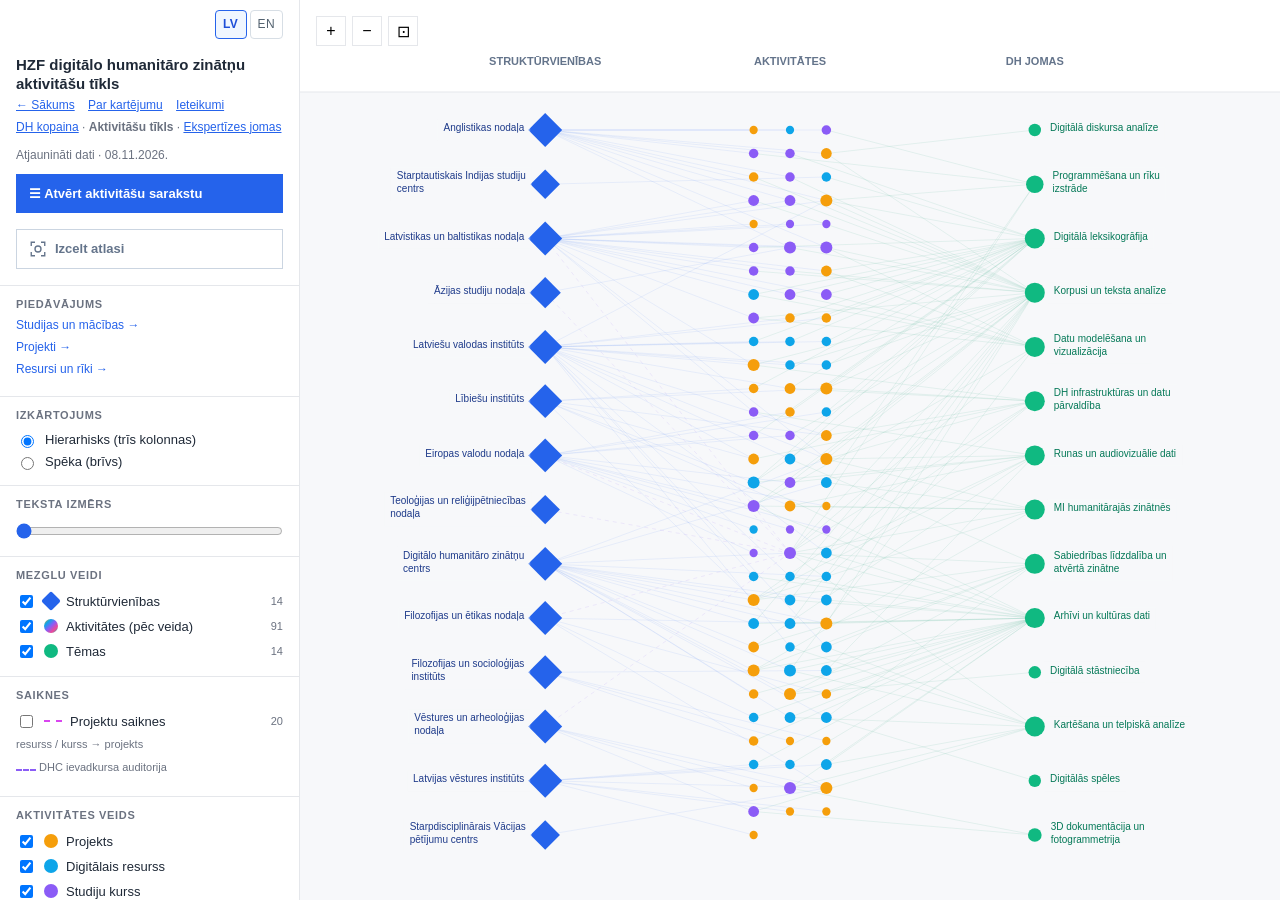
<file: HZF_DH_tikls.html>
<!DOCTYPE html>
<html lang="lv">
<head>
<meta charset="utf-8"/>
<meta name="viewport" content="width=device-width, initial-scale=1"/>
<title>HZF digitālo humanitāro zinātņu aktivitāšu tīkls</title>
<style>
  :root{--dept:#2563eb;--act:#f59e0b;--kw:#10b981;--rel:#d946ef;--bg:#f7f8fa;--panel:#fff;--ink:#1f2937;--muted:#6b7280;--border:#e5e7eb;}
  *{box-sizing:border-box}
  html,body{margin:0;height:100%;font-family:-apple-system,BlinkMacSystemFont,"Segoe UI",Roboto,Helvetica,Arial,sans-serif;color:var(--ink);background:var(--bg)}
  #app{display:flex;height:100vh;overflow:hidden}
  #sidebar,#rpanel{width:300px;min-width:300px;background:var(--panel);display:flex;flex-direction:column;overflow-y:auto}
  #sidebar{border-right:1px solid var(--border)} #rpanel{border-left:1px solid var(--border)}
  #sidebar h1{font-size:15px;margin:0;padding:16px 16px 4px;line-height:1.3}
  #sidebar .sub{font-size:12px;color:var(--muted);padding:0 16px 12px}
  .section{padding:12px 16px;border-top:1px solid var(--border)}
  .section h2{font-size:11px;text-transform:uppercase;letter-spacing:.06em;color:var(--muted);margin:0 0 8px}
  .toggle{display:flex;align-items:center;gap:8px;font-size:13px;padding:3px 0;cursor:pointer}
  .swatch{width:14px;height:14px;border-radius:50%;flex:0 0 auto}
  .swatch.diamond{border-radius:2px;transform:rotate(45deg)}
  .swatch.line{width:18px;height:0;border-radius:0;border-top:2px dashed var(--rel)}
  .count{margin-left:auto;color:var(--muted);font-size:11px}
  select,input[type=text]{width:100%;padding:7px 8px;border:1px solid var(--border);border-radius:6px;font-size:13px;background:#fff;color:var(--ink)}
  .btn{width:100%;padding:8px;border:1px solid var(--border);border-radius:6px;background:#fff;cursor:pointer;font-size:13px;margin-top:8px}
  .btn:hover{background:#f3f4f6}
  #main{flex:1;position:relative;min-width:0}
  #isolateSelection{width:calc(100% - 32px);margin:0 16px 16px;padding:10px 12px;border:1px solid #2563eb;background:#fff;color:#2563eb;cursor:pointer;font:600 13px -apple-system,Segoe UI,sans-serif;text-align:left;display:flex;align-items:center;gap:8px}
  #isolateSelection:disabled{color:#64748b;border-color:#cbd5e1;cursor:default}
  #isolateSelection[aria-pressed="true"]{background:#2563eb;color:#fff}
  #focusView{position:absolute;inset:96px 0 0;background:transparent;overflow:auto;z-index:3}
  #focusView[hidden]{display:none}
  #focusView svg{display:block}
  #main.is-focused #net{opacity:.2;filter:grayscale(1)}
  #net{width:100%;height:100%;display:block;cursor:grab} #net.grabbing{cursor:grabbing}
  #details{position:absolute;right:16px;top:16px;width:290px;max-height:calc(100% - 32px);overflow-y:auto;background:var(--panel);border:1px solid var(--border);border-radius:10px;padding:14px 16px;box-shadow:0 6px 24px rgba(0,0,0,.12);display:none;font-size:13px;z-index:6}
  #details h3{margin:0 0 4px;font-size:14px;line-height:1.3}
  #details .tag{display:inline-block;font-size:11px;padding:2px 8px;border-radius:20px;color:#fff;margin-bottom:8px}
  #details ul{margin:6px 0 0;padding-left:18px} #details li{margin:2px 0}
  #details .close{float:right;cursor:pointer;color:var(--muted);font-size:18px;line-height:1;margin:-4px -4px 0 0}
  .grp{font-weight:600;margin-top:8px;font-size:12px;color:var(--muted)}
  #tooltip{position:absolute;pointer-events:none;background:#111827;color:#fff;font-size:12px;padding:5px 8px;border-radius:6px;display:none;max-width:280px;z-index:7}
  #hint{position:absolute;left:16px;bottom:14px;font-size:11px;color:var(--muted);background:rgba(255,255,255,.85);padding:6px 10px;border-radius:6px}
  #zoom{position:absolute;left:16px;top:16px;display:flex;gap:6px}
  #zoom button{width:30px;height:30px;border:1px solid var(--border);background:#fff;border-radius:6px;cursor:pointer;font-size:16px}
  #showActivities{position:absolute;left:130px;top:16px;height:30px;padding:0 10px;border:1px solid var(--border);background:#fff;color:#2563eb;cursor:pointer;font-size:12px}
  #showActivities[hidden]{display:none}
  #labelSizeControl{display:flex;align-items:center;width:100%;padding:5px 0}
  #labelSize{width:100%;margin:0;accent-color:#2563eb;cursor:pointer}
  #rpanel .rhead{padding:14px 16px 8px;position:sticky;top:0;background:var(--panel);border-bottom:1px solid var(--border);z-index:2}
  #rpanel .rhead h2{font-size:13px;margin:0 0 8px}
  #listBody{padding:6px 10px 30px}
  .lg{margin:2px 0;border:1px solid var(--border);border-radius:8px;overflow:hidden}
  .lg>summary{list-style:none;cursor:pointer;padding:8px 10px;font-size:13px;font-weight:600;display:flex;align-items:center;gap:8px;background:#fafafa}
  .lg>summary::-webkit-details-marker{display:none}
  .lg>summary .gc{margin-left:auto;color:var(--muted);font-weight:400;font-size:11px}
  .lg .li{padding:6px 10px 6px 12px;font-size:12.5px;border-top:1px solid var(--border);cursor:pointer;display:flex;gap:7px;align-items:flex-start;line-height:1.3}
  .lg .li:hover{background:#f1f5f9}
  .dot{width:9px;height:9px;border-radius:50%;flex:0 0 auto;margin-top:3px}
  .gswatch{width:11px;height:11px;border-radius:50%;flex:0 0 auto}.gswatch.diamond{border-radius:2px;transform:rotate(45deg)}
  #collapseR{cursor:pointer;color:var(--muted);font-size:13px;border:1px solid var(--border);background:#fff;border-radius:6px;padding:2px 7px}
  #reopenR{display:block;width:calc(100% - 32px);margin:0 16px 16px;padding:11px 12px;border:1px solid #2563eb;background:#2563eb;color:#fff;cursor:pointer;font-family:inherit;font-size:13px;font-weight:600;text-align:left}#reopenR:hover{background:#1d4ed8}#reopenR:focus-visible{outline:3px solid #93c5fd;outline-offset:2px}
@media(max-width:900px){html,body{height:auto}#app{display:block;height:auto;overflow:visible}#sidebar,#rpanel{width:100%;min-width:0}#main{height:70vh;min-height:450px}#details{width:min(340px,90%)}}

a,a:visited{color:#2563eb}select,.btn,.lg,#details,#zoom button,#collapseR,#reopenR{border-radius:0}.lg>summary{background:#fff}.lg .li:hover{background:#f7f8fa}

.offer-nav a{display:block;font-size:12px;margin:8px 0;text-decoration:none}
</style>
<script src="assets/external-links.js" defer></script>
<link rel="stylesheet" href="assets/i18n.css">
<script src="assets/translations-en.js"></script>
<script src="assets/i18n.js"></script>
</head>
<body>
<div id="app">
  <div id="sidebar"><div class="language-switch" role="navigation" aria-label="Valoda"><a href="?lang=lv" data-language="lv">LV</a><a href="?lang=en" data-language="en">EN</a></div>
    <h1>HZF digitālo humanitāro zinātņu aktivitāšu tīkls</h1>
    <div class="sub"><a href="index.html" style="display:inline-block;margin-bottom:8px">← Sākums</a> <a href="par-kartejumu.html" style="display:inline-block;margin-left:10px;font-size:12px">Par kartējumu</a> <a href="ieteikumi.html" style="margin-left:10px;font-size:12px">Ieteikumi</a><br><a href="HZF_DH_karte.html">DH kopaina</a> · <strong>Aktivitāšu tīkls</strong> · <a href="HZF_DH_ekspertize.html">Ekspertīzes jomas</a><br><br>Atjaunināti dati · 08.11.2026.<br></div>
    <button id="reopenR" type="button" aria-controls="rpanel" aria-expanded="false">☰ Atvērt aktivitāšu sarakstu</button>
    <button id="isolateSelection" type="button" disabled aria-pressed="false" title="Vispirms izvēlieties mezglu tīklā"><svg width="18" height="18" viewBox="0 0 24 24" fill="none" stroke="currentColor" stroke-width="1.8" aria-hidden="true"><path d="M8 3H3v5m13-5h5v5M3 16v5h5m13-5v5h-5"/><circle cx="12" cy="12" r="4"/></svg><span>Izcelt atlasi</span></button>
    <label id="focusThirdControl" class="toggle" style="display:none;margin:0 16px 16px"><input id="focusThird" type="checkbox"> Rādīt arī DH jomas</label>
    <div class="section offer-nav"><h2>Piedāvājums</h2><a href="HZF_DH_piedavajums.html?sadala=studies">Studijas un mācības →</a><a href="HZF_DH_piedavajums.html?sadala=projects">Projekti →</a><a href="HZF_DH_piedavajums.html?sadala=resources">Resursi un rīki →</a></div><div class="section"><h2>Izkārtojums</h2>
      <label class="toggle"><input type="radio" name="layout" value="hier" checked> Hierarhisks (trīs kolonnas)</label>
      <label class="toggle"><input type="radio" name="layout" value="force"> Spēka (brīvs)</label>
      <label id="forceLabelsControl" style="display:none;flex-direction:column;gap:6px;margin-top:10px;font-size:13px" for="forceLabels">Rādīt nosaukumus<select id="forceLabels"><option value="all" selected>Visiem</option><option value="active">Tikai aktīvajiem</option><option value="none">Nevienam</option></select></label>
    </div>
    <div class="section"><h2>Teksta izmērs</h2><label id="labelSizeControl" for="labelSize" aria-label="Teksta izmērs"><input id="labelSize" type="range" min="10" max="18" step="1" value="10" aria-label="Teksta izmērs" aria-valuetext="10 pikseļi"></label></div>
    <div class="section"><h2>Mezglu veidi</h2>
      <label class="toggle"><input type="checkbox" id="t-dept" checked><span class="swatch diamond" style="background:var(--dept)"></span>Struktūrvienības<span class="count" id="c-dept"></span></label>
      <label class="toggle"><input type="checkbox" id="t-act" checked><span class="swatch" style="background:linear-gradient(135deg,#f59e0b,#0ea5e9,#8b5cf6,#ec4899,#14b8a6)"></span>Aktivitātes (pēc veida)<span class="count" id="c-act"></span></label>
      <label class="toggle"><input type="checkbox" id="t-kw" checked><span class="swatch" style="background:var(--kw)"></span>Tēmas<span class="count" id="c-kw"></span></label>
    </div>
    <div class="section"><h2>Saiknes</h2>
      <label class="toggle"><input type="checkbox" id="t-rel"><span class="swatch line"></span>Projektu saiknes<span class="count" id="c-rel"></span></label>
      <div style="font-size:11px;color:var(--muted);margin-top:4px">resurss / kurss → projekts</div><p style="font-size:11px;color:var(--muted)"><span style="display:inline-block;width:20px;border-top:2px dashed #8b5cf6"></span> DHC ievadkursa auditorija</p>
    </div>
    <div class="section"><h2>Aktivitātes veids</h2><div id="typeFilters"></div></div>
    <div class="section"><h2>Fokuss uz struktūrvienību</h2><select id="deptFocus"><option value="all">– visas struktūrvienības –</option></select></div>
    <div class="section"><button class="btn" id="reset" style="margin-top:0">Atiestatīt skatu</button></div>
  </div>
  <div id="main">
    <canvas id="net"></canvas>
    <div id="focusView" hidden aria-label="Sakārtots atlasītā mezgla skats"></div>
    <div id="zoom"><button id="zin">+</button><button id="zout">−</button><button id="zfit" title="Ietilpināt">⊡</button></div>
    <button id="showActivities" hidden>Skatīt aktivitātes</button>

    <div id="details"></div><div id="tooltip"></div>
    

  </div>
  <div id="rpanel" style="display:none">
    <div class="rhead"><h2 style="display:flex;align-items:center;gap:8px">Aktivitāšu saraksts <button id="collapseR" title="Aizvērt aktivitāšu sarakstu" aria-label="Aizvērt aktivitāšu sarakstu">×</button></h2>
      <select id="groupBy"><option value="dept">grupēt pēc struktūrvienības</option><option value="type">grupēt pēc aktivitātes veida</option><option value="kw">grupēt pēc tēmas</option></select>
    </div>
    <div id="listBody"></div>
  </div>
</div>
<script>
const RAW = [{"id":"P3","name":"Latviešu diasporas identitātes transformācija: teksts, valoda, digitālā vide (LATDIT)","type":"Projekts","depts":["Anglistikas nodaļa"],"expertUnits":["Anglistikas nodaļa"],"roles":{"Anglistikas nodaļa":"Struktūrvienības norādīta saikne"},"kws":["Korpusi un teksta analīze"],"sourceSheet":"Projekti","sourceRow":3,"provenance":"Nodaļu apkopojums","sourceFiles":["DH-aktivitātes-Anglistikas-nodaļa.docx"],"sourceUrls":["https://latdit.lu.lv/"],"period":"2024-09-01 – 2026-02-28","lifecycle":"Noslēgts","availability":"","linkStatus":"Korpusa tiešās piekļuves saite nav norādīta","linkNote":"Projekta lapā par piekļuvi precīzākiem korpusa metadatiem norādīta saziņa ar zinātnisko grupu.","affiliation":"","layer":"research","areas":["corpus"],"description":"Projekts un tā digitālais rezultāts – LATDIT korpuss ar latviešu izcelsmes autoru dažādu žanru tekstiem angļu valodā. Korpuss sadalīts piecos subkorpusos: Digitālie teksti, Literārie teksti, Mācību grāmatas, Pētnieciskie teksti un Žurnāli.","affiliationVerified":false,"affiliationEvidence":"Piederības norāde projekta avotā nav atsevišķi pārbaudīta.","resourceName":"LATDIT korpuss","sourceReferences":[{"sheet":"Projekti","row":3},{"sheet":"Digitālie resursi","row":3}]},{"id":"P4","name":"Lasīšanas process digitālajā laikmetā: faktori, kas nosaka veiksmīgu lasīšanu digitālajās ierīcēs","type":"Projekts","depts":["Anglistikas nodaļa"],"expertUnits":["Anglistikas nodaļa"],"roles":{"Anglistikas nodaļa":"Struktūrvienības norādīta saikne"},"kws":[],"sourceSheet":"Projekti","sourceRow":4,"provenance":"Nodaļu apkopojums","sourceFiles":["DH-aktivitātes-Anglistikas-nodaļa.docx"],"sourceUrls":["https://www.lu.lv/zinatne/projekti/nacionalas-programmas-un-projekti/2025-gada-1-konkurss/lasisanas-process-digitalaja-laikmeta-faktori-kas-nosaka-veiksmigu-lasisanu-digitalajas-ierices/"],"period":"2026-01-01 – 2028-12-31","lifecycle":"Īstenošanas periodā","availability":"","linkStatus":"","linkNote":"","affiliation":"","layer":"related","areas":[],"description":"","affiliationVerified":false,"affiliationEvidence":"Piederības norāde projekta avotā nav atsevišķi pārbaudīta."},{"id":"P5","name":"Valodu tehnoloģiju iniciatīva (VTI)","type":"Projekts","depts":["Anglistikas nodaļa","Latviešu valodas institūts","Latvistikas un baltistikas nodaļa"],"expertUnits":["Anglistikas nodaļa","Latviešu valodas institūts","Latvistikas un baltistikas nodaļa"],"roles":{"Anglistikas nodaļa":"Struktūrvienības norādīta saikne","Latviešu valodas institūts":"Struktūrvienības norādīta saikne","Latvistikas un baltistikas nodaļa":"Struktūrvienības norādīta saikne"},"kws":["Korpusi un teksta analīze","Programmēšana un rīku izstrāde","Digitālā leksikogrāfija"],"sourceSheet":"Projekti","sourceRow":5,"provenance":"Nodaļu apkopojums","sourceFiles":["DH-aktivitātes-Anglistikas-nodaļa.docx","DH-aktivitātes-Latviešu-valodas-institūts.docx","DH-aktivitātes-Latvistikas-un-baltistikas-nodaļa.docx"],"sourceUrls":["https://www.vti.lu.lv/"],"period":"2022-07-01 – 2026-06-30","lifecycle":"Noslēgts","availability":"","linkStatus":"","linkNote":"","affiliation":"","layer":"research","areas":["corpus","code","lex"],"expert":false,"description":"Valodu tehnoloģiju izstrāde un studiju satura attīstīšana.","affiliationVerified":false,"affiliationEvidence":"Piederības norāde projekta avotā nav atsevišķi pārbaudīta."},{"id":"P6","name":"Atvērtās zināšanu ekosistēmas sabiedriskās zinātnes attīstībai (ȬPEN)","type":"Projekts","depts":["Digitālo humanitāro zinātņu centrs","Lībiešu institūts"],"expertUnits":["Digitālo humanitāro zinātņu centrs"],"roles":{"Digitālo humanitāro zinātņu centrs":"Struktūrvienības norādīta saikne","Lībiešu institūts":"Struktūrvienības norādīta saikne"},"kws":["MI humanitārajās zinātnēs","Runas un audiovizuālie dati","Sabiedrības līdzdalība un atvērtā zinātne","DH infrastruktūras un datu pārvaldība"],"sourceSheet":"Projekti","sourceRow":6,"provenance":"Nodaļu apkopojums","sourceFiles":["DH-aktivitātes-Digitālo-humanitāro-zinātņu-centrs.docx","DH-aktivitātes-Lībiešu-institūts.docx"],"sourceUrls":["https://www.hzf.lu.lv/petnieciba/projekti/open/"],"period":"2026-01-01 – 2028-12-31","lifecycle":"Īstenošanas periodā","availability":"","linkStatus":"","linkNote":"","affiliation":"","layer":"research","areas":["ai","speech","participation","infra"],"url":"https://www.hzf.lu.lv/petnieciba/projekti/open/","description":"Valodas un kultūras mantojuma atvērtie dati, rokrakstu un runas atpazīšana, kopienu iesaiste.","affiliationVerified":false,"affiliationEvidence":"Piederības norāde projekta avotā nav atsevišķi pārbaudīta."},{"id":"P7","name":"Mākslīgā intelekta risinājumi universitāšu vadītai sabiedrības iesaistei Ukrainas kultūras mantojuma saglabāšanā (AISTER)","type":"Projekts","depts":["Digitālo humanitāro zinātņu centrs"],"expertUnits":["Digitālo humanitāro zinātņu centrs"],"roles":{"Digitālo humanitāro zinātņu centrs":"Struktūrvienības norādīta saikne"},"kws":["MI humanitārajās zinātnēs","Arhīvi un kultūras dati","Sabiedrības līdzdalība un atvērtā zinātne"],"sourceSheet":"Projekti","sourceRow":7,"provenance":"Nodaļu apkopojums","sourceFiles":["DH-aktivitātes-Digitālo-humanitāro-zinātņu-centrs.docx"],"sourceUrls":["https://www.hzf.lu.lv/petnieciba/aktualie-projekti/erasmus-ka2-programmas-projekts-aister/"],"period":"2025-02-01 – 2027-05-31","lifecycle":"Īstenošanas periodā","availability":"","linkStatus":"","linkNote":"","affiliation":"","layer":"research","areas":["ai","archive","participation"],"url":"https://www.hzf.lu.lv/petnieciba/aktualie-projekti/erasmus-ka2-programmas-projekts-aister/","description":"MI un sabiedrības līdzdalības risinājumi kultūras mantojuma dokumentēšanai un saglabāšanai.","affiliationVerified":false,"affiliationEvidence":"Piederības norāde projekta avotā nav atsevišķi pārbaudīta."},{"id":"P8","name":"Digitālie resursi un mākslīgā intelekta tehnoloģijas latviešu valodas ilgtspējai (DigiLATE)","type":"Projekts","depts":["Digitālo humanitāro zinātņu centrs","Latviešu valodas institūts","Latvistikas un baltistikas nodaļa"],"expertUnits":["Digitālo humanitāro zinātņu centrs","Latviešu valodas institūts","Latvistikas un baltistikas nodaļa"],"roles":{"Digitālo humanitāro zinātņu centrs":"Struktūrvienības norādīta saikne","Latviešu valodas institūts":"Struktūrvienības norādīta saikne","Latvistikas un baltistikas nodaļa":"Struktūrvienības norādīta saikne"},"kws":["Korpusi un teksta analīze","Runas un audiovizuālie dati","MI humanitārajās zinātnēs","DH infrastruktūras un datu pārvaldība"],"sourceSheet":"Projekti","sourceRow":8,"provenance":"Nodaļu apkopojums","sourceFiles":["DH-aktivitātes-Digitālo-humanitāro-zinātņu-centrs.docx","DH-aktivitātes-Latviešu-valodas-institūts.docx","DH-aktivitātes-Latvistikas-un-baltistikas-nodaļa.docx"],"sourceUrls":["https://www.lzp.gov.lv/lv/projekts/digitalie-resursi-un-maksliga-intelekta-tehnologijas-latviesu-valodas-ilgtspejai"],"period":"2025-12-22 – 2028-12-21","lifecycle":"Īstenošanas periodā","availability":"","linkStatus":"","linkNote":"","affiliation":"","layer":"research","areas":["corpus","speech","ai","infra"],"expert":false,"url":"https://www.lzp.gov.lv/lv/projekts/digitalie-resursi-un-maksliga-intelekta-tehnologijas-latviesu-valodas-ilgtspejai","description":"Valodu korpusu, runas un mākslīgā intelekta risinājumu izstrāde.","affiliationVerified":false,"affiliationEvidence":"Piederības norāde projekta avotā nav atsevišķi pārbaudīta."},{"id":"P9","name":"NAMS. Latviskā identitāte un zināšanu stratēģijas kā sabiedrības noturības resurss","type":"Projekts","depts":["Digitālo humanitāro zinātņu centrs"],"expertUnits":["Digitālo humanitāro zinātņu centrs"],"roles":{"Digitālo humanitāro zinātņu centrs":"Struktūrvienības norādīta saikne"},"kws":["Arhīvi un kultūras dati"],"sourceSheet":"Projekti","sourceRow":9,"provenance":"Nodaļu apkopojums","sourceFiles":["DH-aktivitātes-Digitālo-humanitāro-zinātņu-centrs.docx"],"sourceUrls":["https://lulfmi.lv/petijumi/projekti/nams-latviska-identitate-un-zinasanu-strategijas-ka-sabiedribas-noturibas-resurss"],"period":"2025-12-22 – 2028-12-21","lifecycle":"Īstenošanas periodā","availability":"","linkStatus":"","linkNote":"","affiliation":"","layer":"research","areas":["archive"],"url":"https://lulfmi.lv/petijumi/projekti/nams-latviska-identitate-un-zinasanu-strategijas-ka-sabiedribas-noturibas-resurss","description":"Teiku digitālās platformas attīstīšana projekta ietvaros.","affiliationVerified":false,"affiliationEvidence":"Piederības norāde projekta avotā nav atsevišķi pārbaudīta."},{"id":"P10","name":"Vācu-baltu–vācu-igauņu-latviešu valodu vārdnīca","type":"Projekts","depts":["Eiropas valodu nodaļa"],"expertUnits":["Eiropas valodu nodaļa"],"roles":{"Eiropas valodu nodaļa":"Struktūrvienības norādīta saikne"},"kws":["Digitālā leksikogrāfija"],"sourceSheet":"Projekti","sourceRow":10,"provenance":"Nodaļu apkopojums","sourceFiles":["DH-aktivitātes-Eiropas-valodu-nodaļa.docx"],"sourceUrls":["https://arhiiv.eki.ee/dict/bss/bss.html"],"period":"2016 – 2019","lifecycle":"Neaktīvs","lifecycleVerifiedOn":"09.11.2026.","availability":"","linkStatus":"","linkNote":"","affiliation":"","layer":"research","areas":["lex"],"periodNote":"Excel norādīti 2016–2019; nodaļas veidne apraksta līdzdalību kopš 2016. gada arī šobrīd. Periods jāprecizē.","url":"https://arhiiv.eki.ee/dict/bss/bss.html","description":"Elektroniskas vārdnīcas šķirkļu veidošana un pilnveide.","affiliationVerified":false,"affiliationEvidence":"Piederības norāde projekta avotā nav atsevišķi pārbaudīta."},{"id":"P11","name":"Institutum Herderianum Rigense: Herdera institūts Rīgā kā zinātnes tīkls Eiropas zinātnes tīklojumā","type":"Projekts","depts":["Filozofijas un ētikas nodaļa"],"expertUnits":["Filozofijas un ētikas nodaļa"],"roles":{"Filozofijas un ētikas nodaļa":"Struktūrvienības norādīta saikne"},"kws":["Arhīvi un kultūras dati"],"sourceSheet":"Projekti","sourceRow":11,"provenance":"Nodaļu apkopojums","sourceFiles":["DH-aktivitātes-Filozofijas-un-ētikas-nodaļa.docx"],"sourceUrls":["https://www.lzp.gov.lv/lv/projekts/institutum-herderianum-rigense-herdera-instituts-riga-ka-zinatnes-tikls-eiropas-zinatnes-tiklojuma"],"period":"2020-12-01 – 2021-12-02","lifecycle":"Noslēgts","availability":"","linkStatus":"","linkNote":"","affiliation":"","layer":"research","areas":["archive"],"url":"https://www.lzp.gov.lv/lv/projekts/institutum-herderianum-rigense-herdera-instituts-riga-ka-zinatnes-tikls-eiropas-zinatnes-tiklojuma","description":"Zinātnes vēstures materiālu strukturēšana HeInRi datubāzē.","affiliationVerified":false,"affiliationEvidence":"Piederības norāde projekta avotā nav atsevišķi pārbaudīta."},{"id":"P12","name":"Pēctrimdas fenomens: transformācijas un pielāgošanās latviešu trimdas kopienā pēc 1991. gada","type":"Projekts","depts":["Filozofijas un socioloģijas institūts"],"expertUnits":["Filozofijas un socioloģijas institūts"],"roles":{"Filozofijas un socioloģijas institūts":"Struktūrvienības norādīta saikne"},"kws":["Arhīvi un kultūras dati"],"sourceSheet":"Projekti","sourceRow":12,"provenance":"Nodaļu apkopojums","sourceFiles":["DH-aktivitātes-Filozofijas-un-socioloģijas-institūts.docx"],"sourceUrls":["https://www.lzp.gov.lv/lv/projekts/pectrimdas-fenomens-transformacijas-un-pielagosanas-latviesu-trimdas-kopiena-pec-1991-gada"],"period":"2025-01-01 – 2027-12-31","lifecycle":"Īstenošanas periodā","availability":"","linkStatus":"","linkNote":"","affiliation":"","layer":"research","areas":["archive"],"url":"https://www.lzp.gov.lv/lv/projekts/pectrimdas-fenomens-transformacijas-un-pielagosanas-latviesu-trimdas-kopiena-pec-1991-gada","description":"Digitālu biogrāfisko interviju un metadatu strukturēšana un iekļaušana Nacionālās mutvārdu vēstures krājumā.","affiliationVerified":false,"affiliationEvidence":"Piederības norāde projekta avotā nav atsevišķi pārbaudīta."},{"id":"P13","name":"Atvērtas un FAIR principiem atbilstīgas digitālo humanitāro zinātņu ekosistēmas attīstība Latvijā (DHELI)","type":"Projekts","depts":["Latviešu valodas institūts","Lībiešu institūts"],"expertUnits":["Latviešu valodas institūts","Lībiešu institūts"],"roles":{"Latviešu valodas institūts":"Struktūrvienības norādīta saikne","Lībiešu institūts":"Struktūrvienības norādīta saikne"},"kws":["DH infrastruktūras un datu pārvaldība"],"sourceSheet":"Projekti","sourceRow":13,"provenance":"Nodaļu apkopojums","sourceFiles":["DH-aktivitātes-Latviešu-valodas-institūts.docx","DH-aktivitātes-Lībiešu-institūts.docx"],"sourceUrls":["https://www.digitalhumanities.lv/projekti/DHELI/"],"period":"2022-12-15 – 2025-12-14","lifecycle":"Noslēgts","availability":"","linkStatus":"","linkNote":"","affiliation":"","layer":"research","areas":["infra"],"expert":false,"url":"https://www.digitalhumanities.lv/projekti/DHELI/","description":"Humanitāro zinātņu digitālo resursu integrācija un FAIR datu ekosistēmas attīstība.","affiliationVerified":false,"affiliationEvidence":"Piederības norāde projekta avotā nav atsevišķi pārbaudīta."},{"id":"P14","name":"Humanitāro zinātņu digitālie resursi: integrācija un attīstība","type":"Projekts","depts":["Latviešu valodas institūts","Lībiešu institūts"],"expertUnits":["Latviešu valodas institūts","Lībiešu institūts"],"roles":{"Latviešu valodas institūts":"Struktūrvienības norādīta saikne","Lībiešu institūts":"Struktūrvienības norādīta saikne"},"kws":["DH infrastruktūras un datu pārvaldība"],"sourceSheet":"Projekti","sourceRow":14,"provenance":"Nodaļu apkopojums","sourceFiles":["DH-aktivitātes-Latviešu-valodas-institūts.docx","DH-aktivitātes-Lībiešu-institūts.docx"],"sourceUrls":["https://www.digitalhumanities.lv/projekti/DHVPP/"],"period":"2020-10-05 – 2022-10-04","lifecycle":"Noslēgts","availability":"","linkStatus":"","linkNote":"","affiliation":"","layer":"research","areas":["infra"],"expert":false,"url":"https://www.digitalhumanities.lv/projekti/DHVPP/","description":"Humanitāro zinātņu digitālo resursu integrācija un attīstība.","affiliationVerified":false,"affiliationEvidence":"Piederības norāde projekta avotā nav atsevišķi pārbaudīta."},{"id":"P15","name":"Mūsdienu latviešu valodas izpēte un valodas tehnoloģiju attīstība (LATE)","type":"Projekts","depts":["Latviešu valodas institūts","Latvistikas un baltistikas nodaļa"],"expertUnits":["Latviešu valodas institūts","Latvistikas un baltistikas nodaļa"],"roles":{"Latviešu valodas institūts":"Struktūrvienības norādīta saikne","Latvistikas un baltistikas nodaļa":"Struktūrvienības norādīta saikne"},"kws":["Korpusi un teksta analīze","DH infrastruktūras un datu pārvaldība"],"sourceSheet":"Projekti","sourceRow":15,"provenance":"Nodaļu apkopojums","sourceFiles":["DH-aktivitātes-Latviešu-valodas-institūts.docx","DH-aktivitātes-Latvistikas-un-baltistikas-nodaļa.docx"],"sourceUrls":["https://www.digitalhumanities.lv/projekti/vpp-late/"],"period":"2021-12-20 – 2024-12-19","lifecycle":"Noslēgts","availability":"","linkStatus":"","linkNote":"","affiliation":"","layer":"research","areas":["corpus","infra"],"expert":false,"url":"https://www.digitalhumanities.lv/projekti/vpp-late/","description":"Valodas datu un tehnoloģiju izstrāde.","affiliationVerified":false,"affiliationEvidence":"Piederības norāde projekta avotā nav atsevišķi pārbaudīta."},{"id":"P16","name":"Vikingu laikmets Latvijā: stapdisciplināra izpēte","type":"Projekts","depts":["Latvijas vēstures institūts"],"expertUnits":["Latvijas vēstures institūts"],"roles":{"Latvijas vēstures institūts":"Struktūrvienības norādīta saikne"},"kws":[],"sourceSheet":"Projekti","sourceRow":16,"provenance":"Nodaļu apkopojums","sourceFiles":["DH-aktivitātes-Latvijas-vēstures-institūts.docx"],"sourceUrls":["https://www.lvi.lu.lv/petnieciba/projekti/vikingu-laikmets-latvija-starpdisciplinara-izpete/"],"period":"2023-01-01 – 2025-12-31","lifecycle":"Noslēgts","availability":"","linkStatus":"","linkNote":"","affiliation":"","layer":"review","areas":[],"url":"https://www.lvi.lu.lv/petnieciba/projekti/vikingu-laikmets-latvija-starpdisciplinara-izpete/","description":"","affiliationVerified":false,"affiliationEvidence":"Piederības norāde projekta avotā nav atsevišķi pārbaudīta."},{"id":"P17","name":"Latviešu valodas morfēmu un vārddarināšanas modeļu datubāze","type":"Projekts","depts":["Latvistikas un baltistikas nodaļa"],"expertUnits":["Latvistikas un baltistikas nodaļa"],"roles":{"Latvistikas un baltistikas nodaļa":"Struktūrvienības norādīta saikne"},"kws":["Digitālā leksikogrāfija","Datu modelēšana un vizualizācija"],"sourceSheet":"Projekti","sourceRow":17,"provenance":"Nodaļu apkopojums","sourceFiles":["DH-aktivitātes-Latvistikas-un-baltistikas-nodaļa.docx"],"sourceUrls":["https://www.dlmdm.lu.lv/"],"period":"2023-04-01 – 2026-03-31","lifecycle":"Noslēgts","availability":"","linkStatus":"","linkNote":"","affiliation":"","layer":"research","areas":["lex","viz"],"url":"https://www.dlmdm.lu.lv/","description":"Morfēmu un vārddarināšanas modeļu datubāzes veidošana.","affiliationVerified":false,"affiliationEvidence":"Piederības norāde projekta avotā nav atsevišķi pārbaudīta."},{"id":"P18","name":"Daudzfunkcionāla lībiešu valodas vārdnīca","type":"Projekts","depts":["Lībiešu institūts"],"expertUnits":["Lībiešu institūts"],"roles":{"Lībiešu institūts":"Struktūrvienības norādīta saikne"},"kws":["Digitālā leksikogrāfija"],"sourceSheet":"Projekti","sourceRow":18,"provenance":"Nodaļu apkopojums","sourceFiles":["DH-aktivitātes-Lībiešu-institūts.docx"],"sourceUrls":["https://www.lu.lv/en/zinatne/projekti/nacionalas-programmas-un-projekti/letonika-latviskas-un-eiropeiskas-sabiedribas-attistibai/daudzfunkcionala-libiesu-valodas-vardnica/"],"period":"2021-12-20 – 2024-12-19","lifecycle":"Noslēgts","availability":"","linkStatus":"","linkNote":"","affiliation":"","layer":"research","areas":["lex"],"url":"https://www.lu.lv/en/zinatne/projekti/nacionalas-programmas-un-projekti/letonika-latviskas-un-eiropeiskas-sabiedribas-attistibai/daudzfunkcionala-libiesu-valodas-vardnica/","description":"Digitālas daudzfunkcionālas lībiešu valodas vārdnīcas izstrāde.","affiliationVerified":false,"affiliationEvidence":"Piederības norāde projekta avotā nav atsevišķi pārbaudīta."},{"id":"P19","name":"Kritiski mazu resursu valodas pieejamības uzlabošana: MI balstītas pieejas lībiešu valodas datu sintēzei un iegūšanai","type":"Projekts","depts":["Lībiešu institūts"],"expertUnits":["Lībiešu institūts"],"roles":{"Lībiešu institūts":"Struktūrvienības norādīta saikne"},"kws":["Runas un audiovizuālie dati","MI humanitārajās zinātnēs"],"sourceSheet":"Projekti","sourceRow":19,"provenance":"Nodaļu apkopojums","sourceFiles":["DH-aktivitātes-Lībiešu-institūts.docx"],"sourceUrls":["https://www.lu.lv/zinatne/projekti/atveselosanas-un-noturibas-mehanisma-projekti/atbalsts-petniekiem-projektiem/kritiski-mazu-resursu-valodas-pieejamibas-uzlabosana-mi-balstitas-pieejas-libiesu-valodas-datu-sintezei-un-iegusanai/"],"period":"2024-09-01 – 2026-02-28","lifecycle":"Noslēgts","availability":"","linkStatus":"","linkNote":"","affiliation":"","layer":"research","areas":["speech","ai"],"url":"https://www.lu.lv/zinatne/projekti/atveselosanas-un-noturibas-mehanisma-projekti/atbalsts-petniekiem-projektiem/kritiski-mazu-resursu-valodas-pieejamibas-uzlabosana-mi-balstitas-pieejas-libiesu-valodas-datu-sintezei-un-iegusanai/","description":"MI pieejas lībiešu valodas datu iegūšanai un sintēzei.","affiliationVerified":false,"affiliationEvidence":"Piederības norāde projekta avotā nav atsevišķi pārbaudīta."},{"id":"P20","name":"Lībiešu valodas resursi un pētījumi lībiešu valodas apguvēju un lietojuma atbalstam","type":"Projekts","depts":["Lībiešu institūts"],"expertUnits":["Lībiešu institūts"],"roles":{"Lībiešu institūts":"Struktūrvienības norādīta saikne"},"kws":["Korpusi un teksta analīze","Digitālā leksikogrāfija","DH infrastruktūras un datu pārvaldība"],"sourceSheet":"Projekti","sourceRow":20,"provenance":"Nodaļu apkopojums","sourceFiles":["DH-aktivitātes-Lībiešu-institūts.docx"],"sourceUrls":["https://www.lzp.gov.lv/lv/projekts/libiesu-valodas-resursi-un-petijumi-libiesu-valodas-apguveju-un-lietojuma-atbalstam"],"period":"2025-12-22 – 2028-12-21","lifecycle":"Īstenošanas periodā","availability":"","linkStatus":"","linkNote":"","affiliation":"","layer":"research","areas":["corpus","lex","infra"],"url":"https://www.lzp.gov.lv/lv/projekts/libiesu-valodas-resursi-un-petijumi-libiesu-valodas-apguveju-un-lietojuma-atbalstam","description":"Lībiešu valodas digitālo resursu attīstība.","affiliationVerified":false,"affiliationEvidence":"Piederības norāde projekta avotā nav atsevišķi pārbaudīta."},{"id":"P21","name":"Dzīve un nāve dzelzs laikmetā Latvijā (5. – 12. gadsimts): bioarheoloģisks pētījums","type":"Projekts","depts":["Latvijas vēstures institūts"],"expertUnits":["Latvijas vēstures institūts"],"roles":{"Latvijas vēstures institūts":"Struktūrvienības norādīta saikne"},"kws":[],"sourceSheet":"Projekti","sourceRow":21,"provenance":"Nodaļu apkopojums","sourceFiles":["DH-aktivitātes-Latvijas-vēstures-institūts.docx"],"sourceUrls":["https://www.lu.lv/zinatne/projekti/nacionalas-programmas-un-projekti/2025-gada-1-konkurss/dzive-un-nave-dzelzs-laikmeta-latvija-5-12-gadsimts-bioarheologisks-petijums/"],"period":"2026-01-01 – 2028-12-31","lifecycle":"Īstenošanas periodā","availability":"","linkStatus":"","linkNote":"","affiliation":"","layer":"review","areas":[],"url":"https://www.lu.lv/zinatne/projekti/nacionalas-programmas-un-projekti/2025-gada-1-konkurss/dzive-un-nave-dzelzs-laikmeta-latvija-5-12-gadsimts-bioarheologisks-petijums/","description":"","affiliationVerified":false,"affiliationEvidence":"Piederības norāde projekta avotā nav atsevišķi pārbaudīta."},{"id":"P22","name":"Nezināmie latviešu personvārdi: nepētīto latviešu antroponīmu diahroniska izpēte globālai integrācijai un atvērtai piekļuvei","type":"Projekts","depts":["Latviešu valodas institūts"],"expertUnits":["Latviešu valodas institūts"],"roles":{"Latviešu valodas institūts":"Struktūrvienības norādīta saikne"},"kws":["Digitālā leksikogrāfija"],"sourceSheet":"Projekti","sourceRow":22,"provenance":"Nodaļu apkopojums","sourceFiles":["DH-aktivitātes-Latviešu-valodas-institūts.docx"],"sourceUrls":["https://www.lu.lv/zinatne/projekti/nacionalas-programmas-un-projekti/2025-gada-1-konkurss/nezinamie-latviesu-personvardi-nepetito-latviesu-antroponimu-diahroniska-izpete-globalai-integracijai-un-atvertai-piekluvei/"],"period":"2026-01-01 – 2028-12-31","lifecycle":"Īstenošanas periodā","availability":"","linkStatus":"","linkNote":"","affiliation":"","layer":"research","areas":["lex"],"url":"https://www.lu.lv/zinatne/projekti/nacionalas-programmas-un-projekti/2025-gada-1-konkurss/nezinamie-latviesu-personvardi-nepetito-latviesu-antroponimu-diahroniska-izpete-globalai-integracijai-un-atvertai-piekluvei/","description":"Antroponīmu dati, digitāla vārdnīca un atvērta piekļuve.","affiliationVerified":false,"affiliationEvidence":"Piederības norāde projekta avotā nav atsevišķi pārbaudīta."},{"id":"P23","name":"Aizmirstie filozofi: Ērika Zēla un Kurts Štafenhāgens Rīgas Herdera institūtā un pasaulē","type":"Projekts","depts":["Filozofijas un ētikas nodaļa","Latvijas vēstures institūts","Starpdisciplinārais Vācijas pētījumu centrs","Vēstures un arheoloģijas nodaļa"],"expertUnits":["Filozofijas un ētikas nodaļa","Latvijas vēstures institūts","Starpdisciplinārais Vācijas pētījumu centrs","Vēstures un arheoloģijas nodaļa"],"roles":{"Filozofijas un ētikas nodaļa":"Struktūrvienības norādīta saikne","Latvijas vēstures institūts":"Struktūrvienības norādīta saikne","Starpdisciplinārais Vācijas pētījumu centrs":"Struktūrvienības norādīta saikne","Vēstures un arheoloģijas nodaļa":"Struktūrvienības norādīta saikne"},"kws":[],"sourceSheet":"Projekti","sourceRow":23,"provenance":"Nodaļu apkopojums","sourceFiles":["DH-aktivitātes-Filozofijas-un-ētikas-nodaļa.docx","DH-aktivitātes-Latvijas-vēstures-institūts.docx","DH-aktivitātes-Starpdisciplinārais-Vācijas-pētījumu-centrs.docx","DH-aktivitātes-Vēstures-un-arheoloģijas-nodaļa.docx"],"sourceUrls":["https://www.lu.lv/en/zinatne/projekti/nacionalas-programmas-un-projekti/flpp-2023-gada-konkurss/aizmirstie-filozofi-erika-zela-un-kurts-stafenhagens-rigas-herdera-instituta-un-pasaule"],"period":"2024-01-01 – 2026-12-31","lifecycle":"Īstenošanas periodā","availability":"","linkStatus":"","linkNote":"","affiliation":"","layer":"review","areas":[],"url":"https://www.lu.lv/en/zinatne/projekti/nacionalas-programmas-un-projekti/flpp-2023-gada-konkurss/aizmirstie-filozofi-erika-zela-un-kurts-stafenhagens-rigas-herdera-instituta-un-pasaule","description":"","affiliationVerified":false,"affiliationEvidence":"Piederības norāde projekta avotā nav atsevišķi pārbaudīta."},{"id":"P24","name":"Cilvēciskāki čatboti: komunikācijā balstīti risinājumi lietotāju pieredzes uzlabošanai","type":"Projekts","depts":["Filozofijas un socioloģijas institūts"],"expertUnits":["Filozofijas un socioloģijas institūts"],"roles":{"Filozofijas un socioloģijas institūts":"Struktūrvienības norādīta saikne"},"kws":[],"sourceSheet":"Projekti","sourceRow":24,"provenance":"Nodaļu apkopojums","sourceFiles":["DH-aktivitātes-Filozofijas-un-socioloģijas-institūts.docx"],"sourceUrls":["https://www.lu.lv/en/zinatne/projekti/nacionalas-programmas-un-projekti/flpp-2021-gada-konkurss/cilveciskaki-catboti-komunikacija-balstiti-risinajumi-lietotaju-pieredzes-uzlabosanai/"],"period":"2022-01-03 – 2024-12-30","lifecycle":"Noslēgts","availability":"","linkStatus":"","linkNote":"","affiliation":"","layer":"related","areas":[],"description":"","affiliationVerified":false,"affiliationEvidence":"Piederības norāde projekta avotā nav atsevišķi pārbaudīta."},{"id":"P25","name":"Interneta lietošanas paternu ietekme uz jauniešu kognitīvo stilu attīstību","type":"Projekts","depts":["Filozofijas un socioloģijas institūts"],"expertUnits":["Filozofijas un socioloģijas institūts"],"roles":{"Filozofijas un socioloģijas institūts":"Struktūrvienības norādīta saikne"},"kws":[],"sourceSheet":"Projekti","sourceRow":25,"provenance":"Nodaļu apkopojums","sourceFiles":["DH-aktivitātes-Filozofijas-un-socioloģijas-institūts.docx"],"sourceUrls":["https://www.lu.lv/en/zinatne/projekti/nacionalas-programmas-un-projekti/flpp-2021-gada-konkurss/interneta-lietosanas-paternu-ietekme-uz-jauniesu-kognitivo-stilu-attistibu/"],"period":"2022-01-03 – 2024-12-30","lifecycle":"Noslēgts","availability":"","linkStatus":"","linkNote":"","affiliation":"","layer":"related","areas":[],"description":"","affiliationVerified":false,"affiliationEvidence":"Piederības norāde projekta avotā nav atsevišķi pārbaudīta."},{"id":"P26","name":"Latviešu literatūra kā piederība: personības, poētika un publiskā telpa (LITBEL)","type":"Projekts","depts":["Latvistikas un baltistikas nodaļa"],"expertUnits":["Latvistikas un baltistikas nodaļa"],"roles":{"Latvistikas un baltistikas nodaļa":"Struktūrvienības norādīta saikne"},"kws":[],"sourceSheet":"Projekti","sourceRow":26,"provenance":"Nodaļu apkopojums","sourceFiles":["DH-aktivitātes-Latvistikas-un-baltistikas-nodaļa.docx"],"sourceUrls":["https://lulfmi.lv/petijumi/projekti/litbel-latviesu-literatura-ka-piederiba-personibas-poetika-un-publiska-telpa"],"period":"2025-12-22 – 2028-12-21","lifecycle":"Īstenošanas periodā","availability":"","linkStatus":"","linkNote":"","affiliation":"","layer":"review","areas":[],"url":"https://lulfmi.lv/petijumi/projekti/litbel-latviesu-literatura-ka-piederiba-personibas-poetika-un-publiska-telpa","description":"","affiliationVerified":false,"affiliationEvidence":"Piederības norāde projekta avotā nav atsevišķi pārbaudīta."},{"id":"P27","name":"Latviešu valoda laikā, telpā un sabiedrībā (LaTS)","type":"Projekts","depts":["Latviešu valodas institūts"],"expertUnits":["Latviešu valodas institūts"],"roles":{"Latviešu valodas institūts":"Struktūrvienības norādīta saikne"},"kws":["Digitālā leksikogrāfija","DH infrastruktūras un datu pārvaldība"],"sourceSheet":"Projekti","sourceRow":27,"provenance":"Nodaļu apkopojums","sourceFiles":["DH-aktivitātes-Latviešu-valodas-institūts.docx"],"sourceUrls":["https://lavi.lu.lv/vpp-lats/"],"period":"2025-12-22 – 2028-12-21","lifecycle":"Īstenošanas periodā","availability":"","linkStatus":"","linkNote":"","affiliation":"","layer":"research","areas":["lex","infra"],"url":"https://lavi.lu.lv/vpp-lats/","description":"Latviešu valodas digitālo resursu attīstība.","affiliationVerified":false,"affiliationEvidence":"Piederības norāde projekta avotā nav atsevišķi pārbaudīta."},{"id":"P28","name":"Latviešu personvārdu vēsturiskā vārdnīca: digitāla pieeja un atvērtie dati (LaGiN)","type":"Projekts","depts":["Latviešu valodas institūts"],"expertUnits":["Latviešu valodas institūts"],"roles":{"Latviešu valodas institūts":"Struktūrvienības norādīta saikne"},"kws":["Digitālā leksikogrāfija"],"sourceSheet":"Projekti","sourceRow":28,"provenance":"Nodaļu apkopojums","sourceFiles":["DH-aktivitātes-Latviešu-valodas-institūts.docx"],"sourceUrls":["https://www.lu.lv/zinatne/projekti/atveselosanas-un-noturibas-mehanisma-projekti/atbalsts-petniekiem-projektiem/latviesu-personvardu-vesturiska-vardnica-digitala-pieeja-un-atvertie-dati-lagin/"],"period":"2024-09-01 – 2026-02-28","lifecycle":"Noslēgts","availability":"","linkStatus":"","linkNote":"","affiliation":"","layer":"research","areas":["lex"],"url":"https://www.lu.lv/zinatne/projekti/atveselosanas-un-noturibas-mehanisma-projekti/atbalsts-petniekiem-projektiem/latviesu-personvardu-vesturiska-vardnica-digitala-pieeja-un-atvertie-dati-lagin/","description":"Vēsturisku personvārdu digitālās vārdnīcas un atvērto datu izstrāde.","affiliationVerified":false,"affiliationEvidence":"Piederības norāde projekta avotā nav atsevišķi pārbaudīta."},{"id":"P29","name":"Manaizvēle.lv – Platforma vērtīborientētai līdzdalībai un sabiedriskajai uzticībai Latvijā","type":"Projekts","depts":["Vēstures un arheoloģijas nodaļa"],"expertUnits":["Vēstures un arheoloģijas nodaļa"],"roles":{"Vēstures un arheoloģijas nodaļa":"Struktūrvienības norādīta saikne"},"kws":[],"sourceSheet":"Projekti","sourceRow":29,"provenance":"Nodaļu apkopojums","sourceFiles":["DH-aktivitātes-Vēstures-un-arheoloģijas-nodaļa.docx"],"sourceUrls":["https://manaizvele.lu.lv/"],"period":"2026-01-01 – 2028-12-31","lifecycle":"Aktīvs","lifecycleVerifiedOn":"09.11.2026.","availability":"","linkStatus":"","linkNote":"","affiliation":"","layer":"review","areas":[],"url":"https://manaizvele.lu.lv/","description":"","affiliationVerified":false,"affiliationEvidence":"Piederības norāde projekta avotā nav atsevišķi pārbaudīta."},{"id":"P30","name":"Vācu valoda un literatūra Baltijā. Valodas vēsture un autobiogrāfiskā rakstniecība transnacionālā un reģionālā skatījumā","type":"Projekts","depts":["Eiropas valodu nodaļa"],"expertUnits":["Eiropas valodu nodaļa"],"roles":{"Eiropas valodu nodaļa":"Struktūrvienības norādīta saikne"},"kws":[],"sourceSheet":"Projekti","sourceRow":30,"provenance":"Papildināts no avotiem","sourceFiles":["DH-aktivitātes-Eiropas-valodu-nodaļa.docx"],"sourceUrls":["https://www.lu.lv/zinatne/projekti/nacionalas-programmas-un-projekti/2025-gada-1-konkurss/vacu-valoda-un-literatura-baltija-valodas-vesture-un-autobiografiska-rakstnieciba-transnacionala-un-regionala-skatijuma/"],"period":"2026-01-01 – 2028-12-31","lifecycle":"Plānots / izstrāde nav apstiprināta","availability":"","linkStatus":"","linkNote":"","affiliation":"","layer":"pedagogy","areas":[],"planned":true,"url":"https://www.lu.lv/zinatne/projekti/nacionalas-programmas-un-projekti/2025-gada-1-konkurss/vacu-valoda-un-literatura-baltija-valodas-vesture-un-autobiografiska-rakstnieciba-transnacionala-un-regionala-skatijuma/","description":"","affiliationVerified":false,"affiliationEvidence":"Piederības norāde projekta avotā nav atsevišķi pārbaudīta."},{"id":"P31","name":"Intergenerational resilience stories strengthening EU preparedness at European borderland HEIs (LINNAEA)","type":"Projekts","depts":["Digitālo humanitāro zinātņu centrs"],"expertUnits":["Digitālo humanitāro zinātņu centrs"],"roles":{"Digitālo humanitāro zinātņu centrs":"Projekta partneris; LU vada WP3, kurā ietilpst digitālā stāstniecība."},"kws":["Digitālā stāstniecība","Arhīvi un kultūras dati","Sabiedrības līdzdalība un atvērtā zinātne"],"sourceSheet":"Projekti","sourceRow":31,"provenance":"Papildināts no avotiem","sourceFiles":["KA220-HED-4B1D6883_application (1).pdf, 23., 43.–49. lpp."],"sourceUrls":[],"period":"2026-10-01 – 2029-05-31","lifecycle":"Aktīvs","lifecycleVerifiedOn":"09.11.2026.","availability":"","linkStatus":"","linkNote":"","affiliation":"","layer":"research","areas":["storytelling","archive","participation"],"expert":true,"description":"Digitālā stāstniecība: starppaaudžu dzīvesstāstu vākšana, digitāla dokumentēšana un pārveide multimediālos stāstos.","affiliationVerified":false,"affiliationEvidence":"Piederības norāde projekta avotā nav atsevišķi pārbaudīta."},{"id":"P32","name":"Etnogrāfs, sabiedrība, māksla: etnoloģijas un mākslas simbioze un padomju koloniālisma diskurss Latvijā","type":"Projekts","depts":["Latvijas vēstures institūts"],"expertUnits":["Latvijas vēstures institūts"],"roles":{"Latvijas vēstures institūts":"Struktūrvienības norādīta saikne"},"kws":[],"sourceSheet":"Projekti","sourceRow":32,"provenance":"Papildināts no avotiem","sourceFiles":["DH-aktivitātes-Latvijas-vēstures-institūts.docx"],"sourceUrls":["https://www.lvi.lu.lv/petnieciba/projekti/etnografs-sabiedriba-maksla-etnologijas-un-makslas-simbioze-un-padomju-kolonialisma-diskurss-latvija/"],"period":"2024-01-01 – 2026-12-31","lifecycle":"Īstenošanas periodā","availability":"","linkStatus":"","linkNote":"","affiliation":"","layer":"review","areas":[],"url":"https://www.lvi.lu.lv/petnieciba/projekti/etnografs-sabiedriba-maksla-etnologijas-un-makslas-simbioze-un-padomju-kolonialisma-diskurss-latvija/","description":"","affiliationVerified":false,"affiliationEvidence":"Piederības norāde projekta avotā nav atsevišķi pārbaudīta."},{"id":"R4","name":"Tilde vārdnīca Latviešu - Angļu","type":"Digitālais resurss","depts":["Anglistikas nodaļa"],"expertUnits":["Anglistikas nodaļa"],"roles":{"Anglistikas nodaļa":"Struktūrvienības norādīta saikne"},"kws":[],"sourceSheet":"Digitālie resursi","sourceRow":4,"provenance":"Nodaļu apkopojums","sourceFiles":["DH-aktivitātes-Anglistikas-nodaļa.docx"],"sourceUrls":["https://www.letonika.lv/groups/?g=2"],"period":"","lifecycle":"","availability":"publisks","linkStatus":"Atveras – vispārīga lapa","linkNote":"Saite atver Letonika vārdnīcu kopskatu, ne konkrētās latviešu–angļu vārdnīcas aprakstu.","affiliation":"Lapā norādīta Tilde. Anglistikas nodaļas ieguldījums vai piederība HZF šajā lapā nav apliecināta.","layer":"review","areas":[],"url":"https://www.letonika.lv/groups/?g=2","description":"","affiliationVerified":false,"affiliationEvidence":"Lapā norādīta Tilde. Anglistikas nodaļas ieguldījums vai piederība HZF šajā lapā nav apliecināta."},{"id":"R5","name":"LPT teiku korpuss","type":"Digitālais resurss","depts":["Digitālo humanitāro zinātņu centrs"],"expertUnits":["Digitālo humanitāro zinātņu centrs"],"roles":{"Digitālo humanitāro zinātņu centrs":"Struktūrvienības norādīta saikne"},"kws":["Korpusi un teksta analīze","Arhīvi un kultūras dati"],"sourceSheet":"Digitālie resursi","sourceRow":5,"provenance":"Nodaļu apkopojums","sourceFiles":["DH-aktivitātes-Digitālo-humanitāro-zinātņu-centrs.docx"],"sourceUrls":["http://hdl.handle.net/20.500.12574/147","https://repository.clarin.lv/repository/xmlui/handle/20.500.12574/147","https://research.lu.lv/lv/datasets/latvian-folk-legend-corpus-of-lpt-in-latvian/"],"period":"","lifecycle":"","availability":"publisks","linkStatus":"Atveras","linkNote":"Pastāvīgā hdl saite atver CLARIN ierakstu ar datu kopas aprakstu.","affiliation":"Izdevējos norādīts LU DHC; ieraksts ievietots HZF valodas un kultūras mantojuma datu kolekcijā.","layer":"research","areas":["corpus","archive"],"url":"http://hdl.handle.net/20.500.12574/147","description":"","affiliationVerified":true,"affiliationEvidence":"Izdevējos norādīts LU DHC; ieraksts ievietots HZF valodas un kultūras mantojuma datu kolekcijā.","researchDatasetUrl":"https://research.lu.lv/lv/datasets/latvian-folk-legend-corpus-of-lpt-in-latvian/"},{"id":"R6","name":"Interaktīvs studiju materiāls par vācu valodu Baltijā un vācu literatūru Baltijā","type":"Digitālais resurss","depts":["Eiropas valodu nodaļa"],"expertUnits":["Eiropas valodu nodaļa"],"roles":{"Eiropas valodu nodaļa":"Struktūrvienības norādīta saikne"},"kws":[],"sourceSheet":"Digitālie resursi","sourceRow":6,"provenance":"Nodaļu apkopojums","sourceFiles":["DH-aktivitātes-Eiropas-valodu-nodaļa.docx"],"sourceUrls":[],"period":"","lifecycle":"Plānots / izstrāde nav apstiprināta","availability":"izstrādes stadijā","linkStatus":"Nav saites","linkNote":"URL nav norādīts; apkopojumā materiāls aprakstīts kā izstrādē.","affiliation":"Publisku resursu un tajā redzamo institucionālo piederību nevar pārbaudīt.","layer":"pedagogy","areas":[],"planned":true,"url":"","description":"","affiliationVerified":false,"affiliationEvidence":"Publisku resursu un tajā redzamo institucionālo piederību nevar pārbaudīt."},{"id":"R7","name":"Digitāls latīņu-latviešu valodas resurss","type":"Digitālais resurss","depts":["Eiropas valodu nodaļa"],"expertUnits":["Eiropas valodu nodaļa"],"roles":{"Eiropas valodu nodaļa":"Struktūrvienības norādīta saikne"},"kws":["Digitālā leksikogrāfija"],"sourceSheet":"Digitālie resursi","sourceRow":7,"provenance":"Nodaļu apkopojums","sourceFiles":["DH-aktivitātes-Eiropas-valodu-nodaļa.docx"],"sourceUrls":[],"period":"","lifecycle":"Plānots / izstrāde nav apstiprināta","availability":"iecerēts; izstrādes statuss jāprecizē","linkStatus":"Nav saites","linkNote":"URL nav norādīts; ieceri nevar pārbaudīt kā jau pieejamu digitālu resursu.","affiliation":"Bez publiskas resursa adreses piederības norāde nav pārbaudāma.","layer":"research","areas":["lex"],"planned":true,"expert":false,"url":"","description":"","affiliationVerified":false,"affiliationEvidence":"Bez publiskas resursa adreses piederības norāde nav pārbaudāma."},{"id":"R8","name":"HeInRi","type":"Digitālais resurss","depts":["Filozofijas un ētikas nodaļa"],"expertUnits":["Filozofijas un ētikas nodaļa"],"roles":{"Filozofijas un ētikas nodaļa":"Struktūrvienības norādīta saikne"},"kws":["Arhīvi un kultūras dati"],"sourceSheet":"Digitālie resursi","sourceRow":8,"provenance":"Nodaļu apkopojums","sourceFiles":["DH-aktivitātes-Filozofijas-un-ētikas-nodaļa.docx"],"sourceUrls":["https://www.heinri.lv/"],"period":"","lifecycle":"","availability":"publisks","linkStatus":"Neatveras kā resurss","linkNote":"Tīmekļa pārbaudē saite novirza uz hostinga lapu “Account Suspended”; tiešā pārlūkā arī domēna atrisināšanas kļūda.","affiliation":"Resursa saturs nav pieejams; HZF / struktūrvienības norādi pašā resursā nevar pārbaudīt.","layer":"research","areas":["archive"],"url":"https://www.heinri.lv/","description":"","affiliationVerified":false,"affiliationEvidence":"Resursa saturs nav pieejams; HZF / struktūrvienības norādi pašā resursā nevar pārbaudīt."},{"id":"R9","name":"Nacionālās mutvārdu vēstures krājums","type":"Digitālais resurss","depts":["Filozofijas un socioloģijas institūts"],"expertUnits":["Filozofijas un socioloģijas institūts"],"roles":{"Filozofijas un socioloģijas institūts":"Struktūrvienības norādīta saikne"},"kws":["Arhīvi un kultūras dati","Runas un audiovizuālie dati"],"sourceSheet":"Digitālie resursi","sourceRow":9,"provenance":"Nodaļu apkopojums","sourceFiles":["DH-aktivitātes-Filozofijas-un-socioloģijas-institūts.docx"],"sourceUrls":["https://mutvarduvesture.lv/kolekcijas"],"period":"","lifecycle":"","availability":"ierobežots","linkStatus":"Atveras","linkNote":"Atveras kolekciju apraksti; tas neapliecina brīvu piekļuvi visiem arhīva materiāliem.","affiliation":"Krājuma veidošana saistīta ar LU Filozofijas un socioloģijas institūtu un asociāciju “Dzīvesstāsts”. HZF pieminēta studentu dalības kontekstā vienā ekspedīcijā, ne kā krājuma pašreizējā institucionālā piederība.","layer":"research","areas":["archive","speech"],"url":"https://mutvarduvesture.lv/kolekcijas","description":"","affiliationVerified":true,"affiliationEvidence":"Krājuma veidošana saistīta ar LU Filozofijas un socioloģijas institūtu un asociāciju “Dzīvesstāsts”. HZF pieminēta studentu dalības kontekstā vienā ekspedīcijā, ne kā krājuma pašreizējā institucionālā piederība."},{"id":"R10","name":"Mūsdienu latviešu valodas vārdnīca","type":"Digitālais resurss","depts":["Latviešu valodas institūts"],"expertUnits":["Latviešu valodas institūts"],"roles":{"Latviešu valodas institūts":"Struktūrvienības norādīta saikne"},"kws":["Digitālā leksikogrāfija"],"sourceSheet":"Digitālie resursi","sourceRow":10,"provenance":"Nodaļu apkopojums","sourceFiles":["DH-aktivitātes-Latviešu-valodas-institūts.docx"],"sourceUrls":["https://mlvv.tezaurs.lv/"],"period":"","lifecycle":"","availability":"publisks","linkStatus":"Atveras","linkNote":"Atveras vārdnīcas vietne.","affiliation":"Vārdnīcas sastādītājs norādīts kā LU Humanitāro zinātņu fakultātes Latviešu valodas institūts.","layer":"research","areas":["lex"],"url":"https://mlvv.tezaurs.lv/","description":"","affiliationVerified":true,"affiliationEvidence":"Vārdnīcas sastādītājs norādīts kā LU Humanitāro zinātņu fakultātes Latviešu valodas institūts."},{"id":"R11","name":"Latviešu valodas vēsturiskā vārdnīca (16.–17. gadsimts)","type":"Digitālais resurss","depts":["Latviešu valodas institūts"],"expertUnits":["Latviešu valodas institūts"],"roles":{"Latviešu valodas institūts":"Struktūrvienības norādīta saikne"},"kws":["Digitālā leksikogrāfija"],"sourceSheet":"Digitālie resursi","sourceRow":11,"provenance":"Nodaļu apkopojums","sourceFiles":["DH-aktivitātes-Latviešu-valodas-institūts.docx"],"sourceUrls":["https://lvvv.tezaurs.lv/"],"period":"","lifecycle":"","availability":"publisks","linkStatus":"Atveras","linkNote":"Atveras vēsturiskās vārdnīcas vietne.","affiliation":"Kājene: LU HZF Latviešu valodas institūts.","layer":"research","areas":["lex"],"url":"https://lvvv.tezaurs.lv/","description":"","affiliationVerified":true,"affiliationEvidence":"Kājene: LU HZF Latviešu valodas institūts."},{"id":"R12","name":"Latviešu valodas seno tekstu korpuss SENIE","type":"Digitālais resurss","depts":["Latviešu valodas institūts"],"expertUnits":["Latviešu valodas institūts"],"roles":{"Latviešu valodas institūts":"Struktūrvienības norādīta saikne"},"kws":["Korpusi un teksta analīze"],"sourceSheet":"Digitālie resursi","sourceRow":12,"provenance":"Nodaļu apkopojums","sourceFiles":["DH-aktivitātes-Latviešu-valodas-institūts.docx"],"sourceUrls":["https://korpuss.lv/id/Senie"],"period":"","lifecycle":"","availability":"publisks","linkStatus":"Atveras","linkNote":"Atveras korpusa apraksts un piekļuves informācija.","affiliation":"Veidotājos nosaukts HZF Latviešu valodas institūts un HZF; norādīti arī sadarbības partneri.","layer":"research","areas":["corpus"],"url":"https://korpuss.lv/id/Senie","description":"","affiliationVerified":true,"affiliationEvidence":"Veidotājos nosaukts HZF Latviešu valodas institūts un HZF; norādīti arī sadarbības partneri."},{"id":"R13","name":"Latviešu personvārdu vēsturiskā vārdnīca","type":"Digitālais resurss","depts":["Latviešu valodas institūts"],"expertUnits":["Latviešu valodas institūts"],"roles":{"Latviešu valodas institūts":"Struktūrvienības norādīta saikne"},"kws":["Digitālā leksikogrāfija"],"sourceSheet":"Digitālie resursi","sourceRow":13,"provenance":"Nodaļu apkopojums","sourceFiles":["DH-aktivitātes-Latviešu-valodas-institūts.docx"],"sourceUrls":["https://personvardi.lu.lv/"],"period":"","lifecycle":"","availability":"publisks","linkStatus":"Atveras","linkNote":"Pārlūkā ielādējas vārdnīca un sadaļa par vārdnīcu.","affiliation":"Kājenē norādīts LU HZF Latviešu valodas institūts.","layer":"research","areas":["lex"],"url":"https://personvardi.lu.lv/","description":"","affiliationVerified":true,"affiliationEvidence":"Kājenē norādīts LU HZF Latviešu valodas institūts."},{"id":"R14","name":"Interaktīvā latviešu valodas dialektu karte","type":"Digitālais resurss","depts":["Latviešu valodas institūts"],"expertUnits":["Latviešu valodas institūts"],"roles":{"Latviešu valodas institūts":"Struktūrvienības norādīta saikne"},"kws":["Kartēšana un telpiskā analīze"],"sourceSheet":"Digitālie resursi","sourceRow":14,"provenance":"Nodaļu apkopojums","sourceFiles":["DH-aktivitātes-Latviešu-valodas-institūts.docx"],"sourceUrls":["https://dialekti.lu.lv"],"period":"","lifecycle":"","availability":"publisks","linkStatus":"Atveras","linkNote":"Pārlūkā ielādējas interaktīvā vietne.","affiliation":"Sadaļā “Par mums”, logo un kājenē norādīts LU Latviešu valodas institūts; HZF nosaukums nav pievienots.","layer":"research","areas":["map"],"url":"https://dialekti.lu.lv","description":"","affiliationVerified":true,"affiliationEvidence":"Sadaļā “Par mums”, logo un kājenē norādīts LU Latviešu valodas institūts; HZF nosaukums nav pievienots."},{"id":"R15","name":"Apvidvārdu talka","type":"Digitālais resurss","depts":["Latviešu valodas institūts"],"expertUnits":["Latviešu valodas institūts"],"roles":{"Latviešu valodas institūts":"Struktūrvienības norādīta saikne"},"kws":["Digitālā leksikogrāfija","Sabiedrības līdzdalība un atvērtā zinātne"],"sourceSheet":"Digitālie resursi","sourceRow":15,"provenance":"Nodaļu apkopojums","sourceFiles":["DH-aktivitātes-Latviešu-valodas-institūts.docx"],"sourceUrls":["https://apvidvardi.lu.lv/"],"period":"","lifecycle":"","availability":"publisks","linkStatus":"Resurss neatveras – aizsardzības lapa","linkNote":"Gan tiešā pieprasījumā, gan pārlūkā redzama BunkerWeb aizsardzības sākumlapa, ne Apvidvārdu talka. HTTP 200 šeit neapliecina resursa pieejamību.","affiliation":"Aizsardzības lapā nav resursa satura vai piederības norādes. Tas pats par sevi nepierāda pastāvīgu resursa slēgšanu.","layer":"research","areas":["lex","participation"],"url":"https://apvidvardi.lu.lv/","description":"","affiliationVerified":false,"affiliationEvidence":"Aizsardzības lapā nav resursa satura vai piederības norādes. Tas pats par sevi nepierāda pastāvīgu resursa slēgšanu."},{"id":"R16","name":"Vietvārdu talka","type":"Digitālais resurss","depts":["Latviešu valodas institūts"],"expertUnits":["Latviešu valodas institūts"],"roles":{"Latviešu valodas institūts":"Struktūrvienības norādīta saikne"},"kws":["Kartēšana un telpiskā analīze","Sabiedrības līdzdalība un atvērtā zinātne"],"sourceSheet":"Digitālie resursi","sourceRow":16,"provenance":"Nodaļu apkopojums","sourceFiles":["DH-aktivitātes-Latviešu-valodas-institūts.docx"],"sourceUrls":["https://vietvardi.lu.lv"],"period":"","lifecycle":"","availability":"publisks","linkStatus":"Atveras","linkNote":"Pārlūkā ielādējas vietne un datubāzes apraksts.","affiliation":"Kontaktos un sadaļā “Par datubāzi” norādīts LU Latviešu valodas institūts; HZF nosaukums nav minēts.","layer":"research","areas":["map","participation"],"url":"https://vietvardi.lu.lv","description":"","affiliationVerified":true,"affiliationEvidence":"Kontaktos un sadaļā “Par datubāzi” norādīts LU Latviešu valodas institūts; HZF nosaukums nav minēts."},{"id":"R17","name":"Latviešu 18. gadsimta tekstu pilotkonvertors","type":"Digitālais resurss","depts":["Latviešu valodas institūts"],"expertUnits":["Latviešu valodas institūts"],"roles":{"Latviešu valodas institūts":"Struktūrvienības norādīta saikne"},"kws":["Korpusi un teksta analīze"],"sourceSheet":"Digitālie resursi","sourceRow":17,"provenance":"Nodaļu apkopojums","sourceFiles":["DH-aktivitātes-Latviešu-valodas-institūts.docx"],"sourceUrls":["https://repository.clarin.lv/repository/xmlui/handle/20.500.12574/140"],"period":"","lifecycle":"","availability":"publisks","linkStatus":"Atveras","linkNote":"Atveras CLARIN rīka ieraksts.","affiliation":"Izdevējos norādīts Latvian Language Institute, Faculty of Humanities, University of Latvia; arī LU MII AiLab.","layer":"research","areas":["corpus"],"url":"https://repository.clarin.lv/repository/xmlui/handle/20.500.12574/140","description":"","affiliationVerified":true,"affiliationEvidence":"Izdevējos norādīts Latvian Language Institute, Faculty of Humanities, University of Latvia; arī LU MII AiLab."},{"id":"R18","name":"Vietvārdu kartotēka","type":"Digitālais resurss","depts":["Latviešu valodas institūts"],"expertUnits":["Latviešu valodas institūts"],"roles":{"Latviešu valodas institūts":"Struktūrvienības norādīta saikne"},"kws":["Arhīvi un kultūras dati"],"sourceSheet":"Digitālie resursi","sourceRow":18,"provenance":"Nodaļu apkopojums","sourceFiles":["DH-aktivitātes-Latviešu-valodas-institūts.docx"],"sourceUrls":["https://storage.delibero.org/lvi/"],"period":"","lifecycle":"","availability":"ierobežots","linkStatus":"Nav pārbaudāma – noildze","linkNote":"Atkārtotā tiešā pieprasījumā un pārlūkā savienojuma noildze. Iespējami piekļuves vai tīkla ierobežojumi; pastāvīga nedarbošanās nav pierādīta.","affiliation":"Pārbaudes laikā resursa lapa neielādējas.","layer":"research","areas":["archive"],"url":"https://storage.delibero.org/lvi/","description":"","affiliationVerified":false,"affiliationEvidence":"Pārbaudes laikā resursa lapa neielādējas."},{"id":"R19","name":"Apvidvārdu kartotēka","type":"Digitālais resurss","depts":["Latviešu valodas institūts"],"expertUnits":["Latviešu valodas institūts"],"roles":{"Latviešu valodas institūts":"Struktūrvienības norādīta saikne"},"kws":["Arhīvi un kultūras dati"],"sourceSheet":"Digitālie resursi","sourceRow":19,"provenance":"Nodaļu apkopojums","sourceFiles":["DH-aktivitātes-Latviešu-valodas-institūts.docx"],"sourceUrls":[],"period":"","lifecycle":"","availability":"ierobežots","linkStatus":"Nav saites","linkNote":"URL nav norādīts; apkopojumā norādīta ierobežota piekļuve.","affiliation":"Piederības norāde pašā resursā nav pārbaudāma bez piekļuves adreses.","layer":"research","areas":["archive"],"url":"","description":"","affiliationVerified":false,"affiliationEvidence":"Piederības norāde pašā resursā nav pārbaudāma bez piekļuves adreses."},{"id":"R20","name":"Dialektologu ekspedīciju audioieraksti","type":"Digitālais resurss","depts":["Latviešu valodas institūts"],"expertUnits":["Latviešu valodas institūts"],"roles":{"Latviešu valodas institūts":"Struktūrvienības norādīta saikne"},"kws":["Arhīvi un kultūras dati","Runas un audiovizuālie dati"],"sourceSheet":"Digitālie resursi","sourceRow":20,"provenance":"Nodaļu apkopojums","sourceFiles":["DH-aktivitātes-Latviešu-valodas-institūts.docx"],"sourceUrls":[],"period":"","lifecycle":"","availability":"ierobežots","linkStatus":"Nav saites","linkNote":"URL nav norādīts; apkopojumā norādīta ierobežota piekļuve.","affiliation":"Piederības norāde pašā resursā nav pārbaudāma bez piekļuves adreses.","layer":"research","areas":["archive","speech"],"url":"","description":"","affiliationVerified":false,"affiliationEvidence":"Piederības norāde pašā resursā nav pārbaudāma bez piekļuves adreses."},{"id":"R21","name":"LU HZF Latvijas vēstures institūta Arheoloģisko materiālu krātuve","type":"Digitālais resurss","depts":["Latvijas vēstures institūts"],"expertUnits":["Latvijas vēstures institūts"],"roles":{"Latvijas vēstures institūts":"Struktūrvienības norādīta saikne"},"kws":["Arhīvi un kultūras dati"],"sourceSheet":"Digitālie resursi","sourceRow":21,"provenance":"Nodaļu apkopojums","sourceFiles":["DH-aktivitātes-Latvijas-vēstures-institūts.docx"],"sourceUrls":["https://www.lvi.lu.lv/kratuves-un-laboratorija/arheologisko-materialu-kratuve/uzkrato-materialu-datubazes/"],"period":"","lifecycle":"","availability":"ierobežots","linkStatus":"Atveras – apraksta lapa","linkNote":"Saite ved uz krātuves datubāžu aprakstu institūta vietnē, ne tieši uz publiski lietojamu datubāzi.","affiliation":"Vietnē skaidri norādīts Latvijas vēstures institūts un LU; HZF nosaukums pārbaudītās lapas tekstā nav minēts.","layer":"research","areas":["archive"],"url":"https://www.lvi.lu.lv/kratuves-un-laboratorija/arheologisko-materialu-kratuve/uzkrato-materialu-datubazes/","description":"","affiliationVerified":true,"affiliationEvidence":"Vietnē skaidri norādīts Latvijas vēstures institūts un LU; HZF nosaukums pārbaudītās lapas tekstā nav minēts."},{"id":"R22","name":"Latviešu valodas morfēmu un vārddarināšanas modeļu datubāze","type":"Digitālais resurss","depts":["Latvistikas un baltistikas nodaļa"],"expertUnits":["Latvistikas un baltistikas nodaļa"],"roles":{"Latvistikas un baltistikas nodaļa":"Struktūrvienības norādīta saikne"},"kws":["Digitālā leksikogrāfija","Datu modelēšana un vizualizācija"],"sourceSheet":"Digitālie resursi","sourceRow":22,"provenance":"Nodaļu apkopojums","sourceFiles":["DH-aktivitātes-Latvistikas-un-baltistikas-nodaļa.docx"],"sourceUrls":["http://hdl.handle.net/20.500.12574/155","https://research.lu.lv/lv/datasets/database-of-latvian-morphemes-and-derivational-models-dlmdm/"],"period":"","lifecycle":"","availability":"publisks","linkStatus":"Atveras","linkNote":"Pastāvīgā hdl saite atver CLARIN datubāzes ierakstu.","affiliation":"Aprakstā norādīta Department of Latvian and Baltic Studies, Faculty of Humanities, University of Latvia; arī HZF kolekcija.","layer":"research","areas":["lex","viz"],"url":"http://hdl.handle.net/20.500.12574/155","description":"","affiliationVerified":true,"affiliationEvidence":"Aprakstā norādīta Department of Latvian and Baltic Studies, Faculty of Humanities, University of Latvia; arī HZF kolekcija.","researchDatasetUrl":"https://research.lu.lv/lv/datasets/database-of-latvian-morphemes-and-derivational-models-dlmdm/"},{"id":"R23","name":"Lībiešu valodas un kultūras resursu platforma “livonian.tech”","type":"Digitālais resurss","depts":["Lībiešu institūts"],"expertUnits":["Lībiešu institūts"],"roles":{"Lībiešu institūts":"Struktūrvienības norādīta saikne"},"kws":["Korpusi un teksta analīze","Digitālā leksikogrāfija","Runas un audiovizuālie dati","Arhīvi un kultūras dati"],"sourceSheet":"Digitālie resursi","sourceRow":23,"provenance":"Nodaļu apkopojums","sourceFiles":["DH-aktivitātes-Lībiešu-institūts.docx"],"sourceUrls":["https://livonian.tech/"],"period":"","lifecycle":"","availability":"publisks","linkStatus":"Atveras","linkNote":"Atveras platforma un sadaļa “Par platformu”.","affiliation":"Aprakstā un vizuālajā identitātē norādīts LU Lībiešu institūts; HZF nosaukums nav minēts.","layer":"research","areas":["corpus","lex","speech","archive"],"description":"Lībiešu valodas un kultūras resursu platforma ar strukturētiem valodas, arhīvu un kultūras datiem.","affiliationVerified":true,"affiliationEvidence":"Aprakstā un vizuālajā identitātē norādīts LU Lībiešu institūts; HZF nosaukums nav minēts."},{"id":"R24","name":"Sanskrita-angļu-latviešu terminu (elektroniskā) datubāze","type":"Digitālais resurss","depts":["Starptautiskais Indijas studiju centrs"],"expertUnits":["Starptautiskais Indijas studiju centrs"],"roles":{"Starptautiskais Indijas studiju centrs":"Struktūrvienības norādīta saikne"},"kws":["Digitālā leksikogrāfija"],"sourceSheet":"Digitālie resursi","sourceRow":24,"provenance":"Nodaļu apkopojums","sourceFiles":["DH-aktivitātes-Starptautiskais-Indijas-studiju-centrs.docx"],"sourceUrls":["https://www.sanskrits.org/"],"period":"","lifecycle":"","availability":"publisks","linkStatus":"Atveras","linkNote":"Atveras terminu datubāze.","affiliation":"Vietnes uzturētāji: Latvijas Universitāte un LU Starptautiskais Indijas studiju institūts (LU SISI). HZF nav minēta; lietots “institūts”, ne pašreizējais “centrs”.","layer":"research","areas":["lex"],"url":"https://www.sanskrits.org/","description":"","affiliationVerified":true,"affiliationEvidence":"Vietnes uzturētāji: Latvijas Universitāte un LU Starptautiskais Indijas studiju institūts (LU SISI). HZF nav minēta; lietots “institūts”, ne pašreizējais “centrs”."},{"id":"R25","name":"Teikas – latviešu teiku digitālā platforma","type":"Digitālais resurss","depts":["Digitālo humanitāro zinātņu centrs"],"expertUnits":["Digitālo humanitāro zinātņu centrs"],"roles":{"Digitālo humanitāro zinātņu centrs":"Struktūrvienības norādīta saikne"},"kws":["Arhīvi un kultūras dati","Kartēšana un telpiskā analīze","Datu modelēšana un vizualizācija"],"sourceSheet":"Digitālie resursi","sourceRow":25,"provenance":"Papildināts no avotiem","sourceFiles":["DH-aktivitātes-Digitālo-humanitāro-zinātņu-centrs.docx"],"sourceUrls":["https://dhc.lu.lv/teikas/","https://dhc.lu.lv/teikas/par-projektu/"],"period":"","lifecycle":"","availability":"publiski pieejama; izstrādē","linkStatus":"Atveras","linkNote":"Atveras teiku platforma un projekta apraksts.","affiliation":"Sadaļā “Par projektu” skaidri norādīts: platforma tiek veidota LU HZF Digitālo humanitāro zinātņu centrā.","layer":"research","areas":["archive","map","viz"],"description":"Teiku izpētes platforma ar strukturētiem teiku datiem, metadatiem, kartēšanu un datu vizualizāciju.","affiliationVerified":true,"affiliationEvidence":"Sadaļā “Par projektu” skaidri norādīts: platforma tiek veidota LU HZF Digitālo humanitāro zinātņu centrā."},{"id":"R26","name":"aiRA","type":"Digitālais resurss","depts":["Digitālo humanitāro zinātņu centrs"],"expertUnits":["Digitālo humanitāro zinātņu centrs"],"roles":{"Digitālo humanitāro zinātņu centrs":"Struktūrvienības norādīta saikne"},"kws":["MI humanitārajās zinātnēs","Programmēšana un rīku izstrāde"],"sourceSheet":"Digitālie resursi","sourceRow":26,"provenance":"Papildināts no avotiem","sourceFiles":["DH-aktivitātes-Digitālo-humanitāro-zinātņu-centrs.docx"],"sourceUrls":["https://dhc.lu.lv/aiRA/","https://dhc.lu.lv/"],"period":"","lifecycle":"","availability":"publisks rīks; izmantošanai vajadzīga lietotāja API atslēga","linkStatus":"Atveras","linkNote":"Pārlūkā ielādējas rīks un Info sadaļa. Transkribēšana ar lietotāja API atslēgu nav testēta.","affiliation":"Info sadaļā skaidri norādīts, ka rīku izveidojis LU DHC projektā ȬPEN (ZDA-LIP 2025/2). HZF nosaukums nav minēts.","layer":"research","areas":["ai","code"],"url":"https://dhc.lu.lv/aiRA/","description":"Manuskriptu atšifrēšanas un attēlu aprakstu veidošanas rīks.","affiliationVerified":true,"affiliationEvidence":"Info sadaļā skaidri norādīts, ka rīku izveidojis LU DHC projektā ȬPEN (ZDA-LIP 2025/2). HZF nosaukums nav minēts."},{"id":"R27","name":"digitalhumanities.lv","type":"Digitālais resurss","depts":["Digitālo humanitāro zinātņu centrs"],"expertUnits":["Digitālo humanitāro zinātņu centrs"],"roles":{"Digitālo humanitāro zinātņu centrs":"Struktūrvienības norādīta saikne"},"kws":["DH infrastruktūras un datu pārvaldība"],"sourceSheet":"Digitālie resursi","sourceRow":27,"provenance":"Papildināts no avotiem","sourceFiles":["DH-aktivitātes-Digitālo-humanitāro-zinātņu-centrs.docx"],"sourceUrls":["https://digitalhumanities.lv/","https://digitalhumanities.lv/lv/par-mums/"],"period":"","lifecycle":"","availability":"publisks","linkStatus":"Atveras","linkNote":"Atveras platforma un sadaļa “Par mums”.","affiliation":"“Par mums” DHC norādīts kā platformas izstrādātājs un koordinētājs; dots arī links uz DHC HZF vietnē. HZF nosaukums pašā tekstā nav minēts.","layer":"research","areas":["infra"],"url":"https://digitalhumanities.lv/","description":"","affiliationVerified":true,"affiliationEvidence":"“Par mums” DHC norādīts kā platformas izstrādātājs un koordinētājs; dots arī links uz DHC HZF vietnē. HZF nosaukums pašā tekstā nav minēts."},{"id":"R28","name":"ResearchGames.eu","type":"Digitālais resurss","depts":["Digitālo humanitāro zinātņu centrs"],"expertUnits":["Digitālo humanitāro zinātņu centrs"],"roles":{"Digitālo humanitāro zinātņu centrs":"Struktūrvienības norādīta saikne"},"kws":["Digitālās spēles","Sabiedrības līdzdalība un atvērtā zinātne"],"sourceSheet":"Digitālie resursi","sourceRow":28,"provenance":"Papildināts no avotiem","sourceFiles":["DH-aktivitātes-Digitālo-humanitāro-zinātņu-centrs.docx"],"sourceUrls":["https://researchgames.eu/","https://dhc.lu.lv/"],"period":"","lifecycle":"","availability":"publisks; platforma attīstās","linkStatus":"Atveras","linkNote":"Atveras ResearchGames platforma.","affiliation":"About sadaļā norādīta un sasaistīta platformas izcelsme LU Digital Humanities Center. HZF nosaukums nav minēts.","layer":"research","areas":["gaming","participation"],"url":"https://researchgames.eu/","description":"Digitālo spēļu platforma un iniciatīva.","affiliationVerified":true,"affiliationEvidence":"About sadaļā norādīta un sasaistīta platformas izcelsme LU Digital Humanities Center. HZF nosaukums nav minēts."},{"id":"R29","name":"Latviešu autobiogrāfiju korpuss","type":"Digitālais resurss","depts":["Digitālo humanitāro zinātņu centrs"],"expertUnits":["Digitālo humanitāro zinātņu centrs"],"roles":{"Digitālo humanitāro zinātņu centrs":"Struktūrvienības norādīta saikne"},"kws":["Korpusi un teksta analīze","Arhīvi un kultūras dati"],"sourceSheet":"Digitālie resursi","sourceRow":29,"provenance":"Papildināts no avotiem","sourceFiles":["DH-aktivitātes-Digitālo-humanitāro-zinātņu-centrs.docx"],"sourceUrls":["https://repository.clarin.lv/repository/xmlui/handle/20.500.12574/145","https://research.lu.lv/lv/datasets/corpus-of-latvian-autobiographies-clarin-lv-digital-library-at-im/"],"period":"","lifecycle":"","availability":"publiski metadati un izpētes saskarne; pilnā teksta lejupielāde ierakstā nav piedāvāta","linkStatus":"Atveras","linkNote":"Atveras CLARIN korpusa ieraksts.","affiliation":"Izdevēju un apraksta laukos norādīts LU DHC kopā ar LU LFMI; HZF nosaukums šajos resursa laukos nav minēts.","layer":"research","areas":["corpus","archive"],"url":"https://repository.clarin.lv/repository/xmlui/handle/20.500.12574/145","description":"","affiliationVerified":true,"affiliationEvidence":"Izdevēju un apraksta laukos norādīts LU DHC kopā ar LU LFMI; HZF nosaukums šajos resursa laukos nav minēts.","researchDatasetUrl":"https://research.lu.lv/lv/datasets/corpus-of-latvian-autobiographies-clarin-lv-digital-library-at-im/"},{"id":"R30","name":"Ziemeļkurzemes lībiešu krasta apdzīvoto vietu daudzvalodu vietvārdu datu kopa","type":"Digitālais resurss","depts":["Latvijas vēstures institūts"],"expertUnits":["Latvijas vēstures institūts"],"roles":{"Latvijas vēstures institūts":"Struktūrvienības norādīta saikne"},"kws":["Kartēšana un telpiskā analīze","Arhīvi un kultūras dati"],"sourceSheet":"Digitālie resursi","sourceRow":30,"provenance":"Papildināts no avotiem","sourceFiles":["DH-aktivitātes-Latvijas-vēstures-institūts.docx"],"sourceUrls":["https://doi.org/10.5281/zenodo.15723050","https://research.lu.lv/lv/datasets/dataset-of-the-multilingual-gazetteer-of-the-settlements-on-the-l/"],"period":"","lifecycle":"","availability":"Publiski pieejami dati","linkStatus":"","linkNote":"DOI atver Zenodo jaunāko versiju 17545241. Ieraksts un failu saraksts pārlūkā pieejami; automatizētā pieprasījuma 403 nav resursa nedarbošanās.","affiliation":"Pārbaudītajā Zenodo aprakstā un izvērstajās autoru piederībās nav HZF vai Latvijas vēstures institūta norādes. Saikne no research.lu.lv ir ārējs pamatojums, ne piederības norāde pašā resursā.","layer":"research","areas":["map","archive"],"url":"https://doi.org/10.5281/zenodo.15723050","description":"Ziemeļkurzemes lībiešu krasta apdzīvoto vietu daudzvalodu vietvārdu dati.","affiliationVerified":false,"affiliationEvidence":"Pārbaudītajā Zenodo aprakstā un izvērstajās autoru piederībās nav HZF vai Latvijas vēstures institūta norādes. Saikne no research.lu.lv ir ārējs pamatojums, ne piederības norāde pašā resursā.","researchDatasetUrl":"https://research.lu.lv/lv/datasets/dataset-of-the-multilingual-gazetteer-of-the-settlements-on-the-l/"},{"id":"R31","name":"Etnogrāfu publikācijas Latvijas PSR 1948–1989","type":"Digitālais resurss","depts":["Latvijas vēstures institūts"],"expertUnits":["Latvijas vēstures institūts"],"roles":{"Latvijas vēstures institūts":"Struktūrvienības norādīta saikne"},"kws":["Arhīvi un kultūras dati"],"sourceSheet":"Digitālie resursi","sourceRow":31,"provenance":"Papildināts no avotiem","sourceFiles":["DH-aktivitātes-Latvijas-vēstures-institūts.docx"],"sourceUrls":["https://zenodo.org/records/11384644","https://www.lu.lv/en/zinatne/projekti/nacionalas-programmas-un-projekti/flpp-2023-gada-konkurss/etnografs-sabiedriba-maksla-etnologijas-un-makslas-simbioze-un-padomju-kolonialisma-diskurss-latvija/"],"period":"","lifecycle":"","availability":"Publisks","linkStatus":"Atveras pārlūkā","linkNote":"Zenodo ieraksts un failu saraksts pārlūkā pieejami. Automatizētā pieprasījuma 403 nav uzskatīts par bojātu saiti.","affiliation":"Izvērstajā autores Anetes Karlsones piederībā norādīta University of Latvia; HZF un Latvijas vēstures institūts nav norādīts.","layer":"research","areas":["archive"],"url":"https://zenodo.org/records/11384644","description":"","affiliationVerified":false,"affiliationEvidence":"Izvērstajā autores Anetes Karlsones piederībā norādīta University of Latvia; HZF un Latvijas vēstures institūts nav norādīts."},{"id":"S3","name":"Korpuslingvistika (ValoM079, Valo5593 · Maģistra studijas)","type":"Studiju kurss","depts":["Anglistikas nodaļa","Latvistikas un baltistikas nodaļa"],"expertUnits":["Latvistikas un baltistikas nodaļa","Anglistikas nodaļa"],"roles":{"Anglistikas nodaļa":"Kursa izstrāde norādīta Anglistikas veidnē; docēšana un metode apliecināta VTI moduļa aprakstā","Latvistikas un baltistikas nodaļa":"Kursa īstenošana aprakstīta vienības veidnē"},"kws":["Korpusi un teksta analīze"],"sourceSheet":"Studiju kursi","sourceRow":3,"provenance":"Nodaļu apkopojums","sourceFiles":["DH-aktivitātes-Anglistikas-nodaļa.docx","DH-aktivitātes-Latvistikas-un-baltistikas-nodaļa.docx"],"sourceUrls":["https://www.vti.lu.lv/izglitiba/studiju-moduli/anglistikas-msp-modulis/"],"period":"","lifecycle":"Aktuālā īstenošana nav atkārtoti pārbaudīta","availability":"","linkStatus":"","linkNote":"","affiliation":"","layer":"education","areas":["corpus"],"url":"https://www.vti.lu.lv/izglitiba/studiju-moduli/anglistikas-msp-modulis/","description":"","studyLevel":"Maģistra studijas","courseCodes":["ValoM079","Valo5593"],"courseCode":"ValoM079, Valo5593"},{"id":"S4","name":"Programmēšanas valodas valodniekiem (SDSKM031 · Maģistra studijas)","type":"Studiju kurss","depts":["Anglistikas nodaļa"],"expertUnits":["Anglistikas nodaļa"],"roles":{"Anglistikas nodaļa":"Kursa izstrāde norādīta Anglistikas veidnē; docēšana un metode apliecināta VTI moduļa aprakstā"},"kws":["Programmēšana un rīku izstrāde"],"sourceSheet":"Studiju kursi","sourceRow":4,"provenance":"Nodaļu apkopojums","sourceFiles":["DH-aktivitātes-Anglistikas-nodaļa.docx"],"sourceUrls":["https://www.vti.lu.lv/izglitiba/studiju-moduli/anglistikas-msp-modulis/"],"period":"","lifecycle":"Aktuālā īstenošana nav atkārtoti pārbaudīta","availability":"","linkStatus":"","linkNote":"","affiliation":"","layer":"education","areas":["code"],"url":"https://www.vti.lu.lv/izglitiba/studiju-moduli/anglistikas-msp-modulis/","description":"","studyLevel":"Maģistra studijas","courseCodes":["SDSKM031"],"courseCode":"SDSKM031"},{"id":"S5","name":"Tradicionālā un elektroniskā leksikogrāfija (ValoM098 · Maģistra studijas)","type":"Studiju kurss","depts":["Anglistikas nodaļa"],"expertUnits":["Anglistikas nodaļa"],"roles":{"Anglistikas nodaļa":"Kursa izstrāde norādīta Anglistikas veidnē; docēšana un metode apliecināta VTI moduļa aprakstā"},"kws":["Digitālā leksikogrāfija"],"sourceSheet":"Studiju kursi","sourceRow":5,"provenance":"Nodaļu apkopojums","sourceFiles":["DH-aktivitātes-Anglistikas-nodaļa.docx"],"sourceUrls":["https://www.vti.lu.lv/izglitiba/studiju-moduli/anglistikas-msp-modulis/"],"period":"","lifecycle":"Aktuālā īstenošana nav atkārtoti pārbaudīta","availability":"","linkStatus":"","linkNote":"","affiliation":"","layer":"education","areas":["lex"],"url":"https://www.vti.lu.lv/izglitiba/studiju-moduli/anglistikas-msp-modulis/","description":"","studyLevel":"Maģistra studijas","courseCodes":["ValoM098"],"courseCode":"ValoM098"},{"id":"S6","name":"Eiropas Savienības institucionālais un projektu vadības diskurss (ValoB064 · Bakalaura studijas)","type":"Studiju kurss","depts":["Anglistikas nodaļa","Latvistikas un baltistikas nodaļa"],"expertUnits":["Anglistikas nodaļa"],"roles":{"Anglistikas nodaļa":"Kursa izstrāde norādīta Anglistikas veidnē; docēšana un metode apliecināta VTI moduļa aprakstā","Latvistikas un baltistikas nodaļa":"Kopīga kursa / programmas saikne; docēšana nav pierādīta"},"kws":["Korpusi un teksta analīze","Datu modelēšana un vizualizācija"],"sourceSheet":"Studiju kursi","sourceRow":6,"provenance":"Nodaļu apkopojums","sourceFiles":["DH-aktivitātes-Anglistikas-nodaļa.docx","DH-aktivitātes-Latvistikas-un-baltistikas-nodaļa.docx"],"sourceUrls":["https://www.vti.lu.lv/izglitiba/studiju-moduli/latvistikas-bsp-un-anglistikas-eiropas-valodu-un-biznesa-studiju-bsp-studiju-kursi/"],"period":"","lifecycle":"Aktuālā īstenošana nav atkārtoti pārbaudīta","availability":"","linkStatus":"","linkNote":"","affiliation":"","layer":"education","areas":["corpus","viz"],"url":"https://www.vti.lu.lv/izglitiba/studiju-moduli/latvistikas-bsp-un-anglistikas-eiropas-valodu-un-biznesa-studiju-bsp-studiju-kursi/","description":"Diskursa digitālā analīze, datu atlase no dokumentu datubāzēm un vizualizācija.","studyLevel":"Bakalaura studijas","courseCodes":["ValoB064"],"courseCode":"ValoB064"},{"id":"S7","name":"Digitālās iespējas valodas apguvē un pētniecībā (ValoB125 · Bakalaura studijas)","type":"Studiju kurss","depts":["Anglistikas nodaļa","Latvistikas un baltistikas nodaļa"],"expertUnits":["Latvistikas un baltistikas nodaļa"],"roles":{"Anglistikas nodaļa":"Kopīga kursa / programmas saikne; docēšana nav pierādīta","Latvistikas un baltistikas nodaļa":"Kursa īstenošana aprakstīta vienības veidnē"},"kws":["Korpusi un teksta analīze"],"sourceSheet":"Studiju kursi","sourceRow":7,"provenance":"Nodaļu apkopojums","sourceFiles":["DH-aktivitātes-Anglistikas-nodaļa.docx","DH-aktivitātes-Latvistikas-un-baltistikas-nodaļa.docx"],"sourceUrls":[],"period":"","lifecycle":"Aktuālā īstenošana nav atkārtoti pārbaudīta","availability":"","linkStatus":"","linkNote":"","affiliation":"","layer":"education","areas":["corpus"],"url":"","description":"","studyLevel":"Bakalaura studijas","courseCodes":["ValoB125"],"courseCode":"ValoB125"},{"id":"S8","name":"Ievads lietišķajā valodniecībā un valodu tehnoloģijās (ValoB077 · Bakalaura studijas)","type":"Studiju kurss","depts":["Anglistikas nodaļa","Āzijas studiju nodaļa","Latvistikas un baltistikas nodaļa"],"expertUnits":["Anglistikas nodaļa"],"roles":{"Anglistikas nodaļa":"Kursa izstrāde norādīta Anglistikas veidnē; docēšana un metode apliecināta VTI moduļa aprakstā","Āzijas studiju nodaļa":"Kopīga kursa / programmas saikne; docēšana nav pierādīta","Latvistikas un baltistikas nodaļa":"Kopīga kursa / programmas saikne; docēšana nav pierādīta"},"kws":["Korpusi un teksta analīze"],"sourceSheet":"Studiju kursi","sourceRow":8,"provenance":"Nodaļu apkopojums","sourceFiles":["DH-aktivitātes-Anglistikas-nodaļa.docx","DH-aktivitātes-Āzijas-studiju-nodaļa.docx","DH-aktivitātes-Latvistikas-un-baltistikas-nodaļa.docx"],"sourceUrls":["https://www.vti.lu.lv/izglitiba/studiju-moduli/latvistikas-bsp-un-anglistikas-eiropas-valodu-un-biznesa-studiju-bsp-studiju-kursi/"],"period":"","lifecycle":"Aktuālā īstenošana nav atkārtoti pārbaudīta","availability":"","linkStatus":"","linkNote":"","affiliation":"","layer":"education","areas":["corpus"],"url":"https://www.vti.lu.lv/izglitiba/studiju-moduli/latvistikas-bsp-un-anglistikas-eiropas-valodu-un-biznesa-studiju-bsp-studiju-kursi/","description":"","studyLevel":"Bakalaura studijas","courseCodes":["ValoB077"],"courseCode":"ValoB077"},{"id":"S9","name":"Introduction to Language Technologies (Tālākizglītība)","type":"Studiju kurss","depts":["Anglistikas nodaļa"],"expertUnits":["Anglistikas nodaļa"],"roles":{"Anglistikas nodaļa":"Kursa īstenošana aprakstīta vienības veidnē"},"kws":["Korpusi un teksta analīze"],"sourceSheet":"Studiju kursi","sourceRow":9,"provenance":"Nodaļu apkopojums","sourceFiles":["DH-aktivitātes-Anglistikas-nodaļa.docx"],"sourceUrls":[],"period":"","lifecycle":"Plānots / izstrāde nav apstiprināta","availability":"","linkStatus":"","linkNote":"","affiliation":"","layer":"education","areas":["corpus"],"planned":true,"expert":false,"url":"","description":"","studyLevel":"Tālākizglītība","courseCodes":[],"courseCode":""},{"id":"S10","name":"Introduction to Programming for Linguists (Tālākizglītība)","type":"Studiju kurss","depts":["Anglistikas nodaļa"],"expertUnits":["Anglistikas nodaļa"],"roles":{"Anglistikas nodaļa":"Kursa īstenošana aprakstīta vienības veidnē"},"kws":["Programmēšana un rīku izstrāde"],"sourceSheet":"Studiju kursi","sourceRow":10,"provenance":"Nodaļu apkopojums","sourceFiles":["DH-aktivitātes-Anglistikas-nodaļa.docx"],"sourceUrls":[],"period":"","lifecycle":"Plānots / izstrāde nav apstiprināta","availability":"","linkStatus":"","linkNote":"","affiliation":"","layer":"education","areas":["code"],"planned":true,"expert":false,"url":"","description":"","studyLevel":"Tālākizglītība","courseCodes":[],"courseCode":""},{"id":"S11","name":"Ievads digitālajās humanitārajās zinātnēs (SDSKB190 · Bakalaura studijas)","type":"Studiju kurss","depts":["Digitālo humanitāro zinātņu centrs","Āzijas studiju nodaļa","Eiropas valodu nodaļa","Filozofijas un ētikas nodaļa","Latvistikas un baltistikas nodaļa","Teoloģijas un reliģijpētniecības nodaļa","Vēstures un arheoloģijas nodaļa"],"expertUnits":["Digitālo humanitāro zinātņu centrs"],"roles":{"Digitālo humanitāro zinātņu centrs":"Kursa piedāvātājs un īstenotājs","Āzijas studiju nodaļa":"Kursa auditorija: bakalaura studenti; kursu īsteno DHC","Eiropas valodu nodaļa":"Kursa auditorija: bakalaura studenti; kursu īsteno DHC","Filozofijas un ētikas nodaļa":"Kursa auditorija: bakalaura studenti; kursu īsteno DHC","Latvistikas un baltistikas nodaļa":"Kursa auditorija: bakalaura studenti; kursu īsteno DHC","Teoloģijas un reliģijpētniecības nodaļa":"Kursa auditorija: bakalaura studenti; kursu īsteno DHC","Vēstures un arheoloģijas nodaļa":"Kursa auditorija: bakalaura studenti; kursu īsteno DHC"},"kws":["Korpusi un teksta analīze","Arhīvi un kultūras dati","MI humanitārajās zinātnēs","Kartēšana un telpiskā analīze","Programmēšana un rīku izstrāde","Datu modelēšana un vizualizācija","Sabiedrības līdzdalība un atvērtā zinātne","DH infrastruktūras un datu pārvaldība"],"sourceSheet":"Studiju kursi","sourceRow":11,"provenance":"Papildināts no avotiem","sourceFiles":["DH-aktivitātes-Digitālo-humanitāro-zinātņu-centrs.docx","dh-intro-kursa-apraksts.docx"],"sourceUrls":["https://www.hzf.lu.lv/par-mums/centri/digitalo-humanitaro-zinatnu-centrs/","https://estudijas.lu.lv/course/index.php?categoryid=89"],"period":"","lifecycle":"Tiek īstenots","availability":"","linkStatus":"","linkNote":"","affiliation":"","layer":"education","areas":["corpus","archive","ai","map","code","viz","participation","infra"],"providerUnits":["Digitālo humanitāro zinātņu centrs"],"audienceUnits":["Āzijas studiju nodaļa","Eiropas valodu nodaļa","Filozofijas un ētikas nodaļa","Latvistikas un baltistikas nodaļa","Teoloģijas un reliģijpētniecības nodaļa","Vēstures un arheoloģijas nodaļa"],"studyLevel":"Bakalaura studijas","audienceScope":"Visu HZF nodaļu bakalaura studenti, izņemot Anglistikas nodaļu; institūti nav iekļauti.","courseCode":"SDSKB190","description":"Teksta analīze un korpusi; datu tīrīšana, strukturēšana un metadati; MI kritiska izmantošana; Python un Jupyter/Google Colab pamati; vizualizācija, ĢIS, kartēšana un tīklu analīze ar Gephi. Digitālie arhīvi, DH infrastruktūras, līdzdalība, atvērtā zinātne un ētika.","courseCodes":["SDSKB190"]},{"id":"S12","name":"Vārds diahronijā un leksikogrāfijas vēsture (ValoM055 · Maģistra studijas)","type":"Studiju kurss","depts":["Eiropas valodu nodaļa"],"expertUnits":["Eiropas valodu nodaļa"],"roles":{"Eiropas valodu nodaļa":"Kursa īstenošana aprakstīta vienības veidnē"},"kws":[],"sourceSheet":"Studiju kursi","sourceRow":12,"provenance":"Nodaļu apkopojums","sourceFiles":["DH-aktivitātes-Eiropas-valodu-nodaļa.docx"],"sourceUrls":[],"period":"","lifecycle":"Aktuālā īstenošana nav atkārtoti pārbaudīta","availability":"","linkStatus":"","linkNote":"","affiliation":"","layer":"review","areas":[],"url":"","description":"","studyLevel":"Maģistra studijas","courseCodes":["ValoM055"],"courseCode":"ValoM055"},{"id":"S13","name":"Digitālā vide klasiskajām studijām (SDSKM006 · Maģistra studijas)","type":"Studiju kurss","depts":["Eiropas valodu nodaļa"],"expertUnits":["Eiropas valodu nodaļa"],"roles":{"Eiropas valodu nodaļa":"Kursa īstenošana aprakstīta vienības veidnē"},"kws":["Korpusi un teksta analīze","Arhīvi un kultūras dati","Datu modelēšana un vizualizācija","MI humanitārajās zinātnēs"],"sourceSheet":"Studiju kursi","sourceRow":13,"provenance":"Nodaļu apkopojums","sourceFiles":["DH-aktivitātes-Eiropas-valodu-nodaļa.docx"],"sourceUrls":[],"period":"","lifecycle":"Aktuālā īstenošana nav atkārtoti pārbaudīta","availability":"","linkStatus":"","linkNote":"","affiliation":"","layer":"education","areas":["corpus","archive","viz","ai"],"url":"","description":"Korpusi, metriskā analīze, Palladio, XML un manuskriptu izpēte.","studyLevel":"Maģistra studijas","courseCodes":["SDSKM006"],"courseCode":"SDSKM006"},{"id":"S14","name":"Akadēmiskā prakse filologiem (SDSKR025 · Bakalaura studijas)","type":"Studiju kurss","depts":["Eiropas valodu nodaļa"],"expertUnits":["Eiropas valodu nodaļa"],"roles":{"Eiropas valodu nodaļa":"Kursa īstenošana aprakstīta vienības veidnē"},"kws":[],"sourceSheet":"Studiju kursi","sourceRow":14,"provenance":"Nodaļu apkopojums","sourceFiles":["DH-aktivitātes-Eiropas-valodu-nodaļa.docx"],"sourceUrls":[],"period":"","lifecycle":"Aktuālā īstenošana nav atkārtoti pārbaudīta","availability":"","linkStatus":"","linkNote":"","affiliation":"","layer":"pedagogy","areas":[],"url":"","description":"","studyLevel":"Bakalaura studijas","courseCodes":["SDSKR025"],"courseCode":"SDSKR025"},{"id":"S15","name":"Tulkošanas un valodas apguves pamati, Tulkošanas praktikums (ValoB010, ValoB195 · Bakalaura studijas)","type":"Studiju kurss","depts":["Eiropas valodu nodaļa"],"expertUnits":["Eiropas valodu nodaļa"],"roles":{"Eiropas valodu nodaļa":"Kursa īstenošana aprakstīta vienības veidnē"},"kws":["Digitālā leksikogrāfija"],"sourceSheet":"Studiju kursi","sourceRow":15,"provenance":"Nodaļu apkopojums","sourceFiles":["DH-aktivitātes-Eiropas-valodu-nodaļa.docx"],"sourceUrls":[],"period":"","lifecycle":"Aktuālā īstenošana nav atkārtoti pārbaudīta","availability":"","linkStatus":"","linkNote":"","affiliation":"","layer":"education","areas":["lex"],"url":"","description":"Tulkošanas atmiņas izmantošana un glosāriju veidošana ar SmartCat.","studyLevel":"Bakalaura studijas","courseCodes":["ValoB010","ValoB195"],"courseCode":"ValoB010, ValoB195"},{"id":"S16","name":"Slāvu valodu etnopsiholingvistika un politiskā lingvistika (ValoM021 · Maģistra studijas)","type":"Studiju kurss","depts":["Eiropas valodu nodaļa"],"expertUnits":["Eiropas valodu nodaļa"],"roles":{"Eiropas valodu nodaļa":"Kursa īstenošana aprakstīta vienības veidnē"},"kws":["Korpusi un teksta analīze"],"sourceSheet":"Studiju kursi","sourceRow":16,"provenance":"Nodaļu apkopojums","sourceFiles":["DH-aktivitātes-Eiropas-valodu-nodaļa.docx"],"sourceUrls":[],"period":"","lifecycle":"Aktuālā īstenošana nav atkārtoti pārbaudīta","availability":"","linkStatus":"","linkNote":"","affiliation":"","layer":"education","areas":["corpus"],"url":"","description":"Biežuma, saikņu un semantisko lauku analīze korpusu datos ar KWords.","studyLevel":"Maģistra studijas","courseCodes":["ValoM021"],"courseCode":"ValoM021"},{"id":"S17","name":"Romāņu valodu apguve: pieejas un inovācijas (ValoM029 · Maģistra studijas)","type":"Studiju kurss","depts":["Eiropas valodu nodaļa"],"expertUnits":["Eiropas valodu nodaļa"],"roles":{"Eiropas valodu nodaļa":"Kursa īstenošana aprakstīta vienības veidnē"},"kws":[],"sourceSheet":"Studiju kursi","sourceRow":17,"provenance":"Nodaļu apkopojums","sourceFiles":["DH-aktivitātes-Eiropas-valodu-nodaļa.docx"],"sourceUrls":[],"period":"","lifecycle":"Aktuālā īstenošana nav atkārtoti pārbaudīta","availability":"","linkStatus":"","linkNote":"","affiliation":"","layer":"pedagogy","areas":[],"url":"","description":"","studyLevel":"Maģistra studijas","courseCodes":["ValoM029"],"courseCode":"ValoM029"},{"id":"S18","name":"Mutvārdu runa romāņu valodās. Teorētiskās pieejas un lingvistiskā analīze (ValoM026 · Maģistra studijas)","type":"Studiju kurss","depts":["Eiropas valodu nodaļa"],"expertUnits":["Eiropas valodu nodaļa"],"roles":{"Eiropas valodu nodaļa":"Kursa īstenošana aprakstīta vienības veidnē"},"kws":["Runas un audiovizuālie dati","Korpusi un teksta analīze"],"sourceSheet":"Studiju kursi","sourceRow":18,"provenance":"Nodaļu apkopojums","sourceFiles":["DH-aktivitātes-Eiropas-valodu-nodaļa.docx"],"sourceUrls":[],"period":"","lifecycle":"Aktuālā īstenošana nav atkārtoti pārbaudīta","availability":"","linkStatus":"","linkNote":"","affiliation":"","layer":"education","areas":["speech","corpus"],"url":"","description":"Digitālu mutvārdu korpusu analīze un multimodālā anotācija ar ELAN.","studyLevel":"Maģistra studijas","courseCodes":["ValoM026"],"courseCode":"ValoM026"},{"id":"S19","name":"Morfēmika, morfonoloģija un latviešu valodas morfēmu datubāze (ValoM119 · Maģistra studijas)","type":"Studiju kurss","depts":["Latvistikas un baltistikas nodaļa"],"expertUnits":["Latvistikas un baltistikas nodaļa"],"roles":{"Latvistikas un baltistikas nodaļa":"Kursa īstenošana aprakstīta vienības veidnē"},"kws":["Digitālā leksikogrāfija","Datu modelēšana un vizualizācija"],"sourceSheet":"Studiju kursi","sourceRow":19,"provenance":"Nodaļu apkopojums","sourceFiles":["DH-aktivitātes-Latvistikas-un-baltistikas-nodaļa.docx"],"sourceUrls":[],"period":"","lifecycle":"Aktuālā īstenošana nav atkārtoti pārbaudīta","availability":"","linkStatus":"","linkNote":"","affiliation":"","layer":"education","areas":["lex","viz"],"url":"","description":"","studyLevel":"Maģistra studijas","courseCodes":["ValoM119"],"courseCode":"ValoM119"},{"id":"S20","name":"Morfēmika, morfonoloģija un latviešu valodas morfēmu datubāze (ValoA003 · Tālākizglītība)","type":"Studiju kurss","depts":["Latvistikas un baltistikas nodaļa"],"expertUnits":["Latvistikas un baltistikas nodaļa"],"roles":{"Latvistikas un baltistikas nodaļa":"Kursa īstenošana aprakstīta vienības veidnē"},"kws":["Digitālā leksikogrāfija","Datu modelēšana un vizualizācija"],"sourceSheet":"Studiju kursi","sourceRow":20,"provenance":"Nodaļu apkopojums","sourceFiles":["DH-aktivitātes-Latvistikas-un-baltistikas-nodaļa.docx"],"sourceUrls":[],"period":"","lifecycle":"Aktuālā īstenošana nav atkārtoti pārbaudīta","availability":"","linkStatus":"","linkNote":"","affiliation":"","layer":"education","areas":["lex","viz"],"url":"","description":"","studyLevel":"Tālākizglītība","courseCodes":["ValoA003"],"courseCode":"ValoA003"},{"id":"S21","name":"Latviešu zinātnes valodas pamatjautājumi (Tālākizglītība)","type":"Studiju kurss","depts":["Latvistikas un baltistikas nodaļa"],"expertUnits":["Latvistikas un baltistikas nodaļa"],"roles":{"Latvistikas un baltistikas nodaļa":"Kursa īstenošana aprakstīta vienības veidnē"},"kws":[],"sourceSheet":"Studiju kursi","sourceRow":21,"provenance":"Nodaļu apkopojums","sourceFiles":["DH-aktivitātes-Latvistikas-un-baltistikas-nodaļa.docx"],"sourceUrls":[],"period":"","lifecycle":"Aktuālā īstenošana nav atkārtoti pārbaudīta","availability":"","linkStatus":"","linkNote":"","affiliation":"","layer":"pedagogy","areas":[],"url":"","description":"","studyLevel":"Tālākizglītība","courseCodes":[],"courseCode":""},{"id":"S22","name":"Digitālās iespējas valodas apguvē un pētniecībā (ValoA002 · Tālākizglītība)","type":"Studiju kurss","depts":["Latvistikas un baltistikas nodaļa"],"expertUnits":["Latvistikas un baltistikas nodaļa"],"roles":{"Latvistikas un baltistikas nodaļa":"Kursa īstenošana aprakstīta vienības veidnē"},"kws":["Korpusi un teksta analīze"],"sourceSheet":"Studiju kursi","sourceRow":22,"provenance":"Nodaļu apkopojums","sourceFiles":["DH-aktivitātes-Latvistikas-un-baltistikas-nodaļa.docx"],"sourceUrls":[],"period":"","lifecycle":"Aktuālā īstenošana nav atkārtoti pārbaudīta","availability":"","linkStatus":"","linkNote":"","affiliation":"","layer":"education","areas":["corpus"],"url":"","description":"","studyLevel":"Tālākizglītība","courseCodes":["ValoA002"],"courseCode":"ValoA002"},{"id":"S23","name":"Runas datu apstrāde un analīze (ValoM046 · Maģistra studijas)","type":"Studiju kurss","depts":["Latvistikas un baltistikas nodaļa"],"expertUnits":["Latvistikas un baltistikas nodaļa"],"roles":{"Latvistikas un baltistikas nodaļa":"Kursa īstenošana aprakstīta vienības veidnē"},"kws":["Runas un audiovizuālie dati"],"sourceSheet":"Studiju kursi","sourceRow":23,"provenance":"Nodaļu apkopojums","sourceFiles":["DH-aktivitātes-Latvistikas-un-baltistikas-nodaļa.docx"],"sourceUrls":[],"period":"","lifecycle":"Aktuālā īstenošana nav atkārtoti pārbaudīta","availability":"","linkStatus":"","linkNote":"","affiliation":"","layer":"education","areas":["speech"],"url":"","description":"","studyLevel":"Maģistra studijas","courseCodes":["ValoM046"],"courseCode":"ValoM046"},{"id":"S24","name":"Digitālās humanitārās un sociālās zinātnes (SDSKM013 · Maģistra studijas)","type":"Studiju kurss","depts":["Latvistikas un baltistikas nodaļa"],"expertUnits":["Latvistikas un baltistikas nodaļa"],"roles":{"Latvistikas un baltistikas nodaļa":"Kursa īstenošana aprakstīta vienības veidnē"},"kws":[],"sourceSheet":"Studiju kursi","sourceRow":24,"provenance":"Nodaļu apkopojums","sourceFiles":["DH-aktivitātes-Latvistikas-un-baltistikas-nodaļa.docx"],"sourceUrls":[],"period":"","lifecycle":"Aktuālā īstenošana nav atkārtoti pārbaudīta","availability":"","linkStatus":"","linkNote":"","affiliation":"","layer":"education","areas":[],"expert":false,"url":"","description":"","studyLevel":"Maģistra studijas","courseCodes":["SDSKM013"],"courseCode":"SDSKM013"},{"id":"S25","name":"Teksta datoranalīze un datu vizualizācija (SDSKM012 · Maģistra studijas)","type":"Studiju kurss","depts":["Latvistikas un baltistikas nodaļa"],"expertUnits":["Latvistikas un baltistikas nodaļa"],"roles":{"Latvistikas un baltistikas nodaļa":"Kursa īstenošana aprakstīta vienības veidnē"},"kws":["Korpusi un teksta analīze","Datu modelēšana un vizualizācija"],"sourceSheet":"Studiju kursi","sourceRow":25,"provenance":"Nodaļu apkopojums","sourceFiles":["DH-aktivitātes-Latvistikas-un-baltistikas-nodaļa.docx"],"sourceUrls":[],"period":"","lifecycle":"Aktuālā īstenošana nav atkārtoti pārbaudīta","availability":"","linkStatus":"","linkNote":"","affiliation":"","layer":"education","areas":["corpus","viz"],"url":"","description":"","studyLevel":"Maģistra studijas","courseCodes":["SDSKM012"],"courseCode":"SDSKM012"},{"id":"S26","name":"Ievads datorlingvistikā (SDSKM018 · Maģistra studijas)","type":"Studiju kurss","depts":["Latvistikas un baltistikas nodaļa"],"expertUnits":["Latvistikas un baltistikas nodaļa"],"roles":{"Latvistikas un baltistikas nodaļa":"Kursa īstenošana aprakstīta vienības veidnē"},"kws":["Korpusi un teksta analīze"],"sourceSheet":"Studiju kursi","sourceRow":26,"provenance":"Nodaļu apkopojums","sourceFiles":["DH-aktivitātes-Latvistikas-un-baltistikas-nodaļa.docx"],"sourceUrls":[],"period":"","lifecycle":"Aktuālā īstenošana nav atkārtoti pārbaudīta","availability":"","linkStatus":"","linkNote":"","affiliation":"","layer":"education","areas":["corpus"],"expert":false,"url":"","description":"","studyLevel":"Maģistra studijas","courseCodes":["SDSKM018"],"courseCode":"SDSKM018"},{"id":"S27","name":"Digitālā vēsture: digitālo tehnoloģiju izmantošana vēstures izpētē un popularizēšanā (VestM010 · Maģistra studijas)","type":"Studiju kurss","depts":["Vēstures un arheoloģijas nodaļa"],"expertUnits":["Vēstures un arheoloģijas nodaļa"],"roles":{"Vēstures un arheoloģijas nodaļa":"Kursa īstenošana aprakstīta vienības veidnē"},"kws":["Kartēšana un telpiskā analīze","3D dokumentācija un fotogrammetrija","Arhīvi un kultūras dati"],"sourceSheet":"Studiju kursi","sourceRow":27,"provenance":"Nodaļu apkopojums","sourceFiles":["DH-aktivitātes-Vēstures-un-arheoloģijas-nodaļa.docx"],"sourceUrls":[],"period":"","lifecycle":"Aktuālā īstenošana nav atkārtoti pārbaudīta","availability":"","linkStatus":"","linkNote":"","affiliation":"","layer":"education","areas":["map","three","archive"],"url":"","description":"ĢIS, 3D fotogrammetrija un Transkribus vēstures un arheoloģijas avotu izpētē.","studyLevel":"Maģistra studijas","courseCodes":["VestM010"],"courseCode":"VestM010"},{"id":"S28","name":"Arheoloģisko lauka darbu prakse (VestR004 · Bakalaura studijas)","type":"Studiju kurss","depts":["Vēstures un arheoloģijas nodaļa"],"expertUnits":["Vēstures un arheoloģijas nodaļa"],"roles":{"Vēstures un arheoloģijas nodaļa":"Kursa īstenošana aprakstīta vienības veidnē"},"kws":["Kartēšana un telpiskā analīze","3D dokumentācija un fotogrammetrija"],"sourceSheet":"Studiju kursi","sourceRow":28,"provenance":"Nodaļu apkopojums","sourceFiles":["DH-aktivitātes-Vēstures-un-arheoloģijas-nodaļa.docx"],"sourceUrls":[],"period":"","lifecycle":"Aktuālā īstenošana nav atkārtoti pārbaudīta","availability":"","linkStatus":"","linkNote":"","affiliation":"","layer":"education","areas":["map","three"],"url":"","description":"ĢIS, 3D dokumentācija, mērniecība un lauka datu apstrāde.","studyLevel":"Bakalaura studijas","courseCodes":["VestR004"],"courseCode":"VestR004"},{"id":"S29","name":"Elektroniskā leksikogrāfija (ValoM120 · Maģistra studijas)","type":"Studiju kurss","depts":["Latvistikas un baltistikas nodaļa"],"expertUnits":["Latvistikas un baltistikas nodaļa"],"roles":{"Latvistikas un baltistikas nodaļa":"Kursa īstenošana aprakstīta vienības veidnē"},"kws":["Digitālā leksikogrāfija"],"sourceSheet":"Studiju kursi","sourceRow":29,"provenance":"Papildināts no avotiem","sourceFiles":["DH-aktivitātes-Latvistikas-un-baltistikas-nodaļa.docx"],"sourceUrls":[],"period":"","lifecycle":"Aktuālā īstenošana nav atkārtoti pārbaudīta","availability":"","linkStatus":"","linkNote":"","affiliation":"","layer":"education","areas":["lex"],"url":"","description":"","studyLevel":"Maģistra studijas","courseCodes":["ValoM120"],"courseCode":"ValoM120"},{"id":"A7","name":"Dzimtes aizspriedumi digitālā skatījumā: multimodāla kritiskā diskursa analīze un korpusā balstītas platformas izstrāde dzimtes aizspriedumu analīzei Latvijas sociālajos medijos","type":"Projekts","depts":["Anglistikas nodaļa"],"expertUnits":["Anglistikas nodaļa"],"roles":{"Anglistikas nodaļa":"Struktūrvienības norādīta saikne"},"kws":["Korpusi un teksta analīze","Digitālā diskursa analīze"],"sourceSheet":"Citas aktivitātes","sourceRow":7,"provenance":"Nodaļu apkopojums","sourceFiles":["DH-aktivitātes-Anglistikas-nodaļa.docx"],"sourceUrls":["https://www.lu.lv/en/zinatne/projekti/eiropas-savienibas-strukturfondi/eraf-projekti/1119-pasakums-pecdoktoranturas-petijumi-lidzfinanse-eiropas-savieniba-2karta/dzimtes-aizspriedumi-digitala-skatijuma-multimodala-kritiska-diskursa-analize-un-korpusa-balstitas-platformas-izstrade-dzimtes-aizspriedumu-analizei-latvijas-socialajos-medijos/","https://www.hzf.lu.lv/petnieciba/projekti/postdoc-projekti/"],"period":"2026-01-01 – 2028-12-31","lifecycle":"Aktīvs","availability":"","linkStatus":"","linkNote":"","affiliation":"","layer":"research","areas":["corpus","critical"],"description":"Korpusā balstītas platformas izstrāde un multimodāla dzimtes aizspriedumu analīze sociālajos medijos.","affiliationVerified":true,"affiliationEvidence":"HZF ziņā norādīts, ka projektu īsteno HZF Anglistikas nodaļā."},{"id":"A11","name":"Balsu talka","type":"Projekts","depts":["Digitālo humanitāro zinātņu centrs"],"expertUnits":["Digitālo humanitāro zinātņu centrs"],"roles":{"Digitālo humanitāro zinātņu centrs":"Sabiedrības iesaiste un runas datu ieguve sadarbības iniciatīvā"},"kws":["Sabiedrības līdzdalība un atvērtā zinātne","Runas un audiovizuālie dati"],"sourceSheet":"Avotu papildinājumi","sourceRow":null,"provenance":"Papildināts no avotiem","sourceFiles":[],"sourceUrls":["https://balsutalka.lv/"],"period":"","lifecycle":"Aktīvs","lifecycleVerifiedOn":"09.11.2026.","availability":"","linkStatus":"","linkNote":"","affiliation":"DHC ieguldījums sabiedrības iesaistē un runas datu ieguvē.","layer":"research","areas":["participation","speech"],"expert":true,"url":"https://balsutalka.lv/","description":"Sabiedrības iesaiste latviešu valodas runas datu veidošanā Mozilla Common Voice platformā.","affiliationVerified":false,"affiliationEvidence":"DHC ieguldījums sabiedrības iesaistē un runas datu ieguvē."},{"id":"P33","name":"Baltic-RISE","type":"Projekts","depts":["Filozofijas un ētikas nodaļa","Digitālo humanitāro zinātņu centrs"],"expertUnits":["Filozofijas un ētikas nodaļa","Digitālo humanitāro zinātņu centrs"],"roles":{"Filozofijas un ētikas nodaļa":"Filozofiskā un arhīvu pētniecība","Digitālo humanitāro zinātņu centrs":"Digitālo humanitāro zinātņu atbalsts un projekta vietnes izstrāde"},"kws":["Korpusi un teksta analīze","Arhīvi un kultūras dati"],"sourceSheet":"Avotu papildinājumi","sourceRow":null,"provenance":"Papildināts no avotiem","sourceFiles":[],"sourceUrls":["https://dhc.lu.lv/baltic-rise/"],"url":"https://dhc.lu.lv/baltic-rise/","period":"","lifecycle":"Aktīvs","lifecycleVerifiedOn":"09.11.2026.","availability":"Digitālais korpuss izstrādē.","linkStatus":"","linkNote":"","affiliation":"Vietnes darba versijā norādīta University of Latvia, Faculty of Humanities; digitālo humanitāro zinātņu vadība un vietnes izstrāde saistīta ar LU DHC.","affiliationVerified":true,"affiliationEvidence":"Norādītajā vietnes darba versijā redzama LU HZF piederība un DHC loma. Filozofijas un ētikas nodaļas saikne pievienota atbilstoši sniegtajam precizējumam.","layer":"research","areas":["corpus","archive"],"description":"Sieviešu intelektuālo saikņu, intimitātes un emancipācijas pētniecība Baltijas jūras reģionā. Projektā tiek veidots vācu valodas literāro tekstu un korespondences korpuss ar transkripcijām, tulkojumiem un kontekstuālām anotācijām.","expert":false,"planned":true},{"id":"R32","name":"Latvijas pandēmijas dienasgrāmatu korpuss 2020–2021","type":"Digitālais resurss","depts":["Digitālo humanitāro zinātņu centrs"],"expertUnits":["Digitālo humanitāro zinātņu centrs"],"roles":{"Digitālo humanitāro zinātņu centrs":"Kartējumā norādītā struktūrvienība"},"kws":["Korpusi un teksta analīze","Arhīvi un kultūras dati"],"sourceSheet":"research.lu.lv — HZF datu kopas","sourceRow":null,"provenance":"Papildināts no avotiem","sourceFiles":[],"sourceUrls":["https://hdl.handle.net/20.500.12574/48","https://research.lu.lv/lv/datasets/corpus-of-latvian-pandemic-diaries-20202021/"],"url":"https://hdl.handle.net/20.500.12574/48","researchDatasetUrl":"https://research.lu.lv/lv/datasets/corpus-of-latvian-pandemic-diaries-20202021/","period":"","lifecycle":"","availability":"Publiski pieejami teksta faili; CC BY-SA 4.0","linkStatus":"","linkNote":"","affiliation":"Saikne ar DHC precizēta kartējumā. Izdevējs: LU Literatūras, folkloras un mākslas institūts.","layer":"research","areas":["corpus","archive"],"description":"Latviešu valodas dienasgrāmatu tekstu korpuss, kas dokumentē dzīvi pandēmijas laikā. CLARIN-LV ierakstā pieejami 238 autoru teksta faili.","affiliationVerified":false,"affiliationEvidence":"DHC saikne precizēta pēc lietotājas sniegtās informācijas; saglabāta avotā norādītā izdevēja informācija.","authors":["Sanita Reinsone","Ilze Ļaksa-Timinska","Justīne Jaudzema"],"publisher":"LU Literatūras, folkloras un mākslas institūts","dateIssued":"2021","verifiedOn":"09.11.2026."},{"id":"R33","name":"Dainu skapja elektroniskā versija","type":"Digitālais resurss","depts":["Digitālo humanitāro zinātņu centrs"],"expertUnits":["Digitālo humanitāro zinātņu centrs"],"roles":{"Digitālo humanitāro zinātņu centrs":"Kartējumā norādītā struktūrvienība"},"kws":["Arhīvi un kultūras dati","Korpusi un teksta analīze"],"sourceSheet":"research.lu.lv — HZF datu kopas","sourceRow":null,"provenance":"Papildināts no avotiem","sourceFiles":[],"sourceUrls":["https://www.dainuskapis.lv/","https://research.lu.lv/lv/datasets/dainu-skapja-elektronisk%C4%81-versija/"],"url":"https://www.dainuskapis.lv/","researchDatasetUrl":"https://research.lu.lv/lv/datasets/dainu-skapja-elektronisk%C4%81-versija/","period":"","lifecycle":"","availability":"Publiska meklēšanas saskarne","linkStatus":"","linkNote":"","affiliation":"Saikne ar DHC precizēta kartējumā. Izdevējs: LU Literatūras, folkloras un mākslas institūts.","layer":"research","areas":["archive","corpus"],"description":"Tautasdziesmu teksti, digitalizētās Dainu skapja lapiņas, transkripcijas, metadati un klasifikācija. Research.lu.lv ierakstā datubāze saistīta ar LU LFMI uzturēto Humma.lv.","affiliationVerified":false,"affiliationEvidence":"DHC saikne precizēta pēc lietotājas sniegtās informācijas; saglabāta avotā norādītā izdevēja informācija.","authors":["Ginta Pērle-Sīle","Arta Krūze","Sandis Laime","Zaiga Pleiko","Una Smilgaine","Baiba Krogzeme-Mosgorda","Elga Melne","Sanita Reinsone"],"publisher":"LU Literatūras, folkloras un mākslas institūts","dateIssued":"","verifiedOn":"09.11.2026."},{"id":"R34","name":"Latvijas Mākslas akadēmijas keramikas un stikla mākslas diplomdarbi 1949.–1991.","type":"Digitālais resurss","depts":["Digitālo humanitāro zinātņu centrs"],"expertUnits":["Digitālo humanitāro zinātņu centrs"],"roles":{"Digitālo humanitāro zinātņu centrs":"Kartējumā norādītā struktūrvienība"},"kws":["Arhīvi un kultūras dati","Kartēšana un telpiskā analīze"],"sourceSheet":"research.lu.lv — HZF datu kopas","sourceRow":null,"provenance":"Papildināts no avotiem","sourceFiles":[],"sourceUrls":["https://doi.org/10.5281/zenodo.18739382","https://research.lu.lv/lv/datasets/ceramics-and-glass-art-diploma-projects-of-the-art-academy-of-lat/"],"url":"https://doi.org/10.5281/zenodo.18739382","researchDatasetUrl":"https://research.lu.lv/lv/datasets/ceramics-and-glass-art-diploma-projects-of-the-art-academy-of-lat/","period":"","lifecycle":"","availability":"Datu kopas apraksts un faili Zenodo","linkStatus":"","linkNote":"","affiliation":"Saikne ar DHC precizēta kartējumā. Izdevējs: Zenodo.","layer":"research","areas":["archive","map"],"description":"Datu kopa par 195 Latvijas Mākslas akadēmijā aizstāvētiem diplomdarbiem: autori, darbu nosaukumi, iecerētās atrašanās vietas un norādes uz digitalizētiem attēliem. Veidota projektā “Etnogrāfs, sabiedrība, māksla”.","affiliationVerified":false,"affiliationEvidence":"DHC saikne precizēta pēc lietotājas sniegtās informācijas; saglabāta avotā norādītā izdevēja informācija.","authors":["Inese Sirica","Santa Sleikša","Viesturs Vēveris","Eva Lakinska"],"publisher":"Zenodo","dateIssued":"2026-02-23","verifiedOn":"09.11.2026."}];
const REL = [[39, 19], [39, 25], [48, 14], [51, 6], [52, 3], [31, 3], [32, 27], [34, 8], [34, 20], [65, 2], [75, 2], [77, 2], [78, 2], [58, 2], [59, 2], [60, 2], [61, 2], [63, 2], [64, 2], [90, 29]];
const DEPTSHORT={};
const COL={dept:'#2563eb',act:'#f59e0b',kw:'#10b981',rel:'#d946ef'};
const TYPECOL={'Projekts':'#f59e0b','Digitālais resurss':'#0ea5e9','Studiju kurss':'#8b5cf6'};
const TYPES=["Projekts","Digitālais resurss","Studiju kurss"];
const $=id=>document.getElementById(id);
const esc=s=>String(s).replace(/[&<>]/g,c=>({'&':'&amp;','<':'&lt;','>':'&gt;'}[c]));

const nodes=new Map(); const edges=[]; const relEdges=[];
function addNode(id,label,kind,extra){if(!nodes.has(id))nodes.set(id,Object.assign({id,label,kind,deg:0,x:0,y:0,vx:0,vy:0,vis:true,ord:0},extra||{}));return nodes.get(id);}
RAW.forEach((a,i)=>{const aid='A::'+i;addNode(aid,a.name,'act',{atype:a.type,depts:a.depts,kws:a.kws,url:a.url||'',idx:i,record:a});
  a.depts.forEach(d=>{addNode('D::'+d,d,'dept');edges.push({a:aid,b:'D::'+d,audience:a.id==='S11'&&d!=='Digitālo humanitāro zinātņu centrs'});});
  a.kws.forEach(k=>{addNode('K::'+k,k,'kw');edges.push({a:aid,b:'K::'+k});});});
REL.forEach(([i,j])=>relEdges.push({a:'A::'+i,b:'A::'+j}));
const relFrom=new Map(),relTo=new Map();
REL.forEach(([i,j])=>{(relFrom.get('A::'+i)||relFrom.set('A::'+i,[]).get('A::'+i)).push('A::'+j);(relTo.get('A::'+j)||relTo.set('A::'+j,[]).get('A::'+j)).push('A::'+i);});
edges.forEach(e=>{nodes.get(e.a).deg++;nodes.get(e.b).deg++;});
const adj=new Map(); nodes.forEach(n=>adj.set(n.id,new Set()));
edges.concat(relEdges).forEach(e=>{adj.get(e.a).add(e.b);adj.get(e.b).add(e.a);});
const allNodes=[...nodes.values()];
const cnt={dept:0,act:0,kw:0}; allNodes.forEach(n=>cnt[n.kind]++);
$('c-dept').textContent=cnt.dept;$('c-act').textContent=cnt.act;$('c-kw').textContent=cnt.kw;$('c-rel').textContent=relEdges.length;
allNodes.forEach((n,i)=>{const a=i/allNodes.length*Math.PI*2,R=320;n.x=Math.cos(a)*R;n.y=Math.sin(a)*R;});
function radius(n){let r=({dept:14,act:5,kw:8}[n.kind])+Math.min(n.deg*0.9,16);if(focusDept!=='all'&&n.id===focusDept)r*=1.9;return Math.min(r,(n.kind==='dept'?(n.id===focusDept?20:12):n.kind==='kw'?10:6)/scale);}

[...allNodes].filter(n=>n.kind==='dept').sort((a,b)=>a.label.localeCompare(b.label,'lv')).forEach(n=>{const o=document.createElement('option');o.value=n.id;o.textContent=n.label;$('deptFocus').appendChild(o);});
const typeState={}; TYPES.forEach(t=>typeState[t]=true);
TYPES.forEach(t=>{const lab=document.createElement('label');lab.className='toggle';lab.innerHTML='<input type="checkbox" checked><span class="swatch" style="background:'+TYPECOL[t]+'"></span><span style="font-size:13px">'+t+'</span>';lab.querySelector('input').addEventListener('change',e=>{typeState[t]=e.target.checked;rebuild();});$('typeFilters').appendChild(lab);});

let focusDept='all', mode='hier';
function passes(n){if(n.kind==='dept'&&!$('t-dept').checked)return false;if(n.kind==='act'&&!$('t-act').checked)return false;if(n.kind==='kw'&&!$('t-kw').checked)return false;if(n.kind==='act'&&!(typeState[n.atype]||(n.record.resourceName&&typeState['Digitālais resurss'])))return false;return true;}
function rebuild(){
  let actIds;
  if(focusDept==='all')actIds=new Set(allNodes.filter(n=>n.kind==='act').map(n=>n.id));
  else{const dn=nodes.get(focusDept).label;actIds=new Set(allNodes.filter(n=>n.kind==='act'&&n.depts.includes(dn)).map(n=>n.id));}
  const keep=new Set();
  allNodes.forEach(n=>{if(n.kind==='act'&&passes(n)&&actIds.has(n.id))keep.add(n.id);});
  edges.forEach(e=>{if(keep.has(e.a)){const o=nodes.get(e.b);if(passes(o))keep.add(o.id);}});
  if(focusDept!=='all'&&$('t-dept').checked)keep.add(focusDept);
  allNodes.forEach(n=>n.vis=keep.has(n.id));
  selected=null;clearHi();
  hoverNode=null;$('tooltip').style.display='none';$('details').style.display='none';
  if(mode==='hier'){forceMotion=null;layeredLayout();}else settleForce();
  needFit=true;
  if(typeof buildList==='function')buildList();
  $('c-dept').textContent=allNodes.filter(n=>n.vis&&n.kind==='dept').length;$('c-act').textContent=allNodes.filter(n=>n.vis&&n.kind==='act').length;$('c-kw').textContent=allNodes.filter(n=>n.vis&&n.kind==='kw').length;
}
function clearHi(){closeFocus();$("isolateSelection").disabled=true;allNodes.forEach(n=>n.hi=undefined);$("showActivities").hidden=true;}

function normOrd(n,len){return len>1?n.ord/(len-1):0.5;}
function bary(layer,neigh){const lens=new Map();neigh.forEach(L=>L.forEach(n=>lens.set(n.id,L.length)));layer.forEach(n=>{let s=0,c=0;adj.get(n.id).forEach(id=>{const m=nodes.get(id);if(!m.vis)return;if(lens.has(id)){s+=normOrd(m,lens.get(id));c++;}});n._bc=c?s/c:normOrd(n,layer.length);});layer.sort((a,b)=>a._bc-b._bc);layer.forEach((n,i)=>n.ord=i);}
function placeRow(layer,y,span){layer.sort((a,b)=>a.ord-b.ord);const n=layer.length;for(let i=0;i<n;i++){const nd=layer[i];nd.x=n>1?((i/(n-1))-0.5)*span:0;nd.y=y;nd.vx=0;nd.vy=0;}}
function layeredLayout(){
  const dep=allNodes.filter(n=>n.vis&&n.kind==='dept');
  const act=allNodes.filter(n=>n.vis&&n.kind==='act');
  const kw=allNodes.filter(n=>n.vis&&n.kind==='kw');
  dep.forEach((n,i)=>n.ord=i);act.forEach((n,i)=>n.ord=i);kw.forEach((n,i)=>n.ord=i);
  for(let it=0;it<10;it++){bary(act,[dep,kw]);bary(dep,[act]);bary(kw,[act]);}
  const span=Math.max(dep.length,kw.length,8)*72;
  function placeColumn(layer,x){layer.sort((a,b)=>a.ord-b.ord);layer.forEach((n,i)=>{n.x=x;n.y=layer.length>1?(i/(layer.length-1)-.5)*span:0;n.vx=n.vy=0;});}
  placeColumn(dep,-350);placeColumn(kw,350);
  act.sort((a,b)=>a.ord-b.ord);const cols=act.length>35?3:1,rows=Math.ceil(act.length/cols);
  act.forEach((n,i)=>{n.x=(i%cols-(cols-1)/2)*52;n.y=rows>1?(Math.floor(i/cols)/(rows-1)-.5)*span:0;n.vx=n.vy=0;});
}

const cv=$('net'),ctx=cv.getContext('2d');
let DPR=window.devicePixelRatio||1,W=0,H=0;
function resize(){const r=cv.getBoundingClientRect();W=r.width;H=r.height;cv.width=Math.max(1,W*DPR);cv.height=Math.max(1,H*DPR);if(!$("focusView").hidden)renderFocus();}
window.addEventListener('resize',()=>{resize();needFit=true;});
let scale=1,tx=0,ty=0;
function toWorld(sx,sy){return{x:(sx-tx)/scale,y:(sy-ty)/scale};}
function fit(){const vis=allNodes.filter(n=>n.vis);if(!vis.length)return;
 const xs=vis.map(n=>n.x),ys=vis.map(n=>n.y),a=Math.min(...xs),b=Math.min(...ys),c=Math.max(...xs),d=Math.max(...ys);
 const px=Math.min(170,W*.25),top=130,bottom=65;scale=Math.min((W-px*2)/Math.max(c-a,200),(H-top-bottom)/Math.max(d-b,200),1.6);
 scale=Math.max(.12,scale);tx=W/2-(a+c)/2*scale;ty=top+(H-top-bottom)/2-(b+d)/2*scale;
}
let alpha=0.9;const REP=1600,SPRL=70,SPRK=0.025,GRAV=0.015,VD=0.82;
function tick(){const vis=allNodes.filter(n=>n.vis);for(const n of vis){n.fx=0;n.fy=0;}
  for(let i=0;i<vis.length;i++){const a=vis[i];for(let j=i+1;j<vis.length;j++){const b=vis[j];let dx=a.x-b.x,dy=a.y-b.y,d2=dx*dx+dy*dy;if(d2<1)d2=1;let d=Math.sqrt(d2);if(d>500)continue;const f=REP/d2*d;const fx=dx/d*f,fy=dy/d*f;a.fx+=fx;a.fy+=fy;b.fx-=fx;b.fy-=fy;}}
  for(const e of edges.concat($('t-rel').checked?relEdges:[])){const a=nodes.get(e.a),b=nodes.get(e.b);if(!a.vis||!b.vis)continue;let dx=b.x-a.x,dy=b.y-a.y,d=Math.sqrt(dx*dx+dy*dy)||1;const f=SPRK*(d-SPRL);const fx=dx/d*f,fy=dy/d*f;a.fx+=fx;a.fy+=fy;b.fx-=fx;b.fy-=fy;}
  for(const n of vis){n.fx+=-n.x*GRAV;n.fy+=-n.y*GRAV;if(n===dragNode)continue;n.vx=(n.vx+n.fx*alpha)*VD;n.vy=(n.vy+n.fy*alpha)*VD;const sp=Math.hypot(n.vx,n.vy);if(sp>30){n.vx*=30/sp;n.vy*=30/sp;}n.x+=n.vx;n.y+=n.vy;}
  alpha*=0.985;if(alpha<0.02)alpha=0.02;}
let needFit=true,labelBoxes=[];
function draw(){
  ctx.setTransform(DPR,0,0,DPR,0,0);ctx.clearRect(0,0,W,H);ctx.save();ctx.beginPath();ctx.rect(0,96,W,H-96);ctx.clip();
  ctx.setTransform(DPR*scale,0,0,DPR*scale,tx*DPR,ty*DPR);
  const vis=allNodes.filter(n=>n.vis);
  const activeId=selected||hoverNode?.id,highlighted=activeId?highlightIds(activeId):null;const near=n=>!activeId||highlighted.has(n.id);const activeEdge=e=>Boolean(activeId&&((e.a===activeId||e.b===activeId)||(showRelatedTopics&&nodes.get(activeId).kind==='dept'&&highlighted.has(e.a)&&highlighted.has(e.b)&&nodes.get(e.b).kind==='kw')));
  // Paint muted edges and nodes first, then active edges and nodes.
  for(const foreground of [false,true]){
  // structural edges
  ctx.setLineDash([]);ctx.lineWidth=0.45/scale;
  for(const e of edges){if(activeEdge(e)!==foreground)continue;const a=nodes.get(e.a),b=nodes.get(e.b);if(!a.vis||!b.vis)continue;
    const on=activeEdge(e);ctx.lineWidth=(on?.9:.45)/scale;
    const toTopic=b.kind==='kw';ctx.strokeStyle=toTopic?(activeId?(on?'rgba(5,150,105,.7)':'rgba(5,150,105,.07)'):'rgba(5,150,105,.2)'):(activeId?(on?'rgba(37,99,235,.7)':'rgba(37,99,235,.06)'):'rgba(37,99,235,.17)');
    if(e.audience){ctx.setLineDash([4/scale,4/scale]);ctx.strokeStyle=activeId?(on?'#8b5cf6':'rgba(139,92,246,.06)'):'rgba(139,92,246,.24)';}else ctx.setLineDash([]);
    ctx.beginPath();ctx.moveTo(a.x,a.y);ctx.lineTo(b.x,b.y);ctx.stroke();}ctx.setLineDash([]);
  // relation edges (curved, dashed)
  if($('t-rel').checked){ctx.setLineDash([5/scale,4/scale]);ctx.lineWidth=.8/scale;
    for(const e of relEdges){if(activeEdge(e)!==foreground)continue;const a=nodes.get(e.a),b=nodes.get(e.b);if(!a.vis||!b.vis)continue;let on=true;if(activeId)on=(e.a===activeId||e.b===activeId);ctx.strokeStyle=on?'rgba(217,70,239,.65)':'rgba(217,70,239,.08)';const mx=(a.x+b.x)/2,my=(a.y+b.y)/2,off=Math.hypot(b.x-a.x,b.y-a.y)*0.18;ctx.beginPath();ctx.moveTo(a.x,a.y);ctx.quadraticCurveTo(mx,my-off,b.x,b.y);ctx.stroke();}
    ctx.setLineDash([]);}
  // nodes
  for(const n of vis){if(Boolean(activeId&&near(n))!==foreground)continue;const dim=activeId&&!near(n);const c=dim?'#e5e7eb':(n.kind==='act'?(TYPECOL[n.atype]||COL.act):COL[n.kind]);const r=radius(n);ctx.fillStyle=c;if(n.kind==='dept'){ctx.save();ctx.translate(n.x,n.y);ctx.rotate(Math.PI/4);ctx.fillRect(-r,-r,r*2,r*2);if(focusDept!=='all'&&n.id===focusDept){ctx.lineWidth=3.5/scale;ctx.strokeStyle='#1e3a8a';ctx.strokeRect(-r,-r,r*2,r*2);}if(n===hoverNode){ctx.lineWidth=2/scale;ctx.strokeStyle="#2563eb";const pad=3/scale;ctx.strokeRect(-r-pad,-r-pad,(r+pad)*2,(r+pad)*2);}ctx.restore();}else{ctx.beginPath();ctx.arc(n.x,n.y,r,0,Math.PI*2);ctx.fill();if(n===hoverNode){ctx.beginPath();ctx.arc(n.x,n.y,r+4/scale,0,Math.PI*2);ctx.strokeStyle="#2563eb";ctx.lineWidth=2/scale;ctx.stroke();}}}
  }
  // Labels use screen coordinates, wrapped text and collision checks.
  ctx.setTransform(DPR,0,0,DPR,0,0);labelBoxes=[];
  const labelFontSize=Number($('labelSize').value);
  ctx.font=labelFontSize+'px -apple-system,Segoe UI,Roboto,sans-serif';
  const forceLabelMode=$('forceLabels').value;
  const candidates=vis.filter(()=>$('focusView').hidden).filter(n=>mode==='force'?(forceLabelMode==='all'||(forceLabelMode==='active'&&activeId&&near(n))):((!selected||n.hi)&&(n.kind!=='act'||(activeId&&near(n)))))
    .sort((a,b)=>(b===hoverNode?100:b.id===selected?90:b.kind==='act'?80:b.kind==='dept'?20:b.kind==='kw'?10:0)-(a===hoverNode?100:a.id===selected?90:a.kind==='act'?80:a.kind==='dept'?20:a.kind==='kw'?10:0));
  for(const n of candidates){
    const mainLabel=n.id===activeId,fontSize=mainLabel?labelFontSize*1.15:labelFontSize,labelLineHeight=fontSize+3;
    ctx.font=(mainLabel?'600 ':'')+fontSize+'px -apple-system,Segoe UI,Roboto,sans-serif';
    const x=n.x*scale+tx,y=n.y*scale+ty,r=radius(n)*scale;
    if(x<0||x>W||y<108||y>H-40)continue;
    const text=DHI18n.t(n.kind==='dept'?(DEPTSHORT[n.label]||n.label):n.label);
    const available=n.kind==='dept'?x-r-26:W-x-r-26;const maxWidth=n.kind==='act'?190:Math.max(70,Math.min(mainLabel?210:142,W*.23,available)),words=text.split(/\s+/),lines=[];let line='';
    for(const word of words){const next=line?line+' '+word:word;if(ctx.measureText(next).width>maxWidth&&line){lines.push(line);line=word;}else line=next;}if(line)lines.push(line);
    if(n.kind!=='dept'&&lines.length>4){lines.length=4;lines[3]=lines[3].slice(0,22)+'…';}
    const bw=Math.min(maxWidth,Math.max(...lines.map(t=>ctx.measureText(t).width)))+12,bh=lines.length*labelLineHeight+8;
    const preferred=n.kind==='dept'?'left':'right';
    const positions=mode==='hier'&&n.kind!=='act'?[preferred]:['right','left','below','above'];
    if(n.kind==='act')for(let j=1;j<=3;j++)positions.push('right-'+j,'left-'+j,'right+'+j,'left+'+j);
    let box;
    for(const placement of positions){const offset=placement.match(/([+-]\d+)$/),side=placement.replace(/[+-]\d+$/,''),dy=offset?Number(offset[1])*8:0;const bx=side==='left'?x-r-3-bw:side==='right'?x+r+3:x-bw/2,by=(side==='above'?y-r-3-bh:side==='below'?y+r+3:y-bh/2)+dy;
      if(bx<4||by<100||bx+bw>W-4||by+bh>H-35)continue;
      const candidate={x:bx,y:by,w:bw,h:bh,id:n.id};
      if(labelBoxes.some(b=>bx<b.x+b.w+3&&bx+bw+3>b.x&&by<b.y+b.h+3&&by+bh+3>b.y))continue;
      box=candidate;break;
    }
    if(!box)continue;labelBoxes.push(box);
    ctx.fillStyle=n===hoverNode?"rgba(219,234,254,.9)":'rgba(247,248,250,.35)';ctx.fillRect(box.x,box.y,box.w,box.h);
    ctx.fillStyle=n===hoverNode?"#1d4ed8":!near(n)?'#9ca3af':n.kind==='dept'?'#1e3a8a':n.kind==='kw'?'#047857':'#374151';ctx.textAlign='left';ctx.textBaseline='top';
    lines.forEach((t,i)=>ctx.fillText(t,box.x+6,box.y+4+i*labelLineHeight));
  }
  ctx.restore();ctx.setTransform(DPR,0,0,DPR,0,0);
  if(mode==='hier'){ctx.fillStyle='#fff';ctx.fillRect(0,0,W,92);ctx.strokeStyle='#e5e7eb';ctx.lineWidth=1;ctx.beginPath();ctx.moveTo(0,92);ctx.lineTo(W,92);ctx.stroke();ctx.fillStyle='#64748b';ctx.font='600 11px -apple-system,Segoe UI,Roboto,sans-serif';ctx.textAlign='center';
    for(const [x,t]of[[-350,'STRUKTŪRVIENĪBAS'],[0,'AKTIVITĀTES'],[350,'DH JOMAS']])ctx.fillText(DHI18n.t(t),Math.max(80,Math.min(W-80,x*scale+tx)),65);
  }
}
// Resolve force positions before painting so filters produce one settled view.
let forceMotion=null;
function settleForce(){
  const starts=new Map(allNodes.filter(n=>n.vis).map(n=>[n.id,{x:n.x,y:n.y}]));
  allNodes.forEach(n=>{n.vx=n.vy=0;});alpha=.65;for(let i=0;i<300;i++)tick();
  const targets=new Map();for(const n of allNodes){n.vx=n.vy=0;if(!n.vis)continue;const start=starts.get(n.id),dx=start.x-n.x,dy=start.y-n.y,limit=Math.min(1,110/(Math.hypot(dx,dy)||1));targets.set(n.id,{x:n.x,y:n.y,startX:n.x+dx*limit,startY:n.y+dy*limit,vx:0,vy:0});}
  alpha=0;forceMotion={targets,pending:true,frames:0};
}
function animateForce(){
  if(!forceMotion)return;
  if(forceMotion.pending){for(const [id,t] of forceMotion.targets){const n=nodes.get(id);if(n!==dragNode){n.x=t.startX;n.y=t.startY;}}forceMotion.pending=false;}
  let moving=false;
  for(const [id,t] of forceMotion.targets){const n=nodes.get(id);if(n===dragNode)continue;t.vx=(t.vx+(t.x-n.x)*.085)*.76;t.vy=(t.vy+(t.y-n.y)*.085)*.76;n.x+=t.vx;n.y+=t.vy;if(Math.hypot(t.x-n.x,t.y-n.y)+Math.hypot(t.vx,t.vy)>.06)moving=true;}
  if(!moving||++forceMotion.frames>180){for(const [id,t] of forceMotion.targets){const n=nodes.get(id);if(n!==dragNode){n.x=t.x;n.y=t.y;}}forceMotion=null;}
}
function loop(){if(needFit){fit();needFit=false;}if(mode==='force')animateForce();draw();requestAnimationFrame(loop);}

let dragNode=null,panning=false,panStart=null,downPos=null,moved=false,hoverNode=null,selected=null;
function nodeAt(sx,sy){if(sy<96)return null;const hit=labelBoxes.find(b=>sx>=b.x&&sx<=b.x+b.w&&sy>=b.y&&sy<=b.y+b.h);if(hit)return nodes.get(hit.id);const w=toWorld(sx,sy);let best=null,bd=1e9;for(const n of allNodes){if(!n.vis)continue;const r=Math.max(radius(n)+3,8/scale);const d=Math.hypot(n.x-w.x,n.y-w.y);if(d<r&&d<bd){bd=d;best=n;}}return best;}
cv.addEventListener('mousedown',e=>{const r=cv.getBoundingClientRect();const sx=e.clientX-r.left,sy=e.clientY-r.top;downPos={sx,sy};moved=false;const n=nodeAt(sx,sy);if(n)dragNode=n;else{panning=true;panStart={x:e.clientX-tx,y:e.clientY-ty};cv.classList.add('grabbing');}});
window.addEventListener('mousemove',e=>{const r=cv.getBoundingClientRect();const sx=e.clientX-r.left,sy=e.clientY-r.top;
  if(downPos&&Math.hypot(sx-downPos.sx,sy-downPos.sy)>4)moved=true;
  if(dragNode){const w=toWorld(sx,sy);dragNode.x=w.x;dragNode.y=w.y;dragNode.vx=0;dragNode.vy=0;}
  else if(panning){tx=e.clientX-panStart.x;ty=e.clientY-panStart.y;}
  else{const n=nodeAt(sx,sy);hoverNode=n;$('tooltip').style.display='none';cv.style.cursor=n?'pointer':'grab';}});
window.addEventListener('mouseup',()=>{if(mode==='force'&&dragNode&&moved)settleForce();if(dragNode&&!moved)select(dragNode);else if(panning&&!moved){selected=null;clearHi();$('details').style.display='none';}dragNode=null;panning=false;cv.classList.remove('grabbing');downPos=null;});
cv.addEventListener('wheel',e=>{e.preventDefault();const r=cv.getBoundingClientRect();const sx=e.clientX-r.left,sy=e.clientY-r.top;const w=toWorld(sx,sy);const f=e.deltaY<0?1.12:1/1.12;scale=Math.max(0.12,Math.min(4,scale*f));tx=sx-w.x*scale;ty=sy-w.y*scale;},{passive:false});

function select(n){if(selected!==n.id){showRelatedTopics=false;$('focusThird').checked=false;}$('focusThirdControl').style.display=n.kind==='dept'?'flex':'none';$("isolateSelection").disabled=false;$("isolateSelection").title="Sakārtot atlasīto mezglu un tā saiknes";selected=n.id;const nb=adj.get(n.id),highlighted=highlightIds(n.id);allNodes.forEach(m=>m.hi=highlighted.has(m.id));$("tooltip").style.display="none";$("showActivities").hidden=n.kind!=="kw";if(n.kind==="kw"){$("details").style.display="none";$("showActivities").textContent="Skatīt aktivitātes ("+[...nb].filter(id=>nodes.get(id).vis&&nodes.get(id).kind==="act").length+")";}else showDetails(n);if(!$("focusView").hidden)renderFocus();}
$("showActivities").onclick=()=>{const n=nodes.get(selected);if(n?.kind==="kw")showDetails(n);};
function centerOn(n){scale=Math.max(scale,0.7);tx=W/2-n.x*scale;ty=H/2-n.y*scale;}
function showDetails(n){const d=$('details');const kindLabel={dept:'Struktūrvienība',act:n.atype,kw:'DH tēma'}[n.kind];const col={dept:COL.dept,act:(TYPECOL[n.atype]||COL.act),kw:COL.kw}[n.kind];
  let html='<span class="close" onclick="document.getElementById(\'details\').style.display=\'none\'">×</span>';
  html+='<span class="tag" style="background:'+col+'">'+esc(kindLabel)+'</span><h3>'+esc(n.label)+'</h3>';
  if(n.kind==='act'){
    const rec=n.record;if(rec.description)html+='<p>'+esc(rec.description)+'</p>';if(rec.courseCode||rec.studyLevel)html+='<p>'+esc([rec.courseCode,rec.studyLevel].filter(Boolean).join(' · '))+'</p>';
    if(rec.id==='S11')html+='<div class="grp">Īstenotājs</div><p>Digitālo humanitāro zinātņu centrs</p><div class="grp">Bakalaura studentu auditorija</div><p>'+esc(rec.audienceScope)+'</p>';
    if(rec.id!=='S11'&&n.depts&&n.depts.length)html+='<div class="grp">Struktūrvienība(s)</div><ul>'+n.depts.map(x=>'<li>'+esc(x)+'</li>').join('')+'</ul>';
    if(n.kws&&n.kws.length)html+='<div class="grp">DH tēmas</div><ul>'+n.kws.map(x=>'<li>'+esc(x)+'</li>').join('')+'</ul>';
    if(n.url)html+='<div class="grp">Saite</div><a href="'+esc(n.url)+'" target="_blank" rel="noopener" style="display:inline-block;margin-top:2px;color:#2563eb;word-break:break-all;font-size:12px">'+esc(n.url)+' ↗</a>';
    const par=(relFrom.get(n.id)||[]).map(id=>nodes.get(id).label);
    const ch=(relTo.get(n.id)||[]).map(id=>nodes.get(id).label);
    if(par.length)html+='<div class="grp">Saistīts ar projektu</div><ul>'+par.map(x=>'<li>'+esc(x)+'</li>').join('')+'</ul>';
    if(ch.length)html+='<div class="grp">Saistītie resursi un kursi ('+ch.length+')</div><ul>'+ch.map(x=>'<li>'+esc(x)+'</li>').join('')+'</ul>';
  } else {const conn=[...adj.get(n.id)].map(id=>nodes.get(id)).filter(x=>x.kind==='act');html+='<div class="grp">Saistītās aktivitātes ('+conn.length+')</div><ul>'+conn.slice(0,60).map(x=>'<li>'+esc(x.label)+' <span style="color:#9ca3af">· '+esc(x.atype)+'</span></li>').join('')+'</ul>';}
  d.innerHTML=html;d.style.display='block';
}

function buildList(){const by=$('groupBy').value;const body=$('listBody');body.innerHTML='';const groups=new Map();
  RAW.forEach((a,i)=>{if(!nodes.get('A::'+i).vis)return;let keys;if(by==='dept')keys=a.depts.length?a.depts:['(nav norādīts)'];else if(by==='type')keys=[a.type];else keys=a.kws.length?a.kws:['(nav tēmas)'];keys.forEach(k=>{if(!groups.has(k))groups.set(k,[]);groups.get(k).push(i);});});
  const arr=[...groups.entries()].sort((x,y)=>y[1].length-x[1].length||x[0].localeCompare(y[0],'lv'));
  arr.forEach(([name,idxs])=>{const det=document.createElement('details');det.className='lg';
    const sw=by==='dept'?'<span class="gswatch diamond" style="background:'+COL.dept+'"></span>':(by==='kw'?'<span class="gswatch" style="background:'+COL.kw+'"></span>':'<span class="gswatch" style="background:'+(TYPECOL[name]||COL.act)+'"></span>');
    const sum=document.createElement('summary');sum.innerHTML=sw+'<span>'+esc(name)+'</span><span class="gc">'+idxs.length+'</span>';det.appendChild(sum);
    idxs.sort((p,q)=>RAW[p].name.localeCompare(RAW[q].name,'lv')).forEach(i=>{const a=RAW[i];const row=document.createElement('div');row.className='li';row.innerHTML='<span class="dot" style="background:'+(TYPECOL[a.type]||COL.act)+'"></span><span>'+esc(a.name)+'<br><span style="color:#667780;font-size:11px">'+esc(a.type)+(a.id==='S11'&&by==='dept'?' · '+(name==='Digitālo humanitāro zinātņu centrs'?'Kursa īstenotājs':'Bakalaura studentu auditorija'):'')+'</span></span>';row.setAttribute('role','button');row.tabIndex=0;row.addEventListener('keydown',e=>{if(e.key==='Enter'||e.key===' '){e.preventDefault();row.click();}});row.addEventListener('click',()=>{const node=nodes.get('A::'+i);select(node);centerOn(node);});det.appendChild(row);});
    body.appendChild(det);});}
$('groupBy').addEventListener('change',buildList);
$('collapseR').addEventListener('click',()=>{$('rpanel').style.display='none';$('reopenR').style.display='block';$('reopenR').setAttribute('aria-expanded','false');resize();});
$('reopenR').addEventListener('click',()=>{$('rpanel').style.display='flex';$('reopenR').style.display='none';$('reopenR').setAttribute('aria-expanded','true');resize();});
document.querySelectorAll('input[name=layout]').forEach(r=>r.addEventListener('change',e=>{mode=e.target.value;$('forceLabelsControl').style.display=mode==='force'?'flex':'none';rebuild();}));
['t-dept','t-act','t-kw'].forEach(id=>$(id).addEventListener('change',rebuild));
$('t-rel').addEventListener('change',()=>{});
$('deptFocus').addEventListener('change',e=>{focusDept=e.target.value;rebuild();});
$('reset').addEventListener('click',()=>{$('t-dept').checked=$('t-act').checked=$('t-kw').checked=true;$('t-rel').checked=false;TYPES.forEach(t=>typeState[t]=true);document.querySelectorAll('#typeFilters input').forEach(c=>c.checked=true);focusDept='all';$('deptFocus').value='all';selected=null;clearHi();$('details').style.display='none';rebuild();});
function zoomAtCenter(f){const w=toWorld(W/2,H/2);scale=Math.max(.12,Math.min(4,scale*f));tx=W/2-w.x*scale;ty=H/2-w.y*scale;}$('zin').onclick=()=>zoomAtCenter(1.2);$('zout').onclick=()=>zoomAtCenter(1/1.2);$('zfit').onclick=()=>{needFit=true;};
let showRelatedTopics=false;
function highlightIds(id){const direct=adj.get(id)||new Set(),ids=new Set([id,...direct]);if(showRelatedTopics&&nodes.get(id)?.kind==='dept'){for(const activity of direct){if(nodes.get(activity)?.kind!=='act'||!nodes.get(activity).vis)continue;for(const next of adj.get(activity)||[])if(nodes.get(next)?.kind==='kw'&&nodes.get(next).vis)ids.add(next);}}return ids;}

function closeFocus(){
  $('main').classList.remove('is-focused');
  $('focusView').hidden=true;
  $('focusThirdControl').style.display=nodes.get(selected)?.kind==='dept'?'flex':'none';$('focusThird').checked=showRelatedTopics;
  $('isolateSelection').setAttribute('aria-pressed','false');
  $('isolateSelection').querySelector('span').textContent='Izcelt atlasi';
}
function renderFocus(){
  const root=nodes.get(selected);if(!root)return closeFocus();
  $('focusThirdControl').style.display=root.kind==='dept'?'flex':'none';$('focusThird').checked=showRelatedTopics;
  if(root.kind==='dept'&&$('focusThird').checked)return renderThreeFocus(root);
  const panel=$('focusView'),width=Math.max(760,panel.clientWidth),font=Math.max(13,Number($('labelSize').value)),lineHeight=font+5;
  const xRoot=230,xNode=Math.max(400,Math.round(width*.46)),xText=xNode+20,textWidth=Math.min(560,width-xText-36);
  function wrap(text,size,maxWidth,bold=false){
    text=DHI18n.t(text);
    ctx.save();ctx.font=(bold?'600 ':'')+size+'px -apple-system,Segoe UI,Roboto,sans-serif';
    const lines=[];let line='';
    for(const word of text.split(/\s+/)){const next=line?line+' '+word:word;if(line&&ctx.measureText(next).width>maxWidth){lines.push(line);line=word;}else line=next;}
    if(line)lines.push(line);ctx.restore();return lines;
  }
  const related=[...adj.get(root.id)].map(id=>nodes.get(id)).filter(n=>n.vis)
    .sort((a,b)=>(a.kind==='act'?(a.atype||''):a.kind).localeCompare(b.kind==='act'?(b.atype||''):b.kind,'lv')||a.label.localeCompare(b.label,'lv'));
  const rows=related.map(n=>{const lines=wrap(n.label,font,textWidth);return {n,lines,height:Math.max(44,lines.length*lineHeight+22)};});
  const contentHeight=rows.reduce((sum,r)=>sum+r.height,0),height=Math.max(panel.clientHeight,contentHeight+64),top=(height-contentHeight)/2,yRoot=height/2;
  const rootLines=wrap(root.label,font*1.15,190,true);
  const color=n=>n.kind==='act'?(TYPECOL[n.atype]||COL.act):COL[n.kind];
  function shape(n,x,y){return n.kind==='dept'?`<path d="M ${x} ${y-13} l 13 13 l -13 13 l -13 -13 Z" fill="${color(n)}"/>`:`<circle cx="${x}" cy="${y}" r="${n.id===root.id?10:6}" fill="${color(n)}"/>`;}
  function text(lines,x,y,size,bold=false,anchor='start'){return `<text data-no-translate x="${x}" y="${y}" fill="${bold?'#1e3a8a':'#374151'}" font-size="${size}" font-weight="${bold?600:400}" text-anchor="${anchor}" font-family="-apple-system,Segoe UI,Roboto,sans-serif">${lines.map((line,i)=>`<tspan x="${x}" dy="${i?size+5:0}">${esc(line)}</tspan>`).join('')}</text>`;}
  let y=top;const positions=rows.map(row=>{const point={...row,y:y+row.height/2};y+=row.height;return point;});
  let svg=`<svg xmlns="http://www.w3.org/2000/svg" width="${width}" height="${height}" role="img" aria-label="${esc(root.label)}">`;
  for(const row of positions)svg+=`<path d="M ${xRoot} ${yRoot} C ${xRoot+80} ${yRoot}, ${xNode-80} ${row.y}, ${xNode} ${row.y}" fill="none" stroke="${root.kind==='kw'||row.n.kind==='kw'?'#059669':'#2563eb'}" stroke-opacity=".65" stroke-width=".9"/>`;
  svg+='<g data-focus-root="true">'+shape(root,xRoot,yRoot)+text(rootLines,xRoot-25,yRoot-(rootLines.length-1)*(font*1.15+5)/2+font*.35,font*1.15,true,'end')+'</g>';
  for(const row of positions)svg+=`<g data-focus-node="${esc(row.n.id)}">${shape(row.n,xNode,row.y)}${text(row.lines,xText,row.y-(row.lines.length-1)*lineHeight/2+font*.35,font)}</g>`;
  panel.innerHTML=svg+'</svg>';
}
function renderThreeFocus(root){
  const panel=$('focusView'),width=Math.max(1180,panel.clientWidth),font=Math.max(13,Number($('labelSize').value)),lh=font+5;
  const xRoot=200,xMiddle=320,xText=340,xThird=width-250,middleWidth=Math.min(350,xThird-xText-140);
  function wrap(label,max,bold=false){
    label=DHI18n.t(label);
    ctx.save();ctx.font=(bold?'600 ':'')+(bold?font*1.15:font)+'px -apple-system,Segoe UI,Roboto,sans-serif';
    const lines=[];let line='';for(const word of label.split(/\s+/)){const next=line?line+' '+word:word;if(line&&ctx.measureText(next).width>max){lines.push(line);line=word;}else line=next;}if(line)lines.push(line);ctx.restore();return lines;
  }
  const activities=[...adj.get(root.id)].map(id=>nodes.get(id)).filter(n=>n.vis&&n.kind==='act').sort((a,b)=>a.atype.localeCompare(b.atype,'lv')||a.label.localeCompare(b.label,'lv'));
  const topics=[...new Set(activities.flatMap(n=>[...adj.get(n.id)].filter(id=>nodes.get(id).kind==='kw')))].map(id=>nodes.get(id)).sort((a,b)=>a.label.localeCompare(b.label,'lv'));
  const makeRows=(list,max)=>list.map(n=>{const lines=wrap(n.label,max);return {n,lines,h:Math.max(48,lines.length*lh+24)};});
  const middle=makeRows(activities,middleWidth),right=makeRows(topics,210),sum=rows=>rows.reduce((v,r)=>v+r.h,0);
  const height=Math.max(panel.clientHeight,sum(middle)+100,sum(right)+100),yRoot=(height+48)/2;
  for(const rows of [middle,right]){let y=64+(height-80-sum(rows))/2;for(const row of rows){row.y=y+row.h/2;y+=row.h;}}
  const topicRows=new Map(right.map(r=>[r.n.id,r]));
  function label(lines,x,y,bold=false){const size=bold?font*1.15:font;return `<text data-no-translate x="${x}" y="${y-(lines.length-1)*(size+5)/2+size*.35}" font-family="-apple-system,Segoe UI,Roboto,sans-serif" font-size="${size}" font-weight="${bold?600:400}" fill="${bold?'#1e3a8a':'#374151'}" text-anchor="${bold?'end':'start'}">${lines.map((line,i)=>`<tspan x="${x}" dy="${i?size+5:0}">${esc(line)}</tspan>`).join('')}</text>`;}
  let svg=`<svg xmlns="http://www.w3.org/2000/svg" width="${width}" height="${height}" role="img" aria-label="Nodaļa, aktivitātes un DH jomas"><g font-family="-apple-system,Segoe UI,sans-serif" font-size="11" font-weight="600" fill="#64748b"><text x="24" y="30">STRUKTŪRVIENĪBA</text><text x="${xMiddle}" y="30">AKTIVITĀTES</text><text x="${xThird}" y="30">DH JOMAS</text></g>`;
  for(const row of middle){
    svg+=`<path d="M ${xRoot} ${yRoot} C ${xRoot+55} ${yRoot}, ${xMiddle-55} ${row.y}, ${xMiddle} ${row.y}" fill="none" stroke="#2563eb" stroke-opacity=".65" stroke-width=".9"/>`;
    for(const id of adj.get(row.n.id)){const target=topicRows.get(id);if(!target)continue;const start=xText+middleWidth+16,laneY=row.y+row.h/2-5;svg+=`<path data-focus-topic-edge="true" d="M ${xMiddle} ${row.y} H ${xMiddle+10} V ${laneY} H ${start} C ${start+60} ${laneY}, ${xThird-60} ${target.y}, ${xThird} ${target.y}" fill="none" stroke="#059669" stroke-opacity=".55" stroke-width=".8"/>`;}
  }
  svg+=`<g data-focus-root="true"><path d="M ${xRoot} ${yRoot-13} l 13 13 l -13 13 l -13 -13 Z" fill="#2563eb"/>`+label(wrap(root.label,160,true),xRoot-25,yRoot,true)+'</g>';
  for(const row of middle)svg+=`<g data-focus-node="${esc(row.n.id)}"><rect x="${xText-5}" y="${row.y-row.h/2+4}" width="${middleWidth+12}" height="${row.h-8}" fill="#f7f8fa" fill-opacity="0.25"/><circle cx="${xMiddle}" cy="${row.y}" r="6" fill="${TYPECOL[row.n.atype]||COL.act}"/>${label(row.lines,xText,row.y)}</g>`;
  for(const row of right)svg+=`<g data-focus-topic="${esc(row.n.id)}"><circle cx="${xThird}" cy="${row.y}" r="8" fill="#10b981"/>${label(row.lines,xThird+18,row.y)}</g>`;
  panel.innerHTML=svg+'</svg>';
}
$('focusView').addEventListener('click',e=>{if(!e.target.closest('[data-focus-node],[data-focus-topic],[data-focus-root]'))closeFocus();});
$('focusThird').addEventListener('change',e=>{showRelatedTopics=e.target.checked;if(selected){const highlighted=highlightIds(selected);allNodes.forEach(n=>n.hi=highlighted.has(n.id));}if(!$('focusView').hidden)renderFocus();});
$('isolateSelection').addEventListener('click',()=>{
  if(!$('focusView').hidden){closeFocus();return;}
  if(!selected)return;
  $('details').style.display='none';$('tooltip').style.display='none';hoverNode=null;
  $('main').classList.add('is-focused');$('focusView').hidden=false;$('isolateSelection').setAttribute('aria-pressed','true');
  $('isolateSelection').querySelector('span').textContent='Atgriezties tīklā';
  renderFocus();$('focusView').scrollTop=0;
});
$("labelSize").addEventListener("input",e=>{e.target.setAttribute("aria-valuetext",e.target.value+" pikseļi");if(!$("focusView").hidden)renderFocus();});
resize();rebuild();buildList();requestAnimationFrame(loop);
</script>
</body>
</html>
</file>
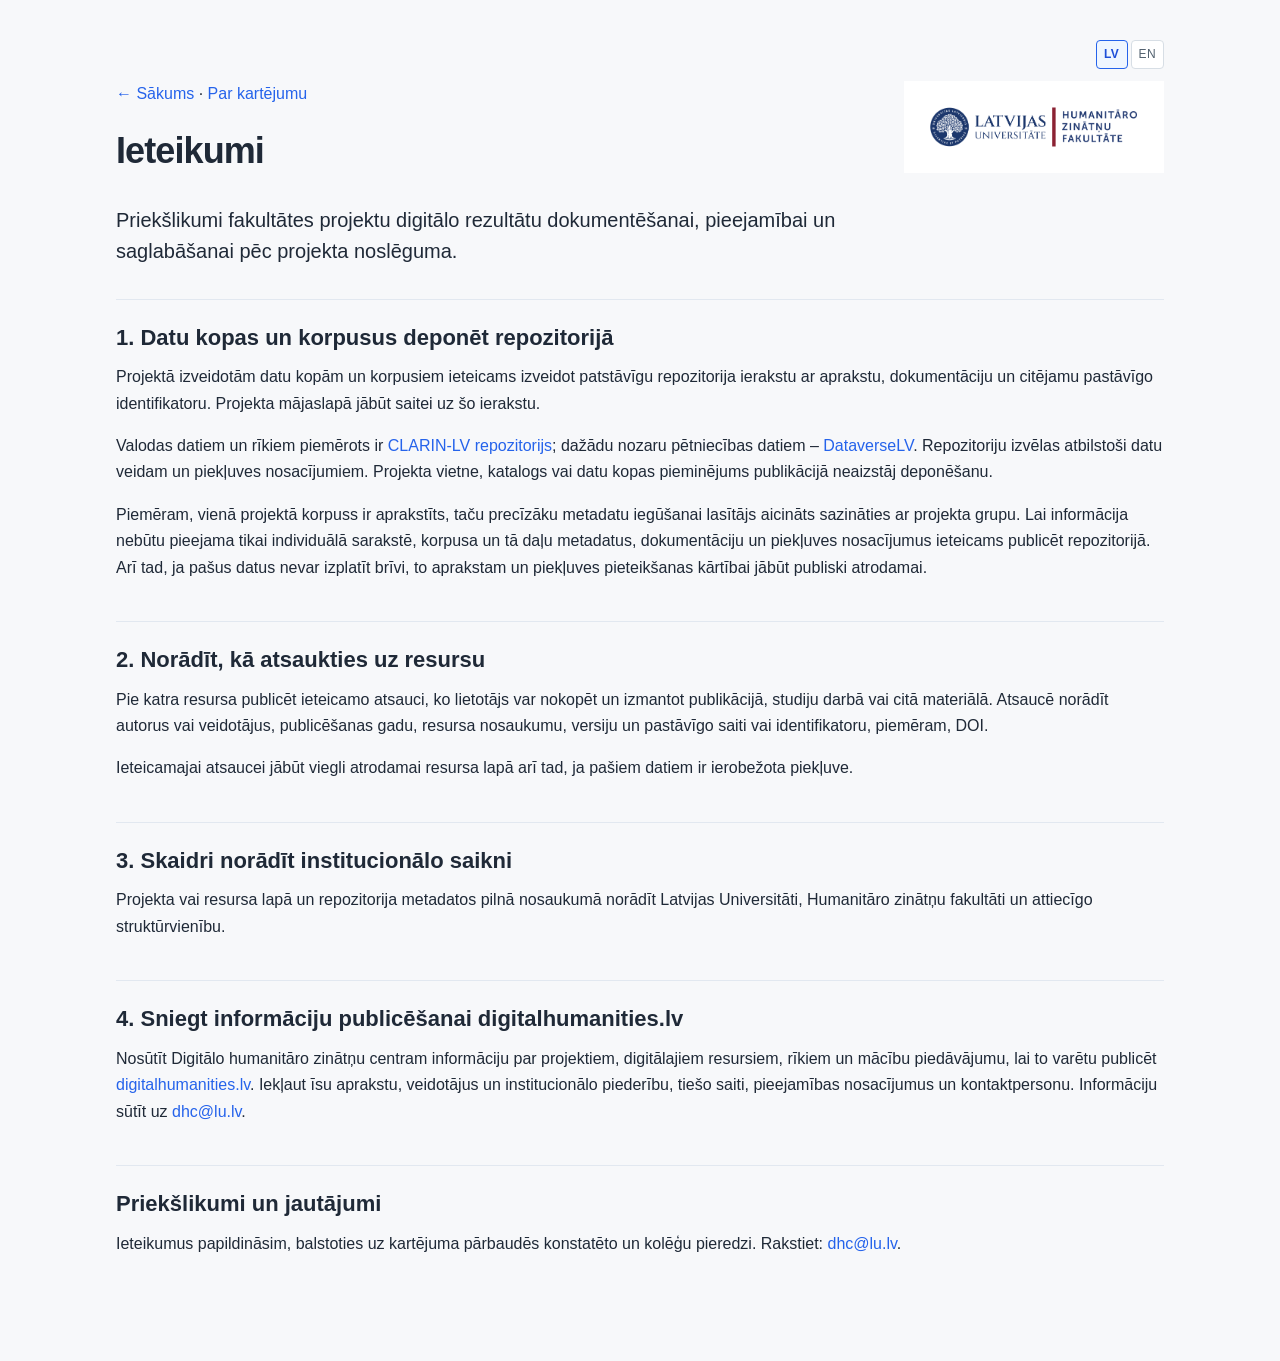
<file: ieteikumi.html>
<!doctype html>
<html lang="lv"><head><meta charset="utf-8"><meta name="viewport" content="width=device-width,initial-scale=1"><title>Ieteikumi – DH kartējums LU HZF</title>
<style>
:root{--ink:#1f2937;--muted:#64748b;--line:#e2e8f0;--blue:#2563eb}*{box-sizing:border-box}body{margin:0;background:#f7f8fa;color:var(--ink);font:16px/1.65 -apple-system,BlinkMacSystemFont,"Segoe UI",Roboto,Arial,sans-serif}main{max-width:1120px;margin:auto;padding:40px 36px 64px}a{color:var(--blue);text-decoration:none}a:hover{text-decoration:underline}a:focus-visible{outline:3px solid #93c5fd;outline-offset:4px}header{display:flex;justify-content:space-between;align-items:flex-start;gap:32px;margin-bottom:32px}header img{width:260px;height:auto;background:#fff;padding:8px}h1{font-size:36px;line-height:1.2;margin:22px 0 0;letter-spacing:-.025em}h2{font-size:22px;line-height:1.3;margin:0 0 12px}p{margin:0 0 16px}.intro{max-width:760px;font-size:20px;line-height:1.55;margin-bottom:32px}.columns{display:grid;grid-template-columns:minmax(0,2fr) minmax(230px,1fr);gap:64px}.section{padding:24px 0;border-top:1px solid var(--line)}.steps{padding-left:22px;margin:0}.steps li{padding-left:6px;margin:0 0 16px}.steps li::marker{color:var(--blue);font-weight:600}.people{list-style:none;margin:0;padding:0}.people li{margin-bottom:8px}.contact{font-size:20px;font-weight:600}.muted{color:var(--muted);font-size:14px}@media(max-width:760px){main{padding:24px 20px 40px}header{flex-direction:column-reverse;gap:20px}header img{width:220px;align-self:flex-end}.columns{grid-template-columns:1fr;gap:0}h1{font-size:30px}.intro{font-size:18px}}
</style>
<script src="assets/external-links.js" defer></script>
<link rel="stylesheet" href="assets/i18n.css">
<script src="assets/translations-en.js"></script>
<script src="assets/i18n.js"></script>
</head><body><main><div class="language-switch" role="navigation" aria-label="Valoda"><a href="?lang=lv" data-language="lv">LV</a><a href="?lang=en" data-language="en">EN</a></div>
<header><div><a href="index.html">← Sākums</a> · <a href="par-kartejumu.html">Par kartējumu</a><h1>Ieteikumi</h1></div><img data-logo-en="assets/HZF_logo_en.png" src="assets/HZF_logo.png" alt="Latvijas Universitātes Humanitāro zinātņu fakultāte"></header>
<p class="intro">Priekšlikumi fakultātes projektu digitālo rezultātu dokumentēšanai, pieejamībai un saglabāšanai pēc projekta noslēguma.</p>
<section class="section"><h2>1. Datu kopas un korpusus deponēt repozitorijā</h2><p>Projektā izveidotām datu kopām un korpusiem ieteicams izveidot patstāvīgu repozitorija ierakstu ar aprakstu, dokumentāciju un citējamu pastāvīgo identifikatoru. Projekta mājaslapā jābūt saitei uz šo ierakstu.</p><p>Valodas datiem un rīkiem piemērots ir <a href="https://repository.clarin.lv/repository/xmlui/page/deposit" target="_blank" rel="noopener">CLARIN-LV repozitorijs</a>; dažādu nozaru pētniecības datiem – <a href="https://dataverse.lv/datu-deponesana/" target="_blank" rel="noopener">DataverseLV</a>. Repozitoriju izvēlas atbilstoši datu veidam un piekļuves nosacījumiem. Projekta vietne, katalogs vai datu kopas pieminējums publikācijā neaizstāj deponēšanu.</p><p>Piemēram, vienā projektā korpuss ir aprakstīts, taču precīzāku metadatu iegūšanai lasītājs aicināts sazināties ar projekta grupu. Lai informācija nebūtu pieejama tikai individuālā sarakstē, korpusa un tā daļu metadatus, dokumentāciju un piekļuves nosacījumus ieteicams publicēt repozitorijā. Arī tad, ja pašus datus nevar izplatīt brīvi, to aprakstam un piekļuves pieteikšanas kārtībai jābūt publiski atrodamai.</p></section>
<section class="section"><h2>2. Norādīt, kā atsaukties uz resursu</h2><p>Pie katra resursa publicēt ieteicamo atsauci, ko lietotājs var nokopēt un izmantot publikācijā, studiju darbā vai citā materiālā. Atsaucē norādīt autorus vai veidotājus, publicēšanas gadu, resursa nosaukumu, versiju un pastāvīgo saiti vai identifikatoru, piemēram, DOI.</p><p>Ieteicamajai atsaucei jābūt viegli atrodamai resursa lapā arī tad, ja pašiem datiem ir ierobežota piekļuve.</p></section>

<section class="section"><h2>3. Skaidri norādīt institucionālo saikni</h2><p>Projekta vai resursa lapā un repozitorija metadatos pilnā nosaukumā norādīt Latvijas Universitāti, Humanitāro zinātņu fakultāti un attiecīgo struktūrvienību.</p></section>

<section class="section"><h2>4. Sniegt informāciju publicēšanai digitalhumanities.lv</h2><p>Nosūtīt Digitālo humanitāro zinātņu centram informāciju par projektiem, digitālajiem resursiem, rīkiem un mācību piedāvājumu, lai to varētu publicēt <a href="https://digitalhumanities.lv/" target="_blank" rel="noopener">digitalhumanities.lv</a>. Iekļaut īsu aprakstu, veidotājus un institucionālo piederību, tiešo saiti, pieejamības nosacījumus un kontaktpersonu. Informāciju sūtīt uz <a href="mailto:dhc@lu.lv">dhc@lu.lv</a>.</p></section>
<section class="section"><h2>Priekšlikumi un jautājumi</h2><p>Ieteikumus papildināsim, balstoties uz kartējuma pārbaudēs konstatēto un kolēģu pieredzi. Rakstiet: <a href="mailto:dhc@lu.lv">dhc@lu.lv</a>.</p></section>
</main></body></html>
</file>
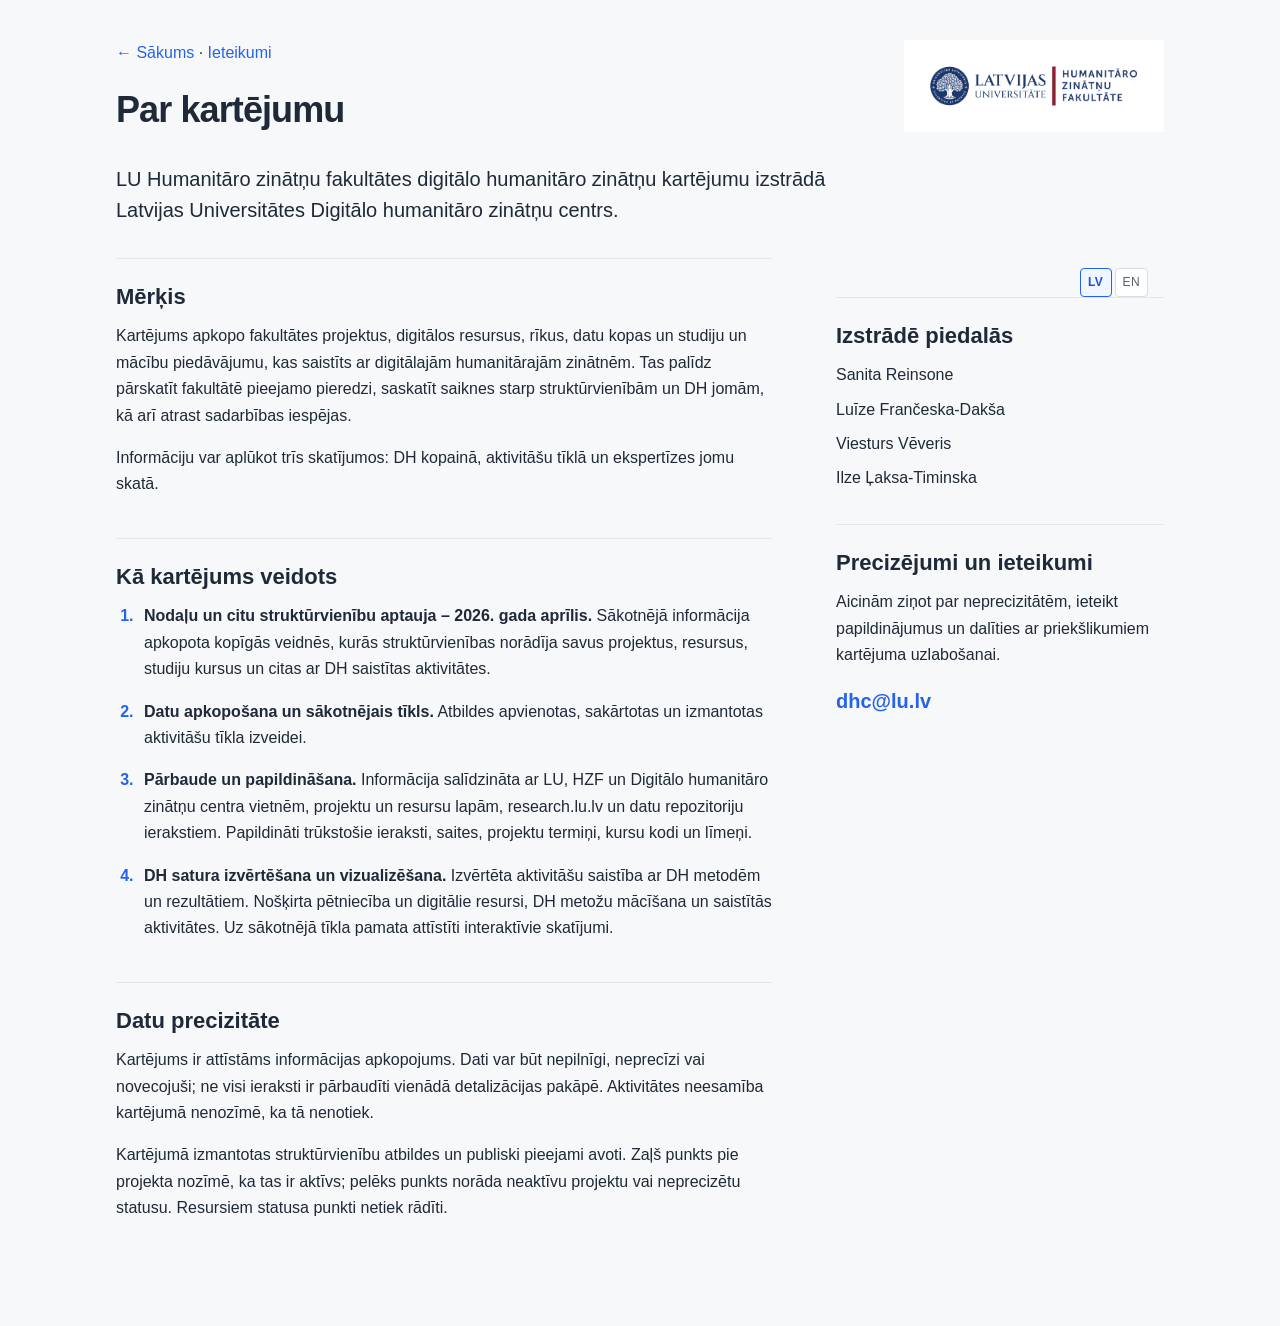
<file: par-kartejumu.html>
<!doctype html>
<html lang="lv">
<head>
<meta charset="utf-8"><meta name="viewport" content="width=device-width,initial-scale=1">
<title>Par kartējumu – DH LU HZF</title>
<style>
:root{--ink:#1f2937;--muted:#64748b;--line:#e2e8f0;--blue:#2563eb}*{box-sizing:border-box}body{margin:0;background:#f7f8fa;color:var(--ink);font:16px/1.65 -apple-system,BlinkMacSystemFont,"Segoe UI",Roboto,Arial,sans-serif}main{max-width:1120px;margin:auto;padding:40px 36px 64px}a{color:var(--blue);text-decoration:none}a:hover{text-decoration:underline}a:focus-visible{outline:3px solid #93c5fd;outline-offset:4px}header{display:flex;justify-content:space-between;align-items:flex-start;gap:32px;margin-bottom:32px}header img{width:260px;height:auto;background:#fff;padding:8px}h1{font-size:36px;line-height:1.2;margin:22px 0 0;letter-spacing:-.025em}h2{font-size:22px;line-height:1.3;margin:0 0 12px}p{margin:0 0 16px}.intro{max-width:760px;font-size:20px;line-height:1.55;margin-bottom:32px}.columns{display:grid;grid-template-columns:minmax(0,2fr) minmax(230px,1fr);gap:64px}.section{padding:24px 0;border-top:1px solid var(--line)}.steps{padding-left:22px;margin:0}.steps li{padding-left:6px;margin:0 0 16px}.steps li::marker{color:var(--blue);font-weight:600}.people{list-style:none;margin:0;padding:0}.people li{margin-bottom:8px}.contact{font-size:20px;font-weight:600}.muted{color:var(--muted);font-size:14px}@media(max-width:760px){main{padding:24px 20px 40px}header{flex-direction:column-reverse;gap:20px}header img{width:220px;align-self:flex-end}.columns{grid-template-columns:1fr;gap:0}h1{font-size:30px}.intro{font-size:18px}}
</style>
<script src="assets/external-links.js" defer></script>
<link rel="stylesheet" href="assets/i18n.css">
<script src="assets/translations-en.js"></script>
<script src="assets/i18n.js"></script>
</head>
<body><main>
<header><div><a href="index.html">← Sākums</a> · <a href="ieteikumi.html">Ieteikumi</a><h1>Par kartējumu</h1></div><img data-logo-en="assets/HZF_logo_en.png" src="assets/HZF_logo.png" alt="Latvijas Universitātes Humanitāro zinātņu fakultāte"></header>
<p class="intro">LU Humanitāro zinātņu fakultātes digitālo humanitāro zinātņu kartējumu izstrādā Latvijas Universitātes Digitālo humanitāro zinātņu centrs.</p>
<div class="columns"><div>
<section class="section"><h2>Mērķis</h2><p>Kartējums apkopo fakultātes projektus, digitālos resursus, rīkus, datu kopas un studiju un mācību piedāvājumu, kas saistīts ar digitālajām humanitārajām zinātnēm. Tas palīdz pārskatīt fakultātē pieejamo pieredzi, saskatīt saiknes starp struktūrvienībām un DH jomām, kā arī atrast sadarbības iespējas.</p><p>Informāciju var aplūkot trīs skatījumos: DH kopainā, aktivitāšu tīklā un ekspertīzes jomu skatā.</p></section>
<section class="section"><h2>Kā kartējums veidots</h2><ol class="steps"><li><strong>Nodaļu un citu struktūrvienību aptauja – 2026. gada aprīlis.</strong> Sākotnējā informācija apkopota kopīgās veidnēs, kurās struktūrvienības norādīja savus projektus, resursus, studiju kursus un citas ar DH saistītas aktivitātes.</li><li><strong>Datu apkopošana un sākotnējais tīkls.</strong> Atbildes apvienotas, sakārtotas un izmantotas aktivitāšu tīkla izveidei.</li><li><strong>Pārbaude un papildināšana.</strong> Informācija salīdzināta ar LU, HZF un Digitālo humanitāro zinātņu centra vietnēm, projektu un resursu lapām, research.lu.lv un datu repozitoriju ierakstiem. Papildināti trūkstošie ieraksti, saites, projektu termiņi, kursu kodi un līmeņi.</li><li><strong>DH satura izvērtēšana un vizualizēšana.</strong> Izvērtēta aktivitāšu saistība ar DH metodēm un rezultātiem. Nošķirta pētniecība un digitālie resursi, DH metožu mācīšana un saistītās aktivitātes. Uz sākotnējā tīkla pamata attīstīti interaktīvie skatījumi.</li></ol></section>
<section class="section"><h2>Datu precizitāte</h2><p>Kartējums ir attīstāms informācijas apkopojums. Dati var būt nepilnīgi, neprecīzi vai novecojuši; ne visi ieraksti ir pārbaudīti vienādā detalizācijas pakāpē. Aktivitātes neesamība kartējumā nenozīmē, ka tā nenotiek.</p><p>Kartējumā izmantotas struktūrvienību atbildes un publiski pieejami avoti. Zaļš punkts pie projekta nozīmē, ka tas ir aktīvs; pelēks punkts norāda neaktīvu projektu vai neprecizētu statusu. Resursiem statusa punkti netiek rādīti.</p></section>
</div><aside><div class="language-switch" role="navigation" aria-label="Valoda"><a href="?lang=lv" data-language="lv">LV</a><a href="?lang=en" data-language="en">EN</a></div>
<section class="section"><h2>Izstrādē piedalās</h2><ul class="people"><li>Sanita Reinsone</li><li>Luīze Frančeska-Dakša</li><li>Viesturs Vēveris</li><li>Ilze Ļaksa-Timinska</li></ul></section>
<section class="section"><h2>Precizējumi un ieteikumi</h2><p>Aicinām ziņot par neprecizitātēm, ieteikt papildinājumus un dalīties ar priekšlikumiem kartējuma uzlabošanai.</p><a class="contact" href="mailto:dhc@lu.lv">dhc@lu.lv</a></section>
</aside></div>
</main></body></html>
</file>
<file: assets/i18n.css>
.language-switch{display:flex;justify-content:flex-end;align-items:center;gap:3px;padding:10px 16px 0;font:12px/1.4 -apple-system,BlinkMacSystemFont,"Segoe UI",sans-serif;flex-shrink:0}
.language-switch a,.language-switch a:visited{display:inline-block;min-width:32px;padding:5px 7px;border:1px solid #d7dee5;border-radius:4px;color:#52616f;background:#fff;text-align:center;text-decoration:none;letter-spacing:.03em}
.language-switch a[aria-current="true"]{color:#1d4ed8;border-color:#2563eb;background:#eff6ff;font-weight:650}
.language-switch a:hover{border-color:#2563eb}.language-switch a:focus-visible{outline:2px solid #2563eb;outline-offset:3px}
main>.language-switch{padding:0 0 12px}html[lang="en"] #sidebar h1,html[lang="en"] aside h1{overflow-wrap:anywhere}
@media print{.language-switch{display:none}}
</file>
